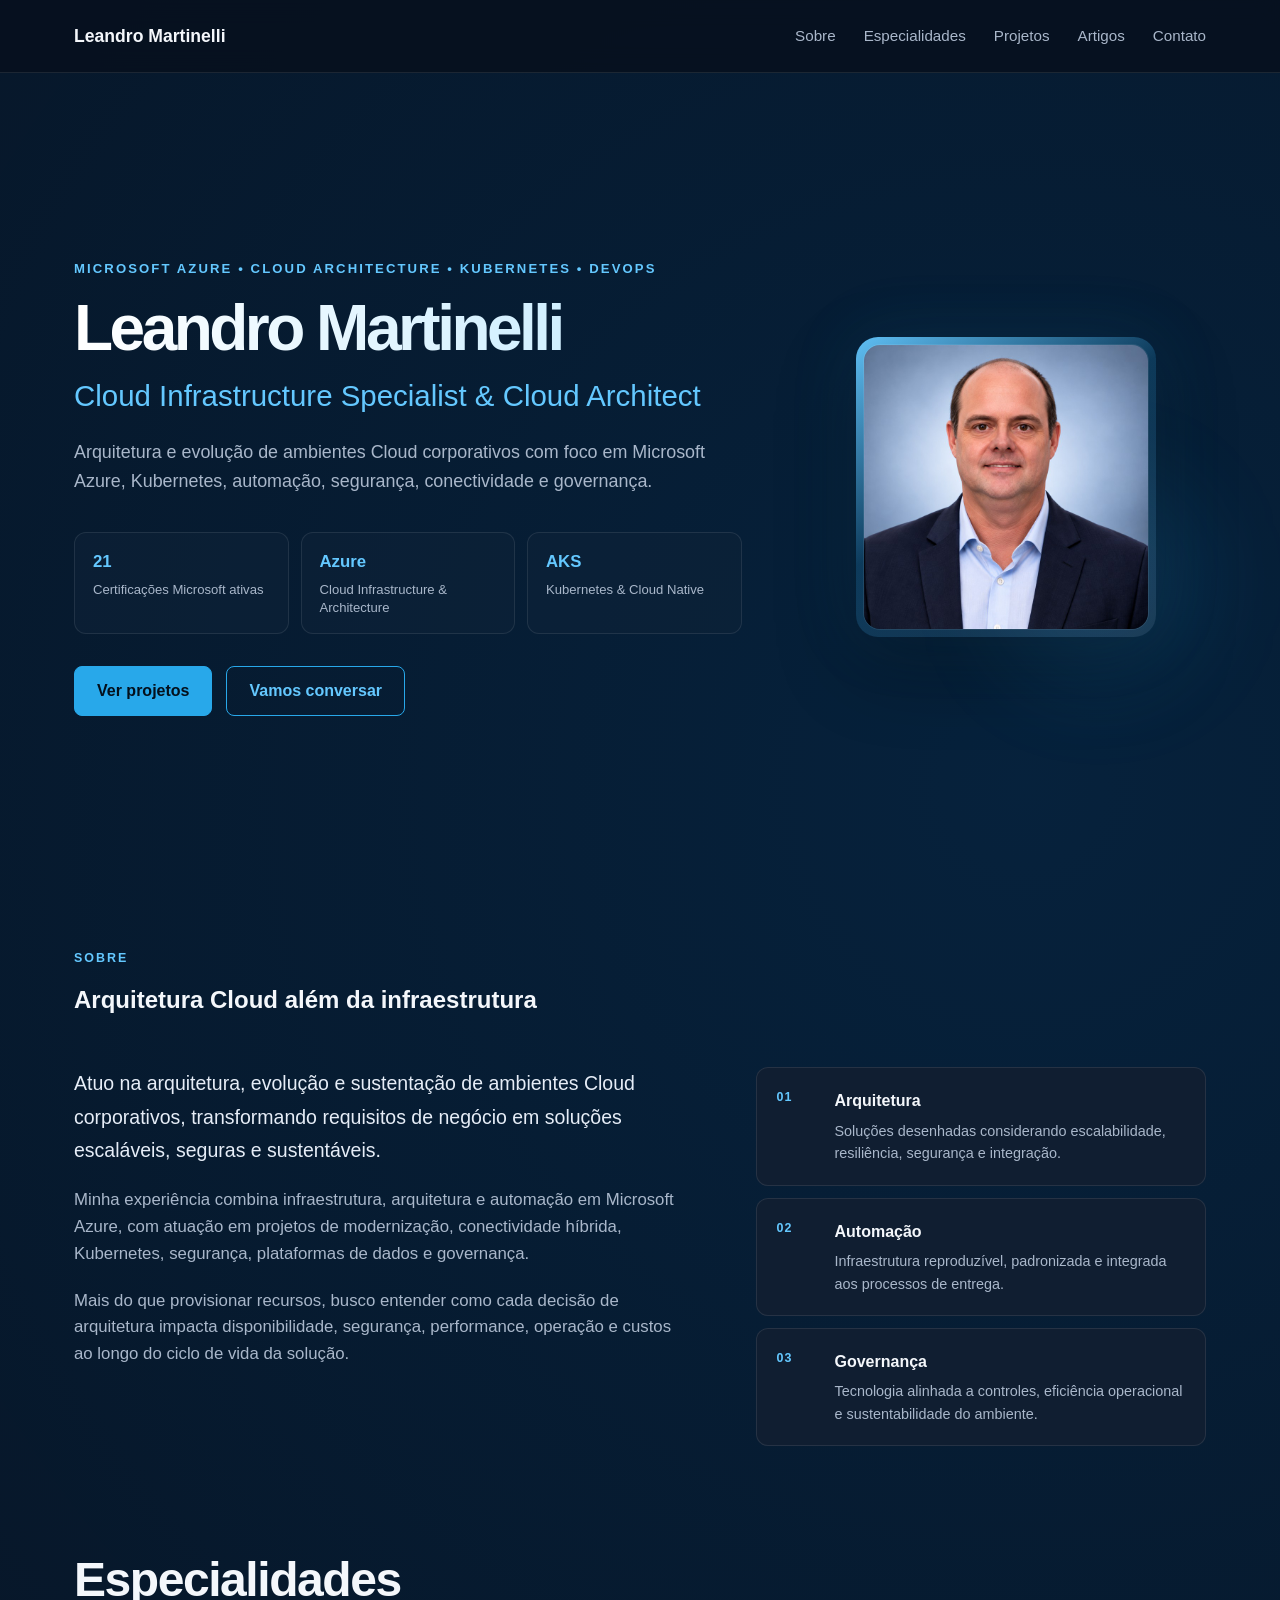
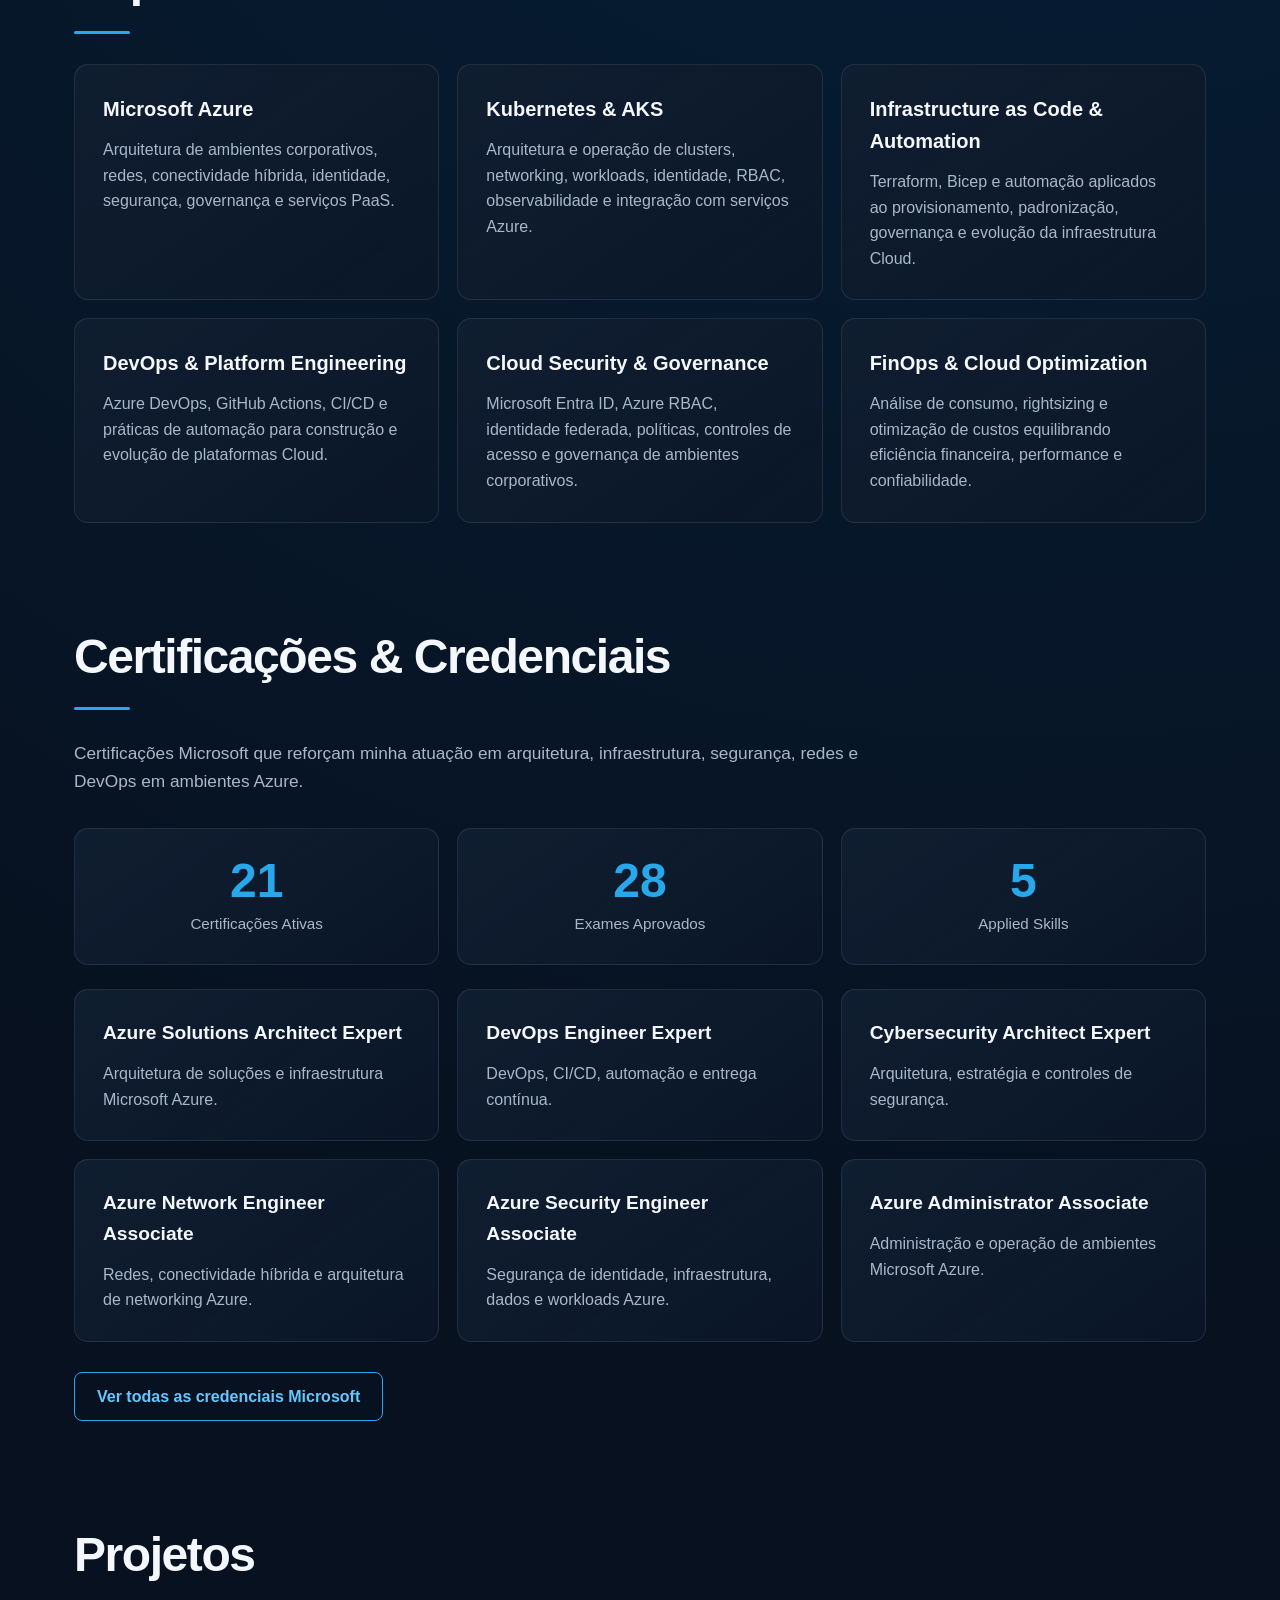
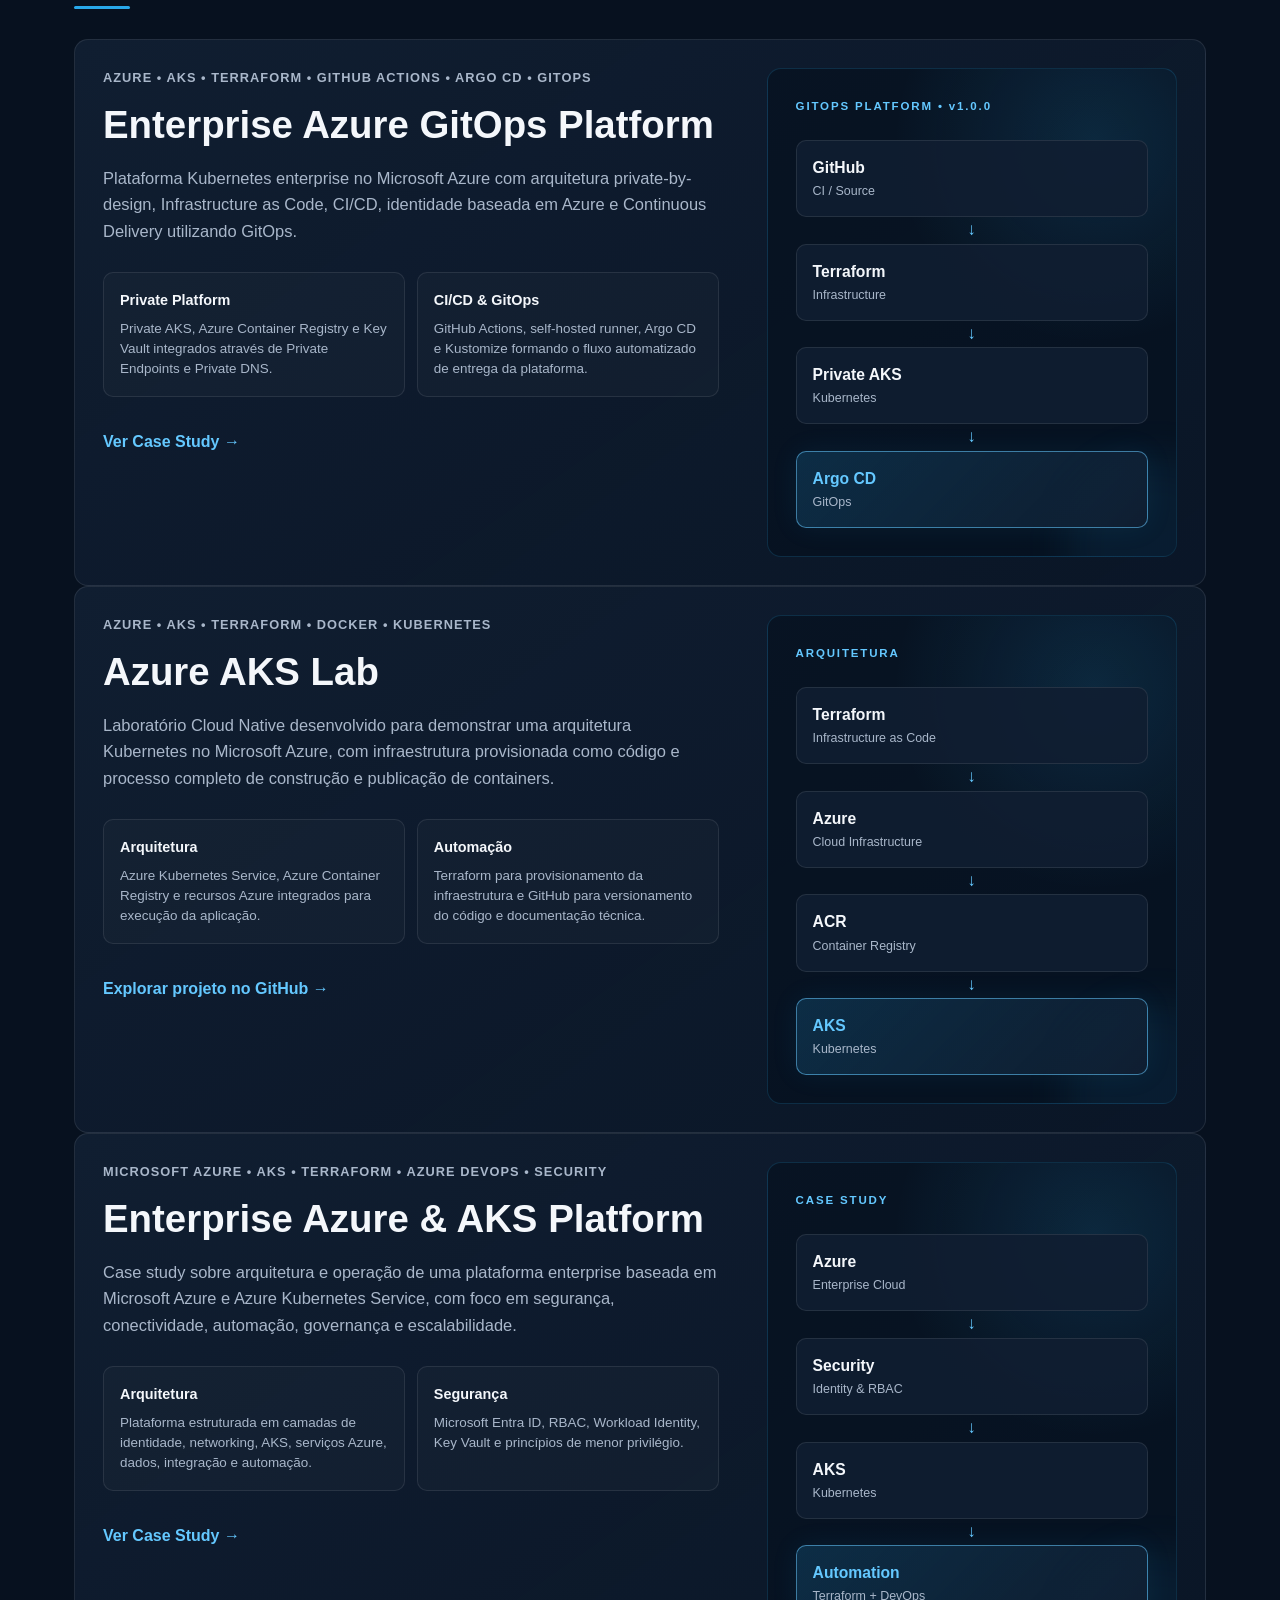
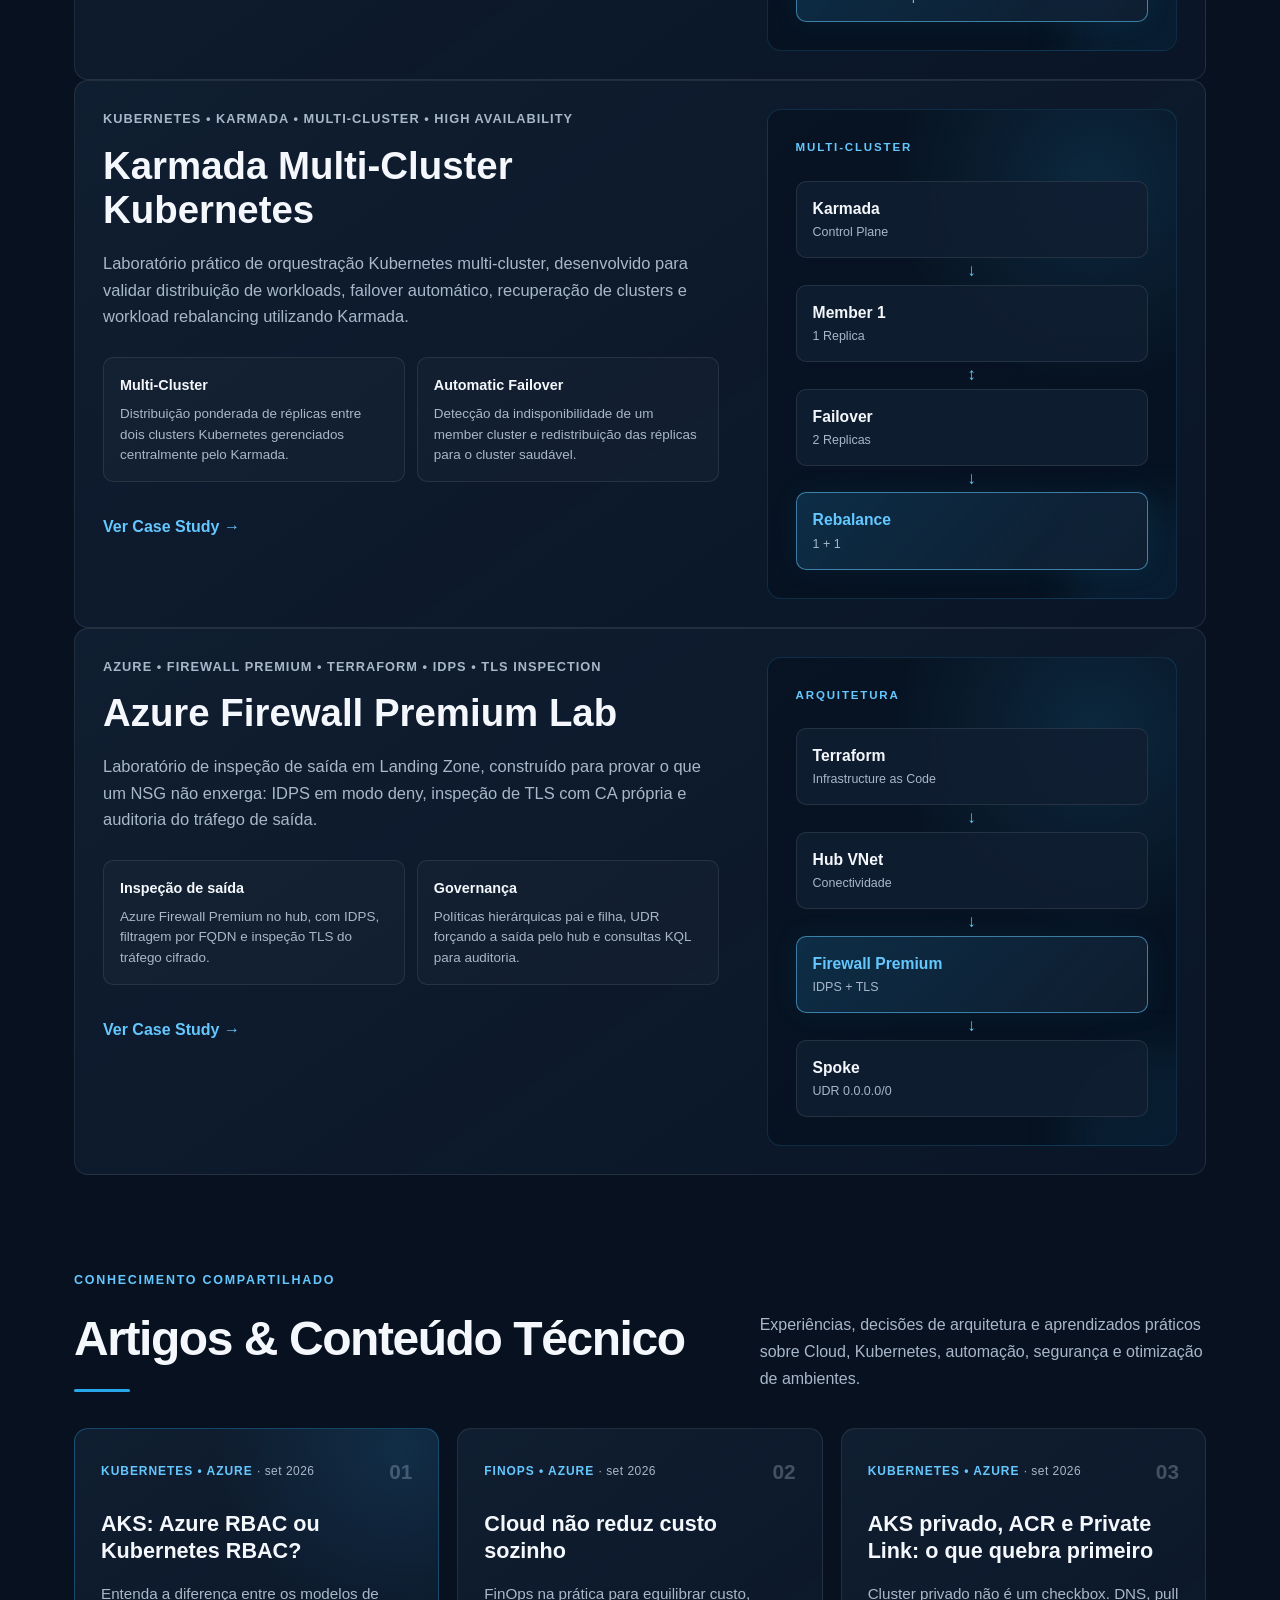
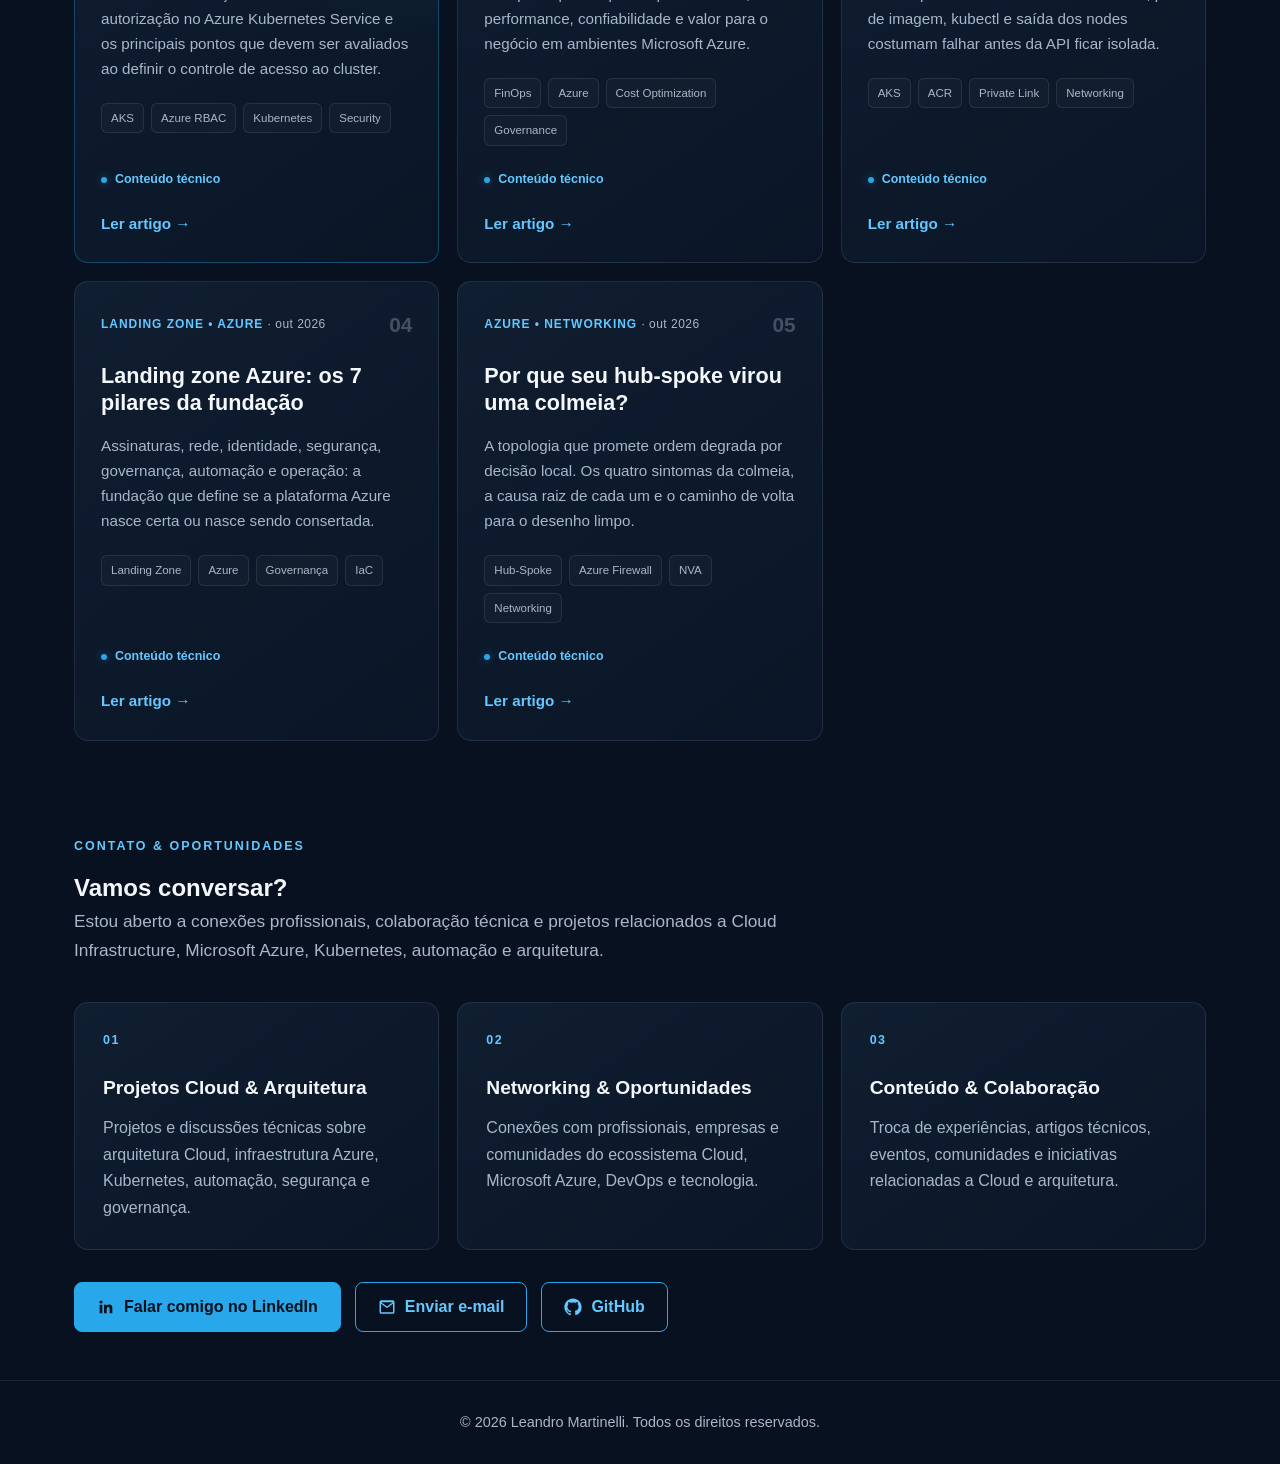
<file: index.html>
<!DOCTYPE html>
<html lang="pt-BR">
<head>
  <meta charset="UTF-8">
  <meta name="viewport" content="width=device-width, initial-scale=1.0">

  <title>Leandro Martinelli | Cloud Infrastructure & Architecture</title>

  <meta
    name="description"
    content="Portfólio profissional de Leandro Martinelli sobre Cloud Infrastructure, Microsoft Azure, Kubernetes, Terraform, DevOps e Cloud Architecture."
  >

  <link rel="canonical" href="https://leandromartinelli.com.br/">

  <meta property="og:type" content="website">
  <meta property="og:locale" content="pt_BR">
  <meta property="og:site_name" content="Leandro Martinelli">
  <meta property="og:title" content="Leandro Martinelli | Cloud Infrastructure & Architecture">
  <meta
    property="og:description"
    content="Cloud Infrastructure, Microsoft Azure, Kubernetes, Terraform, DevOps, segurança e arquitetura de ambientes corporativos."
  >
  <meta property="og:url" content="https://leandromartinelli.com.br/">

  <meta name="twitter:card" content="summary_large_image">
  <meta name="twitter:title" content="Leandro Martinelli | Cloud Infrastructure & Architecture">
  <meta
    name="twitter:description"
    content="Cloud Infrastructure, Microsoft Azure, Kubernetes, Terraform, DevOps, segurança e arquitetura de ambientes corporativos."
  >

  <script type="application/ld+json">
  {
    "@context": "https://schema.org",
    "@type": "Person",
    "name": "Leandro Martinelli",
    "url": "https://leandromartinelli.com.br/",
    "jobTitle": "Cloud Infrastructure Specialist",
    "sameAs": [
      "https://www.linkedin.com/in/leandro-martinelli/",
      "https://github.com/leandromartinelli-cloud"
    ],
    "knowsAbout": [
      "Cloud Infrastructure",
      "Cloud Architecture",
      "Microsoft Azure",
      "Kubernetes",
      "Azure Kubernetes Service (AKS)",
      "Terraform",
      "DevOps",
      "Cloud Security",
      "FinOps"
    ]
  }
  </script>
  <link rel="stylesheet" href="styles.css?v=20261029">
  <link rel="icon" type="image/png" href="assets/images/favicon.png">
</head>

<body>

  <header>
    <nav>
      <a href="#inicio">Leandro Martinelli</a>

      <button
          class="nav-toggle"
          type="button"
          aria-label="Abrir menu"
          aria-expanded="false"
          aria-controls="nav-menu"
        >
          <span class="nav-toggle-icon"></span>
        </button>
<div id="nav-menu">
        <a href="#sobre">Sobre</a>
        <a href="#especialidades">Especialidades</a>
        <a href="#projetos">Projetos</a>
        <a href="#artigos">Artigos</a>
        <a href="#contato">Contato</a>
      </div>
    </nav>
  </header>

  <main>

    <section id="inicio">
      <div class="hero-content">
        <p class="hero-eyebrow">
          Microsoft Azure • Cloud Architecture • Kubernetes • DevOps
        </p>

        <h1>Leandro Martinelli</h1>

        <h2>Cloud Infrastructure Specialist & Cloud Architect</h2>

        <p class="hero-description">
          Arquitetura e evolução de ambientes Cloud corporativos com foco em
          Microsoft Azure, Kubernetes, automação, segurança, conectividade
          e governança.
        </p>

        <div class="hero-highlights">
          <div>
            <strong>21</strong>
            <span>Certificações Microsoft ativas</span>
          </div>

          <div>
            <strong>Azure</strong>
            <span>Cloud Infrastructure & Architecture</span>
          </div>

          <div>
            <strong>AKS</strong>
            <span>Kubernetes & Cloud Native</span>
          </div>
        </div>

        <div class="hero-actions">
          <a href="#projetos" class="button button-primary">
            Ver projetos
          </a>

          <a href="#contato" class="button button-secondary">
            Vamos conversar
          </a>
        </div>
      </div>

      <div class="hero-profile">
        <div class="hero-photo-wrapper">
          <img
            src="assets/images/leandro-martinelli-profile.jpg"
            alt="Foto profissional de Leandro Martinelli"
            class="hero-photo"
            width="800"
            height="800"
          >
        </div>
      </div>
    </section>

    <section id="sobre">
      <div class="about-header">
        <p class="about-eyebrow">SOBRE</p>
        <h2>Arquitetura Cloud além da infraestrutura</h2>
      </div>

      <div class="about-grid">
        <div class="about-main">
          <p class="about-lead">
            Atuo na arquitetura, evolução e sustentação de ambientes Cloud
            corporativos, transformando requisitos de negócio em soluções
            escaláveis, seguras e sustentáveis.
          </p>

          <p>
            Minha experiência combina infraestrutura, arquitetura e automação
            em Microsoft Azure, com atuação em projetos de modernização,
            conectividade híbrida, Kubernetes, segurança, plataformas de dados
            e governança.
          </p>

          <p>
            Mais do que provisionar recursos, busco entender como cada decisão
            de arquitetura impacta disponibilidade, segurança, performance,
            operação e custos ao longo do ciclo de vida da solução.
          </p>
        </div>

        <div class="about-principles">
          <article>
            <span>01</span>
            <div>
              <h3>Arquitetura</h3>
              <p>
                Soluções desenhadas considerando escalabilidade,
                resiliência, segurança e integração.
              </p>
            </div>
          </article>

          <article>
            <span>02</span>
            <div>
              <h3>Automação</h3>
              <p>
                Infraestrutura reproduzível, padronizada e integrada
                aos processos de entrega.
              </p>
            </div>
          </article>

          <article>
            <span>03</span>
            <div>
              <h3>Governança</h3>
              <p>
                Tecnologia alinhada a controles, eficiência operacional
                e sustentabilidade do ambiente.
              </p>
            </div>
          </article>
        </div>
      </div>
    </section>

    <section id="especialidades">
      <h2>Especialidades</h2>

      <div>
        <article>
          <h3>Microsoft Azure</h3>
          <p>
            Arquitetura de ambientes corporativos, redes, conectividade híbrida,
            identidade, segurança, governança e serviços PaaS.
          </p>
        </article>

        <article>
          <h3>Kubernetes & AKS</h3>
          <p>
            Arquitetura e operação de clusters, networking, workloads,
            identidade, RBAC, observabilidade e integração com serviços Azure.
          </p>
        </article>

        <article>
          <h3>Infrastructure as Code & Automation</h3>
          <p>
            Terraform, Bicep e automação aplicados ao provisionamento,
            padronização, governança e evolução da infraestrutura Cloud.
          </p>
        </article>

        <article>
          <h3>DevOps & Platform Engineering</h3>
          <p>
            Azure DevOps, GitHub Actions, CI/CD e práticas de automação
            para construção e evolução de plataformas Cloud.
          </p>
        </article>

        <article>
          <h3>Cloud Security & Governance</h3>
          <p>
            Microsoft Entra ID, Azure RBAC, identidade federada, políticas,
            controles de acesso e governança de ambientes corporativos.
          </p>
        </article>

        <article>
          <h3>FinOps & Cloud Optimization</h3>
          <p>
            Análise de consumo, rightsizing e otimização de custos equilibrando
            eficiência financeira, performance e confiabilidade.
          </p>
        </article>
      </div>
    </section>

    <section id="certificacoes">
      <h2>Certificações & Credenciais</h2>

      <p class="certifications-intro">
        Certificações Microsoft que reforçam minha atuação em arquitetura,
        infraestrutura, segurança, redes e DevOps em ambientes Azure.
      </p>

      <div class="credentials-summary">
        <div>
          <strong>21</strong>
          <span>Certificações Ativas</span>
        </div>

        <div>
          <strong>28</strong>
          <span>Exames Aprovados</span>
        </div>

        <div>
          <strong>5</strong>
          <span>Applied Skills</span>
        </div>
      </div>

      <div class="certifications-grid">
        <article>
          <h3>Azure Solutions Architect Expert</h3>
          <p>Arquitetura de soluções e infraestrutura Microsoft Azure.</p>
        </article>

        <article>
          <h3>DevOps Engineer Expert</h3>
          <p>DevOps, CI/CD, automação e entrega contínua.</p>
        </article>

        <article>
          <h3>Cybersecurity Architect Expert</h3>
          <p>Arquitetura, estratégia e controles de segurança.</p>
        </article>

        <article>
          <h3>Azure Network Engineer Associate</h3>
          <p>Redes, conectividade híbrida e arquitetura de networking Azure.</p>
        </article>

        <article>
          <h3>Azure Security Engineer Associate</h3>
          <p>Segurança de identidade, infraestrutura, dados e workloads Azure.</p>
        </article>

        <article>
          <h3>Azure Administrator Associate</h3>
          <p>Administração e operação de ambientes Microsoft Azure.</p>
        </article>
      </div>

      <div class="certifications-actions">
        <a
          href="https://learn.microsoft.com/pt-br/users/leandromartinelli/transcript/dgg94c542e8r401"
          class="button button-secondary"
          target="_blank"
          rel="noopener noreferrer"
        >
          Ver todas as credenciais Microsoft
        </a>
      </div>
    </section>

        <section id="projetos">
      <h2>Projetos</h2>

      <article class="project-card">
        <div class="project-content">
          <p class="project-tech">
            Azure • AKS • Terraform • GitHub Actions • Argo CD • GitOps
          </p>

          <h3>Enterprise Azure GitOps Platform</h3>

          <p class="project-description">
            Plataforma Kubernetes enterprise no Microsoft Azure com arquitetura
            private-by-design, Infrastructure as Code, CI/CD, identidade baseada
            em Azure e Continuous Delivery utilizando GitOps.
          </p>

          <div class="project-highlights">
            <div>
              <strong>Private Platform</strong>
              <span>
                Private AKS, Azure Container Registry e Key Vault integrados
                através de Private Endpoints e Private DNS.
              </span>
            </div>

            

            <div>
              <strong>CI/CD &amp; GitOps</strong>
              <span>
                GitHub Actions, self-hosted runner, Argo CD e Kustomize
                formando o fluxo automatizado de entrega da plataforma.
              </span>
            </div>
          </div>

          <a
            class="project-link"
            href="cases/enterprise-azure-gitops-platform.html"
          >
            Ver Case Study →
          </a>
        </div>

        <div
          class="project-architecture"
          aria-label="Arquitetura da Enterprise Azure GitOps Platform"
        >
          <span class="architecture-label">GITOPS PLATFORM • v1.0.0</span>

          <div class="architecture-flow">
            <div class="architecture-node">
              <strong>GitHub</strong>
              <span>CI / Source</span>
            </div>

            <span class="architecture-arrow">→</span>

            <div class="architecture-node">
              <strong>Terraform</strong>
              <span>Infrastructure</span>
            </div>

            <span class="architecture-arrow">→</span>

            <div class="architecture-node">
              <strong>Private AKS</strong>
              <span>Kubernetes</span>
            </div>

            <span class="architecture-arrow">→</span>

            <div class="architecture-node architecture-node-primary">
              <strong>Argo CD</strong>
              <span>GitOps</span>
            </div>
          </div>
        </div>
      </article>
      <article class="project-card">
        <div class="project-content">
          <p class="project-tech">
            Azure • AKS • Terraform • Docker • Kubernetes
          </p>

          <h3>Azure AKS Lab</h3>

          <p class="project-description">
            Laboratório Cloud Native desenvolvido para demonstrar uma arquitetura
            Kubernetes no Microsoft Azure, com infraestrutura provisionada como
            código e processo completo de construção e publicação de containers.
          </p>

          <div class="project-highlights">
            

            <div>
              <strong>Arquitetura</strong>
              <span>
                Azure Kubernetes Service, Azure Container Registry e recursos
                Azure integrados para execução da aplicação.
              </span>
            </div>

            <div>
              <strong>Automação</strong>
              <span>
                Terraform para provisionamento da infraestrutura e GitHub
                para versionamento do código e documentação técnica.
              </span>
            </div>
          </div>

          <a
            class="project-link"
            href="https://github.com/leandromartinelli-cloud/azure-aks-lab"
            target="_blank"
            rel="noopener noreferrer"
          >
            Explorar projeto no GitHub →
          </a>
        </div>

        <div class="project-architecture" aria-label="Arquitetura do Azure AKS Lab">
          <span class="architecture-label">ARQUITETURA</span>

          <div class="architecture-flow">
            <div class="architecture-node">
              <strong>Terraform</strong>
              <span>Infrastructure as Code</span>
            </div>

            <span class="architecture-arrow">→</span>

            <div class="architecture-node">
              <strong>Azure</strong>
              <span>Cloud Infrastructure</span>
            </div>

            <span class="architecture-arrow">→</span>

            <div class="architecture-node">
              <strong>ACR</strong>
              <span>Container Registry</span>
            </div>

            <span class="architecture-arrow">→</span>

            <div class="architecture-node architecture-node-primary">
              <strong>AKS</strong>
              <span>Kubernetes</span>
            </div>
          </div>
        </div>
      </article>
      <article class="project-card">
        <div class="project-content">
          <p class="project-tech">
            Microsoft Azure • AKS • Terraform • Azure DevOps • Security
          </p>

          <h3>Enterprise Azure & AKS Platform</h3>

          <p class="project-description">
            Case study sobre arquitetura e operação de uma plataforma enterprise
            baseada em Microsoft Azure e Azure Kubernetes Service, com foco em
            segurança, conectividade, automação, governança e escalabilidade.
          </p>

          <div class="project-highlights">
            <div>
              <strong>Arquitetura</strong>
              <span>
                Plataforma estruturada em camadas de identidade, networking,
                AKS, serviços Azure, dados, integração e automação.
              </span>
            </div>

            <div>
              <strong>Segurança</strong>
              <span>
                Microsoft Entra ID, RBAC, Workload Identity, Key Vault e
                princípios de menor privilégio.
              </span>
            </div>

            
          </div>

          <a
            class="project-link"
            href="cases/enterprise-azure-aks-platform.html"
          >
            Ver Case Study →
          </a>
        </div>

        <div
          class="project-architecture"
          aria-label="Arquitetura da Enterprise Azure and AKS Platform"
        >
          <span class="architecture-label">CASE STUDY</span>

          <div class="architecture-flow">
            <div class="architecture-node">
              <strong>Azure</strong>
              <span>Enterprise Cloud</span>
            </div>

            <span class="architecture-arrow">→</span>

            <div class="architecture-node">
              <strong>Security</strong>
              <span>Identity & RBAC</span>
            </div>

            <span class="architecture-arrow">→</span>

            <div class="architecture-node">
              <strong>AKS</strong>
              <span>Kubernetes</span>
            </div>

            <span class="architecture-arrow">→</span>

            <div class="architecture-node architecture-node-primary">
              <strong>Automation</strong>
              <span>Terraform + DevOps</span>
            </div>
          </div>
        </div>
      </article>

      <article class="project-card">
        <div class="project-content">
          <p class="project-tech">
            Kubernetes • Karmada • Multi-Cluster • High Availability
          </p>

          <h3>Karmada Multi-Cluster Kubernetes</h3>

          <p class="project-description">
            Laboratório prático de orquestração Kubernetes multi-cluster,
            desenvolvido para validar distribuição de workloads, failover
            automático, recuperação de clusters e workload rebalancing
            utilizando Karmada.
          </p>

          <div class="project-highlights">
            <div>
              <strong>Multi-Cluster</strong>
              <span>
                Distribuição ponderada de réplicas entre dois clusters
                Kubernetes gerenciados centralmente pelo Karmada.
              </span>
            </div>

            <div>
              <strong>Automatic Failover</strong>
              <span>
                Detecção da indisponibilidade de um member cluster e
                redistribuição das réplicas para o cluster saudável.
              </span>
            </div>

            
          </div>

          <a
            class="project-link"
            href="cases/karmada-multicluster.html"
          >
            Ver Case Study →
          </a>
        </div>

        <div
          class="project-architecture"
          aria-label="Arquitetura Kubernetes Multi-Cluster com Karmada"
        >
          <span class="architecture-label">MULTI-CLUSTER</span>

          <div class="architecture-flow">
            <div class="architecture-node">
              <strong>Karmada</strong>
              <span>Control Plane</span>
            </div>

            <span class="architecture-arrow">→</span>

            <div class="architecture-node">
              <strong>Member 1</strong>
              <span>1 Replica</span>
            </div>

            <span class="architecture-arrow">↔</span>

            <div class="architecture-node">
              <strong>Failover</strong>
              <span>2 Replicas</span>
            </div>

            <span class="architecture-arrow">→</span>

            <div class="architecture-node architecture-node-primary">
              <strong>Rebalance</strong>
              <span>1 + 1</span>
            </div>
          </div>
        </div>
      </article>
    
      <article class="project-card">
        <div class="project-content">
          <p class="project-tech">
            Azure • Firewall Premium • Terraform • IDPS • TLS Inspection
          </p>

          <h3>Azure Firewall Premium Lab</h3>

          <p class="project-description">
            Laboratório de inspeção de saída em Landing Zone, construído para
            provar o que um NSG não enxerga: IDPS em modo deny, inspeção de TLS
            com CA própria e auditoria do tráfego de saída.
          </p>

          <div class="project-highlights">
            <div>
              <strong>Inspeção de saída</strong>
              <span>
                Azure Firewall Premium no hub, com IDPS, filtragem por FQDN e
                inspeção TLS do tráfego cifrado.
              </span>
            </div>

            <div>
              <strong>Governança</strong>
              <span>
                Políticas hierárquicas pai e filha, UDR forçando a saída pelo
                hub e consultas KQL para auditoria.
              </span>
            </div>
          </div>

          <a
            class="project-link"
            href="cases/azure-firewall-premium-lab.html"
          >
            Ver Case Study →
          </a>
        </div>

        <div class="project-architecture" aria-label="Arquitetura do Azure Firewall Premium Lab">
          <span class="architecture-label">ARQUITETURA</span>

          <div class="architecture-flow">
            <div class="architecture-node">
              <strong>Terraform</strong>
              <span>Infrastructure as Code</span>
            </div>

            <span class="architecture-arrow">→</span>

            <div class="architecture-node">
              <strong>Hub VNet</strong>
              <span>Conectividade</span>
            </div>

            <span class="architecture-arrow">→</span>

            <div class="architecture-node architecture-node-primary">
              <strong>Firewall Premium</strong>
              <span>IDPS + TLS</span>
            </div>

            <span class="architecture-arrow">→</span>

            <div class="architecture-node">
              <strong>Spoke</strong>
              <span>UDR 0.0.0.0/0</span>
            </div>
          </div>
        </div>
      </article></section>

    <section id="artigos">
      <div class="content-header">
        <div>
          <p class="content-eyebrow">CONHECIMENTO COMPARTILHADO</p>
          <h2>Artigos & Conteúdo Técnico</h2>
        </div>

        <p class="content-intro">
          Experiências, decisões de arquitetura e aprendizados práticos sobre
          Cloud, Kubernetes, automação, segurança e otimização de ambientes.
        </p>
      </div>

      <div class="content-grid">
        <article class="content-card content-card-featured">
          <div class="content-card-top">
            <span class="content-category">Kubernetes • Azure <em class="content-date">· set 2026</em></span>
            <span class="content-number">01</span>
          </div>

          <h3>AKS: Azure RBAC ou Kubernetes RBAC?</h3>

          <p>
            Entenda a diferença entre os modelos de autorização no Azure
            Kubernetes Service e os principais pontos que devem ser avaliados
            ao definir o controle de acesso ao cluster.
          </p>

          <div class="content-tags">
            <span>AKS</span>
            <span>Azure RBAC</span>
            <span>Kubernetes</span>
            <span>Security</span>
          </div>

          <span class="content-status">Conteúdo técnico</span>
          <a
            class="content-link"
            href="artigos/aks-azure-rbac-vs-kubernetes-rbac.html"
          >
            Ler artigo →
          </a>
        </article>

        <article class="content-card">
          <div class="content-card-top">
            <span class="content-category">FinOps • Azure <em class="content-date">· set 2026</em></span>
            <span class="content-number">02</span>
          </div>

          <h3>Cloud não reduz custo sozinho</h3>

          <p>
            FinOps na prática para equilibrar custo, performance, confiabilidade
            e valor para o negócio em ambientes Microsoft Azure.
          </p>

          <div class="content-tags">
            <span>FinOps</span>
            <span>Azure</span>
            <span>Cost Optimization</span>
            <span>Governance</span>
          </div>

          <span class="content-status">Conteúdo técnico</span>

          <a
            class="content-link"
            href="artigos/finops-azure-otimizacao-custos.html"
          >
            Ler artigo →
          </a>
        </article>

        <article class="content-card">
          <div class="content-card-top">
            <span class="content-category">Kubernetes • Azure <em class="content-date">· set 2026</em></span>
            <span class="content-number">03</span>
          </div>

          <h3>AKS privado, ACR e Private Link: o que quebra primeiro</h3>

          <p>
            Cluster privado não é um checkbox. DNS, pull de imagem, kubectl
            e saída dos nodes costumam falhar antes da API ficar isolada.
          </p>

          <div class="content-tags">
            <span>AKS</span>
            <span>ACR</span>
            <span>Private Link</span>
            <span>Networking</span>
          </div>

          <span class="content-status">Conteúdo técnico</span>

          <a
            class="content-link"
            href="artigos/aks-privado-acr-private-link.html"
          >
            Ler artigo →
          </a>
        </article>
        <article class="content-card">
          <div class="content-card-top">
            <span class="content-category">Landing Zone • Azure <em class="content-date">· out 2026</em></span>
            <span class="content-number">04</span>
          </div>

          <h3>Landing zone Azure: os 7 pilares da fundação</h3>

          <p>
            Assinaturas, rede, identidade, segurança, governança, automação
            e operação: a fundação que define se a plataforma Azure nasce
            certa ou nasce sendo consertada.
          </p>

          <div class="content-tags">
            <span>Landing Zone</span>
            <span>Azure</span>
            <span>Governança</span>
            <span>IaC</span>
          </div>

          <span class="content-status">Conteúdo técnico</span>

          <a
            class="content-link"
            href="artigos/landing-zone-azure-7-pilares.html"
          >
            Ler artigo →
          </a>
        </article>

        <article class="content-card">
          <div class="content-card-top">
            <span class="content-category">Azure • Networking <em class="content-date">· out 2026</em></span>
            <span class="content-number">05</span>
          </div>

          <h3>Por que seu hub-spoke virou uma colmeia?</h3>

          <p>
            A topologia que promete ordem degrada por decisão local. Os quatro
            sintomas da colmeia, a causa raiz de cada um e o caminho de volta
            para o desenho limpo.
          </p>

          <div class="content-tags">
            <span>Hub-Spoke</span>
            <span>Azure Firewall</span>
            <span>NVA</span>
            <span>Networking</span>
          </div>

          <span class="content-status">Conteúdo técnico</span>

          <a
            class="content-link"
            href="artigos/hub-spoke-colmeia.html"
          >
            Ler artigo →
          </a>
        </article>
        
      </div>
    </section>

    <section id="contato">
      <div class="contact-header">
        <p class="contact-eyebrow">CONTATO & OPORTUNIDADES</p>
        <h2>Vamos conversar?</h2>

        <p class="contact-intro">
          Estou aberto a conexões profissionais, colaboração técnica e projetos
          relacionados a Cloud Infrastructure, Microsoft Azure, Kubernetes,
          automação e arquitetura.
        </p>
      </div>

      <div class="contact-grid">
        <article class="contact-card">
          <span class="contact-number">01</span>
          <h3>Projetos Cloud & Arquitetura</h3>
          <p>
            Projetos e discussões técnicas sobre arquitetura Cloud,
            infraestrutura Azure, Kubernetes, automação, segurança e governança.
          </p>
        </article>

        <article class="contact-card">
          <span class="contact-number">02</span>
          <h3>Networking & Oportunidades</h3>
          <p>
            Conexões com profissionais, empresas e comunidades do ecossistema
            Cloud, Microsoft Azure, DevOps e tecnologia.
          </p>
        </article>

        <article class="contact-card">
          <span class="contact-number">03</span>
          <h3>Conteúdo & Colaboração</h3>
          <p>
            Troca de experiências, artigos técnicos, eventos, comunidades
            e iniciativas relacionadas a Cloud e arquitetura.
          </p>
        </article>
      </div>

      <div class="contact-actions">
        <a
          href="https://www.linkedin.com/in/leandro-martinelli/"
          target="_blank"
          rel="noopener noreferrer"
          class="button button-primary"
        >
          Falar comigo no LinkedIn
        </a>

        <a
          href="mailto:leandro@leandromartinelli.com.br"
          class="button button-secondary"
        >
          Enviar e-mail
        </a>

        <a
          href="https://github.com/leandromartinelli-cloud"
          target="_blank"
          rel="noopener noreferrer"
          class="button button-secondary"
        >
          GitHub
        </a>
      </div>
    </section>

  </main>

  <footer>
    <p>© 2026 Leandro Martinelli. Todos os direitos reservados.</p>
  </footer>

  

  
  <script src="assets/js/main.js" defer></script>

</body>
</html>
</file>
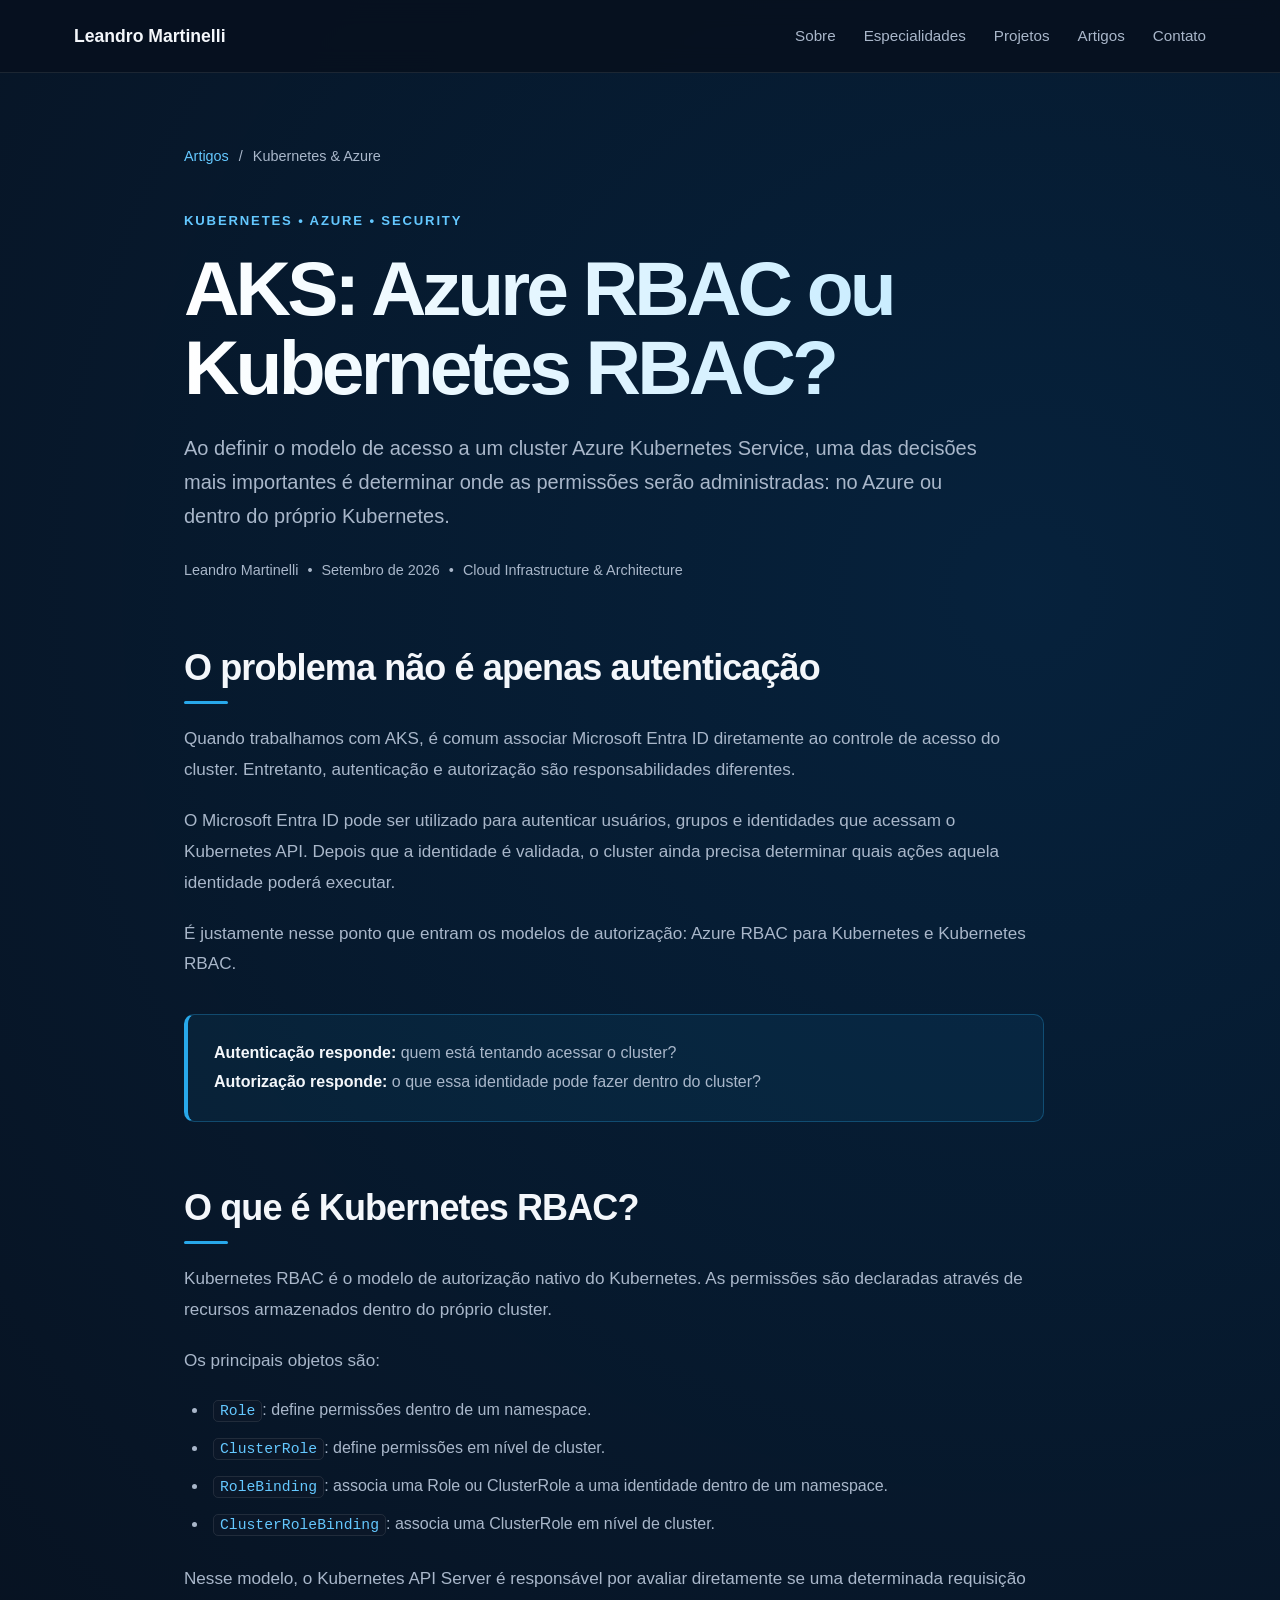
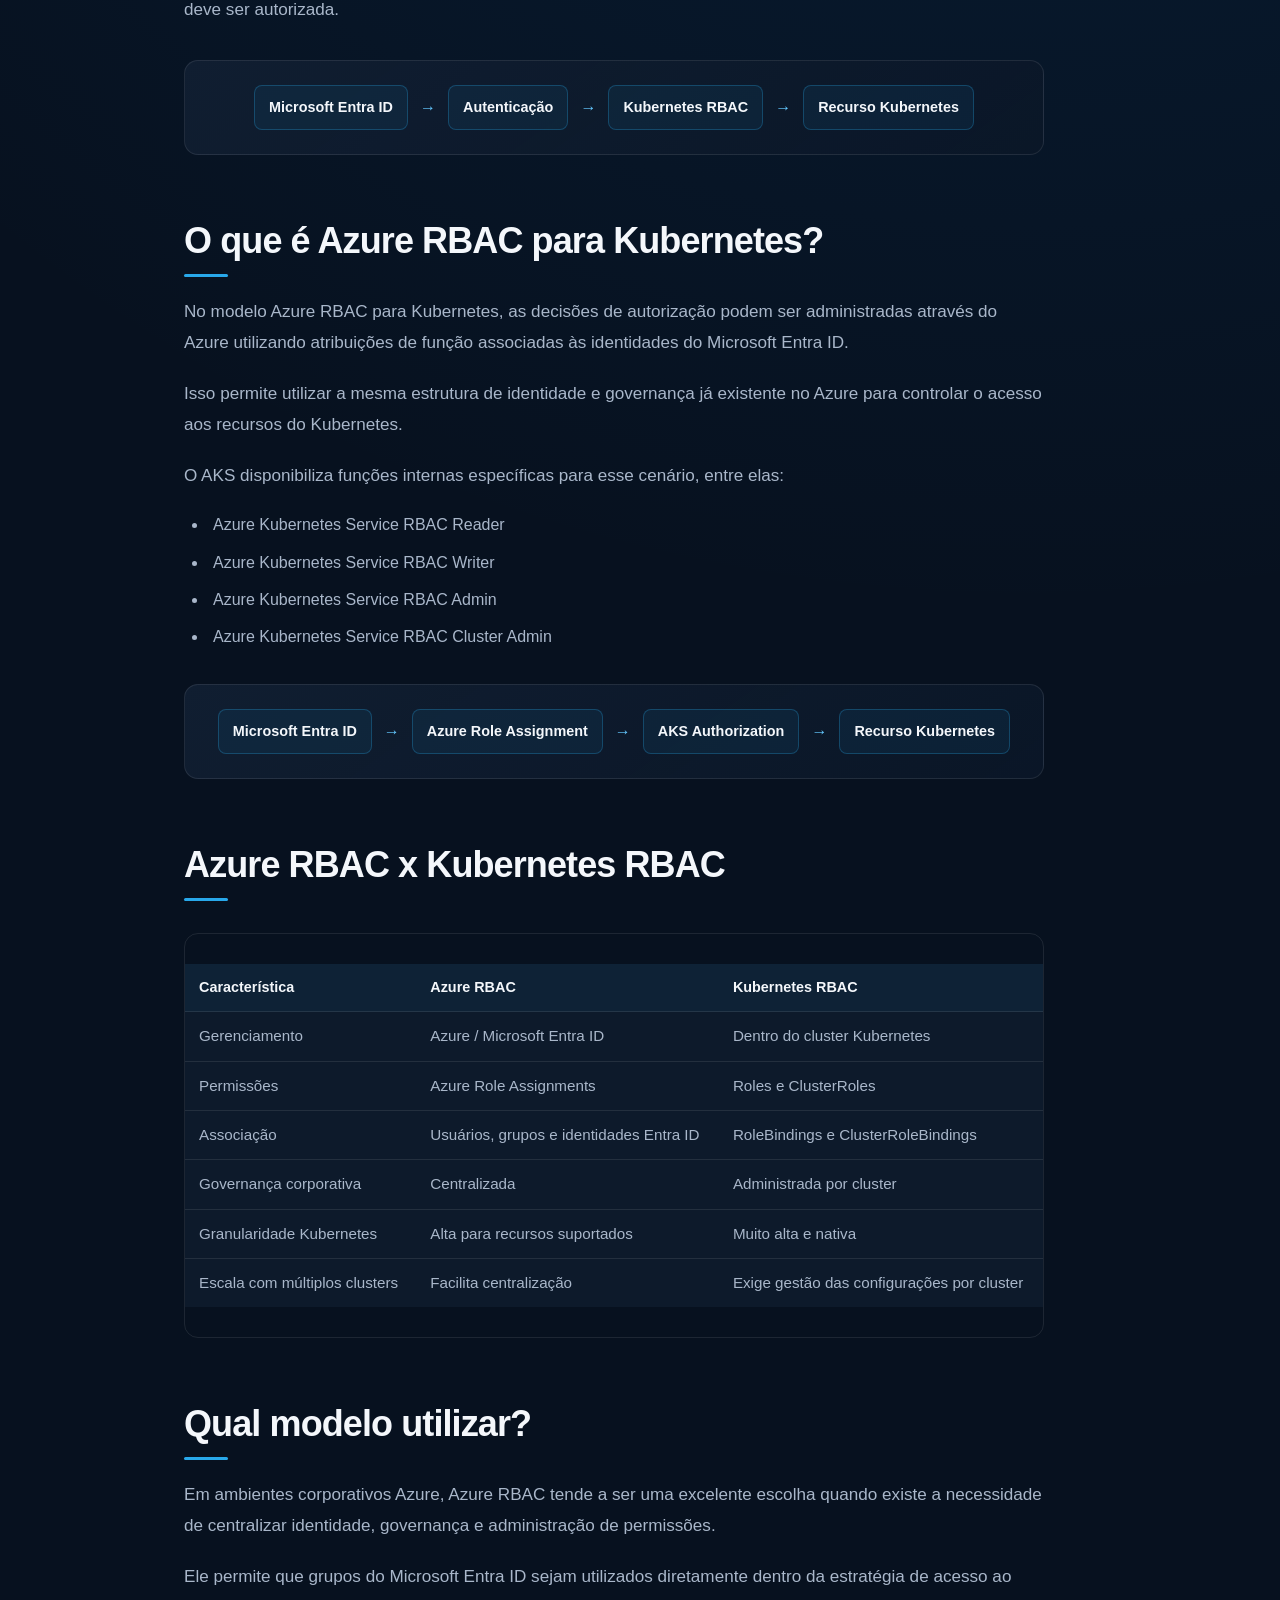
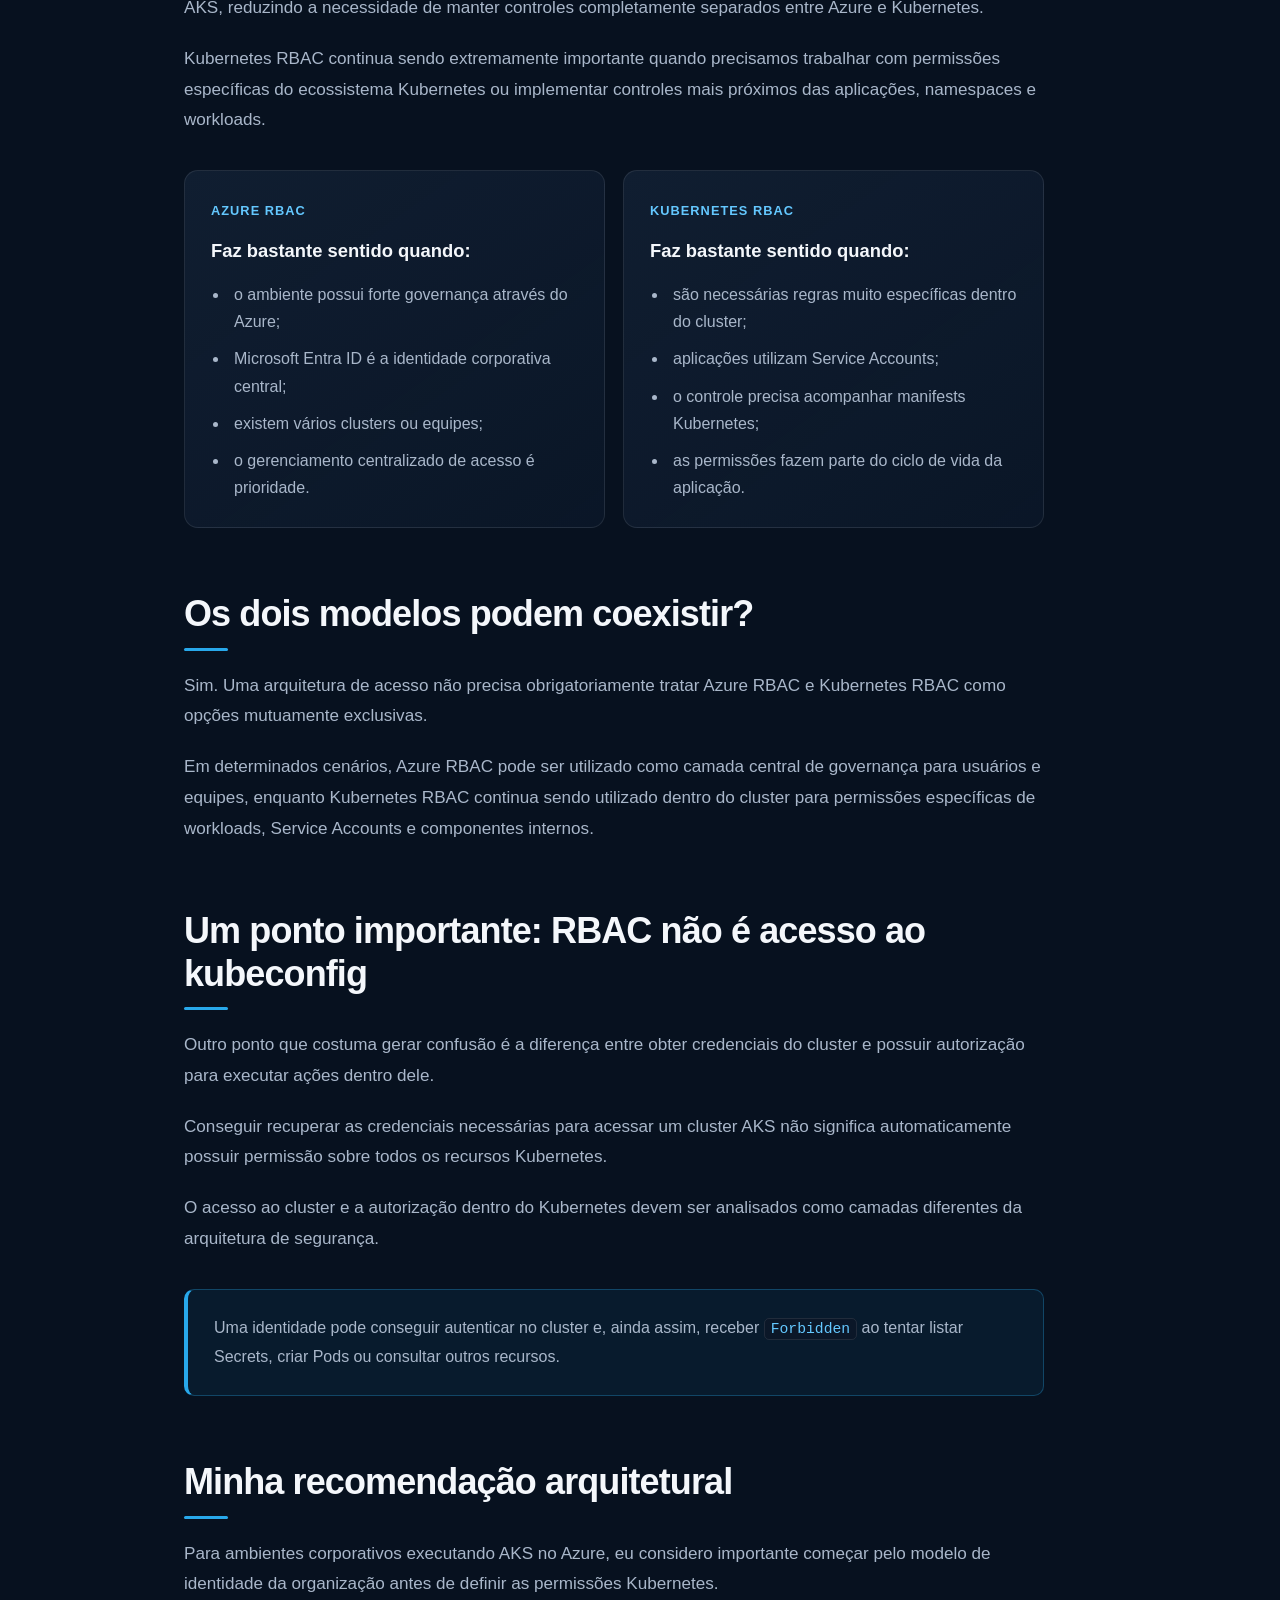
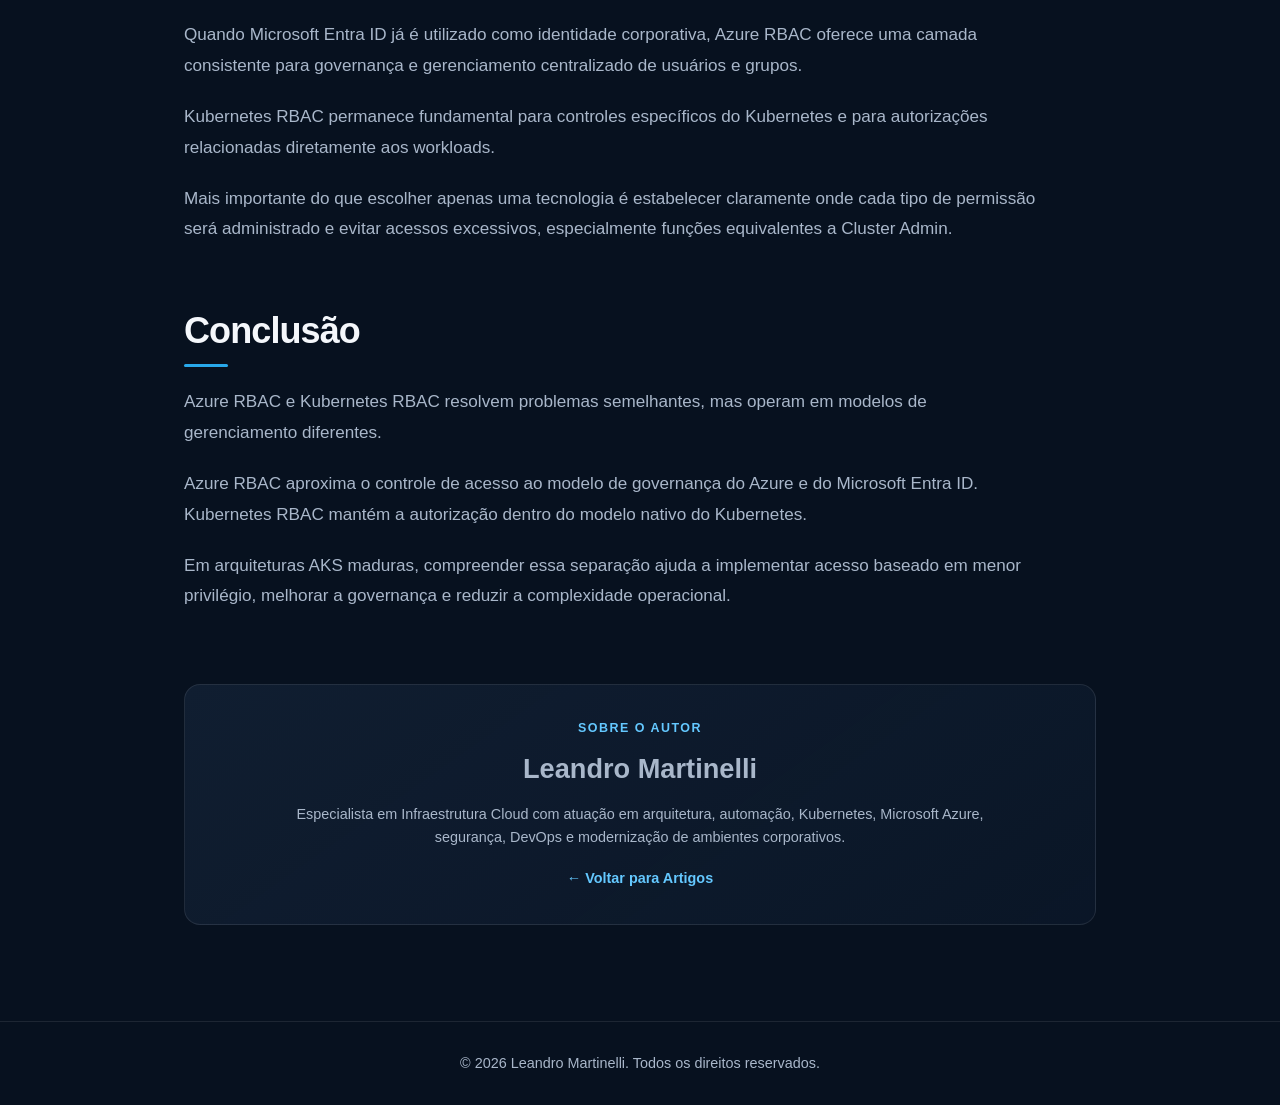
<file: artigos/aks-azure-rbac-vs-kubernetes-rbac.html>
<!DOCTYPE html>
<html lang="pt-BR">
<head>
  <meta charset="UTF-8">
  <meta name="viewport" content="width=device-width, initial-scale=1.0">

  <title>AKS: Azure RBAC ou Kubernetes RBAC? | Leandro Martinelli</title>

  <meta
    name="description"
    content="Entenda as diferenças entre Azure RBAC e Kubernetes RBAC no Azure Kubernetes Service (AKS), quando utilizar cada modelo e quais pontos avaliar em ambientes corporativos."
  >

  <link
    rel="canonical"
    href="https://leandromartinelli.com.br/artigos/aks-azure-rbac-vs-kubernetes-rbac.html"
  >

  <meta property="og:type" content="article">
  <meta property="og:locale" content="pt_BR">
  <meta property="og:site_name" content="Leandro Martinelli">
  <meta property="og:title" content="AKS: Azure RBAC ou Kubernetes RBAC?">
  <meta
    property="og:description"
    content="Entenda as diferenças entre Azure RBAC e Kubernetes RBAC no AKS e os principais pontos para definir o modelo de autorização em ambientes corporativos."
  >
  <meta
    property="og:url"
    content="https://leandromartinelli.com.br/artigos/aks-azure-rbac-vs-kubernetes-rbac.html"
  >

  <meta
    property="og:image"
    content="https://leandromartinelli.com.br/assets/images/aks-azure-rbac-vs-kubernetes-rbac-og.jpg"
  >
  <meta
    property="og:image:alt"
    content="AKS: Azure RBAC ou Kubernetes RBAC? — Leandro Martinelli"
  >
  <meta property="og:image:width" content="1200">
  <meta property="og:image:height" content="630">

  <meta property="article:author" content="Leandro Martinelli">
  <meta property="article:published_time" content="2026-09-13">
  <meta property="article:section" content="Cloud Infrastructure">
  <meta property="article:tag" content="Microsoft Azure">
  <meta property="article:tag" content="AKS">
  <meta property="article:tag" content="Kubernetes">
  <meta property="article:tag" content="Azure RBAC">

  <meta name="twitter:card" content="summary_large_image">
  <meta
    name="twitter:image"
    content="https://leandromartinelli.com.br/assets/images/aks-azure-rbac-vs-kubernetes-rbac-og.jpg"
  >
  <meta
    name="twitter:image:alt"
    content="AKS: Azure RBAC ou Kubernetes RBAC? — Leandro Martinelli"
  >
  <meta name="twitter:title" content="AKS: Azure RBAC ou Kubernetes RBAC?">
  <meta
    name="twitter:description"
    content="Entenda as diferenças entre Azure RBAC e Kubernetes RBAC no AKS e os principais pontos para definir o modelo de autorização em ambientes corporativos."
  >

  <link rel="stylesheet" href="../styles.css?v=20261026">
  <link rel="icon" type="image/png" href="../assets/images/favicon.png">
</head>

<body>

  <header>
    <nav>
      <a href="../index.html#inicio">Leandro Martinelli</a>

      <button
          class="nav-toggle"
          type="button"
          aria-label="Abrir menu"
          aria-expanded="false"
          aria-controls="nav-menu"
        >
          <span class="nav-toggle-icon"></span>
        </button>
<div id="nav-menu">
        <a href="../index.html#sobre">Sobre</a>
        <a href="../index.html#especialidades">Especialidades</a>
        <a href="../index.html#projetos">Projetos</a>
        <a href="../index.html#artigos">Artigos</a>
        <a href="../index.html#contato">Contato</a>
      </div>
    </nav>
  </header>

  <main class="article-page">

    <article class="technical-article">

      <div class="article-breadcrumb">
        <a href="../index.html#artigos">Artigos</a>
        <span>/</span>
        <span>Kubernetes & Azure</span>
      </div>

      <header class="article-header">
        <p class="article-category">Kubernetes • Azure • Security</p>

        <h1>AKS: Azure RBAC ou Kubernetes RBAC?</h1>

        <p class="article-lead">
          Ao definir o modelo de acesso a um cluster Azure Kubernetes Service,
          uma das decisões mais importantes é determinar onde as permissões
          serão administradas: no Azure ou dentro do próprio Kubernetes.
        </p>

        <div class="article-meta">
          <span>Leandro Martinelli</span>
          <span>•</span>
          <span>Setembro de 2026</span>
          <span>•</span>
          <span>Cloud Infrastructure & Architecture</span>
        </div>
      </header>

      <section class="article-content">

        <h2>O problema não é apenas autenticação</h2>

        <p>
          Quando trabalhamos com AKS, é comum associar Microsoft Entra ID
          diretamente ao controle de acesso do cluster. Entretanto,
          autenticação e autorização são responsabilidades diferentes.
        </p>

        <p>
          O Microsoft Entra ID pode ser utilizado para autenticar usuários,
          grupos e identidades que acessam o Kubernetes API. Depois que a
          identidade é validada, o cluster ainda precisa determinar quais
          ações aquela identidade poderá executar.
        </p>

        <p>
          É justamente nesse ponto que entram os modelos de autorização:
          Azure RBAC para Kubernetes e Kubernetes RBAC.
        </p>

        <div class="article-callout">
          <strong>Autenticação responde:</strong>
          quem está tentando acessar o cluster?
          <br>
          <strong>Autorização responde:</strong>
          o que essa identidade pode fazer dentro do cluster?
        </div>

        <h2>O que é Kubernetes RBAC?</h2>

        <p>
          Kubernetes RBAC é o modelo de autorização nativo do Kubernetes.
          As permissões são declaradas através de recursos armazenados
          dentro do próprio cluster.
        </p>

        <p>Os principais objetos são:</p>

        <ul>
          <li><code>Role</code>: define permissões dentro de um namespace.</li>
          <li><code>ClusterRole</code>: define permissões em nível de cluster.</li>
          <li><code>RoleBinding</code>: associa uma Role ou ClusterRole a uma identidade dentro de um namespace.</li>
          <li><code>ClusterRoleBinding</code>: associa uma ClusterRole em nível de cluster.</li>
        </ul>

        <p>
          Nesse modelo, o Kubernetes API Server é responsável por avaliar
          diretamente se uma determinada requisição deve ser autorizada.
        </p>

        <div class="article-flow">
          <span>Microsoft Entra ID</span>
          <span class="article-flow-arrow">→</span>
          <span>Autenticação</span>
          <span class="article-flow-arrow">→</span>
          <span>Kubernetes RBAC</span>
          <span class="article-flow-arrow">→</span>
          <span>Recurso Kubernetes</span>
        </div>

        <h2>O que é Azure RBAC para Kubernetes?</h2>

        <p>
          No modelo Azure RBAC para Kubernetes, as decisões de autorização
          podem ser administradas através do Azure utilizando atribuições
          de função associadas às identidades do Microsoft Entra ID.
        </p>

        <p>
          Isso permite utilizar a mesma estrutura de identidade e governança
          já existente no Azure para controlar o acesso aos recursos do
          Kubernetes.
        </p>

        <p>
          O AKS disponibiliza funções internas específicas para esse cenário,
          entre elas:
        </p>

        <ul>
          <li>Azure Kubernetes Service RBAC Reader</li>
          <li>Azure Kubernetes Service RBAC Writer</li>
          <li>Azure Kubernetes Service RBAC Admin</li>
          <li>Azure Kubernetes Service RBAC Cluster Admin</li>
        </ul>

        <div class="article-flow">
          <span>Microsoft Entra ID</span>
          <span class="article-flow-arrow">→</span>
          <span>Azure Role Assignment</span>
          <span class="article-flow-arrow">→</span>
          <span>AKS Authorization</span>
          <span class="article-flow-arrow">→</span>
          <span>Recurso Kubernetes</span>
        </div>

        <h2>Azure RBAC x Kubernetes RBAC</h2>

        <div class="article-table-wrapper">
          <table class="article-table">
            <thead>
              <tr>
                <th>Característica</th>
                <th>Azure RBAC</th>
                <th>Kubernetes RBAC</th>
              </tr>
            </thead>

            <tbody>
              <tr>
                <td>Gerenciamento</td>
                <td>Azure / Microsoft Entra ID</td>
                <td>Dentro do cluster Kubernetes</td>
              </tr>

              <tr>
                <td>Permissões</td>
                <td>Azure Role Assignments</td>
                <td>Roles e ClusterRoles</td>
              </tr>

              <tr>
                <td>Associação</td>
                <td>Usuários, grupos e identidades Entra ID</td>
                <td>RoleBindings e ClusterRoleBindings</td>
              </tr>

              <tr>
                <td>Governança corporativa</td>
                <td>Centralizada</td>
                <td>Administrada por cluster</td>
              </tr>

              <tr>
                <td>Granularidade Kubernetes</td>
                <td>Alta para recursos suportados</td>
                <td>Muito alta e nativa</td>
              </tr>

              <tr>
                <td>Escala com múltiplos clusters</td>
                <td>Facilita centralização</td>
                <td>Exige gestão das configurações por cluster</td>
              </tr>
            </tbody>
          </table>
        </div>

        <h2>Qual modelo utilizar?</h2>

        <p>
          Em ambientes corporativos Azure, Azure RBAC tende a ser uma
          excelente escolha quando existe a necessidade de centralizar
          identidade, governança e administração de permissões.
        </p>

        <p>
          Ele permite que grupos do Microsoft Entra ID sejam utilizados
          diretamente dentro da estratégia de acesso ao AKS, reduzindo a
          necessidade de manter controles completamente separados entre
          Azure e Kubernetes.
        </p>

        <p>
          Kubernetes RBAC continua sendo extremamente importante quando
          precisamos trabalhar com permissões específicas do ecossistema
          Kubernetes ou implementar controles mais próximos das aplicações,
          namespaces e workloads.
        </p>

        <div class="article-decision-grid">

          <div class="article-decision-card">
            <span>Azure RBAC</span>

            <h3>Faz bastante sentido quando:</h3>

            <ul>
              <li>o ambiente possui forte governança através do Azure;</li>
              <li>Microsoft Entra ID é a identidade corporativa central;</li>
              <li>existem vários clusters ou equipes;</li>
              <li>o gerenciamento centralizado de acesso é prioridade.</li>
            </ul>
          </div>

          <div class="article-decision-card">
            <span>Kubernetes RBAC</span>

            <h3>Faz bastante sentido quando:</h3>

            <ul>
              <li>são necessárias regras muito específicas dentro do cluster;</li>
              <li>aplicações utilizam Service Accounts;</li>
              <li>o controle precisa acompanhar manifests Kubernetes;</li>
              <li>as permissões fazem parte do ciclo de vida da aplicação.</li>
            </ul>
          </div>

        </div>

        <h2>Os dois modelos podem coexistir?</h2>

        <p>
          Sim. Uma arquitetura de acesso não precisa obrigatoriamente tratar
          Azure RBAC e Kubernetes RBAC como opções mutuamente exclusivas.
        </p>

        <p>
          Em determinados cenários, Azure RBAC pode ser utilizado como camada
          central de governança para usuários e equipes, enquanto Kubernetes
          RBAC continua sendo utilizado dentro do cluster para permissões
          específicas de workloads, Service Accounts e componentes internos.
        </p>

        <h2>Um ponto importante: RBAC não é acesso ao kubeconfig</h2>

        <p>
          Outro ponto que costuma gerar confusão é a diferença entre obter
          credenciais do cluster e possuir autorização para executar ações
          dentro dele.
        </p>

        <p>
          Conseguir recuperar as credenciais necessárias para acessar um
          cluster AKS não significa automaticamente possuir permissão sobre
          todos os recursos Kubernetes.
        </p>

        <p>
          O acesso ao cluster e a autorização dentro do Kubernetes devem ser
          analisados como camadas diferentes da arquitetura de segurança.
        </p>

        <div class="article-callout">
          Uma identidade pode conseguir autenticar no cluster e, ainda assim,
          receber <code>Forbidden</code> ao tentar listar Secrets, criar Pods
          ou consultar outros recursos.
        </div>

        <h2>Minha recomendação arquitetural</h2>

        <p>
          Para ambientes corporativos executando AKS no Azure, eu considero
          importante começar pelo modelo de identidade da organização antes
          de definir as permissões Kubernetes.
        </p>

        <p>
          Quando Microsoft Entra ID já é utilizado como identidade corporativa,
          Azure RBAC oferece uma camada consistente para governança e
          gerenciamento centralizado de usuários e grupos.
        </p>

        <p>
          Kubernetes RBAC permanece fundamental para controles específicos
          do Kubernetes e para autorizações relacionadas diretamente aos
          workloads.
        </p>

        <p>
          Mais importante do que escolher apenas uma tecnologia é estabelecer
          claramente onde cada tipo de permissão será administrado e evitar
          acessos excessivos, especialmente funções equivalentes a
          Cluster Admin.
        </p>

        <h2>Conclusão</h2>

        <p>
          Azure RBAC e Kubernetes RBAC resolvem problemas semelhantes, mas
          operam em modelos de gerenciamento diferentes.
        </p>

        <p>
          Azure RBAC aproxima o controle de acesso ao modelo de governança
          do Azure e do Microsoft Entra ID. Kubernetes RBAC mantém a
          autorização dentro do modelo nativo do Kubernetes.
        </p>

        <p>
          Em arquiteturas AKS maduras, compreender essa separação ajuda a
          implementar acesso baseado em menor privilégio, melhorar a
          governança e reduzir a complexidade operacional.
        </p>

      </section>

      <footer class="article-author">
        <p class="article-author-label">Sobre o autor</p>

        <h2>Leandro Martinelli</h2>

        <p>
          Especialista em Infraestrutura Cloud com atuação em arquitetura,
          automação, Kubernetes, Microsoft Azure, segurança, DevOps e
          modernização de ambientes corporativos.
        </p>

        <a href="../index.html#artigos">← Voltar para Artigos</a>
      </footer>

    </article>

  </main>

  <footer>
    <p>© 2026 Leandro Martinelli. Todos os direitos reservados.</p>
  </footer>

  

  
  <script src="../assets/js/main.js" defer></script>

</body>
</html>
</file>
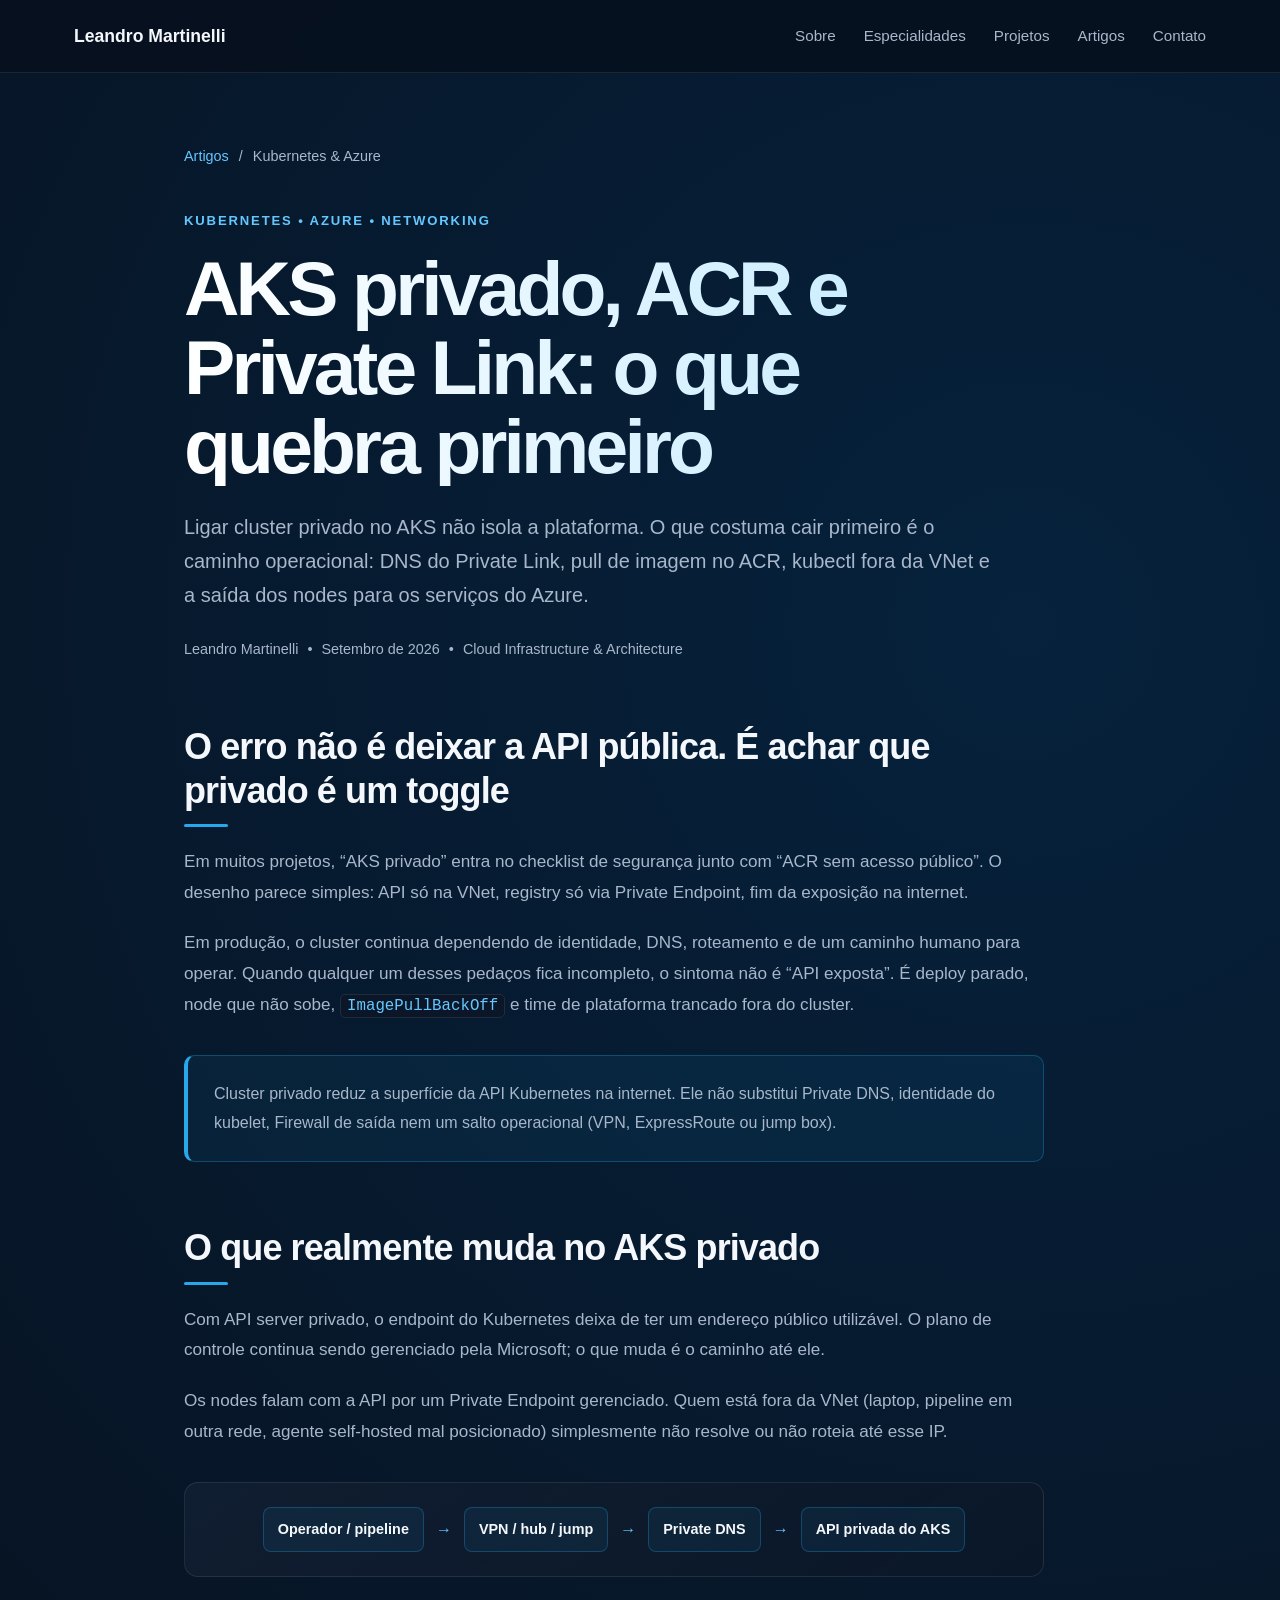
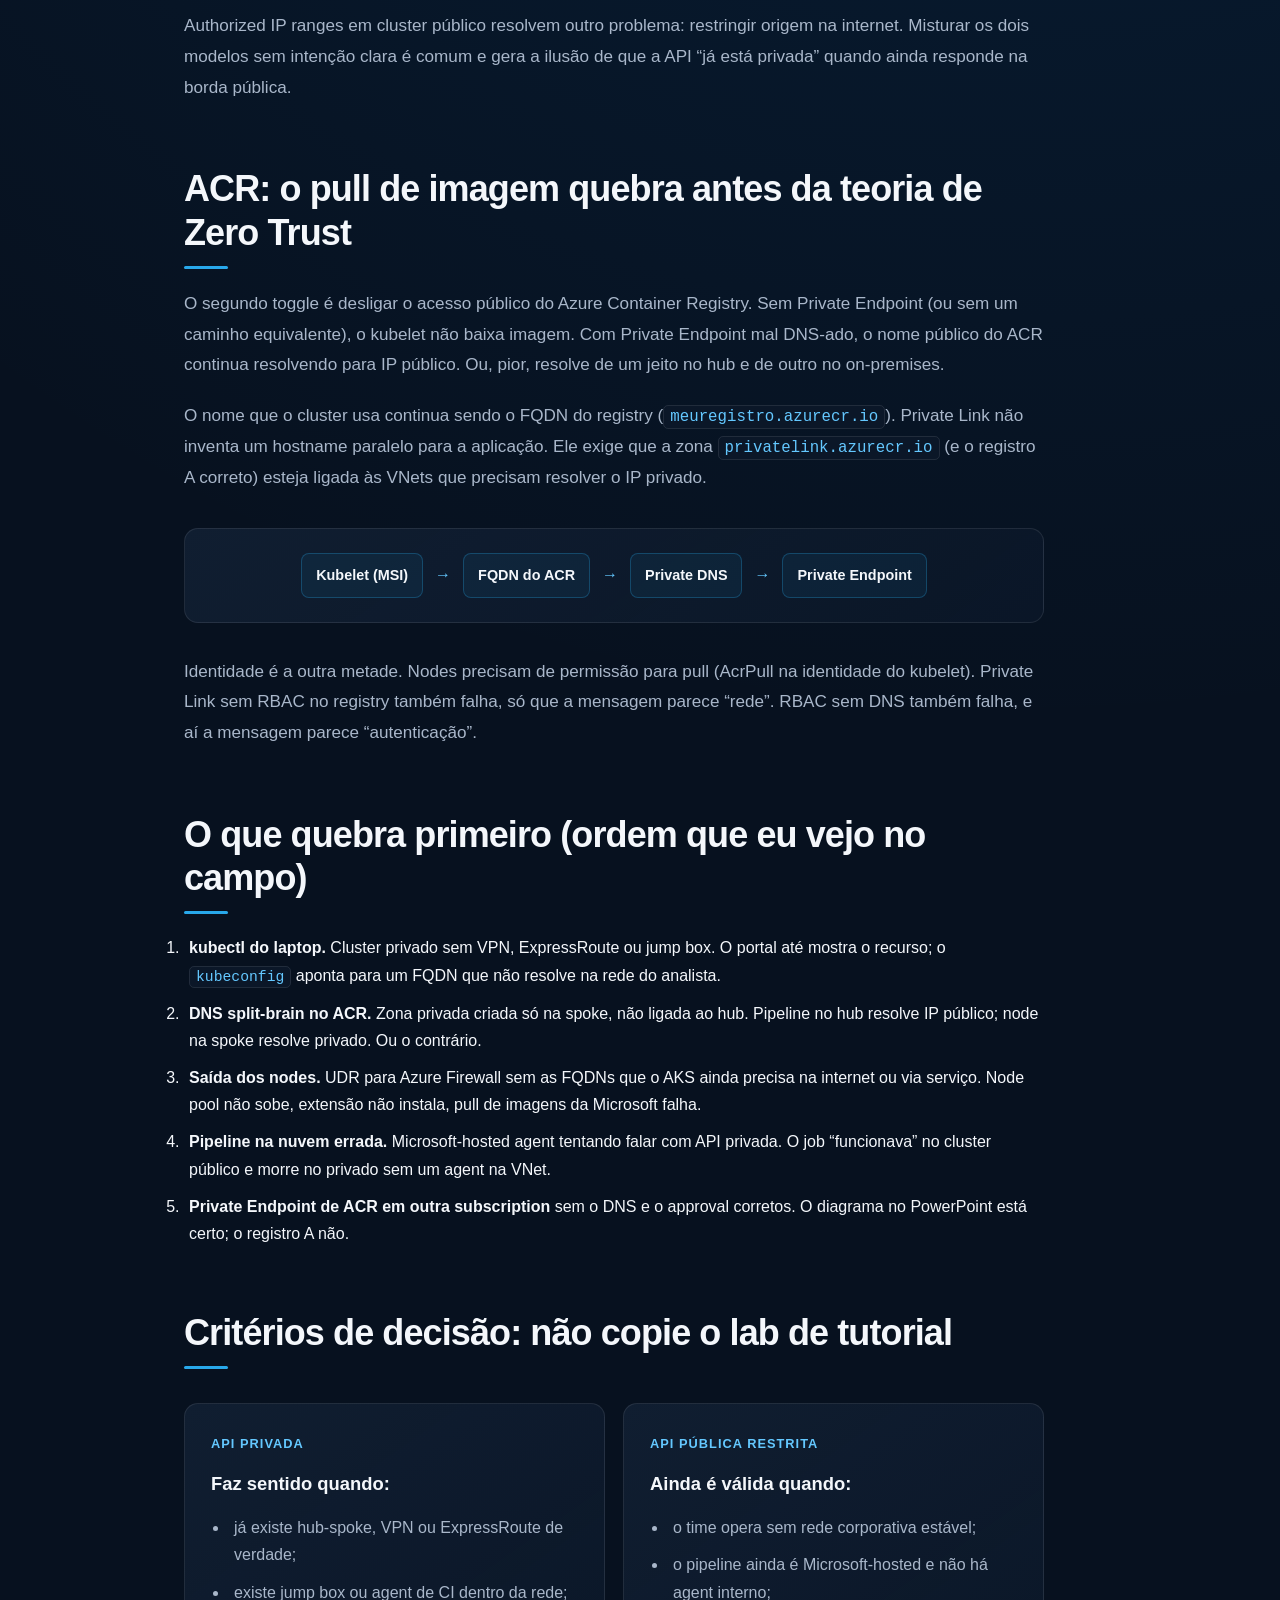
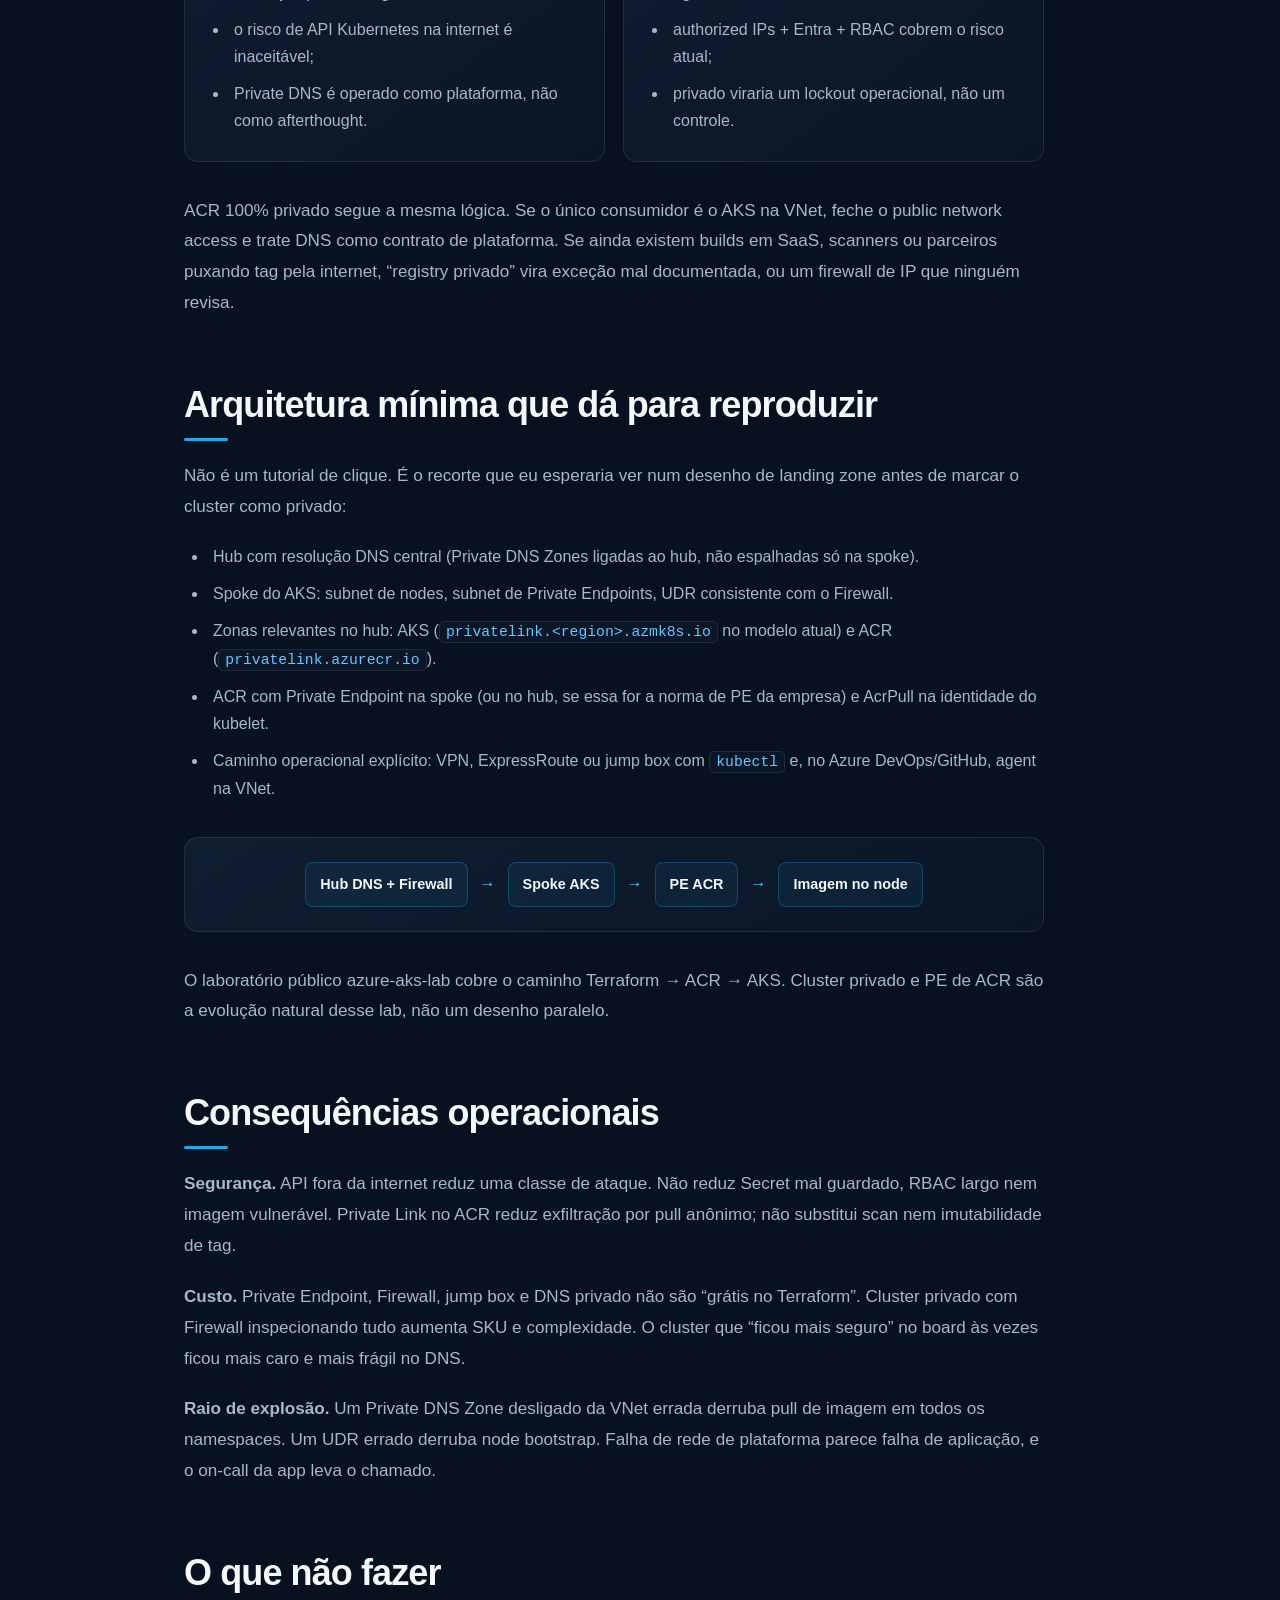
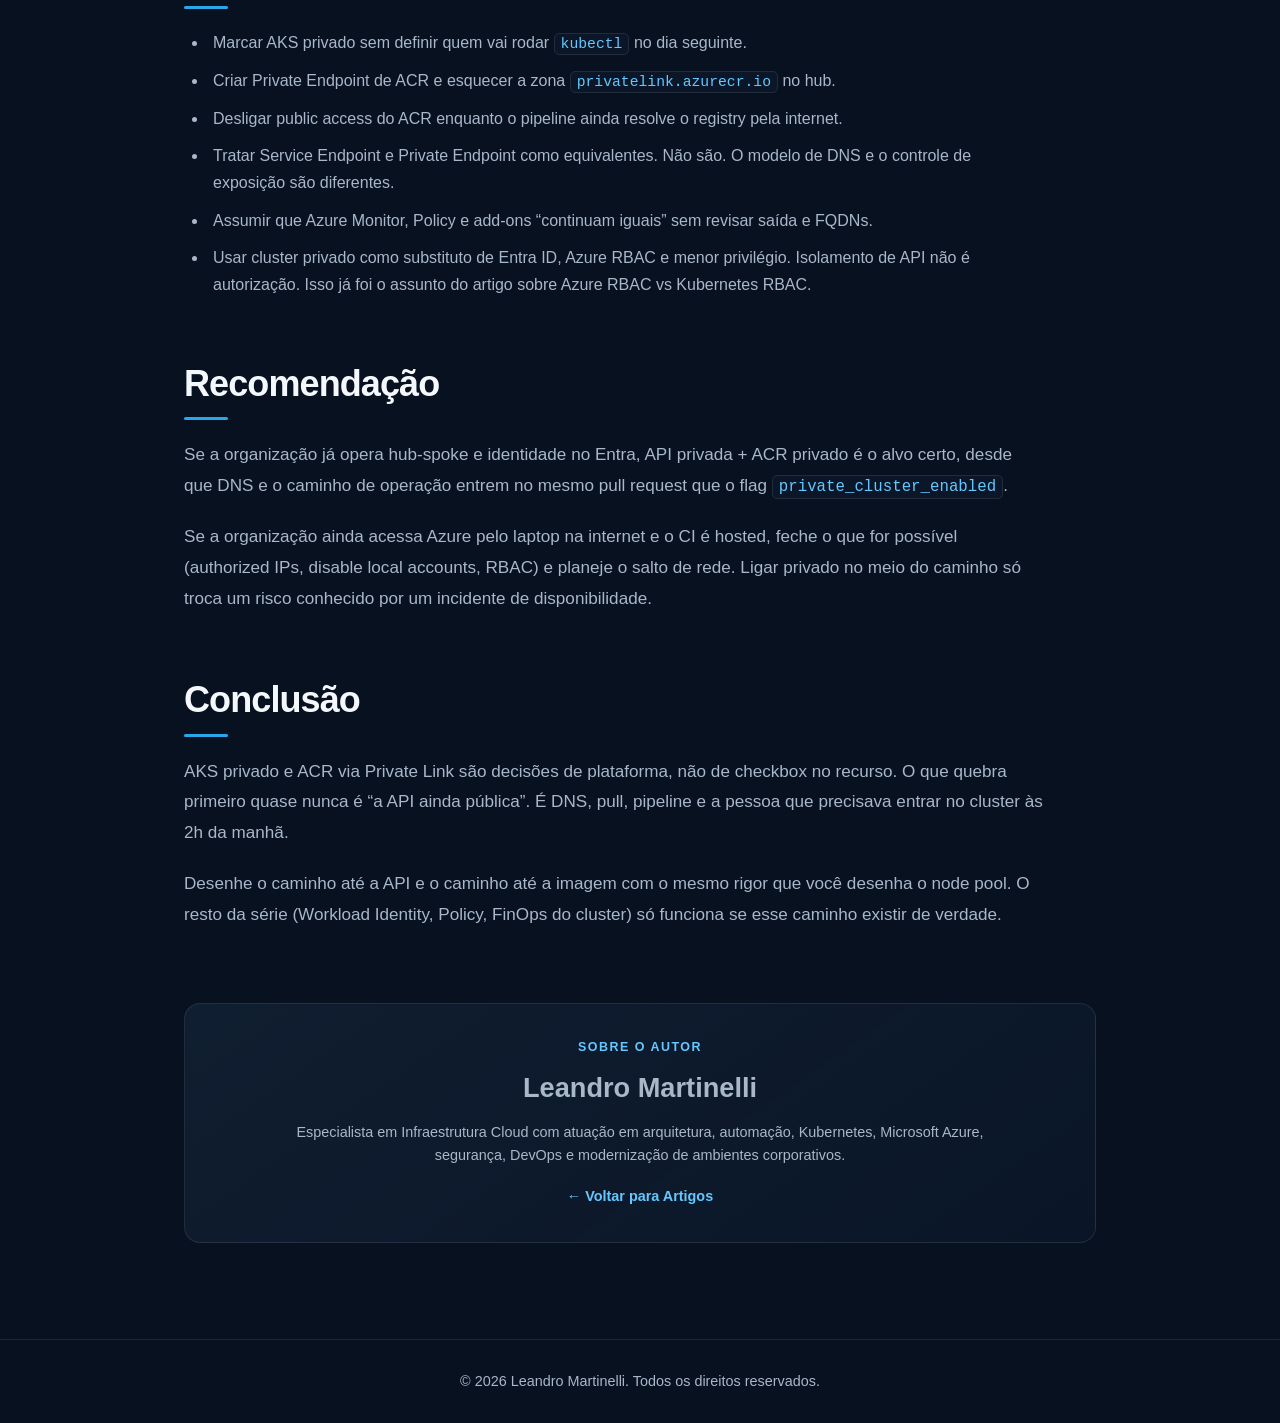
<file: artigos/aks-privado-acr-private-link.html>
<!DOCTYPE html>
<html lang="pt-BR">
<head>
  <meta charset="UTF-8">
  <meta name="viewport" content="width=device-width, initial-scale=1.0">

  <title>AKS privado, ACR e Private Link: o que quebra primeiro | Leandro Martinelli</title>

  <meta
    name="description"
    content="O que realmente quebra quando o AKS e o ACR saem da internet: DNS de Private Link, pull de imagem, kubectl, Firewall e o hábito de tratar cluster privado como um checkbox."
  >

  <link
    rel="canonical"
    href="https://leandromartinelli.com.br/artigos/aks-privado-acr-private-link.html"
  >

  <meta property="og:type" content="article">
  <meta property="og:locale" content="pt_BR">
  <meta property="og:site_name" content="Leandro Martinelli">
  <meta property="og:title" content="AKS privado, ACR e Private Link: o que quebra primeiro">
  <meta
    property="og:description"
    content="Cluster privado não é um checkbox. DNS, pull de imagem, kubectl e saída para o Azure costumam falhar antes da API ficar realmente isolada."
  >
  <meta
    property="og:url"
    content="https://leandromartinelli.com.br/artigos/aks-privado-acr-private-link.html"
  >

  <meta property="article:author" content="Leandro Martinelli">
  <meta property="article:published_time" content="2026-09-29">
  <meta property="article:section" content="Cloud Infrastructure">
  <meta property="article:tag" content="Microsoft Azure">
  <meta property="article:tag" content="AKS">
  <meta property="article:tag" content="Azure Container Registry">
  <meta property="article:tag" content="Private Link">

  <meta name="twitter:card" content="summary">
  <meta name="twitter:title" content="AKS privado, ACR e Private Link: o que quebra primeiro">
  <meta
    name="twitter:description"
    content="DNS, pull de imagem, kubectl e Firewall: onde um AKS privado realmente falha em produção."
  >

  <link rel="stylesheet" href="../styles.css?v=20261026">
  <link rel="icon" type="image/png" href="../assets/images/favicon.png">
</head>

<body>

  <header>
    <nav>
      <a href="../index.html#inicio">Leandro Martinelli</a>

      <button
          class="nav-toggle"
          type="button"
          aria-label="Abrir menu"
          aria-expanded="false"
          aria-controls="nav-menu"
        >
          <span class="nav-toggle-icon"></span>
        </button>
<div id="nav-menu">
        <a href="../index.html#sobre">Sobre</a>
        <a href="../index.html#especialidades">Especialidades</a>
        <a href="../index.html#projetos">Projetos</a>
        <a href="../index.html#artigos">Artigos</a>
        <a href="../index.html#contato">Contato</a>
      </div>
    </nav>
  </header>

  <main class="article-page">

    <article class="technical-article">

      <div class="article-breadcrumb">
        <a href="../index.html#artigos">Artigos</a>
        <span>/</span>
        <span>Kubernetes &amp; Azure</span>
      </div>

      <header class="article-header">
        <p class="article-category">Kubernetes • Azure • Networking</p>

        <h1>AKS privado, ACR e Private Link: o que quebra primeiro</h1>

        <p class="article-lead">
          Ligar cluster privado no AKS não isola a plataforma. O que costuma
          cair primeiro é o caminho operacional: DNS do Private Link, pull
          de imagem no ACR, kubectl fora da VNet e a saída dos nodes para
          os serviços do Azure.
        </p>

        <div class="article-meta">
          <span>Leandro Martinelli</span>
          <span>•</span>
          <span>Setembro de 2026</span>
          <span>•</span>
          <span>Cloud Infrastructure &amp; Architecture</span>
        </div>
      </header>

      <section class="article-content">

        <h2>O erro não é deixar a API pública. É achar que privado é um toggle</h2>

        <p>
          Em muitos projetos, “AKS privado” entra no checklist de segurança
          junto com “ACR sem acesso público”. O desenho parece simples: API
          só na VNet, registry só via Private Endpoint, fim da exposição
          na internet.
        </p>

        <p>
          Em produção, o cluster continua dependendo de identidade, DNS,
          roteamento e de um caminho humano para operar. Quando qualquer
          um desses pedaços fica incompleto, o sintoma não é “API exposta”.
          É deploy parado, node que não sobe, <code>ImagePullBackOff</code>
          e time de plataforma trancado fora do cluster.
        </p>

        <div class="article-callout">
          Cluster privado reduz a superfície da API Kubernetes na internet.
          Ele não substitui Private DNS, identidade do kubelet, Firewall
          de saída nem um salto operacional (VPN, ExpressRoute ou jump box).
        </div>

        <h2>O que realmente muda no AKS privado</h2>

        <p>
          Com API server privado, o endpoint do Kubernetes deixa de ter um
          endereço público utilizável. O plano de controle continua sendo
          gerenciado pela Microsoft; o que muda é o caminho até ele.
        </p>

        <p>
          Os nodes falam com a API por um Private Endpoint gerenciado.
          Quem está fora da VNet (laptop, pipeline em outra rede, agente
          self-hosted mal posicionado) simplesmente não resolve ou não
          roteia até esse IP.
        </p>

        <div class="article-flow">
          <span>Operador / pipeline</span>
          <span class="article-flow-arrow">→</span>
          <span>VPN / hub / jump</span>
          <span class="article-flow-arrow">→</span>
          <span>Private DNS</span>
          <span class="article-flow-arrow">→</span>
          <span>API privada do AKS</span>
        </div>

        <p>
          Authorized IP ranges em cluster público resolvem outro problema:
          restringir origem na internet. Misturar os dois modelos sem
          intenção clara é comum e gera a ilusão de que a API “já está
          privada” quando ainda responde na borda pública.
        </p>

        <h2>ACR: o pull de imagem quebra antes da teoria de Zero Trust</h2>

        <p>
          O segundo toggle é desligar o acesso público do Azure Container
          Registry. Sem Private Endpoint (ou sem um caminho equivalente),
          o kubelet não baixa imagem. Com Private Endpoint mal DNS-ado,
          o nome público do ACR continua resolvendo para IP público. Ou,
          pior, resolve de um jeito no hub e de outro no on-premises.
        </p>

        <p>
          O nome que o cluster usa continua sendo o FQDN do registry
          (<code>meuregistro.azurecr.io</code>). Private Link não inventa
          um hostname paralelo para a aplicação. Ele exige que a zona
          <code>privatelink.azurecr.io</code> (e o registro A correto)
          esteja ligada às VNets que precisam resolver o IP privado.
        </p>

        <div class="article-flow">
          <span>Kubelet (MSI)</span>
          <span class="article-flow-arrow">→</span>
          <span>FQDN do ACR</span>
          <span class="article-flow-arrow">→</span>
          <span>Private DNS</span>
          <span class="article-flow-arrow">→</span>
          <span>Private Endpoint</span>
        </div>

        <p>
          Identidade é a outra metade. Nodes precisam de permissão para
          pull (AcrPull na identidade do kubelet). Private Link sem RBAC
          no registry também falha, só que a mensagem parece “rede”.
          RBAC sem DNS também falha, e aí a mensagem parece “autenticação”.
        </p>

        <h2>O que quebra primeiro (ordem que eu vejo no campo)</h2>

        <ol>
          <li>
            <strong>kubectl do laptop.</strong> Cluster privado sem VPN,
            ExpressRoute ou jump box. O portal até mostra o recurso; o
            <code>kubeconfig</code> aponta para um FQDN que não resolve
            na rede do analista.
          </li>
          <li>
            <strong>DNS split-brain no ACR.</strong> Zona privada criada
            só na spoke, não ligada ao hub. Pipeline no hub resolve IP
            público; node na spoke resolve privado. Ou o contrário.
          </li>
          <li>
            <strong>Saída dos nodes.</strong> UDR para Azure Firewall
            sem as FQDNs que o AKS ainda precisa na internet ou via
            serviço. Node pool não sobe, extensão não instala, pull
            de imagens da Microsoft falha.
          </li>
          <li>
            <strong>Pipeline na nuvem errada.</strong> Microsoft-hosted
            agent tentando falar com API privada. O job “funcionava”
            no cluster público e morre no privado sem um agent na VNet.
          </li>
          <li>
            <strong>Private Endpoint de ACR em outra subscription</strong>
            sem o DNS e o approval corretos. O diagrama no PowerPoint
            está certo; o registro A não.
          </li>
        </ol>

        <h2>Critérios de decisão: não copie o lab de tutorial</h2>

        <div class="article-decision-grid">

          <div class="article-decision-card">
            <span>API privada</span>

            <h3>Faz sentido quando:</h3>

            <ul>
              <li>já existe hub-spoke, VPN ou ExpressRoute de verdade;</li>
              <li>existe jump box ou agent de CI dentro da rede;</li>
              <li>o risco de API Kubernetes na internet é inaceitável;</li>
              <li>Private DNS é operado como plataforma, não como afterthought.</li>
            </ul>
          </div>

          <div class="article-decision-card">
            <span>API pública restrita</span>

            <h3>Ainda é válida quando:</h3>

            <ul>
              <li>o time opera sem rede corporativa estável;</li>
              <li>o pipeline ainda é Microsoft-hosted e não há agent interno;</li>
              <li>authorized IPs + Entra + RBAC cobrem o risco atual;</li>
              <li>privado viraria um lockout operacional, não um controle.</li>
            </ul>
          </div>

        </div>

        <p>
          ACR 100% privado segue a mesma lógica. Se o único consumidor é
          o AKS na VNet, feche o public network access e trate DNS como
          contrato de plataforma. Se ainda existem builds em SaaS, scanners
          ou parceiros puxando tag pela internet, “registry privado” vira
          exceção mal documentada, ou um firewall de IP que ninguém
          revisa.
        </p>

        <h2>Arquitetura mínima que dá para reproduzir</h2>

        <p>
          Não é um tutorial de clique. É o recorte que eu esperaria ver
          num desenho de landing zone antes de marcar o cluster como
          privado:
        </p>

        <ul>
          <li>Hub com resolução DNS central (Private DNS Zones ligadas ao hub, não espalhadas só na spoke).</li>
          <li>Spoke do AKS: subnet de nodes, subnet de Private Endpoints, UDR consistente com o Firewall.</li>
          <li>Zonas relevantes no hub: AKS (<code>privatelink.&lt;region&gt;.azmk8s.io</code> no modelo atual) e ACR (<code>privatelink.azurecr.io</code>).</li>
          <li>ACR com Private Endpoint na spoke (ou no hub, se essa for a norma de PE da empresa) e AcrPull na identidade do kubelet.</li>
          <li>Caminho operacional explícito: VPN, ExpressRoute ou jump box com <code>kubectl</code> e, no Azure DevOps/GitHub, agent na VNet.</li>
        </ul>

        <div class="article-flow">
          <span>Hub DNS + Firewall</span>
          <span class="article-flow-arrow">→</span>
          <span>Spoke AKS</span>
          <span class="article-flow-arrow">→</span>
          <span>PE ACR</span>
          <span class="article-flow-arrow">→</span>
          <span>Imagem no node</span>
        </div>

        <p>
          O laboratório público
          <a href="https://github.com/leandromartinelli-cloud/azure-aks-lab" target="_blank" rel="noopener noreferrer">azure-aks-lab</a>
          cobre o caminho Terraform → ACR → AKS. Cluster privado e PE de
          ACR são a evolução natural desse lab, não um desenho paralelo.
        </p>

        <h2>Consequências operacionais</h2>

        <p>
          <strong>Segurança.</strong>           API fora da internet reduz uma classe
          de ataque. Não reduz Secret mal guardado, RBAC largo nem imagem
          vulnerável. Private Link no ACR reduz exfiltração por pull
          anônimo; não substitui scan nem imutabilidade de tag.
        </p>

        <p>
          <strong>Custo.</strong> Private Endpoint, Firewall, jump box e
          DNS privado não são “grátis no Terraform”. Cluster privado com
          Firewall inspecionando tudo aumenta SKU e complexidade. O cluster
          que “ficou mais seguro” no board às vezes ficou mais caro e mais
          frágil no DNS.
        </p>

        <p>
          <strong>Raio de explosão.</strong> Um Private DNS Zone desligado
          da VNet errada derruba pull de imagem em todos os namespaces.
          Um UDR errado derruba node bootstrap. Falha de rede de plataforma
          parece falha de aplicação, e o on-call da app leva o chamado.
        </p>

        <h2>O que não fazer</h2>

        <ul>
          <li>Marcar AKS privado sem definir quem vai rodar <code>kubectl</code> no dia seguinte.</li>
          <li>Criar Private Endpoint de ACR e esquecer a zona <code>privatelink.azurecr.io</code> no hub.</li>
          <li>Desligar public access do ACR enquanto o pipeline ainda resolve o registry pela internet.</li>
          <li>Tratar Service Endpoint e Private Endpoint como equivalentes. Não são. O modelo de DNS e o controle de exposição são diferentes.</li>
          <li>Assumir que Azure Monitor, Policy e add-ons “continuam iguais” sem revisar saída e FQDNs.</li>
          <li>Usar cluster privado como substituto de Entra ID, Azure RBAC e menor privilégio. Isolamento de API não é autorização. Isso já foi o assunto do artigo sobre <a href="aks-azure-rbac-vs-kubernetes-rbac.html">Azure RBAC vs Kubernetes RBAC</a>.</li>
        </ul>

        <h2>Recomendação</h2>

        <p>
          Se a organização já opera hub-spoke e identidade no Entra, API
          privada + ACR privado é o alvo certo, desde que DNS e o caminho
          de operação entrem no mesmo pull request que o flag
          <code>private_cluster_enabled</code>.
        </p>

        <p>
          Se a organização ainda acessa Azure pelo laptop na internet e
          o CI é hosted, feche o que for possível (authorized IPs, disable
          local accounts, RBAC) e planeje o salto de rede. Ligar privado
          no meio do caminho só troca um risco conhecido por um incidente
          de disponibilidade.
        </p>

        <h2>Conclusão</h2>

        <p>
          AKS privado e ACR via Private Link são decisões de plataforma,
          não de checkbox no recurso. O que quebra primeiro quase nunca é
          “a API ainda pública”. É DNS, pull, pipeline e a pessoa que
          precisava entrar no cluster às 2h da manhã.
        </p>

        <p>
          Desenhe o caminho até a API e o caminho até a imagem com o mesmo
          rigor que você desenha o node pool. O resto da série (Workload
          Identity, Policy, FinOps do cluster) só funciona se esse
          caminho existir de verdade.
        </p>

      </section>

      <footer class="article-author">
        <p class="article-author-label">Sobre o autor</p>

        <h2>Leandro Martinelli</h2>

        <p>
          Especialista em Infraestrutura Cloud com atuação em arquitetura,
          automação, Kubernetes, Microsoft Azure, segurança, DevOps e
          modernização de ambientes corporativos.
        </p>

        <a href="../index.html#artigos">← Voltar para Artigos</a>
      </footer>

    </article>

  </main>

  <footer>
    <p>© 2026 Leandro Martinelli. Todos os direitos reservados.</p>
  </footer>

  

  
  <script src="../assets/js/main.js" defer></script>

</body>
</html>
</file>
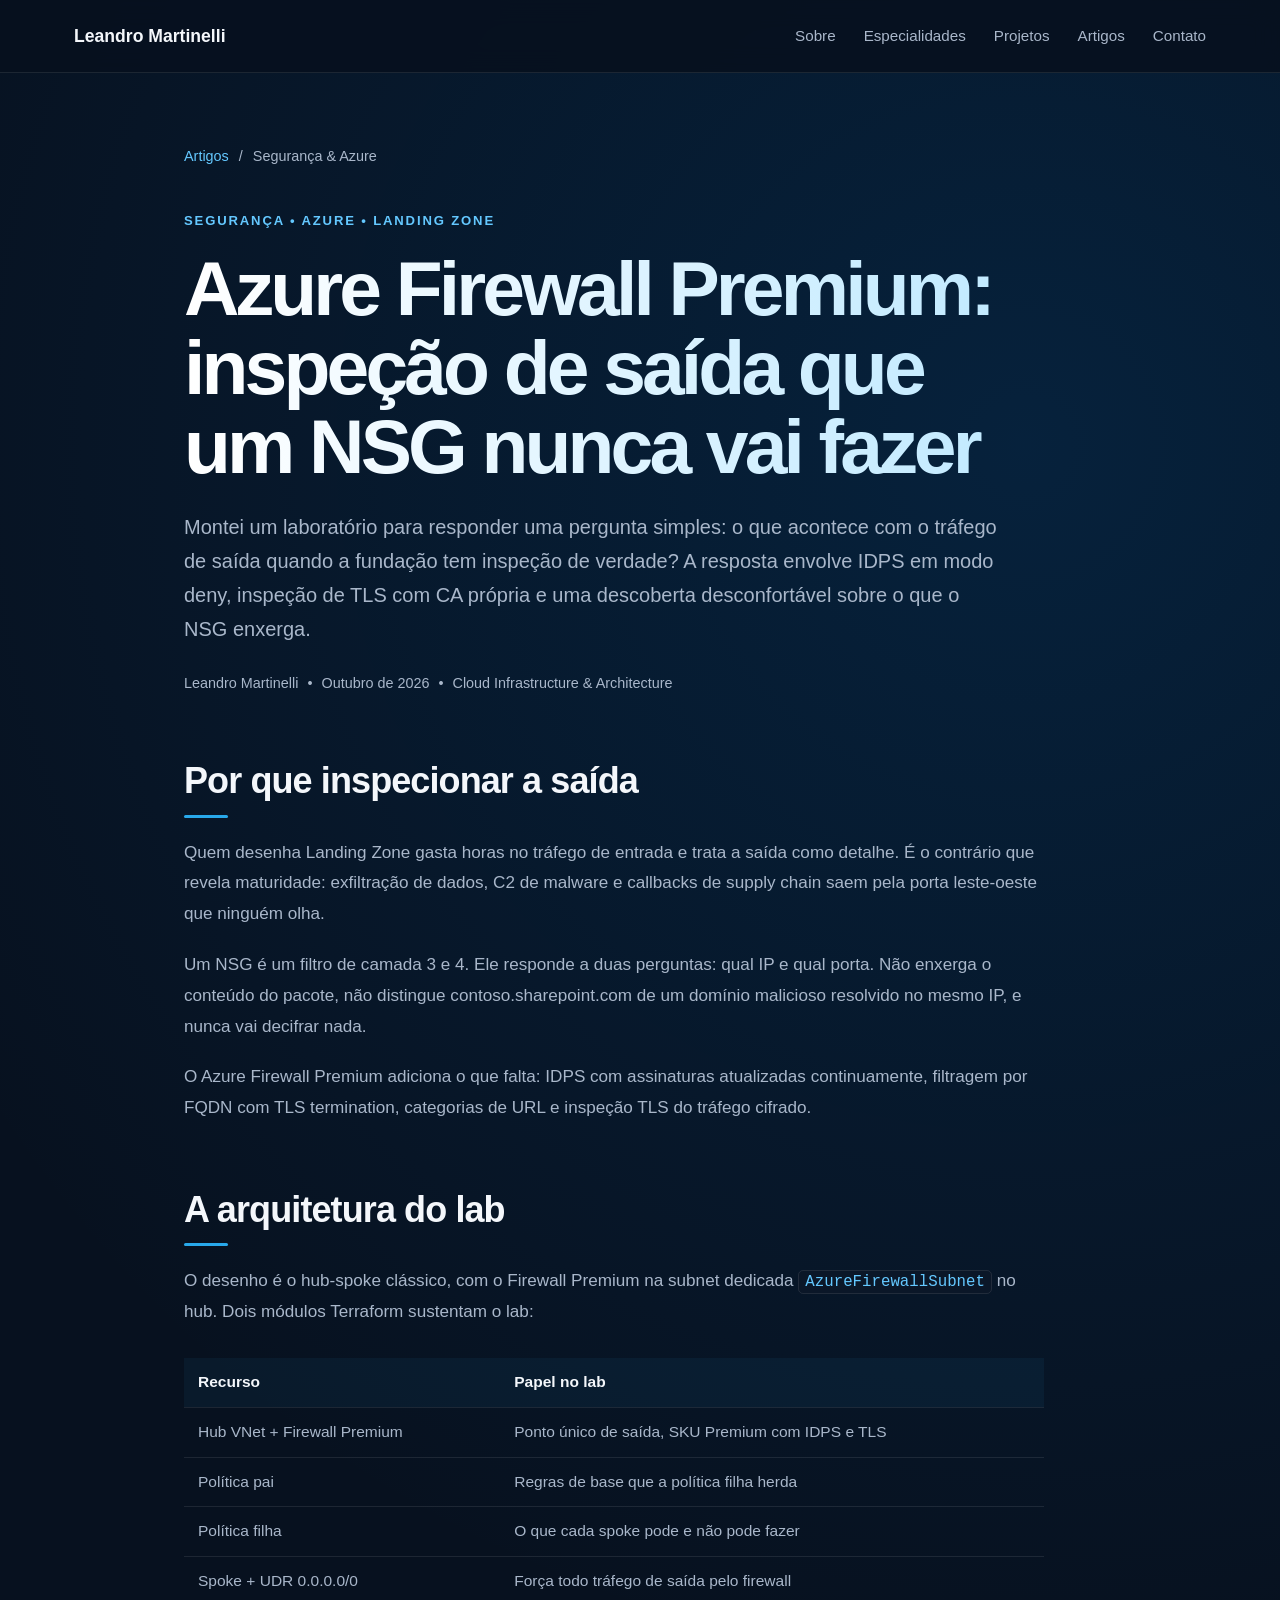
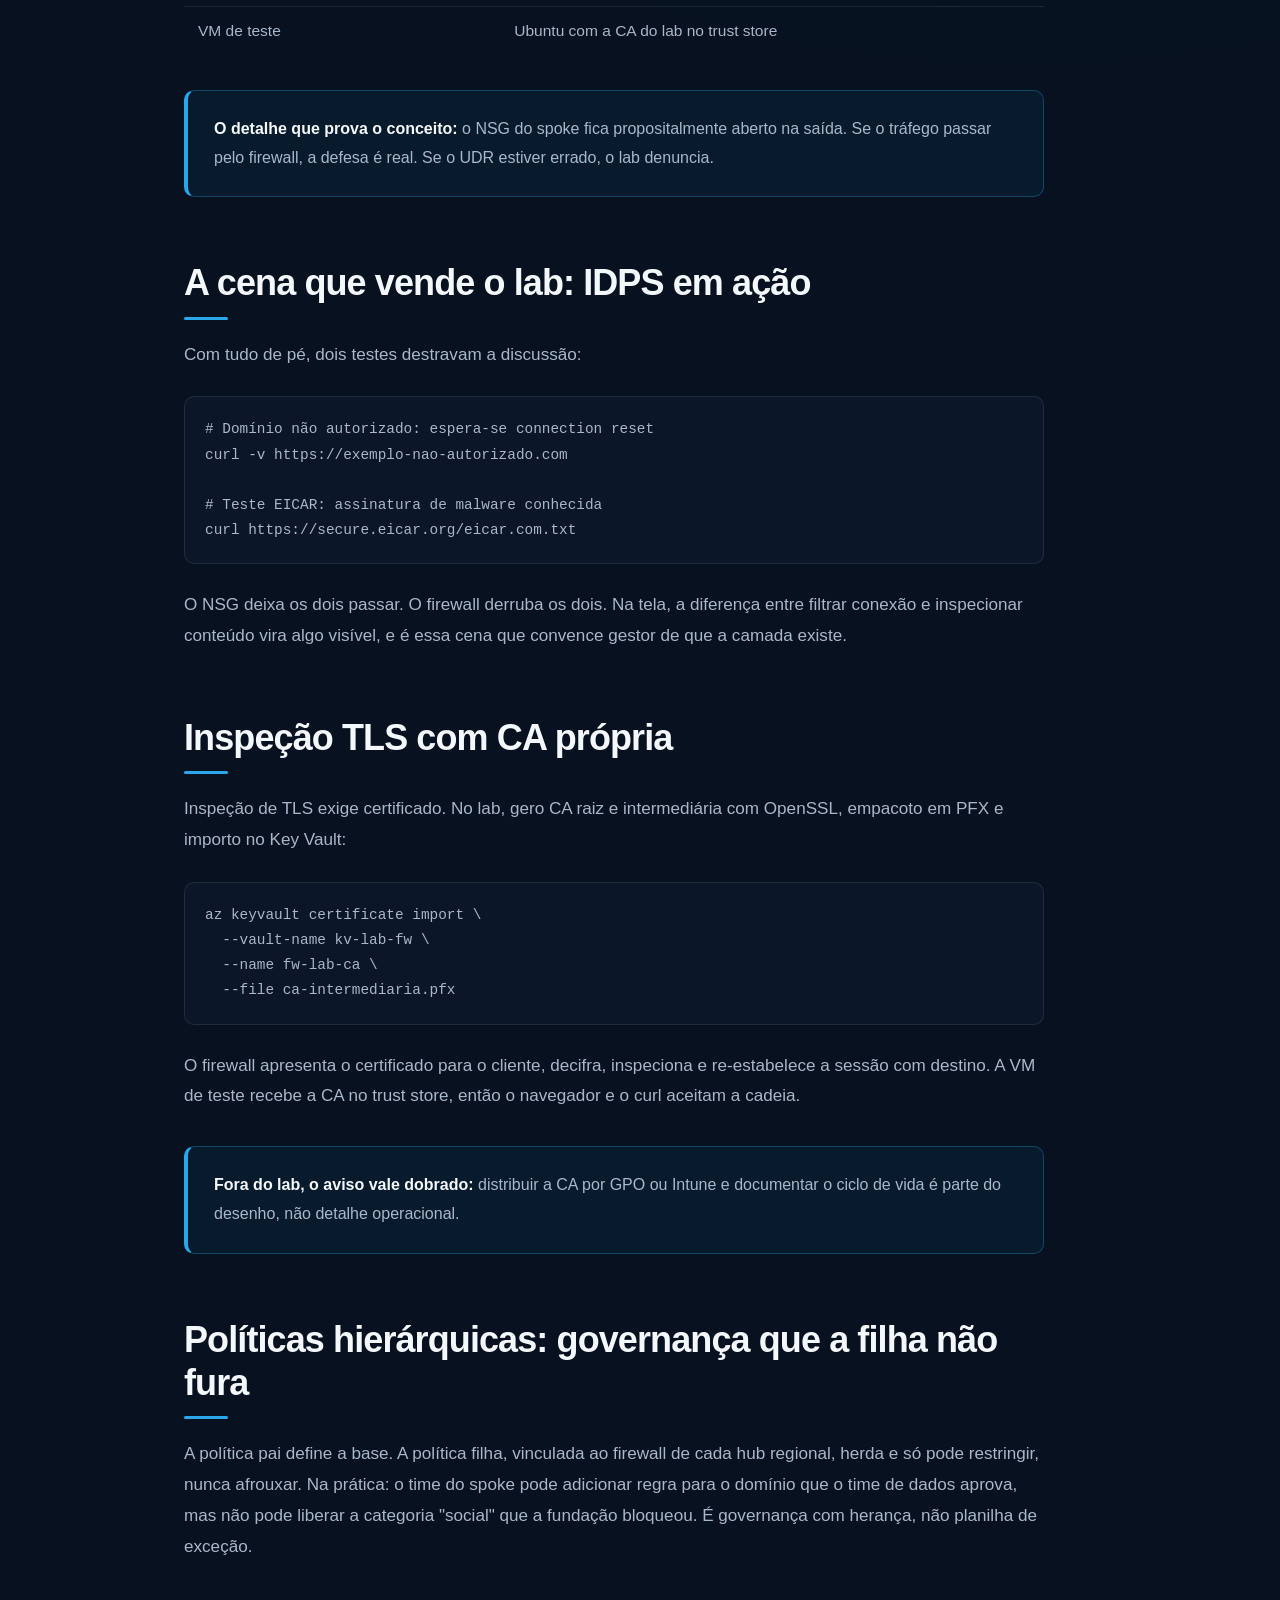
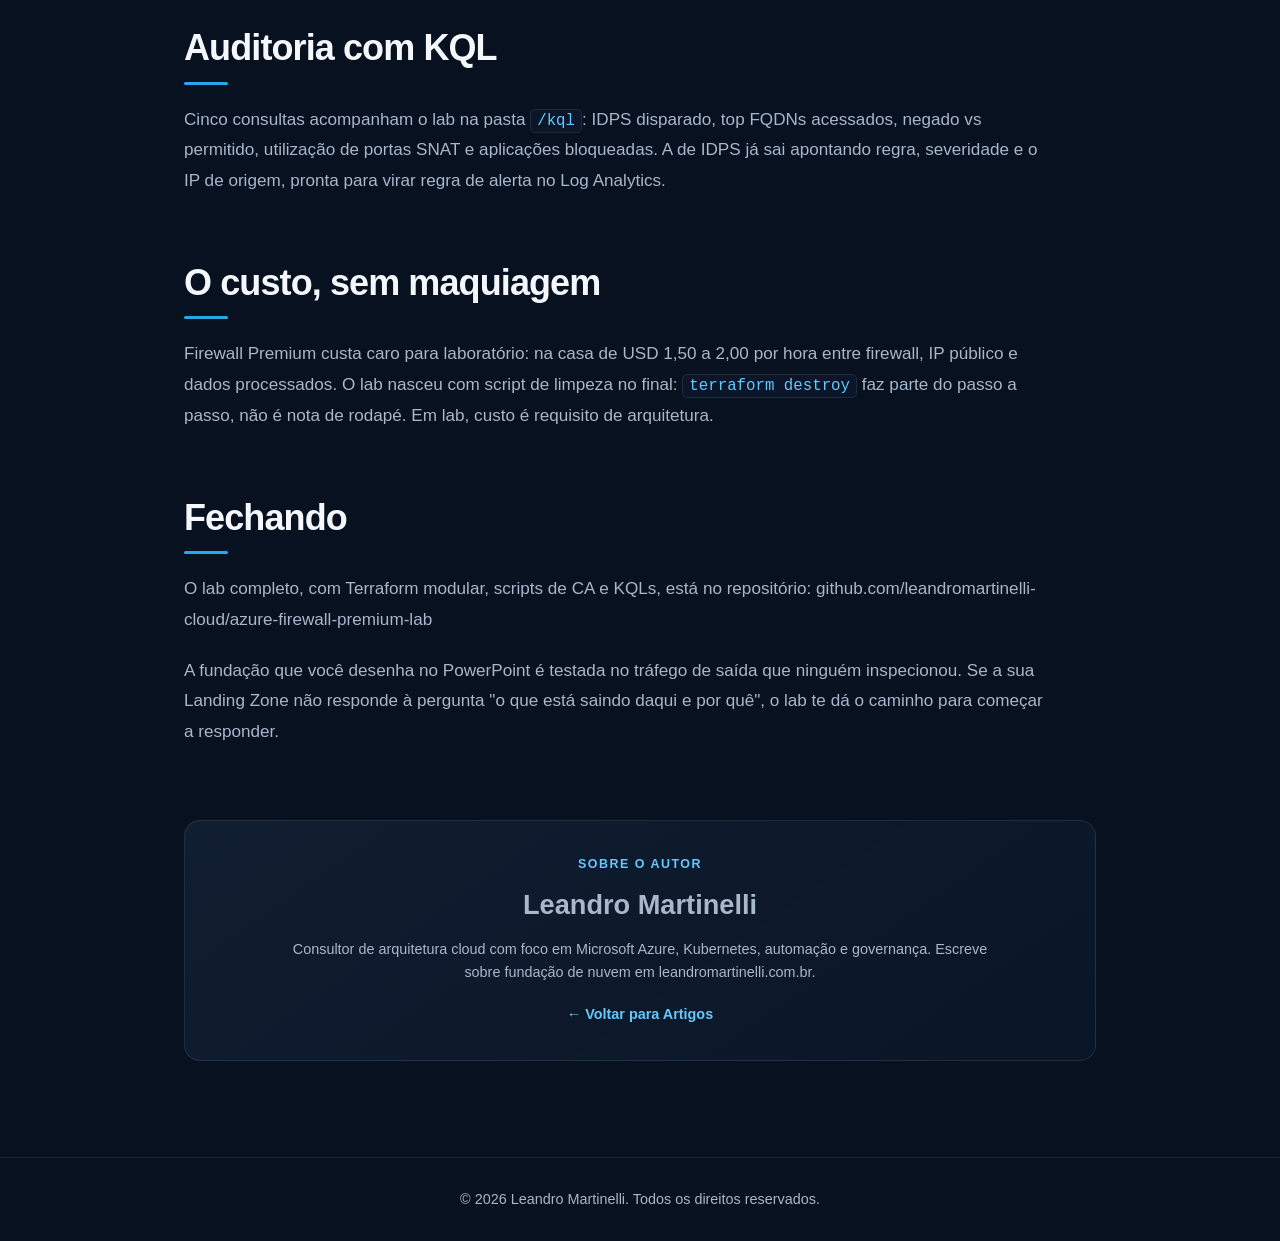
<file: artigos/azure-firewall-premium-lab.html>
<!DOCTYPE html>
<html lang="pt-BR">
<head>
  <meta charset="UTF-8">
  <meta name="viewport" content="width=device-width, initial-scale=1.0">

  <title>Azure Firewall Premium: inspeção de saída que um NSG nunca vai fazer | Leandro Martinelli</title>

  <meta
    name="description"
    content="Laboratório de Azure Firewall Premium: IDPS em modo deny, inspeção de TLS com CA própria, políticas hierárquicas e o limite do que um NSG enxerga no tráfego de saída."
  >

  <link
    rel="canonical"
    href="https://leandromartinelli.com.br/artigos/azure-firewall-premium-lab.html"
  >
  <meta property="og:type" content="article">
  <meta property="og:locale" content="pt_BR">
  <meta property="og:site_name" content="Leandro Martinelli">
  <meta property="og:title" content="Azure Firewall Premium: inspeção de saída que um NSG nunca vai fazer">
  <meta
    property="og:description"
    content="O que acontece com o tráfego de saída quando a fundação tem inspeção de verdade: IDPS em deny, TLS inspection com CA própria e o que o NSG não enxerga."
  >
  <meta
    property="og:url"
    content="https://leandromartinelli.com.br/artigos/azure-firewall-premium-lab.html"
  >

  <meta property="article:author" content="Leandro Martinelli">
  <meta property="article:published_time" content="2026-10-25">
  <meta property="article:section" content="Segurança">
  <meta property="article:tag" content="Microsoft Azure">
  <meta property="article:tag" content="Azure Firewall">
  <meta property="article:tag" content="IDPS">
  <meta property="article:tag" content="Landing Zone">

  <meta name="twitter:card" content="summary">
  <meta name="twitter:title" content="Azure Firewall Premium: inspeção de saída que um NSG nunca vai fazer">
  <meta
    name="twitter:description"
    content="IDPS em deny, inspeção de TLS com CA própria e a diferença entre filtrar conexão e inspecionar conteúdo."
  >
  <link rel="stylesheet" href="../styles.css">
  <link rel="icon" type="image/png" href="../assets/images/favicon.png">
</head>

<body>

  <header>
    <nav>
      <a href="../index.html#inicio">Leandro Martinelli</a>

      <button class="nav-toggle" type="button" aria-label="Abrir menu" aria-expanded="false" aria-controls="nav-menu"><span class="nav-toggle-icon"></span></button>

      <div id="nav-menu">
        <a href="../index.html#sobre">Sobre</a>
        <a href="../index.html#especialidades">Especialidades</a>
        <a href="../index.html#projetos">Projetos</a>
        <a href="../index.html#artigos">Artigos</a>
        <a href="../index.html#contato">Contato</a>
      </div>
    </nav>
  </header>

  <main class="article-page">

    <article class="technical-article">

      <div class="article-breadcrumb">
        <a href="../index.html#artigos">Artigos</a>
        <span>/</span>
        <span>Segurança &amp; Azure</span>
      </div>

      <header class="article-header">
        <p class="article-category">Segurança • Azure • Landing Zone</p>

        <h1>Azure Firewall Premium: inspeção de saída que um NSG nunca vai fazer</h1>

        <p class="article-lead">
          Montei um laboratório para responder uma pergunta simples: o que
          acontece com o tráfego de saída quando a fundação tem inspeção de
          verdade? A resposta envolve IDPS em modo deny, inspeção de TLS com CA
          própria e uma descoberta desconfortável sobre o que o NSG enxerga.
        </p>

        <div class="article-meta">
          <span>Leandro Martinelli</span>
          <span>•</span>
          <span>Outubro de 2026</span>
          <span>•</span>
          <span>Cloud Infrastructure &amp; Architecture</span>
        </div>
      </header>

      <section class="article-content">

        <h2>Por que inspecionar a saída</h2>

        <p>
          Quem desenha Landing Zone gasta horas no tráfego de entrada e trata a
          saída como detalhe. É o contrário que revela maturidade: exfiltração
          de dados, C2 de malware e callbacks de supply chain saem pela porta
          leste-oeste que ninguém olha.
        </p>

        <p>
          Um NSG é um filtro de camada 3 e 4. Ele responde a duas perguntas:
          qual IP e qual porta. Não enxerga o conteúdo do pacote, não distingue
          contoso.sharepoint.com de um domínio malicioso resolvido no mesmo IP,
          e nunca vai decifrar nada.
        </p>

        <p>
          O Azure Firewall Premium adiciona o que falta: IDPS com assinaturas
          atualizadas continuamente, filtragem por FQDN com TLS termination,
          categorias de URL e inspeção TLS do tráfego cifrado.
        </p>

        <h2>A arquitetura do lab</h2>

        <p>
          O desenho é o hub-spoke clássico, com o Firewall Premium na subnet
          dedicada <code>AzureFirewallSubnet</code> no hub. Dois módulos
          Terraform sustentam o lab:
        </p>

        <table>
          <thead>
            <tr>
              <th>Recurso</th>
              <th>Papel no lab</th>
            </tr>
          </thead>
          <tbody>
            <tr>
              <td>Hub VNet + Firewall Premium</td>
              <td>Ponto único de saída, SKU Premium com IDPS e TLS</td>
            </tr>
            <tr>
              <td>Política pai</td>
              <td>Regras de base que a política filha herda</td>
            </tr>
            <tr>
              <td>Política filha</td>
              <td>O que cada spoke pode e não pode fazer</td>
            </tr>
            <tr>
              <td>Spoke + UDR 0.0.0.0/0</td>
              <td>Força todo tráfego de saída pelo firewall</td>
            </tr>
            <tr>
              <td>VM de teste</td>
              <td>Ubuntu com a CA do lab no trust store</td>
            </tr>
          </tbody>
        </table>

        <div class="article-callout">
          <strong>O detalhe que prova o conceito:</strong>
          o NSG do spoke fica propositalmente aberto na saída. Se o tráfego
          passar pelo firewall, a defesa é real. Se o UDR estiver errado, o lab
          denuncia.
        </div>

        <h2>A cena que vende o lab: IDPS em ação</h2>

        <p>Com tudo de pé, dois testes destravam a discussão:</p>

        <pre><code># Domínio não autorizado: espera-se connection reset
curl -v https://exemplo-nao-autorizado.com

# Teste EICAR: assinatura de malware conhecida
curl https://secure.eicar.org/eicar.com.txt</code></pre>

        <p>
          O NSG deixa os dois passar. O firewall derruba os dois. Na tela, a
          diferença entre filtrar conexão e inspecionar conteúdo vira algo
          visível, e é essa cena que convence gestor de que a camada existe.
        </p>

        <h2>Inspeção TLS com CA própria</h2>

        <p>
          Inspeção de TLS exige certificado. No lab, gero CA raiz e
          intermediária com OpenSSL, empacoto em PFX e importo no Key Vault:
        </p>

        <pre><code>az keyvault certificate import \
  --vault-name kv-lab-fw \
  --name fw-lab-ca \
  --file ca-intermediaria.pfx</code></pre>

        <p>
          O firewall apresenta o certificado para o cliente, decifra, inspeciona
          e re-estabelece a sessão com destino. A VM de teste recebe a CA no
          trust store, então o navegador e o curl aceitam a cadeia.
        </p>

        <div class="article-callout">
          <strong>Fora do lab, o aviso vale dobrado:</strong>
          distribuir a CA por GPO ou Intune e documentar o ciclo de vida é parte
          do desenho, não detalhe operacional.
        </div>

        <h2>Políticas hierárquicas: governança que a filha não fura</h2>

        <p>
          A política pai define a base. A política filha, vinculada ao firewall
          de cada hub regional, herda e só pode restringir, nunca afrouxar. Na
          prática: o time do spoke pode adicionar regra para o domínio que o
          time de dados aprova, mas não pode liberar a categoria "social" que a
          fundação bloqueou. É governança com herança, não planilha de exceção.
        </p>

        <h2>Auditoria com KQL</h2>

        <p>
          Cinco consultas acompanham o lab na pasta <code>/kql</code>: IDPS
          disparado, top FQDNs acessados, negado vs permitido, utilização de
          portas SNAT e aplicações bloqueadas. A de IDPS já sai apontando regra,
          severidade e o IP de origem, pronta para virar regra de alerta no Log
          Analytics.
        </p>

        <h2>O custo, sem maquiagem</h2>

        <p>
          Firewall Premium custa caro para laboratório: na casa de USD 1,50 a
          2,00 por hora entre firewall, IP público e dados processados. O lab
          nasceu com script de limpeza no final: <code>terraform destroy</code>
          faz parte do passo a passo, não é nota de rodapé. Em lab, custo é
          requisito de arquitetura.
        </p>

        <h2>Fechando</h2>

        <p>
          O lab completo, com Terraform modular, scripts de CA e KQLs, está no
          repositório:
          <a href="https://github.com/leandromartinelli-cloud/azure-firewall-premium-lab">github.com/leandromartinelli-cloud/azure-firewall-premium-lab</a>
        </p>

        <p>
          A fundação que você desenha no PowerPoint é testada no tráfego de
          saída que ninguém inspecionou. Se a sua Landing Zone não responde à
          pergunta "o que está saindo daqui e por quê", o lab te dá o caminho
          para começar a responder.
        </p>

      </section>

      <footer class="article-author">
        <p class="article-author-label">Sobre o autor</p>

        <h2>Leandro Martinelli</h2>

        <p>
          Consultor de arquitetura cloud com foco em Microsoft Azure,
          Kubernetes, automação e governança. Escreve sobre fundação de nuvem
          em leandromartinelli.com.br.
        </p>

        <a href="../index.html#artigos">← Voltar para Artigos</a>
      </footer>

    </article>

  </main>

  <footer>
    <p>© 2026 Leandro Martinelli. Todos os direitos reservados.</p>
  </footer>

  <script>document.querySelectorAll("footer p").forEach(function(p){p.textContent=p.textContent.replace(/© \d{4}/,"© "+new Date().getFullYear())})</script>

  <script>
    (function () {
      var toggle = document.querySelector(".nav-toggle");
      var menu = document.getElementById("nav-menu");
      if (!toggle || !menu) return;
      toggle.addEventListener("click", function () {
        var open = menu.classList.toggle("nav-open");
        toggle.setAttribute("aria-expanded", open ? "true" : "false");
        toggle.setAttribute("aria-label", open ? "Fechar menu" : "Abrir menu");
      });
    })();
  </script>

</body>
</html>
</file>
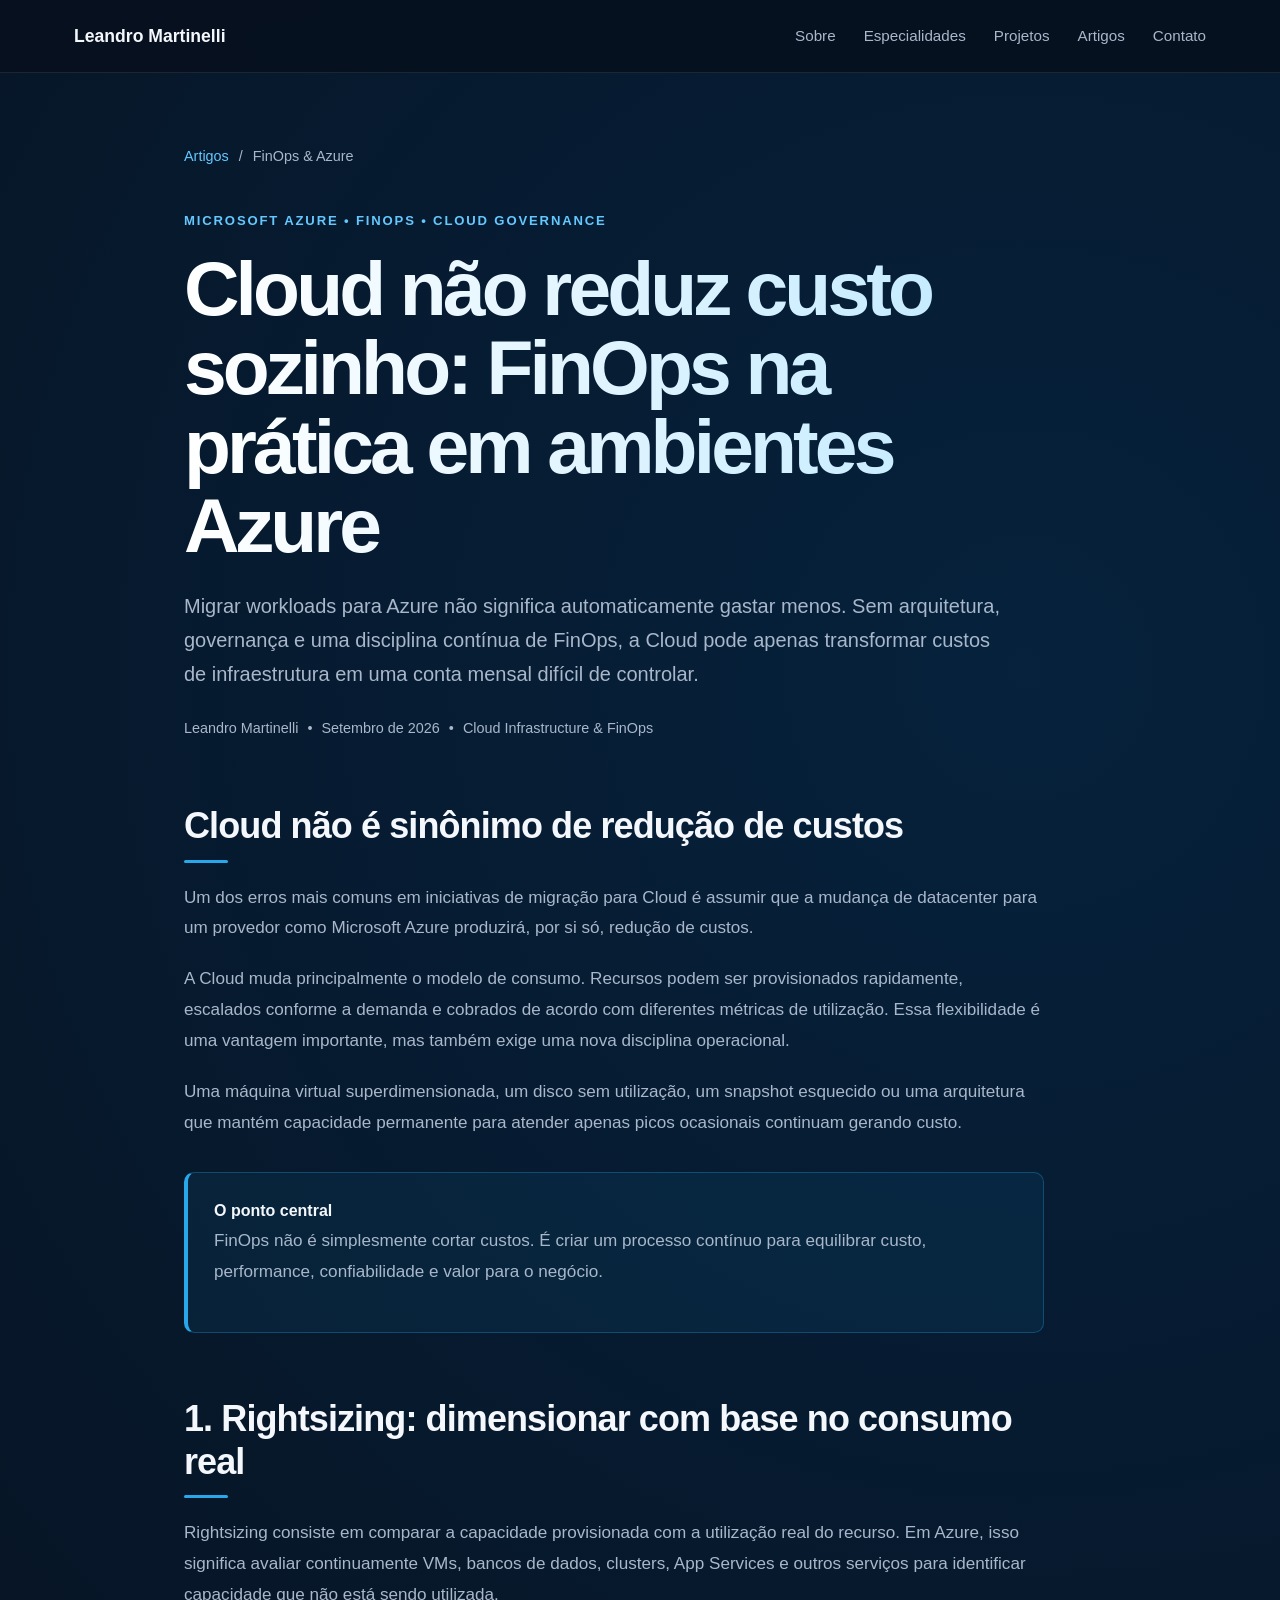
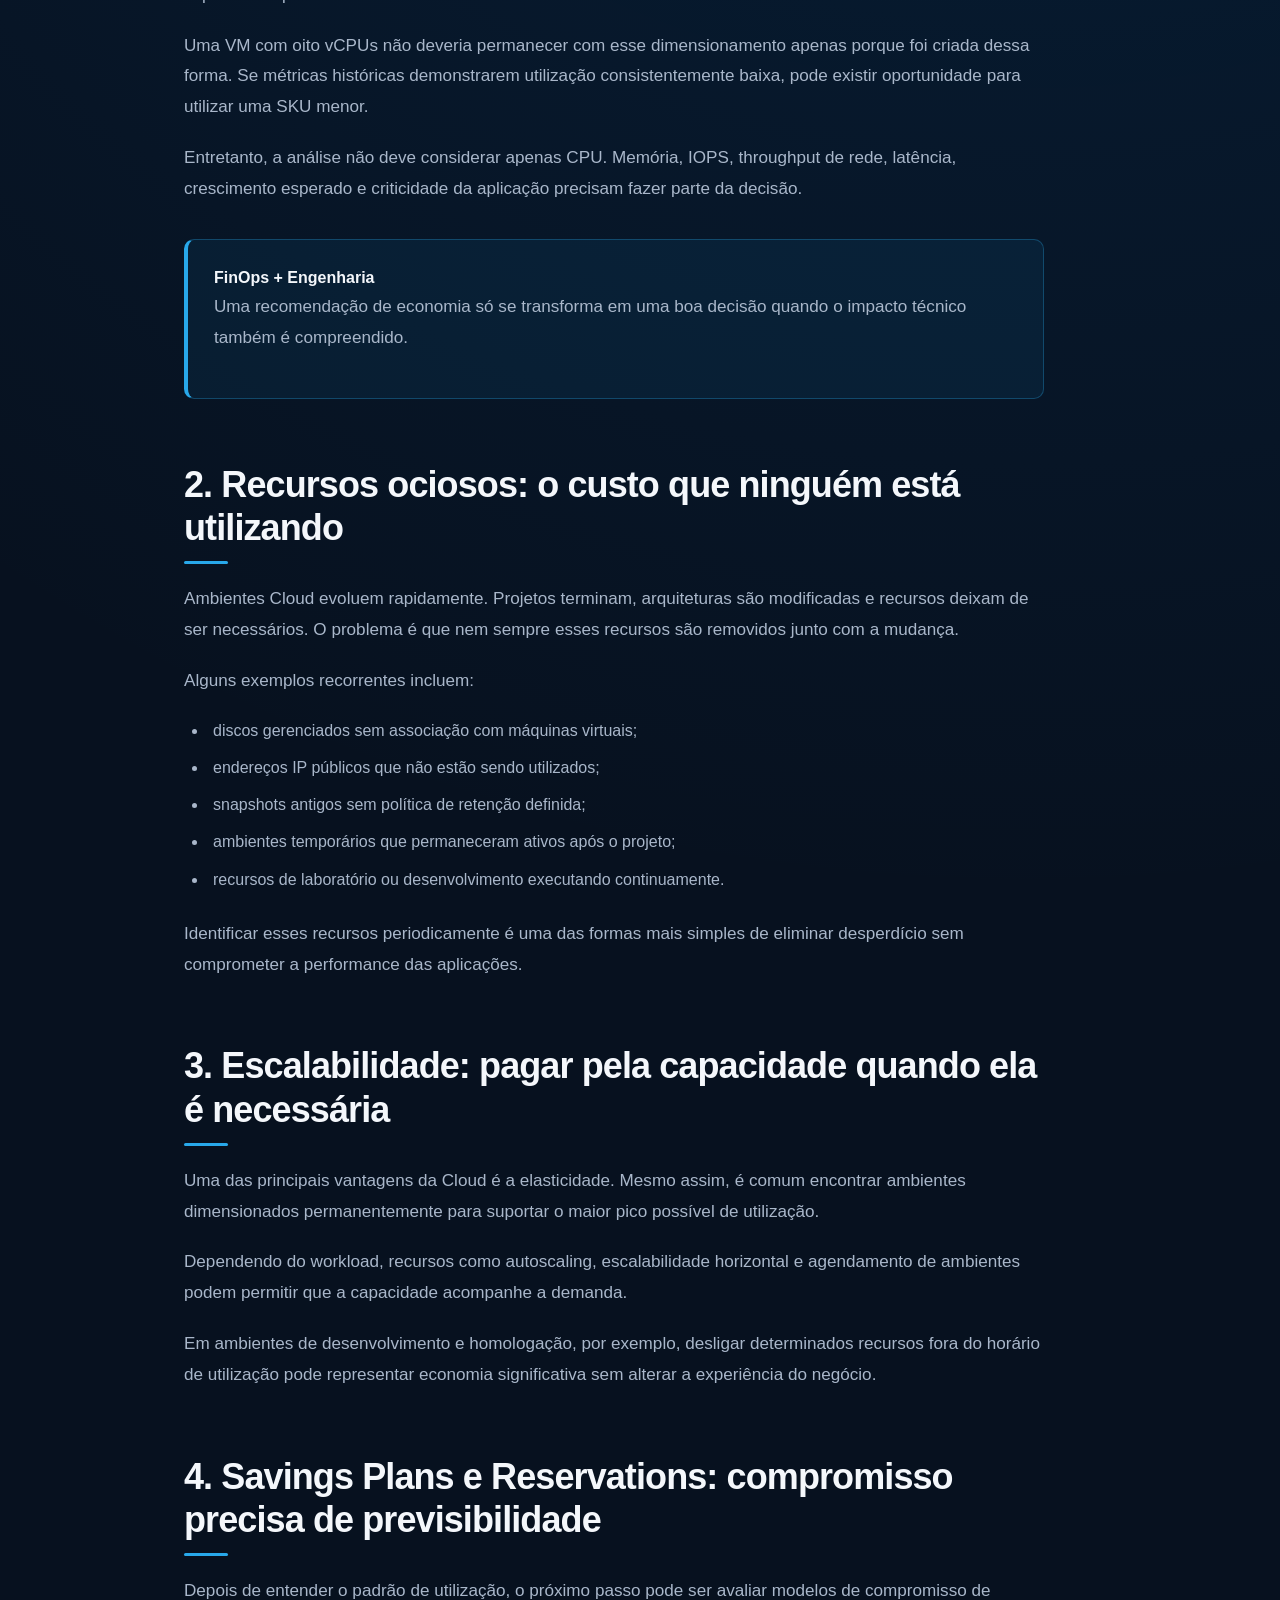
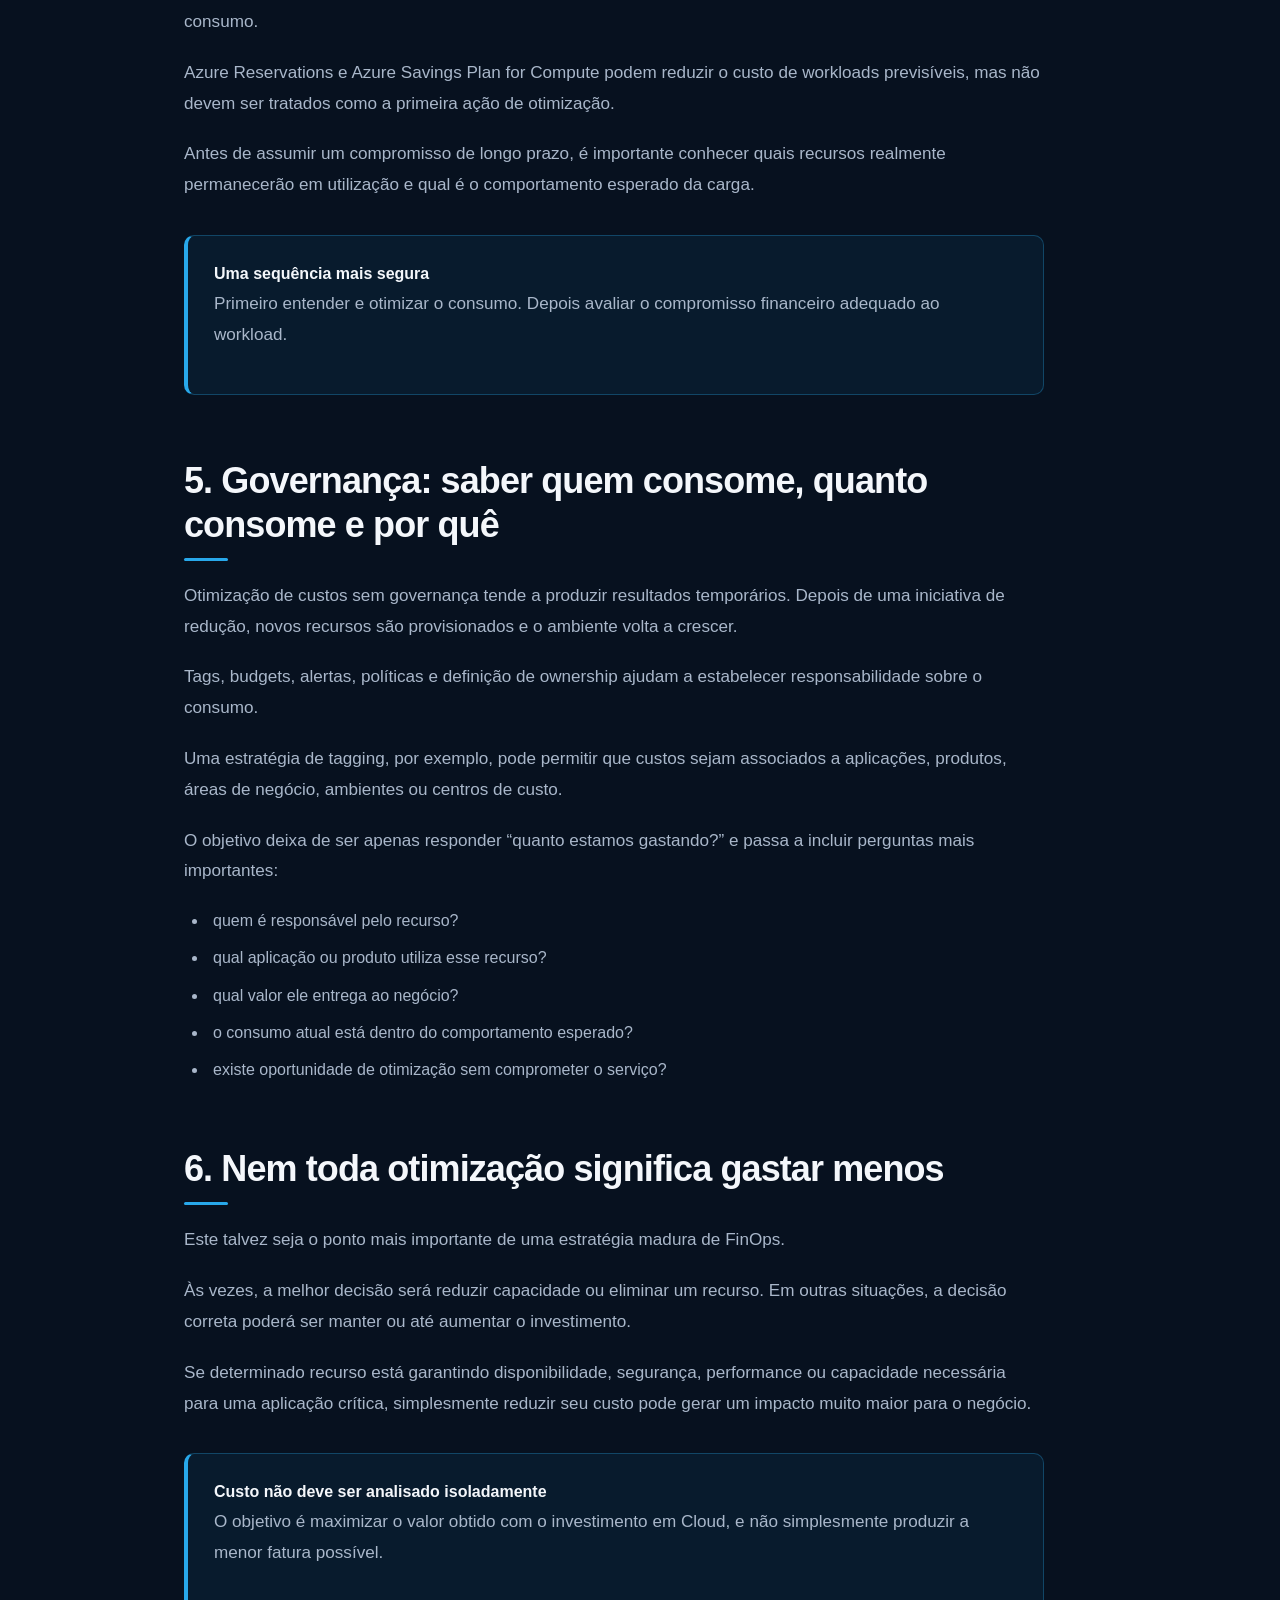
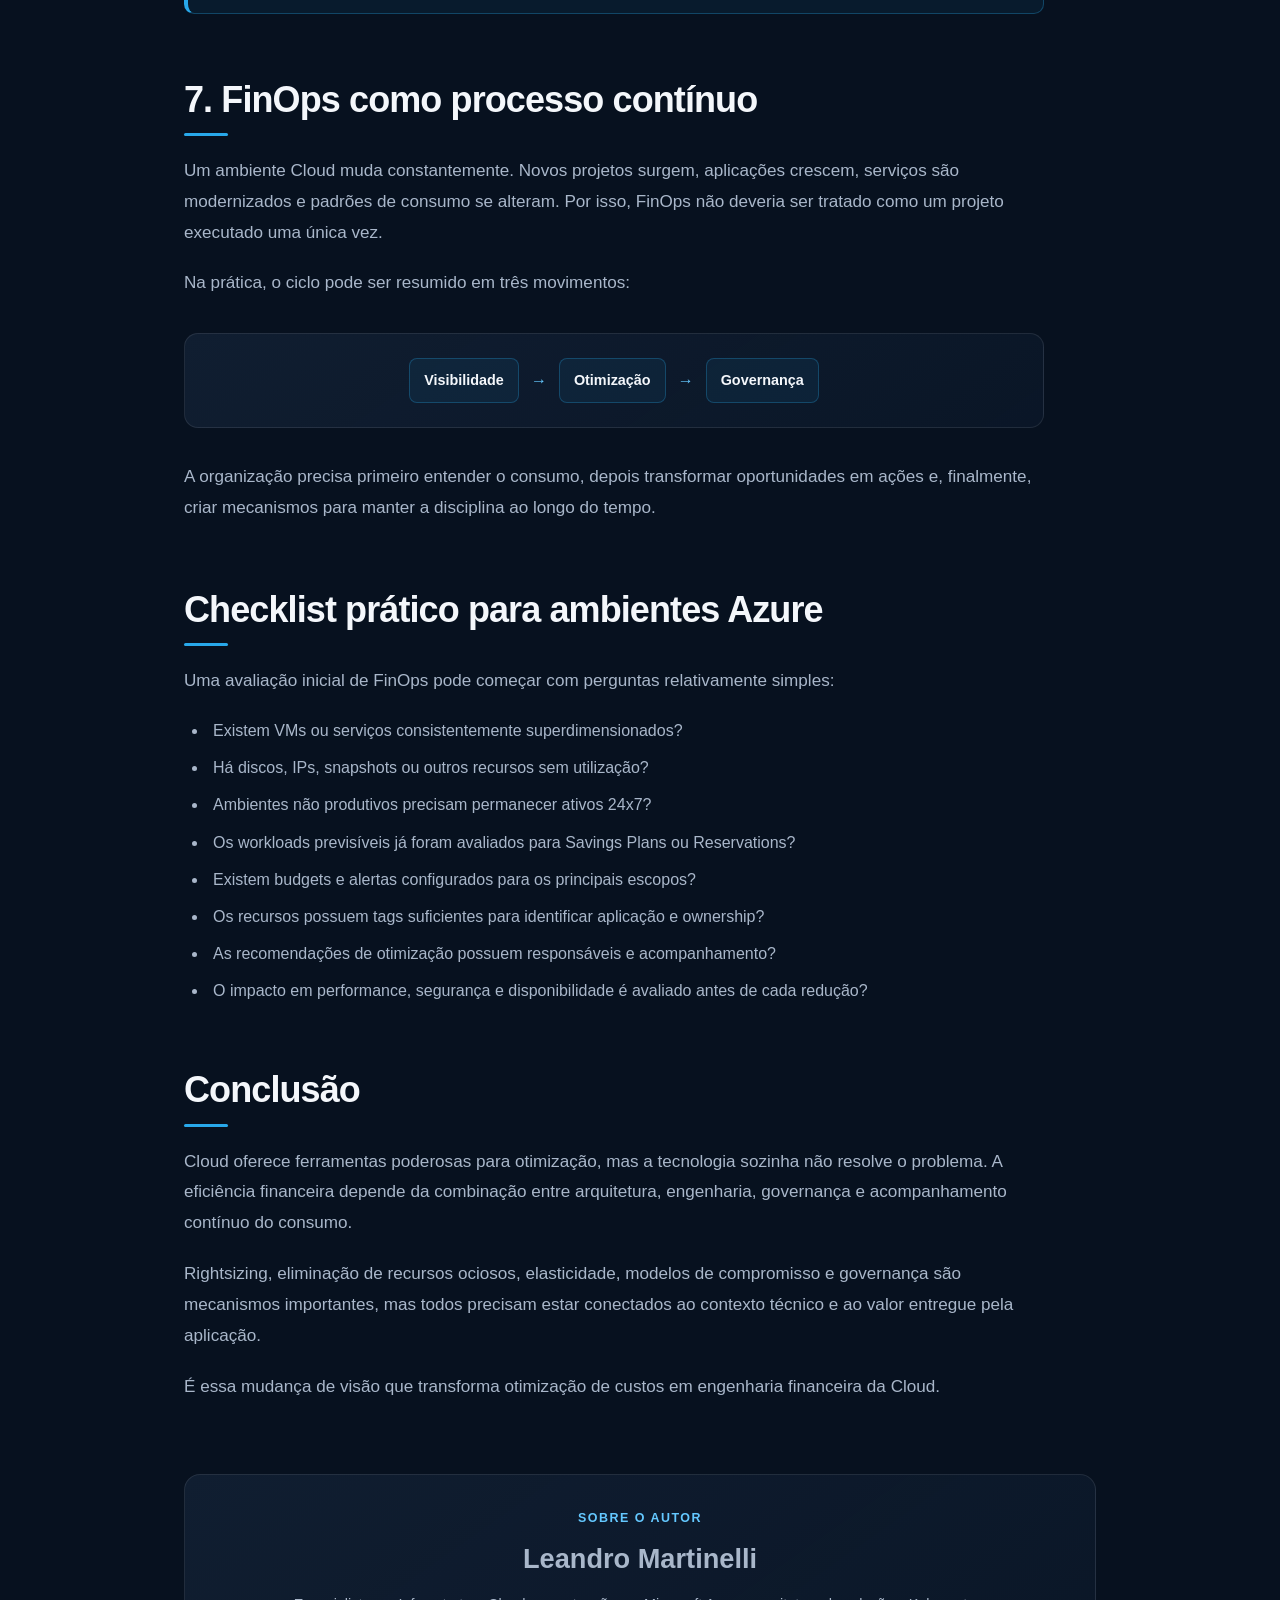
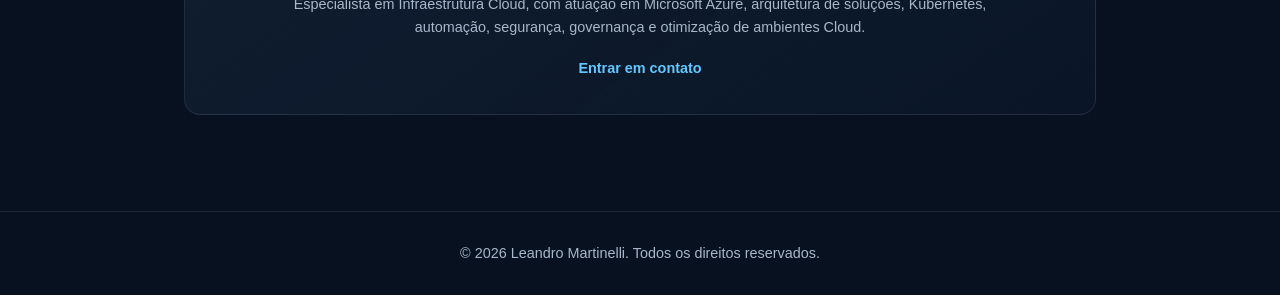
<file: artigos/finops-azure-otimizacao-custos.html>
<!DOCTYPE html>
<html lang="pt-BR">
  <head>
    <meta charset="UTF-8">
    <meta name="viewport" content="width=device-width, initial-scale=1.0">
  
    <title>Cloud não reduz custo sozinho: FinOps no Azure | Leandro Martinelli</title>
  
    <meta
      name="description"
      content="FinOps no Azure na prática: rightsizing, recursos ociosos, autoscaling, Savings Plans, Reservations, budgets e governança para equilibrar custo e valor."
    >
  
    <link
      rel="canonical"
      href="https://leandromartinelli.com.br/artigos/finops-azure-otimizacao-custos.html"
    >
  
    <meta property="og:type" content="article">
    <meta property="og:locale" content="pt_BR">
    <meta property="og:site_name" content="Leandro Martinelli">
  
    <meta
      property="og:title"
      content="Cloud não reduz custo sozinho: FinOps na prática em ambientes Azure"
    >
  
    <meta
      property="og:description"
      content="Como aplicar FinOps no Azure para equilibrar custo, performance, confiabilidade e valor para o negócio."
    >
  
    <meta
      property="og:url"
      content="https://leandromartinelli.com.br/artigos/finops-azure-otimizacao-custos.html"
    >
  
    <meta
      property="og:image"
      content="https://leandromartinelli.com.br/assets/images/finops-azure-otimizacao-custos-og.jpg"
    >
  
    <meta
      property="og:image:alt"
      content="Cloud não reduz custo sozinho: FinOps no Azure — Leandro Martinelli"
    >
  
    <meta property="og:image:width" content="1200">
    <meta property="og:image:height" content="630">
  
    <meta property="article:author" content="Leandro Martinelli">
    <meta property="article:published_time" content="2026-09-16">
    <meta property="article:section" content="Cloud Infrastructure">
  
    <meta property="article:tag" content="Microsoft Azure">
    <meta property="article:tag" content="FinOps">
    <meta property="article:tag" content="Cloud Cost Optimization">
    <meta property="article:tag" content="Cloud Governance">
  
    <meta name="twitter:card" content="summary_large_image">
  
    <meta
      name="twitter:image"
      content="https://leandromartinelli.com.br/assets/images/finops-azure-otimizacao-custos-og.jpg"
    >
  
    <meta
      name="twitter:image:alt"
      content="Cloud não reduz custo sozinho: FinOps no Azure — Leandro Martinelli"
    >
  
    <meta
      name="twitter:title"
      content="Cloud não reduz custo sozinho: FinOps no Azure"
    >
  
    <meta
      name="twitter:description"
      content="Rightsizing, recursos ociosos, autoscaling, Savings Plans, Reservations e governança: FinOps aplicado ao Azure."
    >
  
    <script type="application/ld+json">
    {
      "@context": "https://schema.org",
      "@type": "TechArticle",
      "headline": "Cloud não reduz custo sozinho: FinOps na prática em ambientes Azure",
      "description": "Como aplicar FinOps no Microsoft Azure para equilibrar custo, performance, confiabilidade e valor para o negócio.",
      "datePublished": "2026-09-16",
      "dateModified": "2026-09-16",
      "inLanguage": "pt-BR",
      "mainEntityOfPage": {
        "@type": "WebPage",
        "@id": "https://leandromartinelli.com.br/artigos/finops-azure-otimizacao-custos.html"
      },
      "author": {
        "@type": "Person",
        "name": "Leandro Martinelli",
        "url": "https://leandromartinelli.com.br/"
      },
      "publisher": {
        "@type": "Person",
        "name": "Leandro Martinelli",
        "url": "https://leandromartinelli.com.br/"
      },
      "about": [
        "Microsoft Azure",
        "FinOps",
        "Cloud Cost Optimization",
        "Cloud Governance"
      ],
      "keywords": [
        "Microsoft Azure",
        "FinOps",
        "Azure Cost Management",
        "Rightsizing",
        "Azure Savings Plans",
        "Azure Reservations",
        "Cloud Governance"
      ]
    }
    </script>
  
    <link rel="stylesheet" href="../styles.css?v=20261026">
    <link rel="icon" type="image/png" href="../assets/images/favicon.png">
</head>

<body>

  <header>
    <nav>
      <a href="../index.html#inicio">Leandro Martinelli</a>

      <button
          class="nav-toggle"
          type="button"
          aria-label="Abrir menu"
          aria-expanded="false"
          aria-controls="nav-menu"
        >
          <span class="nav-toggle-icon"></span>
        </button>
<div id="nav-menu">
        <a href="../index.html#sobre">Sobre</a>
        <a href="../index.html#especialidades">Especialidades</a>
        <a href="../index.html#projetos">Projetos</a>
        <a href="../index.html#artigos">Artigos</a>
        <a href="../index.html#contato">Contato</a>
      </div>
    </nav>
  </header>

  <main class="article-page">

    <article class="technical-article">

      <div class="article-breadcrumb">
        <a href="../index.html#artigos">Artigos</a>
        <span>/</span>
        <span>FinOps & Azure</span>
      </div>
    
      <header class="article-header">
        <p class="article-category">Microsoft Azure • FinOps • Cloud Governance</p>
    
        <h1>Cloud não reduz custo sozinho: FinOps na prática em ambientes Azure</h1>
    
        <p class="article-lead">
          Migrar workloads para Azure não significa automaticamente gastar menos.
          Sem arquitetura, governança e uma disciplina contínua de FinOps, a Cloud
          pode apenas transformar custos de infraestrutura em uma conta mensal
          difícil de controlar.
        </p>
    
        <div class="article-meta">
          <span>Leandro Martinelli</span>
          <span>•</span>
          <span>Setembro de 2026</span>
          <span>•</span>
          <span>Cloud Infrastructure & FinOps</span>
        </div>
      </header>
    
      <section class="article-content">
    
        <h2>Cloud não é sinônimo de redução de custos</h2>
    
        <p>
          Um dos erros mais comuns em iniciativas de migração para Cloud é assumir
          que a mudança de datacenter para um provedor como Microsoft Azure produzirá,
          por si só, redução de custos.
        </p>
    
        <p>
          A Cloud muda principalmente o modelo de consumo. Recursos podem ser
          provisionados rapidamente, escalados conforme a demanda e cobrados de
          acordo com diferentes métricas de utilização. Essa flexibilidade é uma
          vantagem importante, mas também exige uma nova disciplina operacional.
        </p>
    
        <p>
          Uma máquina virtual superdimensionada, um disco sem utilização, um
          snapshot esquecido ou uma arquitetura que mantém capacidade permanente
          para atender apenas picos ocasionais continuam gerando custo.
        </p>
    
        <div class="article-callout">
          <strong>O ponto central</strong>
          <p>
            FinOps não é simplesmente cortar custos. É criar um processo contínuo
            para equilibrar custo, performance, confiabilidade e valor para o negócio.
          </p>
        </div>
    
        <h2>1. Rightsizing: dimensionar com base no consumo real</h2>
    
        <p>
          Rightsizing consiste em comparar a capacidade provisionada com a utilização
          real do recurso. Em Azure, isso significa avaliar continuamente VMs,
          bancos de dados, clusters, App Services e outros serviços para identificar
          capacidade que não está sendo utilizada.
        </p>
    
        <p>
          Uma VM com oito vCPUs não deveria permanecer com esse dimensionamento
          apenas porque foi criada dessa forma. Se métricas históricas demonstrarem
          utilização consistentemente baixa, pode existir oportunidade para utilizar
          uma SKU menor.
        </p>
    
        <p>
          Entretanto, a análise não deve considerar apenas CPU. Memória, IOPS,
          throughput de rede, latência, crescimento esperado e criticidade da
          aplicação precisam fazer parte da decisão.
        </p>
    
        <div class="article-callout">
          <strong>FinOps + Engenharia</strong>
          <p>
            Uma recomendação de economia só se transforma em uma boa decisão quando
            o impacto técnico também é compreendido.
          </p>
        </div>
    
        <h2>2. Recursos ociosos: o custo que ninguém está utilizando</h2>
    
        <p>
          Ambientes Cloud evoluem rapidamente. Projetos terminam, arquiteturas são
          modificadas e recursos deixam de ser necessários. O problema é que nem
          sempre esses recursos são removidos junto com a mudança.
        </p>
    
        <p>Alguns exemplos recorrentes incluem:</p>
    
        <ul>
          <li>discos gerenciados sem associação com máquinas virtuais;</li>
          <li>endereços IP públicos que não estão sendo utilizados;</li>
          <li>snapshots antigos sem política de retenção definida;</li>
          <li>ambientes temporários que permaneceram ativos após o projeto;</li>
          <li>recursos de laboratório ou desenvolvimento executando continuamente.</li>
        </ul>
    
        <p>
          Identificar esses recursos periodicamente é uma das formas mais simples
          de eliminar desperdício sem comprometer a performance das aplicações.
        </p>
    
        <h2>3. Escalabilidade: pagar pela capacidade quando ela é necessária</h2>
    
        <p>
          Uma das principais vantagens da Cloud é a elasticidade. Mesmo assim,
          é comum encontrar ambientes dimensionados permanentemente para suportar
          o maior pico possível de utilização.
        </p>
    
        <p>
          Dependendo do workload, recursos como autoscaling, escalabilidade
          horizontal e agendamento de ambientes podem permitir que a capacidade
          acompanhe a demanda.
        </p>
    
        <p>
          Em ambientes de desenvolvimento e homologação, por exemplo, desligar
          determinados recursos fora do horário de utilização pode representar
          economia significativa sem alterar a experiência do negócio.
        </p>
    
        <h2>4. Savings Plans e Reservations: compromisso precisa de previsibilidade</h2>
    
        <p>
          Depois de entender o padrão de utilização, o próximo passo pode ser
          avaliar modelos de compromisso de consumo.
        </p>
    
        <p>
          Azure Reservations e Azure Savings Plan for Compute podem reduzir o custo
          de workloads previsíveis, mas não devem ser tratados como a primeira ação
          de otimização.
        </p>
    
        <p>
          Antes de assumir um compromisso de longo prazo, é importante conhecer
          quais recursos realmente permanecerão em utilização e qual é o comportamento
          esperado da carga.
        </p>
    
        <div class="article-callout">
          <strong>Uma sequência mais segura</strong>
          <p>
            Primeiro entender e otimizar o consumo. Depois avaliar o compromisso
            financeiro adequado ao workload.
          </p>
        </div>
    
        <h2>5. Governança: saber quem consome, quanto consome e por quê</h2>
    
        <p>
          Otimização de custos sem governança tende a produzir resultados temporários.
          Depois de uma iniciativa de redução, novos recursos são provisionados e o
          ambiente volta a crescer.
        </p>
    
        <p>
          Tags, budgets, alertas, políticas e definição de ownership ajudam a
          estabelecer responsabilidade sobre o consumo.
        </p>
    
        <p>
          Uma estratégia de tagging, por exemplo, pode permitir que custos sejam
          associados a aplicações, produtos, áreas de negócio, ambientes ou centros
          de custo.
        </p>
    
        <p>
          O objetivo deixa de ser apenas responder “quanto estamos gastando?” e
          passa a incluir perguntas mais importantes:
        </p>
    
        <ul>
          <li>quem é responsável pelo recurso?</li>
          <li>qual aplicação ou produto utiliza esse recurso?</li>
          <li>qual valor ele entrega ao negócio?</li>
          <li>o consumo atual está dentro do comportamento esperado?</li>
          <li>existe oportunidade de otimização sem comprometer o serviço?</li>
        </ul>
    
        <h2>6. Nem toda otimização significa gastar menos</h2>
    
        <p>
          Este talvez seja o ponto mais importante de uma estratégia madura de
          FinOps.
        </p>
    
        <p>
          Às vezes, a melhor decisão será reduzir capacidade ou eliminar um recurso.
          Em outras situações, a decisão correta poderá ser manter ou até aumentar
          o investimento.
        </p>
    
        <p>
          Se determinado recurso está garantindo disponibilidade, segurança,
          performance ou capacidade necessária para uma aplicação crítica,
          simplesmente reduzir seu custo pode gerar um impacto muito maior para
          o negócio.
        </p>
    
        <div class="article-callout">
          <strong>Custo não deve ser analisado isoladamente</strong>
          <p>
            O objetivo é maximizar o valor obtido com o investimento em Cloud,
            e não simplesmente produzir a menor fatura possível.
          </p>
        </div>
    
        <h2>7. FinOps como processo contínuo</h2>
    
        <p>
          Um ambiente Cloud muda constantemente. Novos projetos surgem, aplicações
          crescem, serviços são modernizados e padrões de consumo se alteram.
          Por isso, FinOps não deveria ser tratado como um projeto executado uma
          única vez.
        </p>
    
        <p>Na prática, o ciclo pode ser resumido em três movimentos:</p>
    
        <div class="article-flow">
          <span>Visibilidade</span>
          <span class="article-flow-arrow">→</span>
          <span>Otimização</span>
          <span class="article-flow-arrow">→</span>
          <span>Governança</span>
        </div>
    
        <p>
          A organização precisa primeiro entender o consumo, depois transformar
          oportunidades em ações e, finalmente, criar mecanismos para manter a
          disciplina ao longo do tempo.
        </p>
    
        <h2>Checklist prático para ambientes Azure</h2>
    
        <p>
          Uma avaliação inicial de FinOps pode começar com perguntas relativamente
          simples:
        </p>
    
        <ul>
          <li>Existem VMs ou serviços consistentemente superdimensionados?</li>
          <li>Há discos, IPs, snapshots ou outros recursos sem utilização?</li>
          <li>Ambientes não produtivos precisam permanecer ativos 24x7?</li>
          <li>Os workloads previsíveis já foram avaliados para Savings Plans ou Reservations?</li>
          <li>Existem budgets e alertas configurados para os principais escopos?</li>
          <li>Os recursos possuem tags suficientes para identificar aplicação e ownership?</li>
          <li>As recomendações de otimização possuem responsáveis e acompanhamento?</li>
          <li>O impacto em performance, segurança e disponibilidade é avaliado antes de cada redução?</li>
        </ul>
    
        <h2>Conclusão</h2>
    
        <p>
          Cloud oferece ferramentas poderosas para otimização, mas a tecnologia
          sozinha não resolve o problema. A eficiência financeira depende da
          combinação entre arquitetura, engenharia, governança e acompanhamento
          contínuo do consumo.
        </p>
    
        <p>
          Rightsizing, eliminação de recursos ociosos, elasticidade, modelos de
          compromisso e governança são mecanismos importantes, mas todos precisam
          estar conectados ao contexto técnico e ao valor entregue pela aplicação.
        </p>
    
        <p>
          É essa mudança de visão que transforma otimização de custos em
          engenharia financeira da Cloud.
        </p>
    
      </section>
    
      <footer class="article-author">
        <p class="article-author-label">Sobre o autor</p>
    
        <h2>Leandro Martinelli</h2>
    
        <p>
          Especialista em Infraestrutura Cloud, com atuação em Microsoft Azure,
          arquitetura de soluções, Kubernetes, automação, segurança, governança
          e otimização de ambientes Cloud.
        </p>
    
        <a href="../index.html#contato">Entrar em contato</a>
      </footer>
    
    </article>

  </main>

  <footer>
    <p>© 2026 Leandro Martinelli. Todos os direitos reservados.</p>
  </footer>

  

  
  <script src="../assets/js/main.js" defer></script>

</body>
</html>
</file>
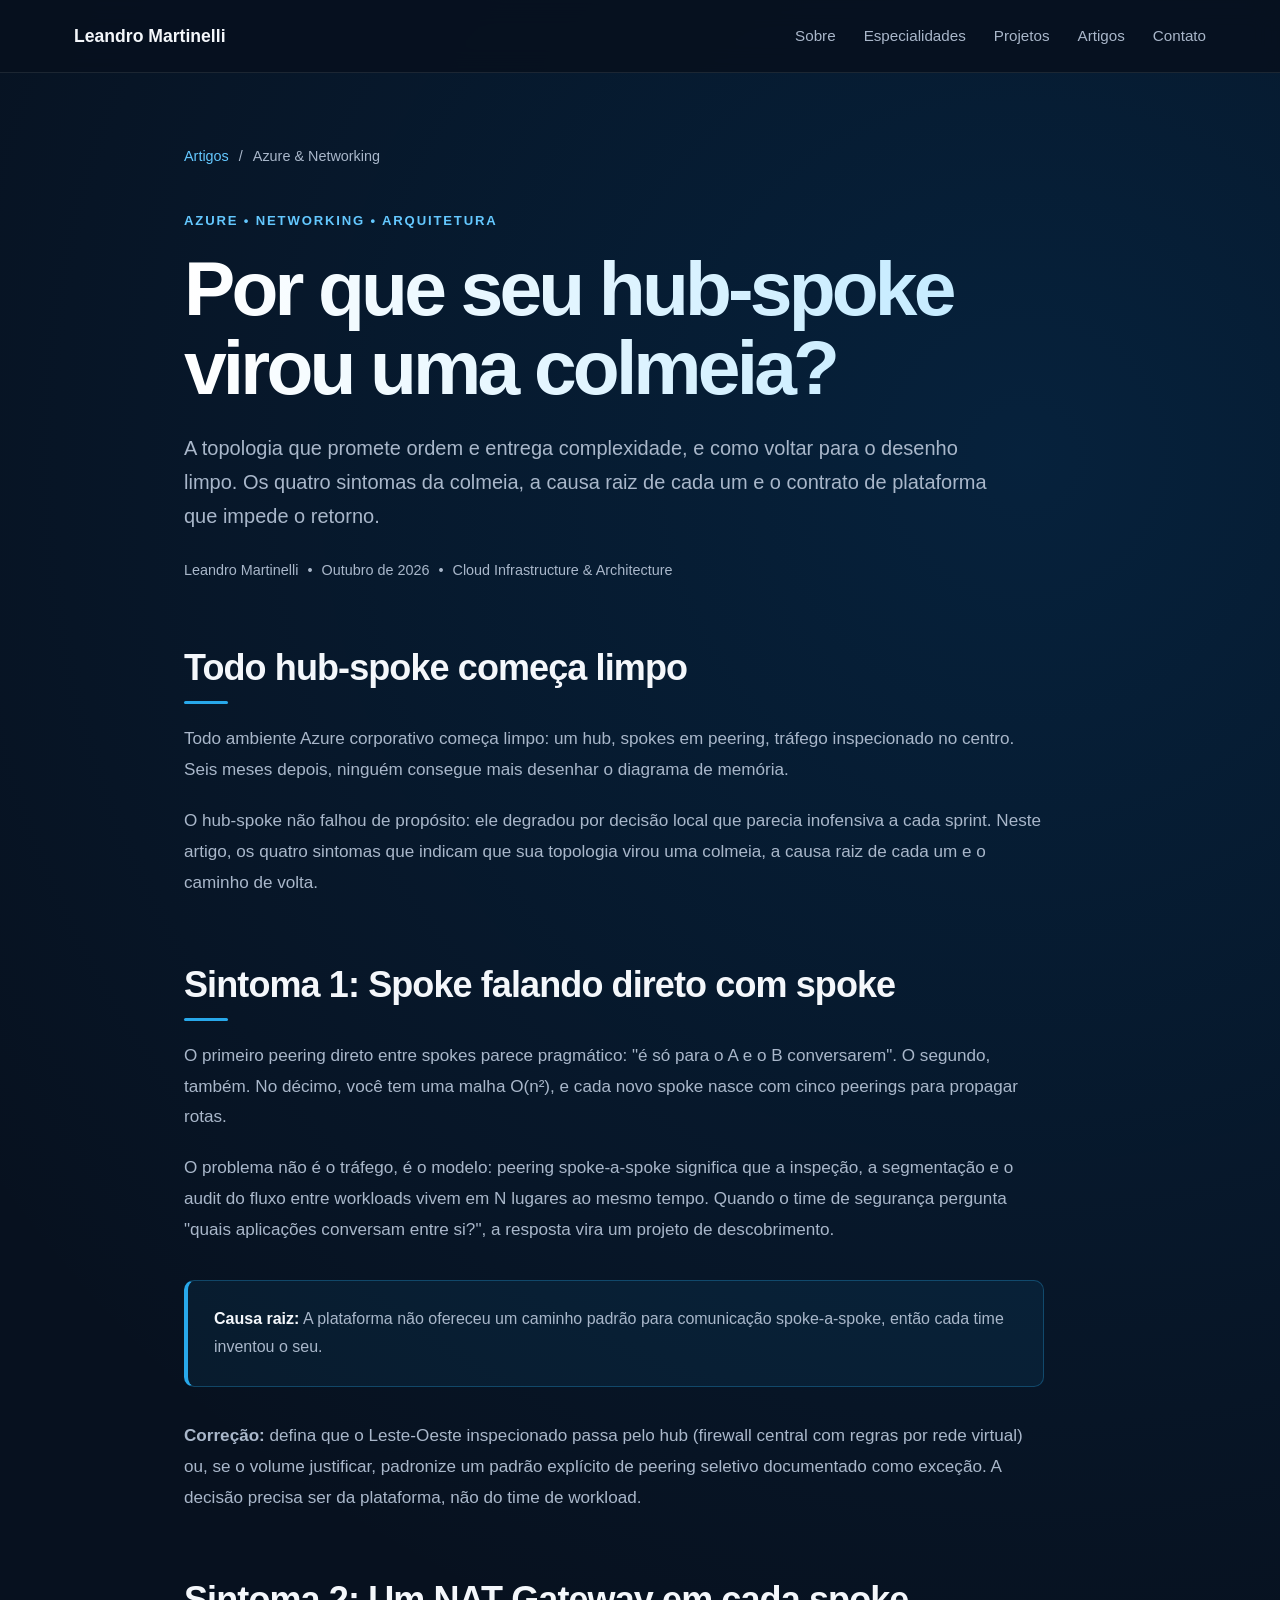
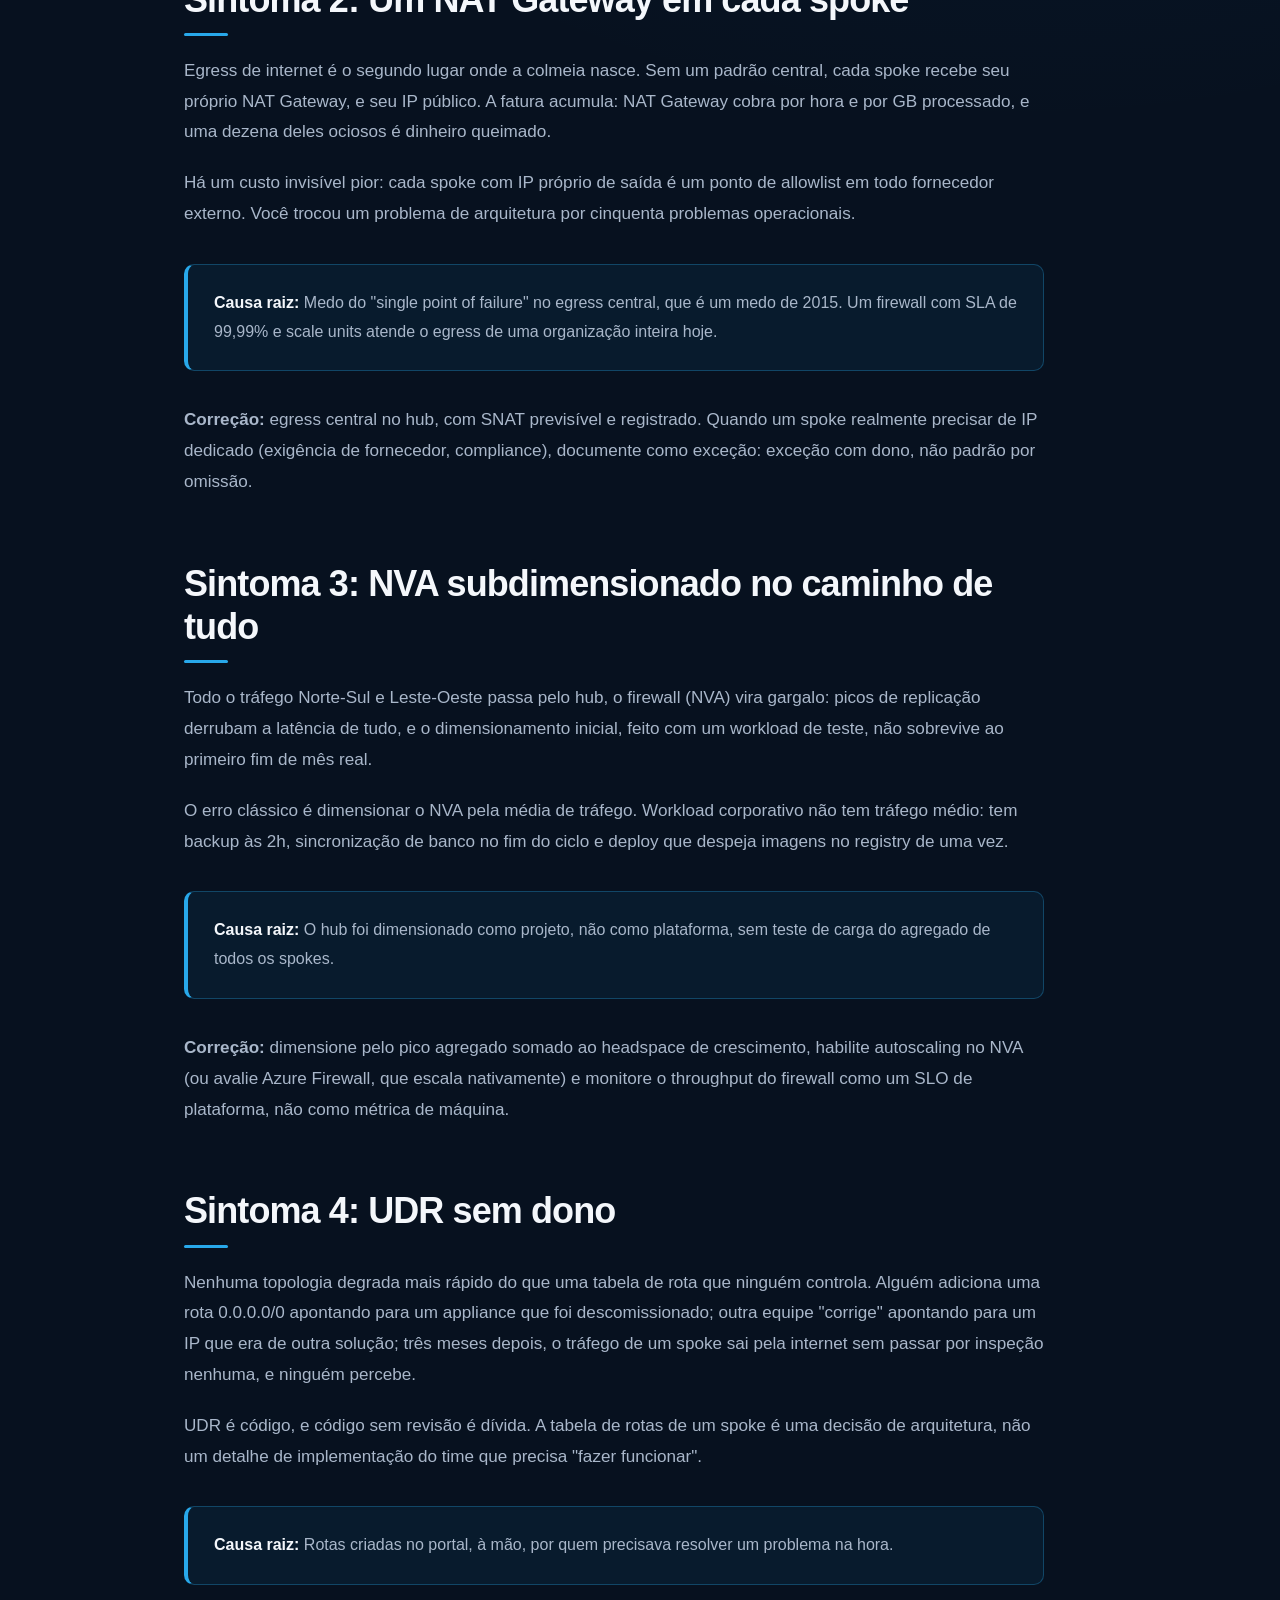
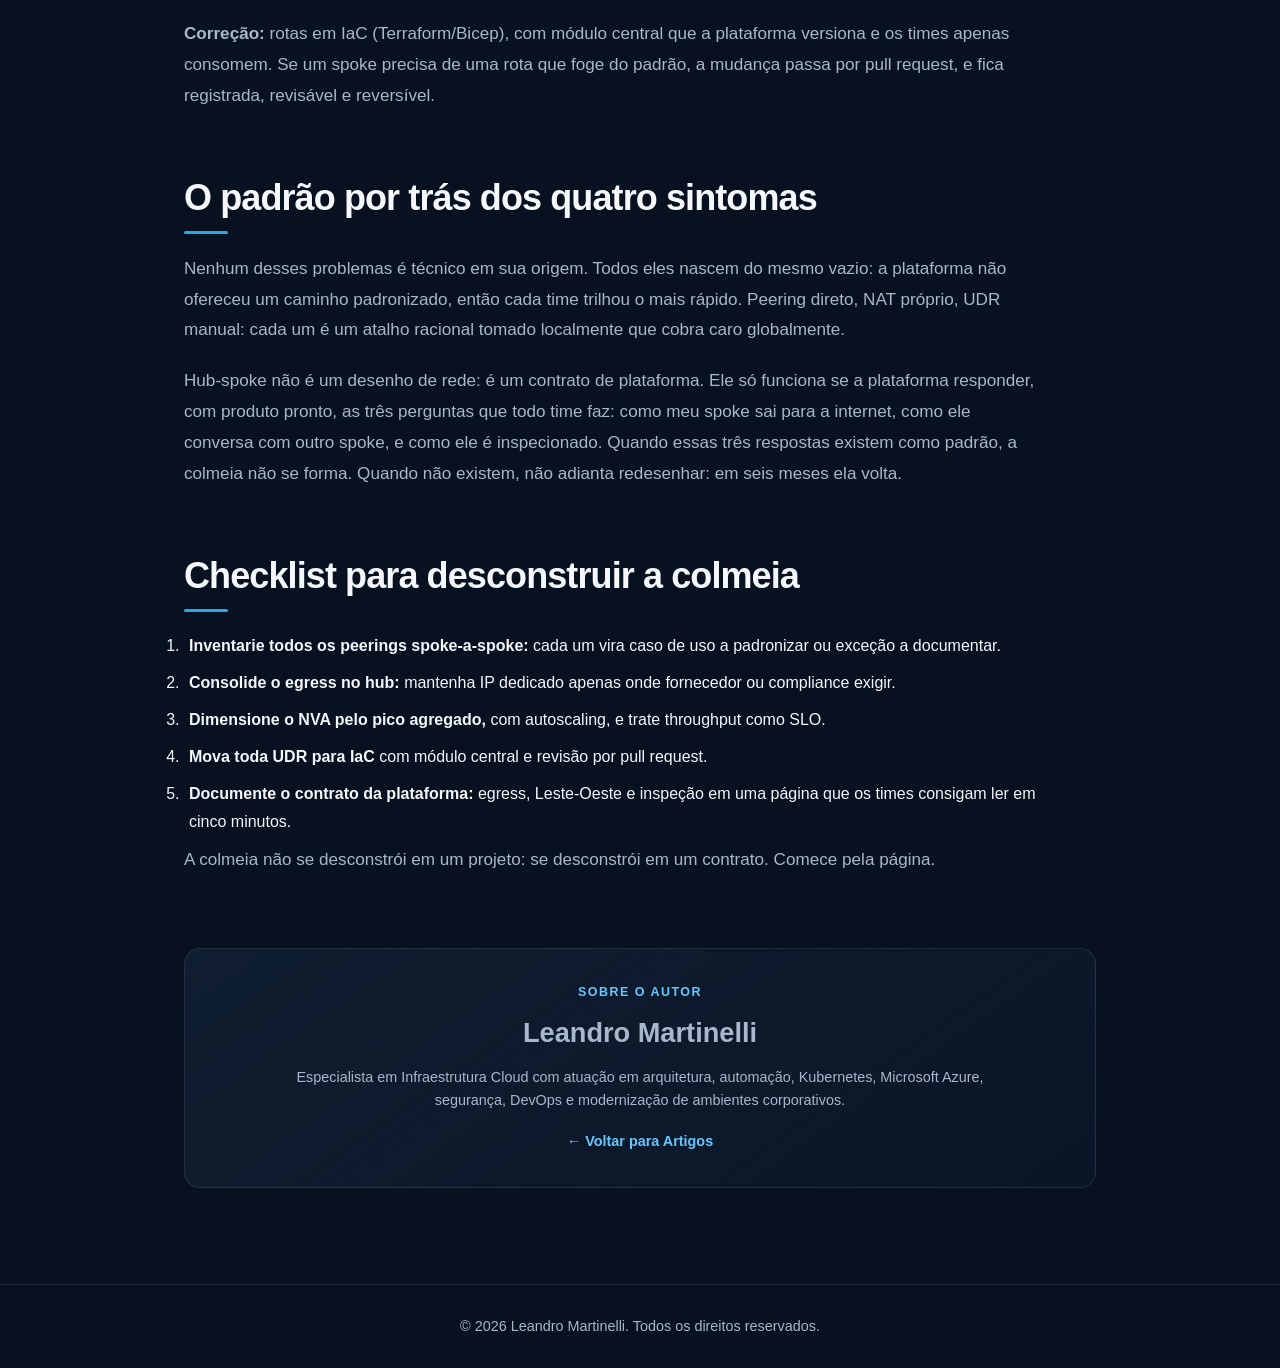
<file: artigos/hub-spoke-colmeia.html>
<!DOCTYPE html>
<html lang="pt-BR">
<head>
  <meta charset="UTF-8">
  <meta name="viewport" content="width=device-width, initial-scale=1.0">

  <title>Por que seu hub-spoke virou uma colmeia? | Leandro Martinelli</title>

  <meta
    name="description"
    content="A topologia que promete ordem e entrega complexidade. Os quatro sintomas de um hub-spoke degradado, a causa raiz de cada um e o caminho de volta para o desenho limpo."
  >

  <link
    rel="canonical"
    href="https://leandromartinelli.com.br/artigos/hub-spoke-colmeia.html"
  >
  <meta property="og:type" content="article">
  <meta property="og:locale" content="pt_BR">
  <meta property="og:site_name" content="Leandro Martinelli">
  <meta property="og:title" content="Por que seu hub-spoke virou uma colmeia?">
  <meta
    property="og:description"
    content="Peering direto entre spokes, NAT Gateway em cada spoke, NVA subdimensionado e UDR sem dono: os quatro sintomas de um hub-spoke que virou colmeia."
  >
  <meta
    property="og:url"
    content="https://leandromartinelli.com.br/artigos/hub-spoke-colmeia.html"
  >

  <meta property="article:author" content="Leandro Martinelli">
  <meta property="article:published_time" content="2026-10-18">
  <meta property="article:section" content="Cloud Infrastructure">
  <meta property="article:tag" content="Microsoft Azure">
  <meta property="article:tag" content="Hub-Spoke">
  <meta property="article:tag" content="Azure Firewall">
  <meta property="article:tag" content="Networking">

  <meta name="twitter:card" content="summary">
  <meta name="twitter:title" content="Por que seu hub-spoke virou uma colmeia?">
  <meta
    name="twitter:description"
    content="Os quatro sintomas de um hub-spoke degradado e o contrato de plataforma que impede a colmeia de voltar."
  >
  <link rel="stylesheet" href="../styles.css?v=20261026">
  <link rel="icon" type="image/png" href="../assets/images/favicon.png">
</head>

<body>

  <header>
    <nav>
      <a href="../index.html#inicio">Leandro Martinelli</a>

      <button
          class="nav-toggle"
          type="button"
          aria-label="Abrir menu"
          aria-expanded="false"
          aria-controls="nav-menu"
        >
          <span class="nav-toggle-icon"></span>
        </button>
<div id="nav-menu">
        <a href="../index.html#sobre">Sobre</a>
        <a href="../index.html#especialidades">Especialidades</a>
        <a href="../index.html#projetos">Projetos</a>
        <a href="../index.html#artigos">Artigos</a>
        <a href="../index.html#contato">Contato</a>
      </div>
    </nav>
  </header>

  <main class="article-page">

    <article class="technical-article">

      <div class="article-breadcrumb">
        <a href="../index.html#artigos">Artigos</a>
        <span>/</span>
        <span>Azure &amp; Networking</span>
      </div>

      <header class="article-header">
        <p class="article-category">Azure • Networking • Arquitetura</p>

        <h1>Por que seu hub-spoke virou uma colmeia?</h1>

        <p class="article-lead">
          A topologia que promete ordem e entrega complexidade, e como voltar
          para o desenho limpo. Os quatro sintomas da colmeia, a causa raiz
          de cada um e o contrato de plataforma que impede o retorno.
        </p>

        <div class="article-meta">
          <span>Leandro Martinelli</span>
          <span>•</span>
          <span>Outubro de 2026</span>
          <span>•</span>
          <span>Cloud Infrastructure &amp; Architecture</span>
        </div>
      </header>

      <section class="article-content">

        <h2>Todo hub-spoke começa limpo</h2>

        <p>
          Todo ambiente Azure corporativo começa limpo: um hub, spokes em
          peering, tráfego inspecionado no centro. Seis meses depois, ninguém
          consegue mais desenhar o diagrama de memória.
        </p>

        <p>
          O hub-spoke não falhou de propósito: ele degradou por decisão local
          que parecia inofensiva a cada sprint. Neste artigo, os quatro
          sintomas que indicam que sua topologia virou uma colmeia, a causa
          raiz de cada um e o caminho de volta.
        </p>

        <h2>Sintoma 1: Spoke falando direto com spoke</h2>

        <p>
          O primeiro peering direto entre spokes parece pragmático: "é só
          para o A e o B conversarem". O segundo, também. No décimo, você tem
          uma malha O(n²), e cada novo spoke nasce com cinco peerings para
          propagar rotas.
        </p>

        <p>
          O problema não é o tráfego, é o modelo: peering spoke-a-spoke
          significa que a inspeção, a segmentação e o audit do fluxo entre
          workloads vivem em N lugares ao mesmo tempo. Quando o time de
          segurança pergunta "quais aplicações conversam entre si?", a
          resposta vira um projeto de descobrimento.
        </p>

        <div class="article-callout">
          <strong>Causa raiz:</strong>
          A plataforma não ofereceu um caminho padrão para comunicação
          spoke-a-spoke, então cada time inventou o seu.
        </div>

        <p>
          <strong>Correção:</strong> defina que o Leste-Oeste inspecionado
          passa pelo hub (firewall central com regras por rede virtual) ou,
          se o volume justificar, padronize um padrão explícito de peering
          seletivo documentado como exceção. A decisão precisa ser da
          plataforma, não do time de workload.
        </p>

        <h2>Sintoma 2: Um NAT Gateway em cada spoke</h2>

        <p>
          Egress de internet é o segundo lugar onde a colmeia nasce. Sem um
          padrão central, cada spoke recebe seu próprio NAT Gateway, e seu
          IP público. A fatura acumula: NAT Gateway cobra por hora e por GB
          processado, e uma dezena deles ociosos é dinheiro queimado.
        </p>

        <p>
          Há um custo invisível pior: cada spoke com IP próprio de saída é um
          ponto de allowlist em todo fornecedor externo. Você trocou um
          problema de arquitetura por cinquenta problemas operacionais.
        </p>

        <div class="article-callout">
          <strong>Causa raiz:</strong>
          Medo do "single point of failure" no egress central, que é um medo
          de 2015. Um firewall com SLA de 99,99% e scale units atende o
          egress de uma organização inteira hoje.
        </div>

        <p>
          <strong>Correção:</strong> egress central no hub, com SNAT
          previsível e registrado. Quando um spoke realmente precisar de IP
          dedicado (exigência de fornecedor, compliance), documente como
          exceção: exceção com dono, não padrão por omissão.
        </p>

        <h2>Sintoma 3: NVA subdimensionado no caminho de tudo</h2>

        <p>
          Todo o tráfego Norte-Sul e Leste-Oeste passa pelo hub, o firewall
          (NVA) vira gargalo: picos de replicação derrubam a latência de
          tudo, e o dimensionamento inicial, feito com um workload de teste,
          não sobrevive ao primeiro fim de mês real.
        </p>

        <p>
          O erro clássico é dimensionar o NVA pela média de tráfego. Workload
          corporativo não tem tráfego médio: tem backup às 2h, sincronização
          de banco no fim do ciclo e deploy que despeja imagens no registry
          de uma vez.
        </p>

        <div class="article-callout">
          <strong>Causa raiz:</strong>
          O hub foi dimensionado como projeto, não como plataforma, sem
          teste de carga do agregado de todos os spokes.
        </div>

        <p>
          <strong>Correção:</strong> dimensione pelo pico agregado somado ao
          headspace de crescimento, habilite autoscaling no NVA (ou avalie
          Azure Firewall, que escala nativamente) e monitore o throughput do
          firewall como um SLO de plataforma, não como métrica de máquina.
        </p>

        <h2>Sintoma 4: UDR sem dono</h2>

        <p>
          Nenhuma topologia degrada mais rápido do que uma tabela de rota
          que ninguém controla. Alguém adiciona uma rota 0.0.0.0/0 apontando
          para um appliance que foi descomissionado; outra equipe "corrige"
          apontando para um IP que era de outra solução; três meses depois, o
          tráfego de um spoke sai pela internet sem passar por inspeção
          nenhuma, e ninguém percebe.
        </p>

        <p>
          UDR é código, e código sem revisão é dívida. A tabela de rotas de
          um spoke é uma decisão de arquitetura, não um detalhe de
          implementação do time que precisa "fazer funcionar".
        </p>

        <div class="article-callout">
          <strong>Causa raiz:</strong>
          Rotas criadas no portal, à mão, por quem precisava resolver um
          problema na hora.
        </div>

        <p>
          <strong>Correção:</strong> rotas em IaC (Terraform/Bicep), com
          módulo central que a plataforma versiona e os times apenas
          consomem. Se um spoke precisa de uma rota que foge do padrão, a
          mudança passa por pull request, e fica registrada, revisável e
          reversível.
        </p>

        <h2>O padrão por trás dos quatro sintomas</h2>

        <p>
          Nenhum desses problemas é técnico em sua origem. Todos eles nascem
          do mesmo vazio: a plataforma não ofereceu um caminho padronizado,
          então cada time trilhou o mais rápido. Peering direto, NAT próprio,
          UDR manual: cada um é um atalho racional tomado localmente que
          cobra caro globalmente.
        </p>

        <p>
          Hub-spoke não é um desenho de rede: é um contrato de plataforma.
          Ele só funciona se a plataforma responder, com produto pronto, as
          três perguntas que todo time faz: como meu spoke sai para a
          internet, como ele conversa com outro spoke, e como ele é
          inspecionado. Quando essas três respostas existem como padrão, a
          colmeia não se forma. Quando não existem, não adianta redesenhar:
          em seis meses ela volta.
        </p>

        <h2>Checklist para desconstruir a colmeia</h2>

        <ol>
          <li>
            <strong>Inventarie todos os peerings spoke-a-spoke:</strong> cada
            um vira caso de uso a padronizar ou exceção a documentar.
          </li>
          <li>
            <strong>Consolide o egress no hub:</strong> mantenha IP dedicado
            apenas onde fornecedor ou compliance exigir.
          </li>
          <li>
            <strong>Dimensione o NVA pelo pico agregado,</strong> com
            autoscaling, e trate throughput como SLO.
          </li>
          <li>
            <strong>Mova toda UDR para IaC</strong> com módulo central e
            revisão por pull request.
          </li>
          <li>
            <strong>Documente o contrato da plataforma:</strong> egress,
            Leste-Oeste e inspeção em uma página que os times consigam ler em
            cinco minutos.
          </li>
        </ol>

        <p>
          A colmeia não se desconstrói em um projeto: se desconstrói em um
          contrato. Comece pela página.
        </p>

      </section>

      <footer class="article-author">
        <p class="article-author-label">Sobre o autor</p>

        <h2>Leandro Martinelli</h2>

        <p>
          Especialista em Infraestrutura Cloud com atuação em arquitetura,
          automação, Kubernetes, Microsoft Azure, segurança, DevOps e
          modernização de ambientes corporativos.
        </p>

        <a href="../index.html#artigos">← Voltar para Artigos</a>
      </footer>

    </article>

  </main>

  <footer>
    <p>© 2026 Leandro Martinelli. Todos os direitos reservados.</p>
  </footer>


  
  <script src="../assets/js/main.js" defer></script>

</body>
</html>
</file>
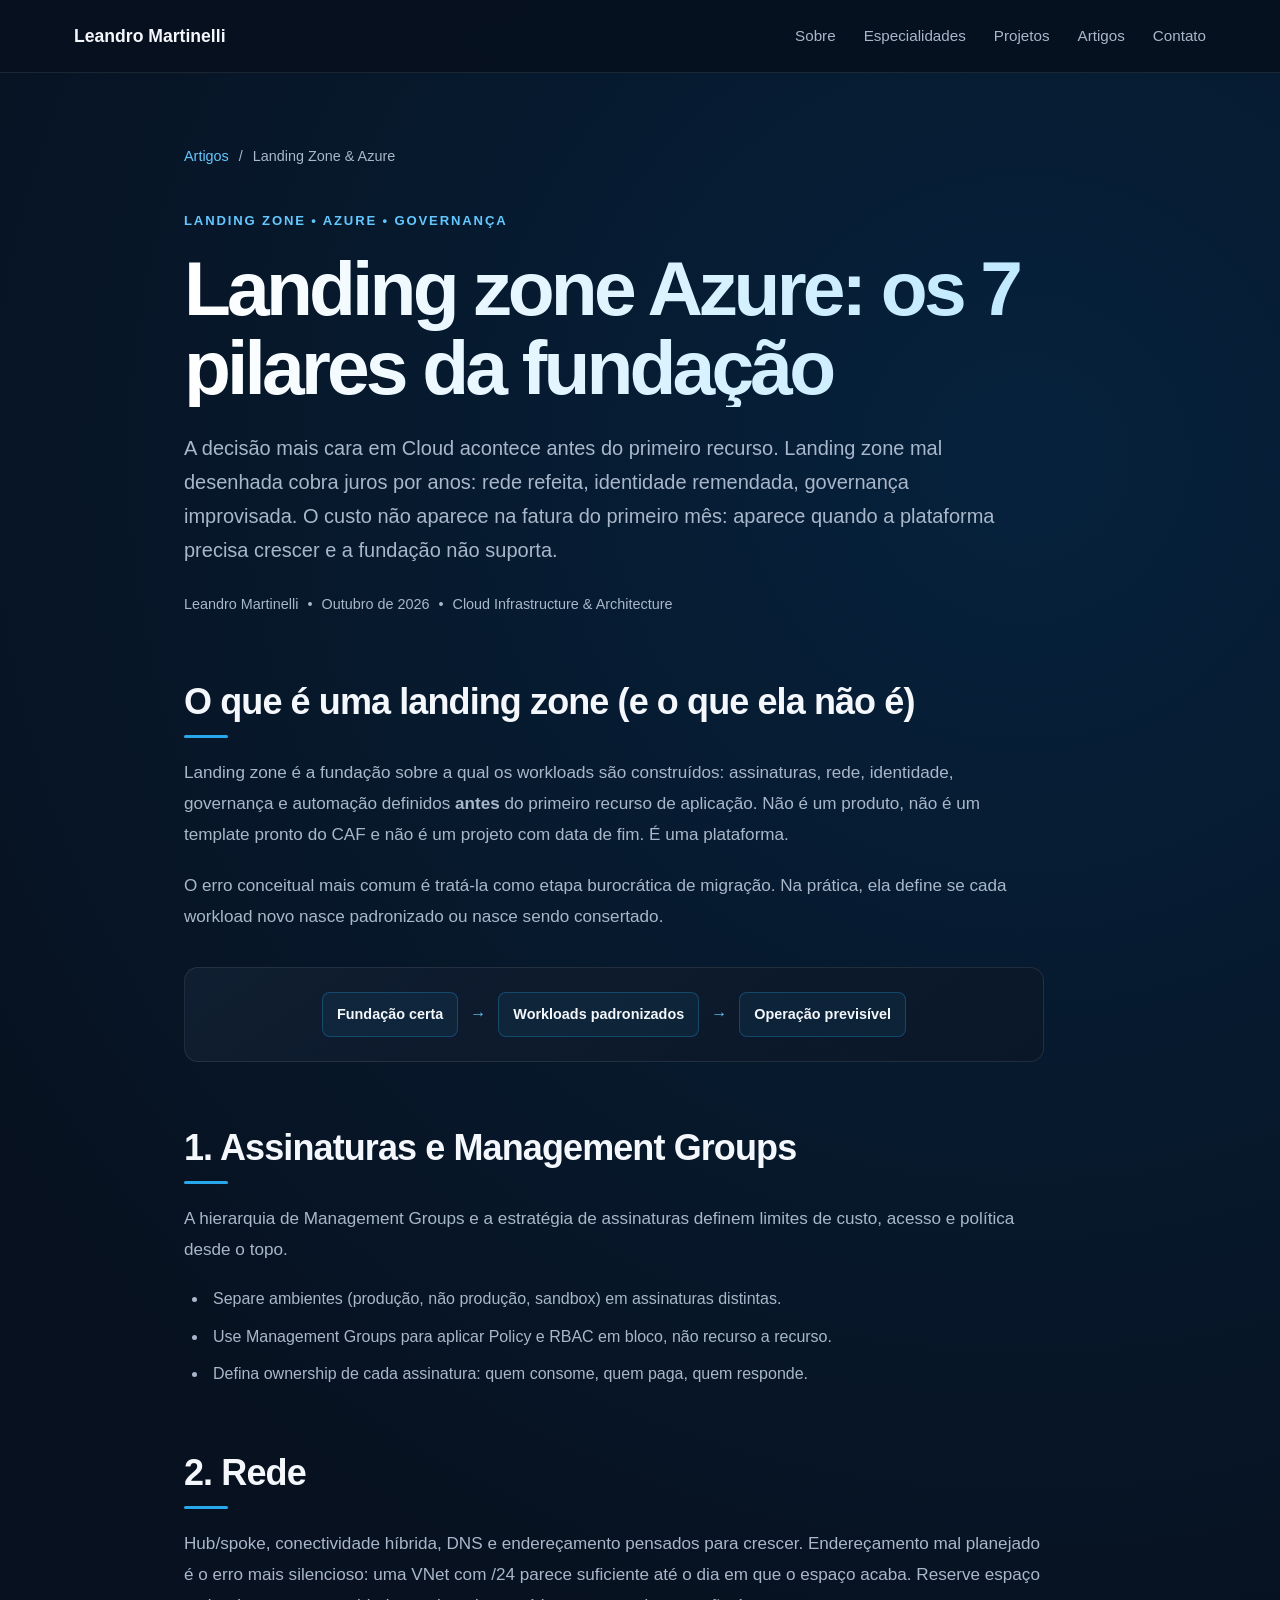
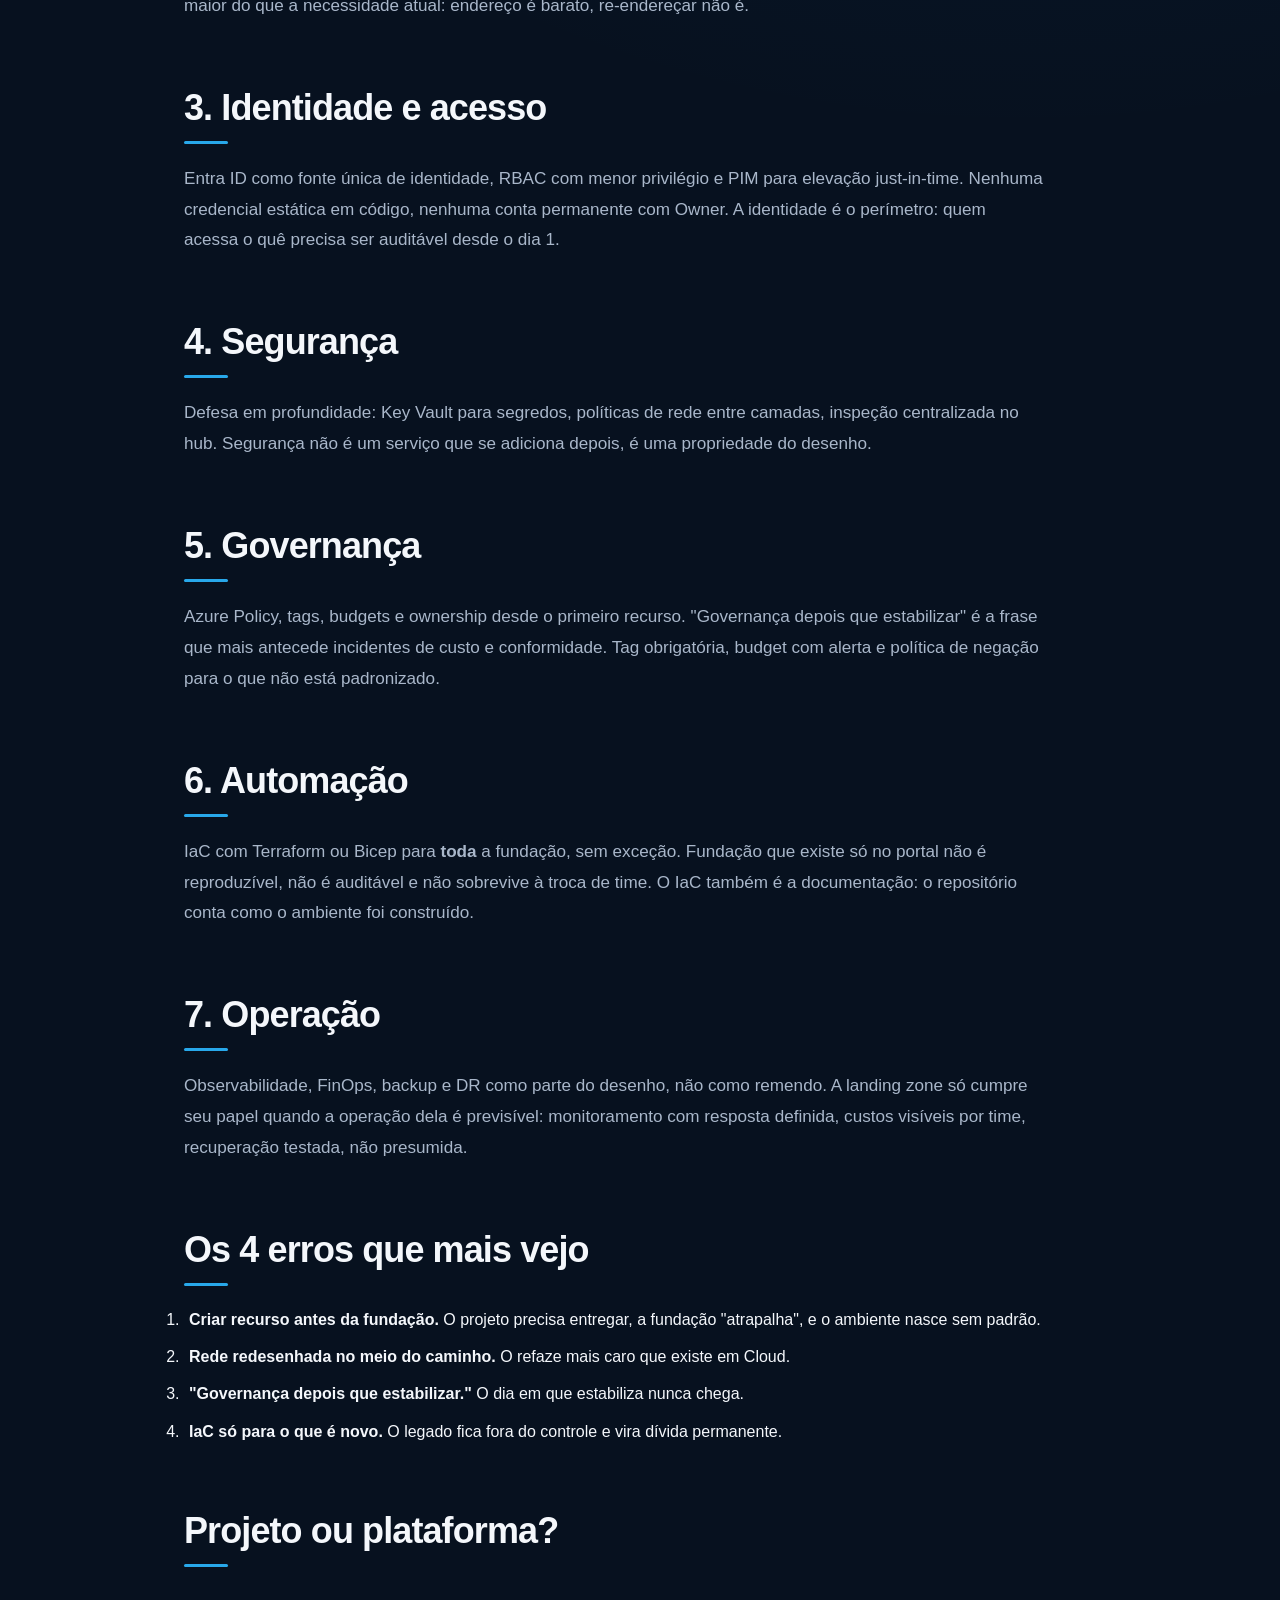
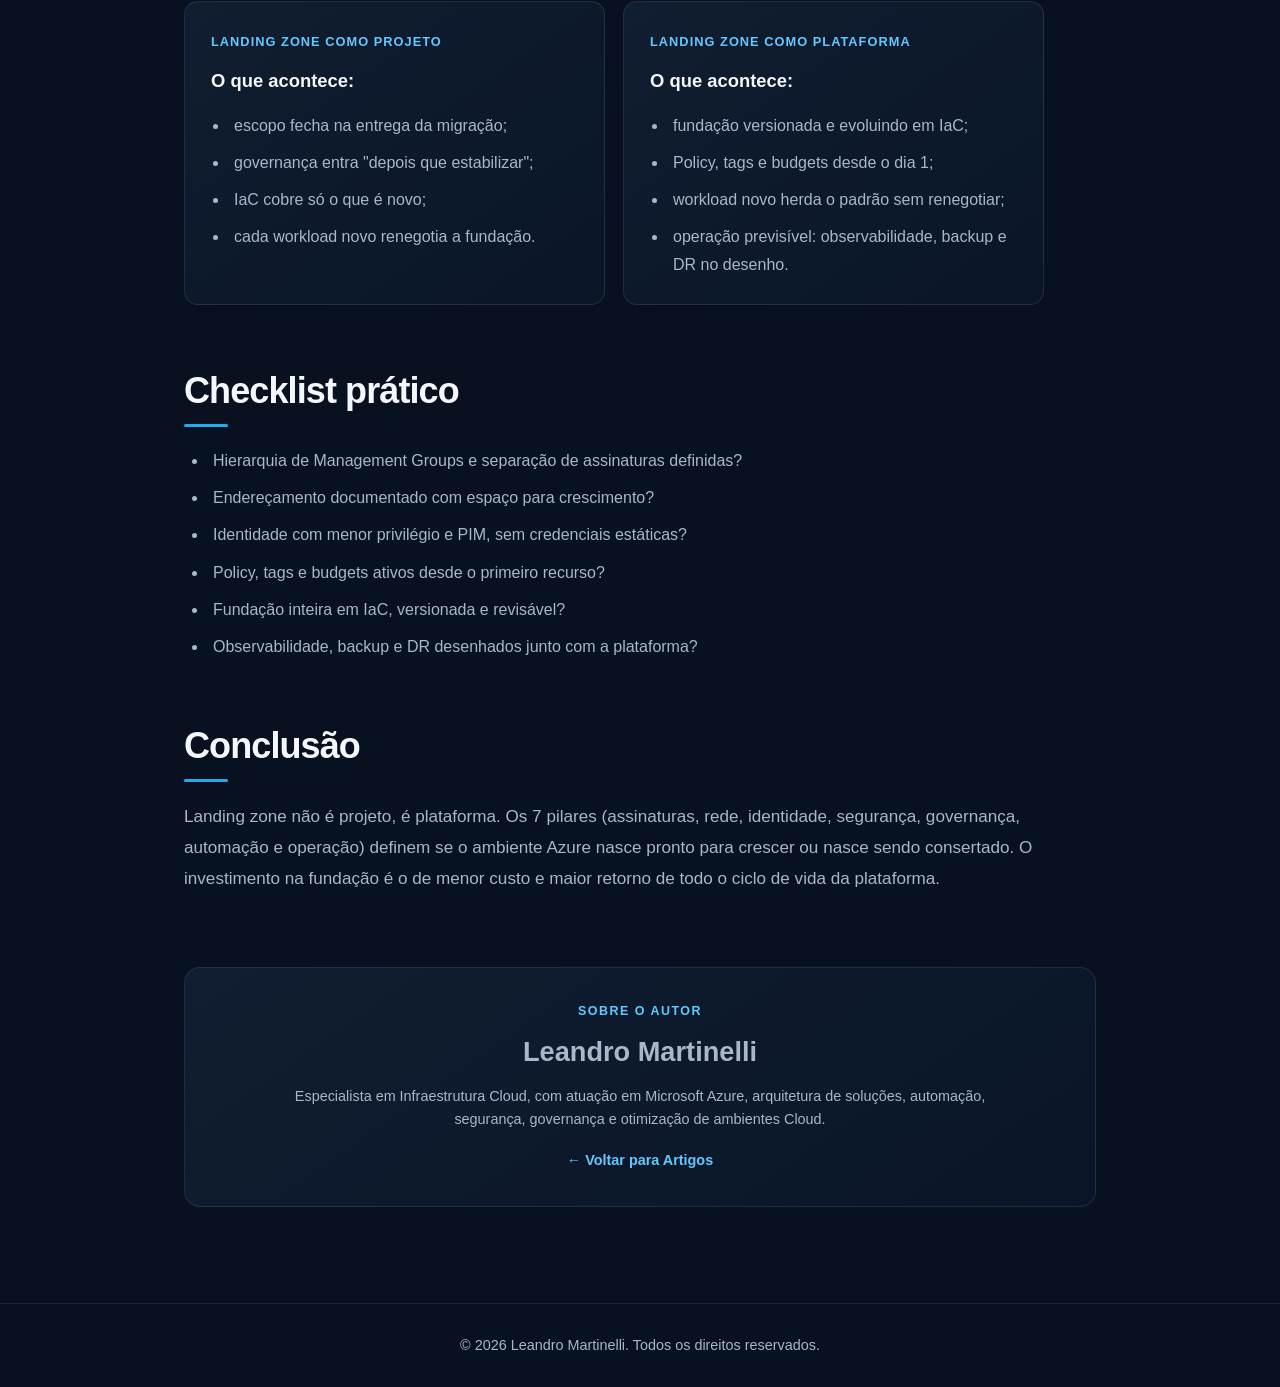
<file: artigos/landing-zone-azure-7-pilares.html>
<!DOCTYPE html>
<html lang="pt-BR">
<head>
  <meta charset="UTF-8">
  <meta name="viewport" content="width=device-width, initial-scale=1.0">

  <title>Landing zone Azure: os 7 pilares da fundação | Leandro Martinelli</title>

  <meta
    name="description"
    content="Os 7 pilares de uma landing zone Azure (assinaturas, rede, identidade, segurança, governança, automação e operação) e os 4 erros que mais custam na fundação da plataforma."
  >

  <link
    rel="canonical"
    href="https://leandromartinelli.com.br/artigos/landing-zone-azure-7-pilares.html"
  >
  <meta property="og:type" content="article">
  <meta property="og:locale" content="pt_BR">
  <meta property="og:site_name" content="Leandro Martinelli">
  <meta property="og:title" content="Landing zone Azure: os 7 pilares da fundação">
  <meta
    property="og:description"
    content="A decisão mais cara em Cloud acontece antes do primeiro recurso. Os 7 pilares que definem se a plataforma Azure nasce certa ou nasce sendo consertada."
  >
  <meta
    property="og:url"
    content="https://leandromartinelli.com.br/artigos/landing-zone-azure-7-pilares.html"
  >

  <meta property="article:author" content="Leandro Martinelli">
  <meta property="article:published_time" content="2026-10-12">
  <meta property="article:section" content="Cloud Infrastructure">
  <meta property="article:tag" content="Microsoft Azure">
  <meta property="article:tag" content="Landing Zone">
  <meta property="article:tag" content="Governança">
  <meta property="article:tag" content="IaC">

  <meta name="twitter:card" content="summary">
  <meta name="twitter:title" content="Landing zone Azure: os 7 pilares da fundação">
  <meta
    name="twitter:description"
    content="Assinaturas, rede, identidade, segurança, governança, automação e operação: a fundação que evita os refazes mais caros da Cloud."
  >

  <link rel="stylesheet" href="../styles.css?v=20261026">
  <link rel="icon" type="image/png" href="../assets/images/favicon.png">
</head>

<body>

  <header>
    <nav>
      <a href="../index.html#inicio">Leandro Martinelli</a>

      <button
          class="nav-toggle"
          type="button"
          aria-label="Abrir menu"
          aria-expanded="false"
          aria-controls="nav-menu"
        >
          <span class="nav-toggle-icon"></span>
        </button>
<div id="nav-menu">
        <a href="../index.html#sobre">Sobre</a>
        <a href="../index.html#especialidades">Especialidades</a>
        <a href="../index.html#projetos">Projetos</a>
        <a href="../index.html#artigos">Artigos</a>
        <a href="../index.html#contato">Contato</a>
      </div>
    </nav>
  </header>

  <main class="article-page">

    <article class="technical-article">

      <div class="article-breadcrumb">
        <a href="../index.html#artigos">Artigos</a>
        <span>/</span>
        <span>Landing Zone &amp; Azure</span>
      </div>

      <header class="article-header">
        <p class="article-category">Landing Zone • Azure • Governança</p>

        <h1>Landing zone Azure: os 7 pilares da fundação</h1>

        <p class="article-lead">
          A decisão mais cara em Cloud acontece antes do primeiro recurso.
          Landing zone mal desenhada cobra juros por anos: rede refeita,
          identidade remendada, governança improvisada. O custo não aparece
          na fatura do primeiro mês: aparece quando a plataforma precisa
          crescer e a fundação não suporta.
        </p>

        <div class="article-meta">
          <span>Leandro Martinelli</span>
          <span>•</span>
          <span>Outubro de 2026</span>
          <span>•</span>
          <span>Cloud Infrastructure &amp; Architecture</span>
        </div>
      </header>

      <section class="article-content">

        <h2>O que é uma landing zone (e o que ela não é)</h2>

        <p>
          Landing zone é a fundação sobre a qual os workloads são construídos:
          assinaturas, rede, identidade, governança e automação definidos
          <strong>antes</strong> do primeiro recurso de aplicação. Não é um
          produto, não é um template pronto do CAF e não é um projeto com data
          de fim. É uma plataforma.
        </p>

        <p>
          O erro conceitual mais comum é tratá-la como etapa burocrática de
          migração. Na prática, ela define se cada workload novo nasce
          padronizado ou nasce sendo consertado.
        </p>

        <div class="article-flow">
          <span>Fundação certa</span>
          <span class="article-flow-arrow">→</span>
          <span>Workloads padronizados</span>
          <span class="article-flow-arrow">→</span>
          <span>Operação previsível</span>
        </div>

        <h2>1. Assinaturas e Management Groups</h2>

        <p>
          A hierarquia de Management Groups e a estratégia de assinaturas
          definem limites de custo, acesso e política desde o topo.
        </p>

        <ul>
          <li>Separe ambientes (produção, não produção, sandbox) em assinaturas distintas.</li>
          <li>Use Management Groups para aplicar Policy e RBAC em bloco, não recurso a recurso.</li>
          <li>Defina ownership de cada assinatura: quem consome, quem paga, quem responde.</li>
        </ul>

        <h2>2. Rede</h2>

        <p>
          Hub/spoke, conectividade híbrida, DNS e endereçamento pensados para
          crescer. Endereçamento mal planejado é o erro mais silencioso: uma
          VNet com /24 parece suficiente até o dia em que o espaço acaba.
          Reserve espaço maior do que a necessidade atual: endereço é barato,
          re-endereçar não é.
        </p>

        <h2>3. Identidade e acesso</h2>

        <p>
          Entra ID como fonte única de identidade, RBAC com menor privilégio e
          PIM para elevação just-in-time. Nenhuma credencial estática em
          código, nenhuma conta permanente com Owner. A identidade é o
          perímetro: quem acessa o quê precisa ser auditável desde o dia 1.
        </p>

        <h2>4. Segurança</h2>

        <p>
          Defesa em profundidade: Key Vault para segredos, políticas de rede
          entre camadas, inspeção centralizada no hub. Segurança não é um
          serviço que se adiciona depois, é uma propriedade do desenho.
        </p>

        <h2>5. Governança</h2>

        <p>
          Azure Policy, tags, budgets e ownership desde o primeiro recurso.
          "Governança depois que estabilizar" é a frase que mais antecede
          incidentes de custo e conformidade. Tag obrigatória, budget com
          alerta e política de negação para o que não está padronizado.
        </p>

        <h2>6. Automação</h2>

        <p>
          IaC com Terraform ou Bicep para <strong>toda</strong> a fundação, sem
          exceção. Fundação que existe só no portal não é reproduzível, não é
          auditável e não sobrevive à troca de time. O IaC também é a
          documentação: o repositório conta como o ambiente foi construído.
        </p>

        <h2>7. Operação</h2>

        <p>
          Observabilidade, FinOps, backup e DR como parte do desenho, não como
          remendo. A landing zone só cumpre seu papel quando a operação dela é
          previsível: monitoramento com resposta definida, custos visíveis por
          time, recuperação testada, não presumida.
        </p>

        <h2>Os 4 erros que mais vejo</h2>

        <ol>
          <li><strong>Criar recurso antes da fundação.</strong> O projeto precisa entregar, a fundação "atrapalha", e o ambiente nasce sem padrão.</li>
          <li><strong>Rede redesenhada no meio do caminho.</strong> O refaze mais caro que existe em Cloud.</li>
          <li><strong>"Governança depois que estabilizar."</strong> O dia em que estabiliza nunca chega.</li>
          <li><strong>IaC só para o que é novo.</strong> O legado fica fora do controle e vira dívida permanente.</li>
        </ol>

        <h2>Projeto ou plataforma?</h2>

        <div class="article-decision-grid">

          <div class="article-decision-card">
            <span>Landing zone como projeto</span>
            <h3>O que acontece:</h3>
            <ul>
              <li>escopo fecha na entrega da migração;</li>
              <li>governança entra "depois que estabilizar";</li>
              <li>IaC cobre só o que é novo;</li>
              <li>cada workload novo renegotia a fundação.</li>
            </ul>
          </div>

          <div class="article-decision-card">
            <span>Landing zone como plataforma</span>
            <h3>O que acontece:</h3>
            <ul>
              <li>fundação versionada e evoluindo em IaC;</li>
              <li>Policy, tags e budgets desde o dia 1;</li>
              <li>workload novo herda o padrão sem renegotiar;</li>
              <li>operação previsível: observabilidade, backup e DR no desenho.</li>
            </ul>
          </div>

        </div>

        <h2>Checklist prático</h2>

        <ul>
          <li>Hierarquia de Management Groups e separação de assinaturas definidas?</li>
          <li>Endereçamento documentado com espaço para crescimento?</li>
          <li>Identidade com menor privilégio e PIM, sem credenciais estáticas?</li>
          <li>Policy, tags e budgets ativos desde o primeiro recurso?</li>
          <li>Fundação inteira em IaC, versionada e revisável?</li>
          <li>Observabilidade, backup e DR desenhados junto com a plataforma?</li>
        </ul>

        <h2>Conclusão</h2>

        <p>
          Landing zone não é projeto, é plataforma. Os 7 pilares (assinaturas,
          rede, identidade, segurança, governança, automação e operação)
          definem se o ambiente Azure nasce pronto para crescer ou nasce sendo
          consertado. O investimento na fundação é o de menor custo e maior
          retorno de todo o ciclo de vida da plataforma.
        </p>

      </section>

      <footer class="article-author">
        <p class="article-author-label">Sobre o autor</p>

        <h2>Leandro Martinelli</h2>

        <p>
          Especialista em Infraestrutura Cloud, com atuação em Microsoft Azure,
          arquitetura de soluções, automação, segurança, governança e
          otimização de ambientes Cloud.
        </p>

        <a href="../index.html#artigos">← Voltar para Artigos</a>
      </footer>

    </article>

  </main>

  <footer>
    <p>© 2026 Leandro Martinelli. Todos os direitos reservados.</p>
  </footer>

  

  
  <script src="../assets/js/main.js" defer></script>

</body>
</html>
</file>
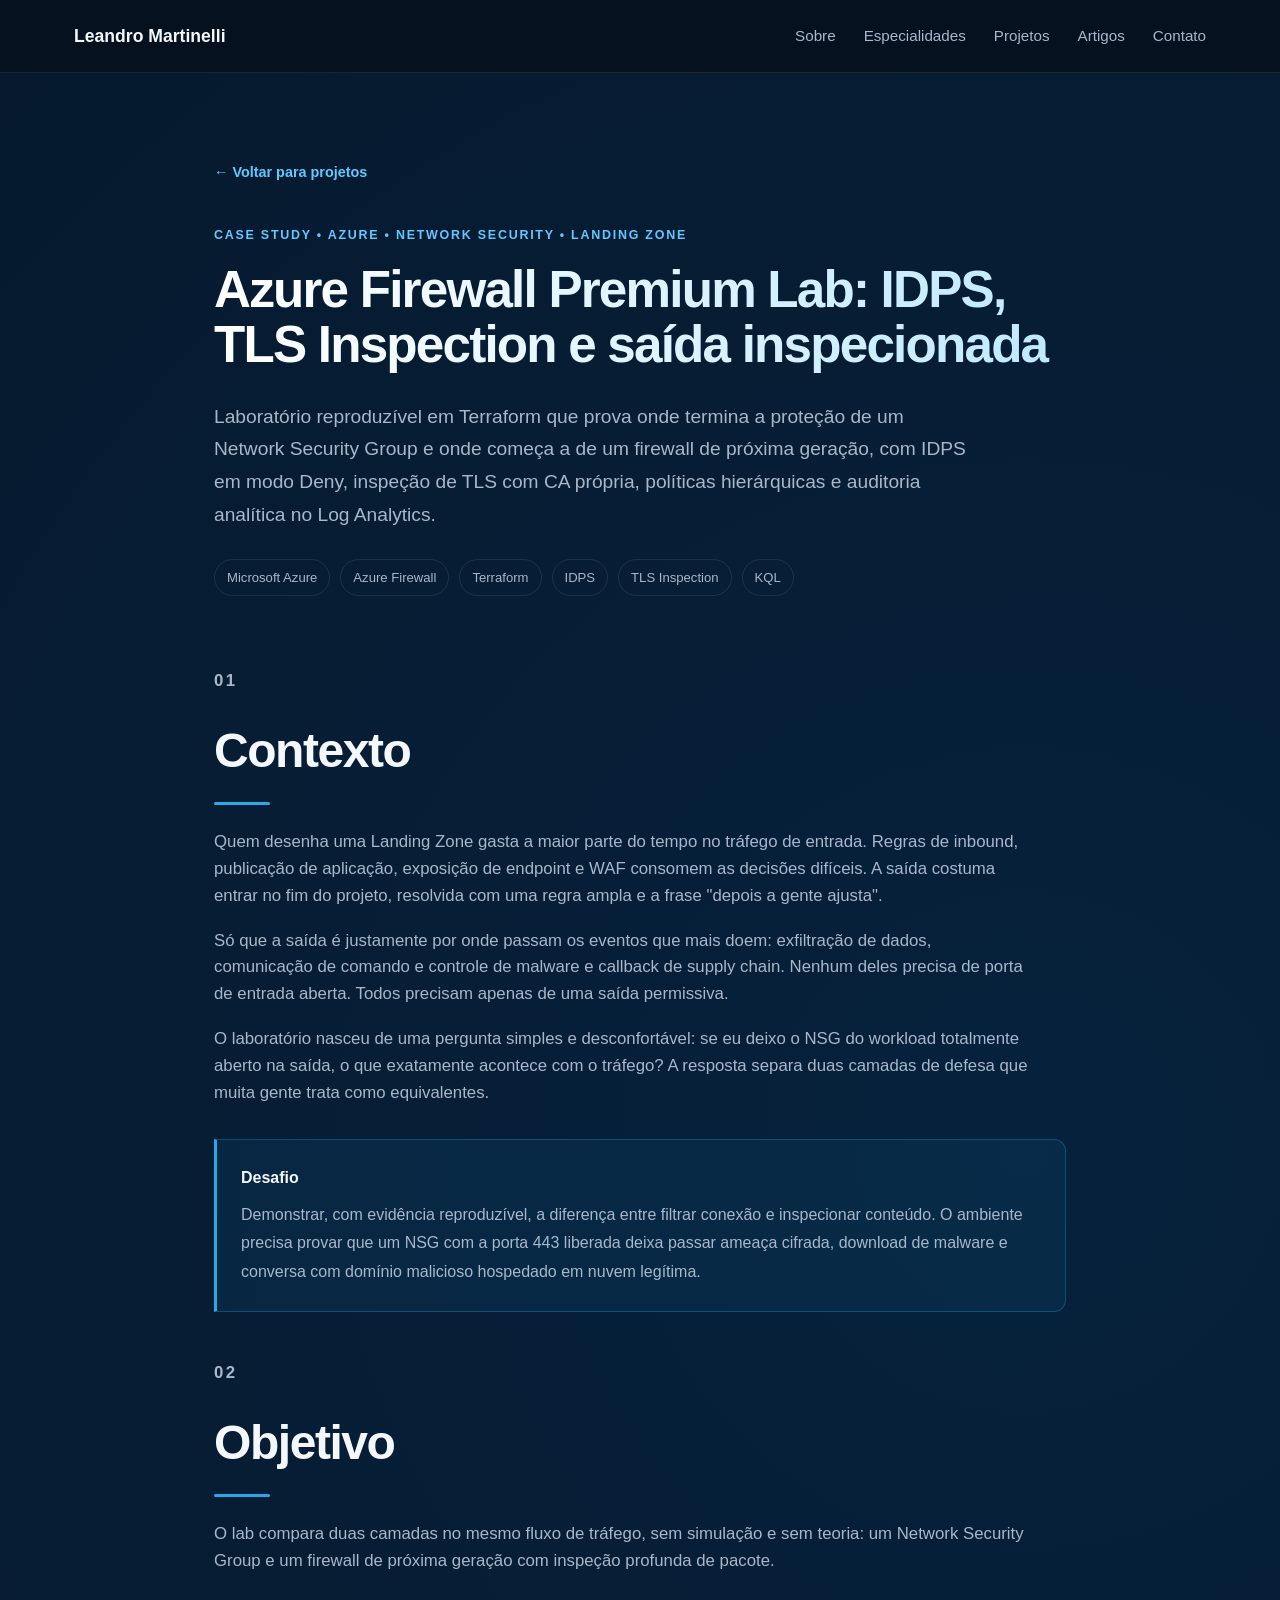
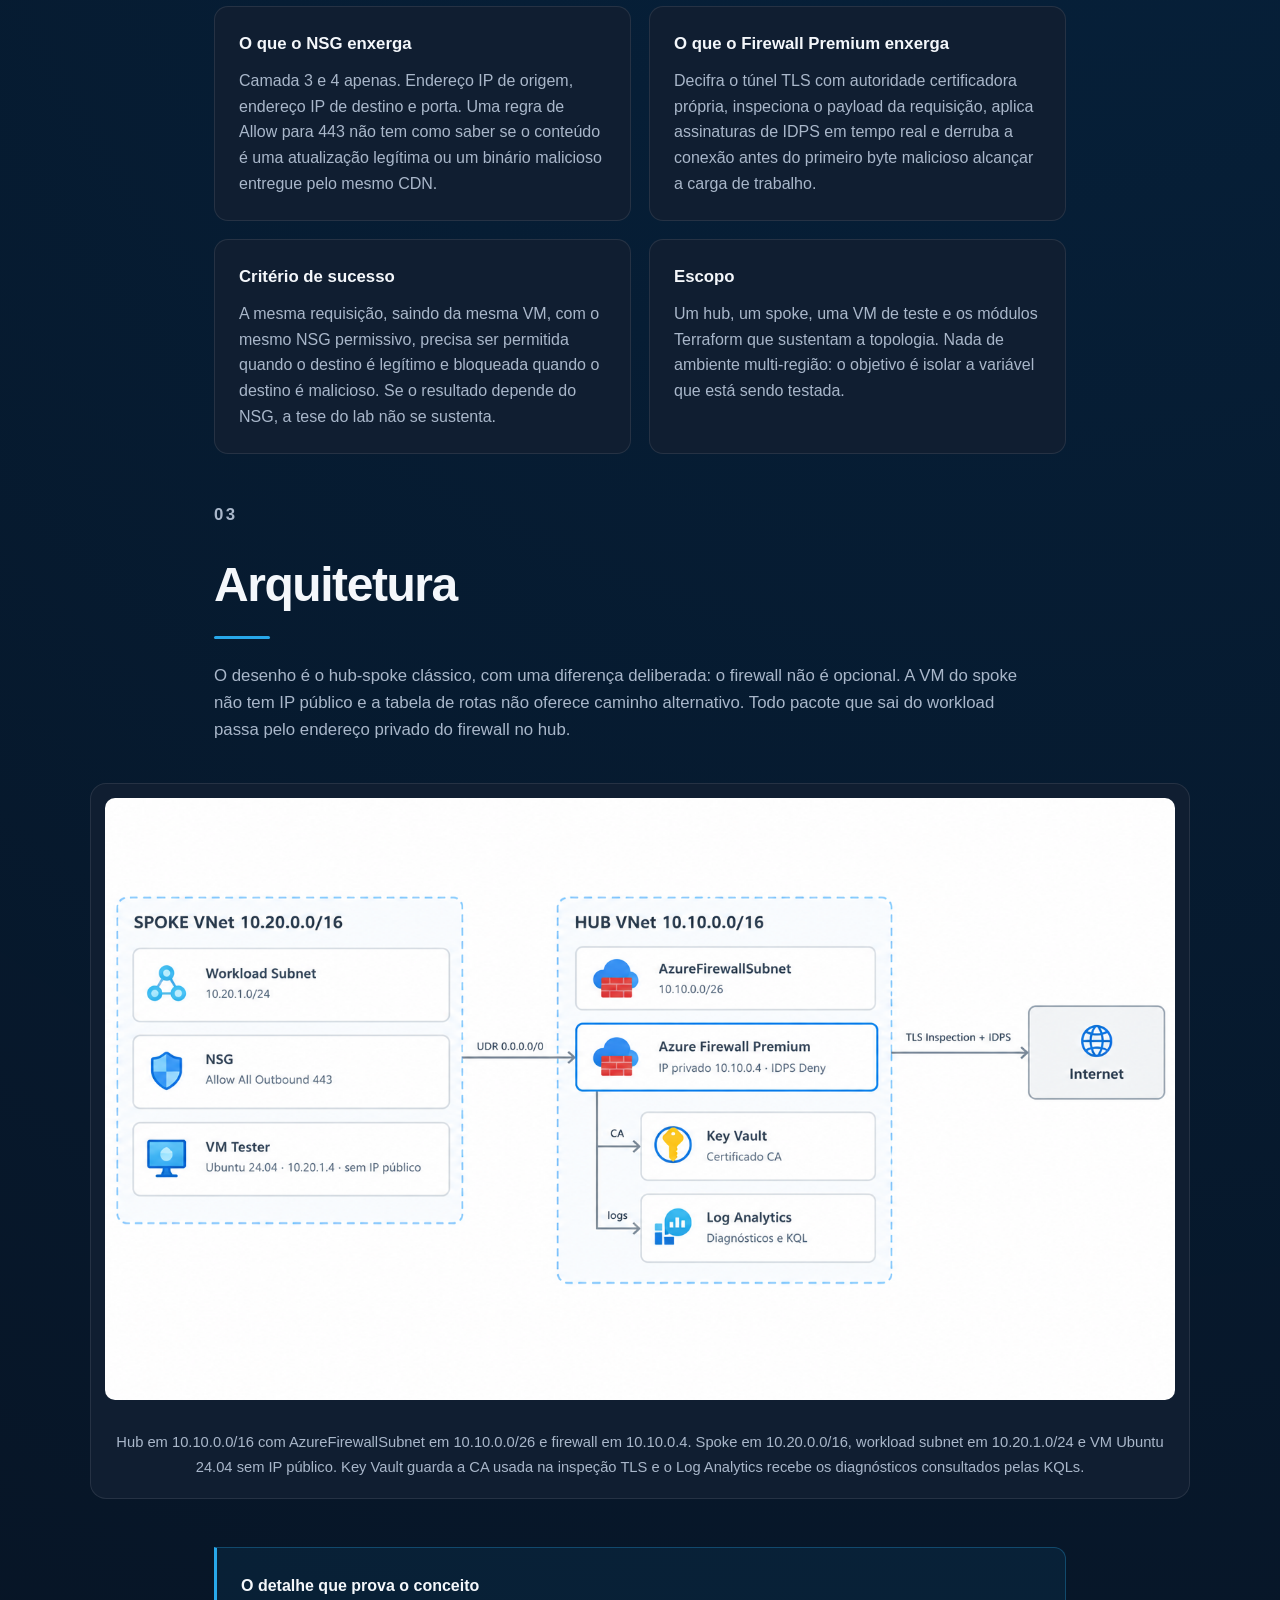
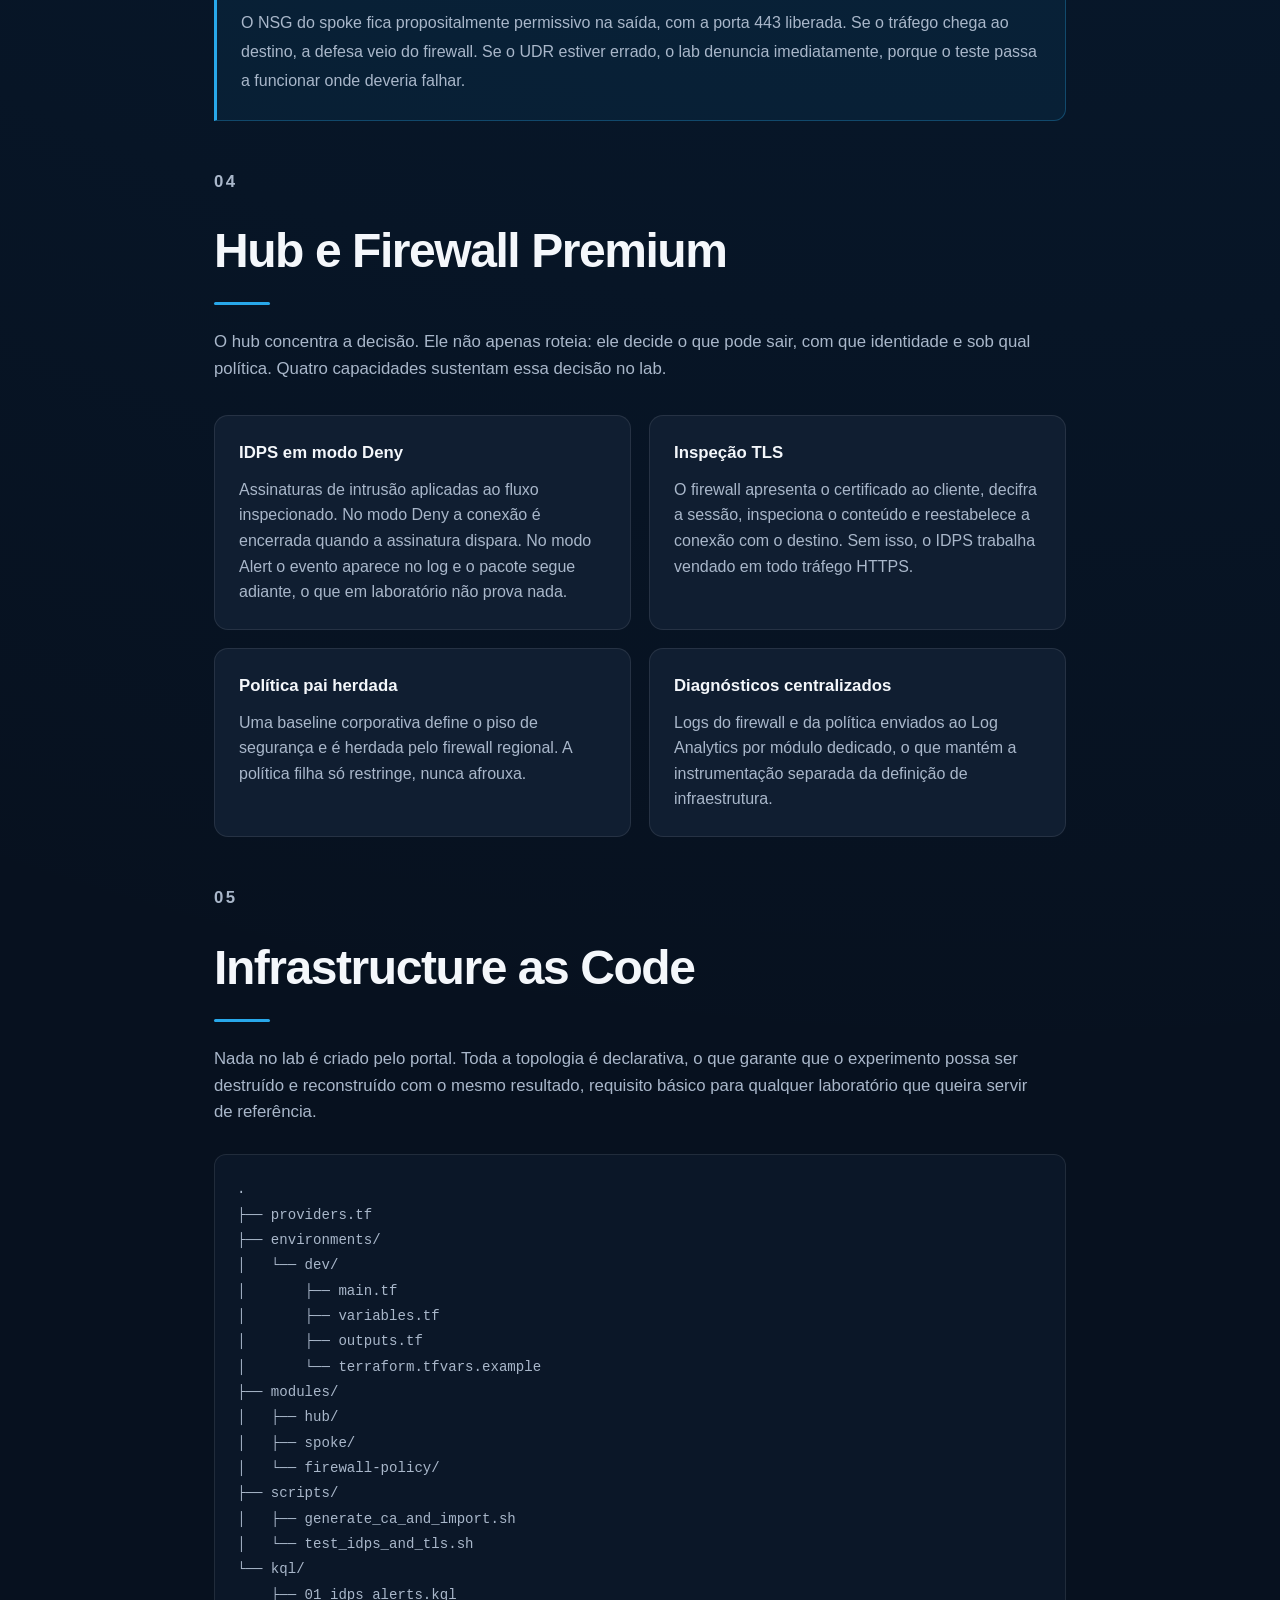
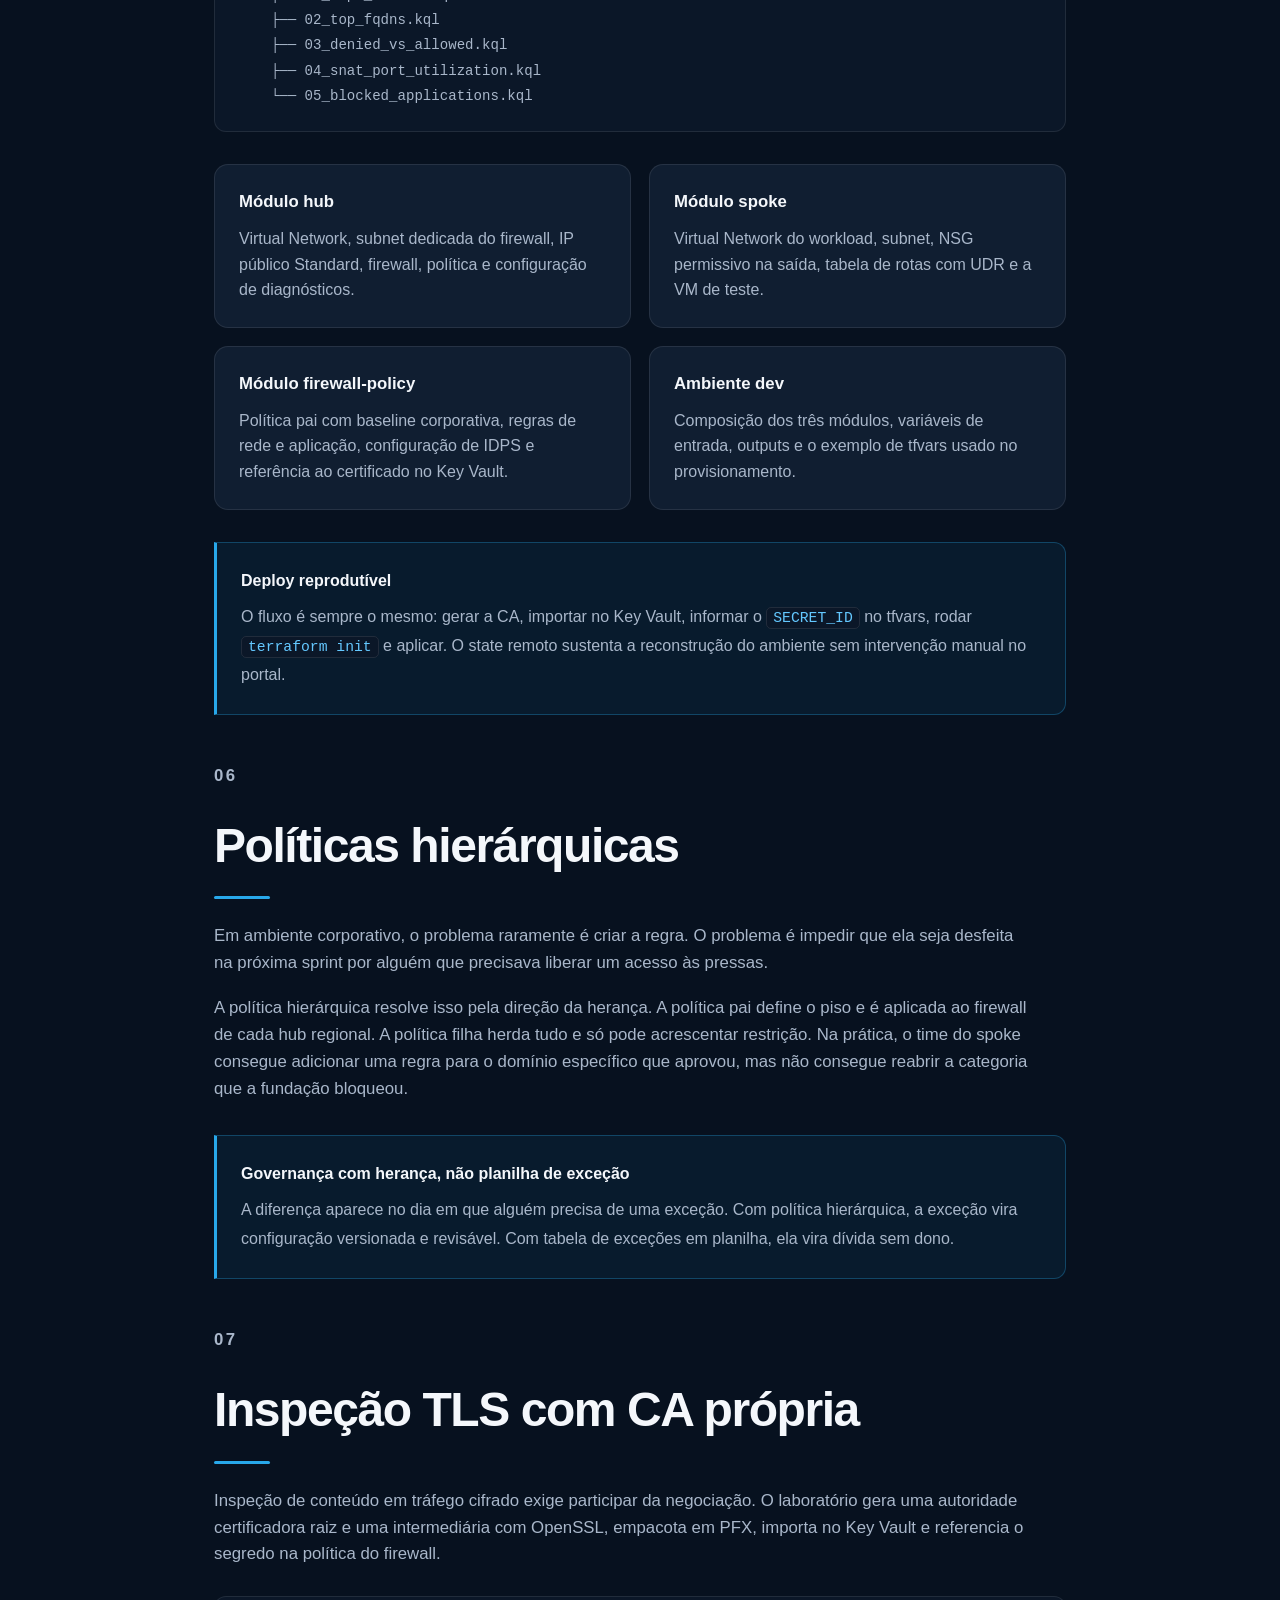
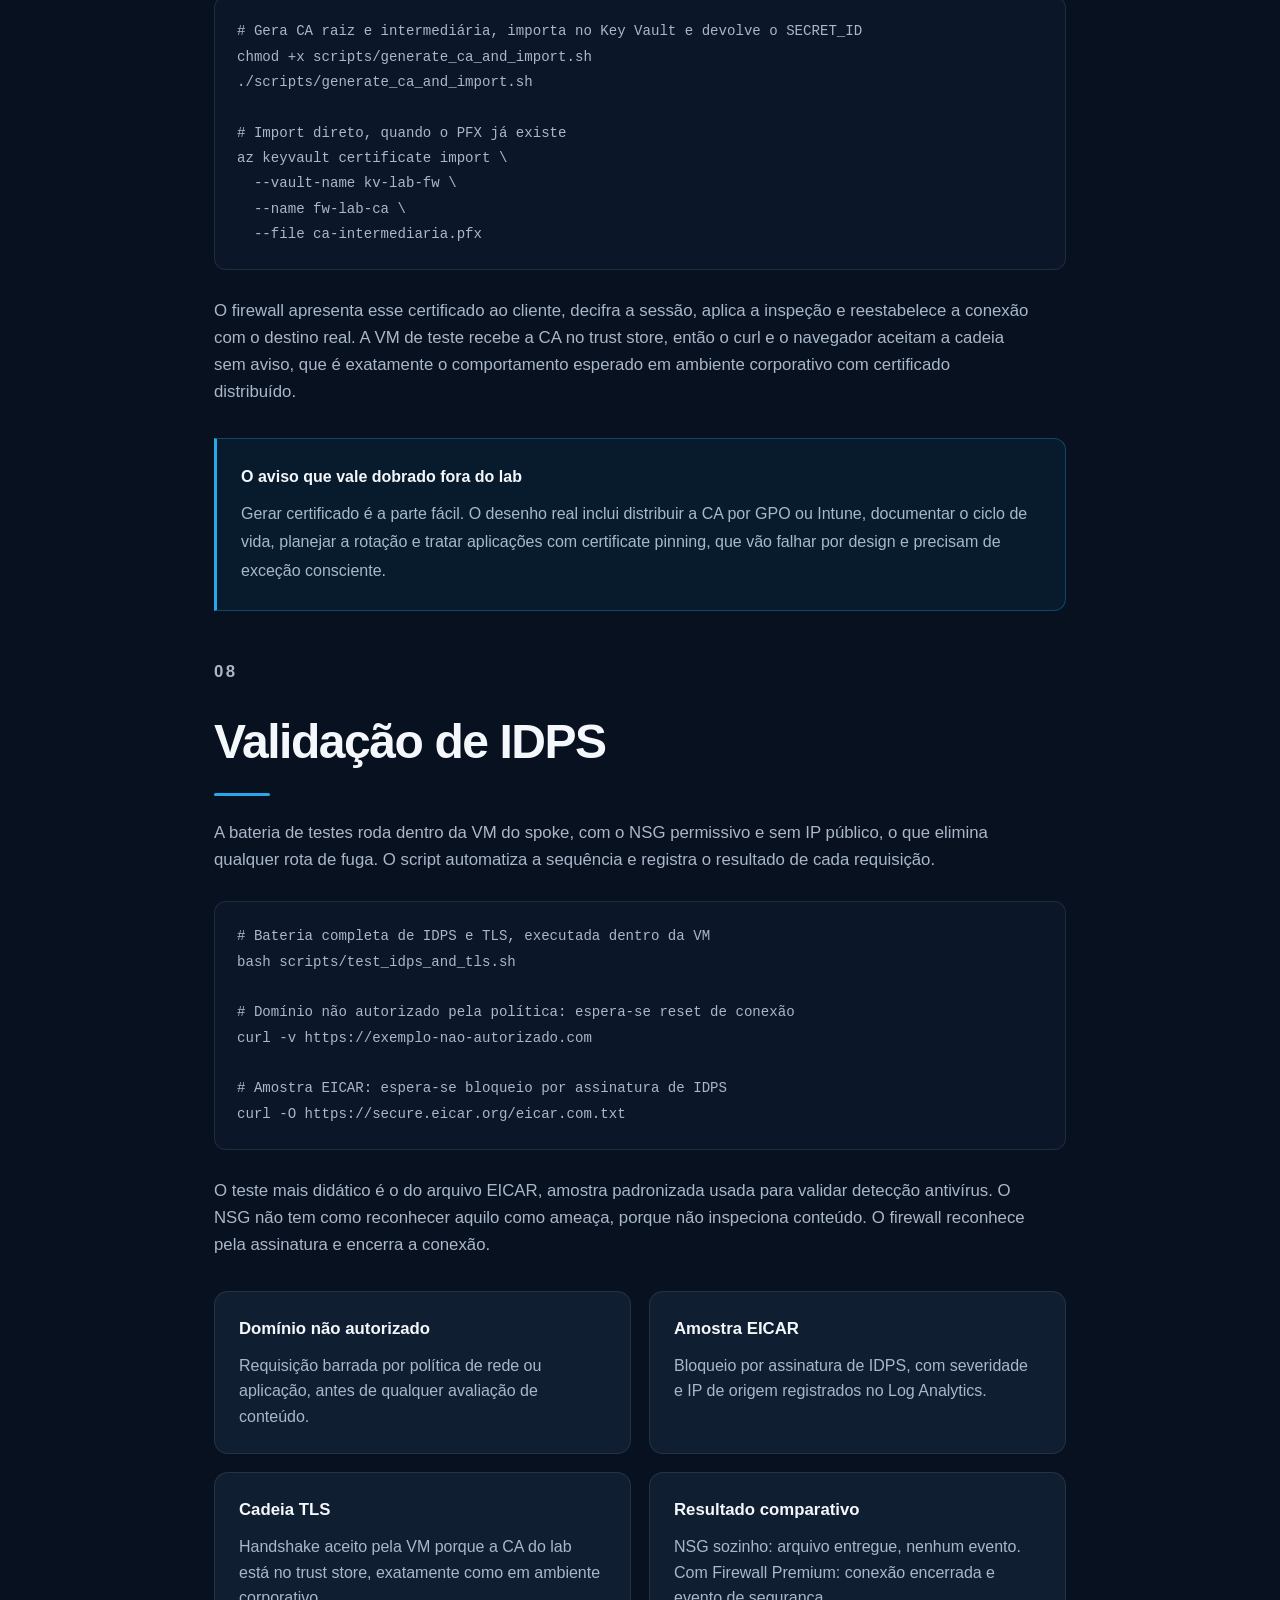
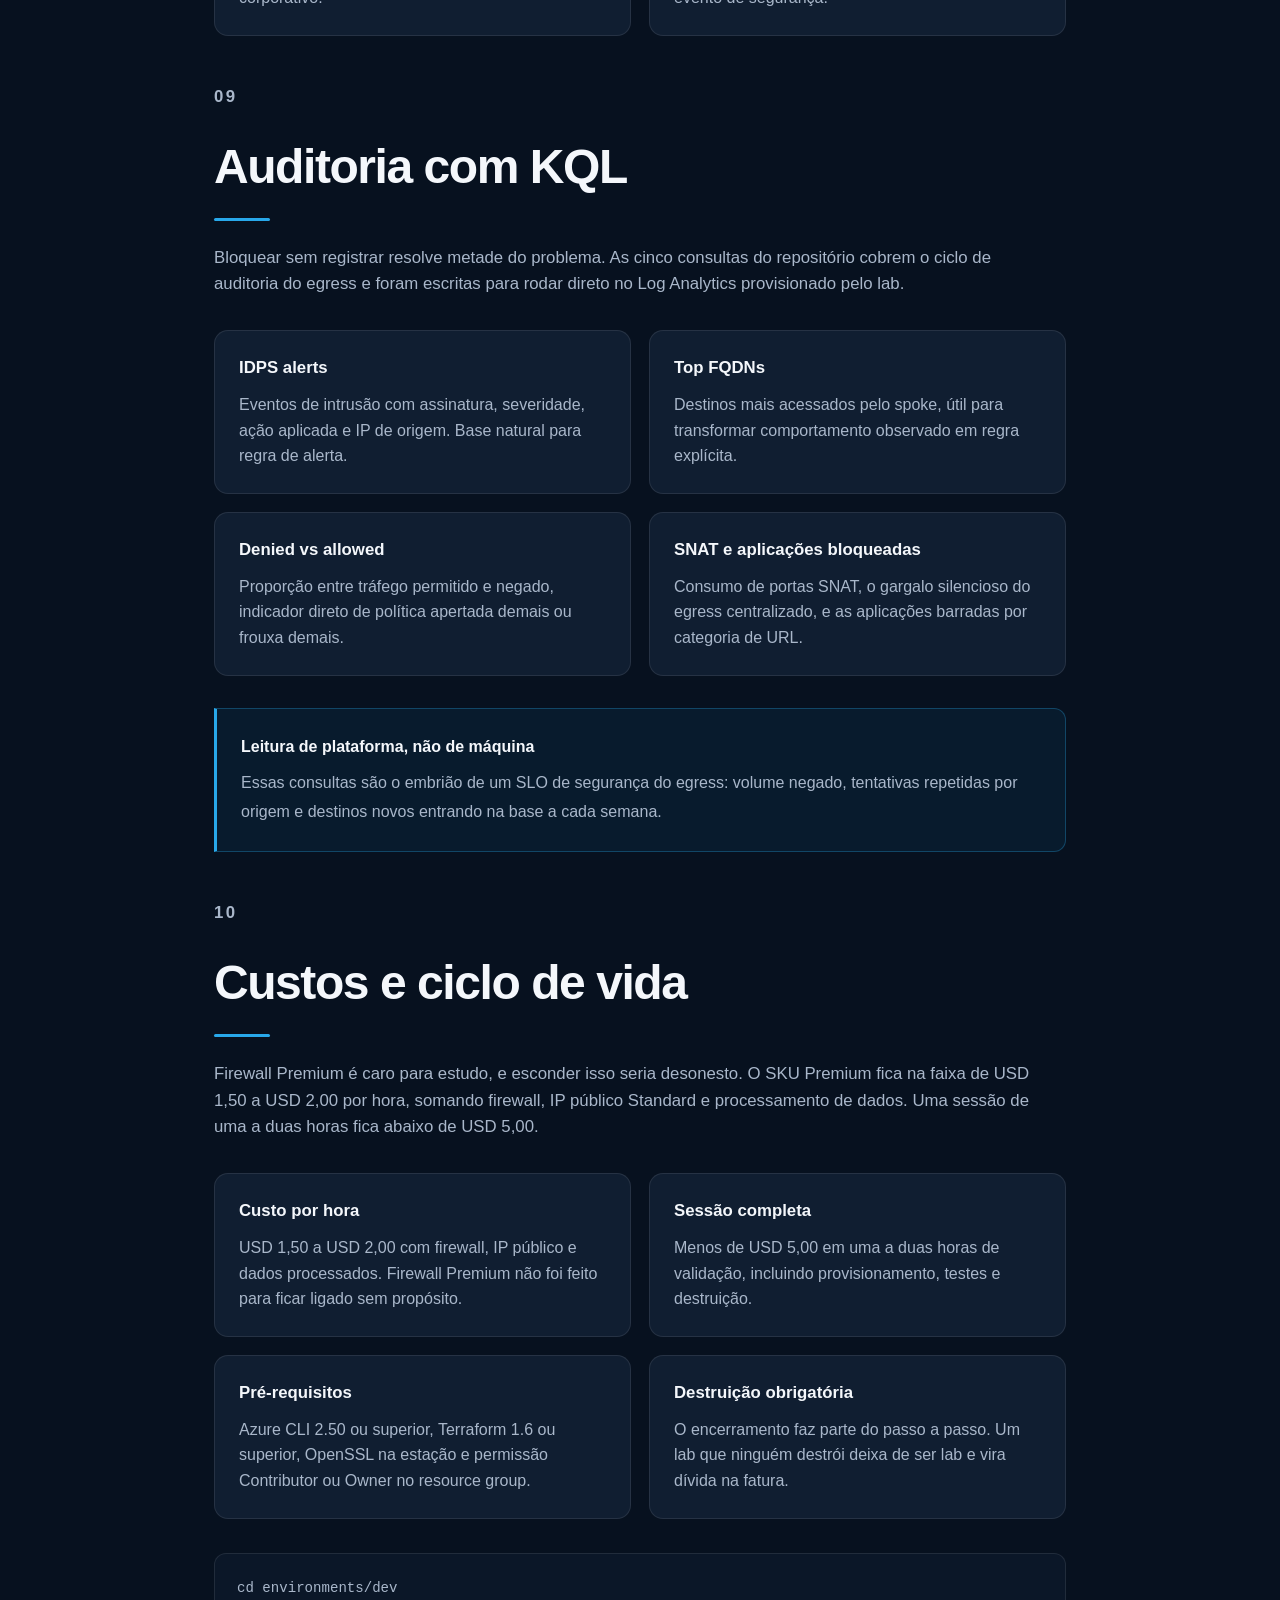
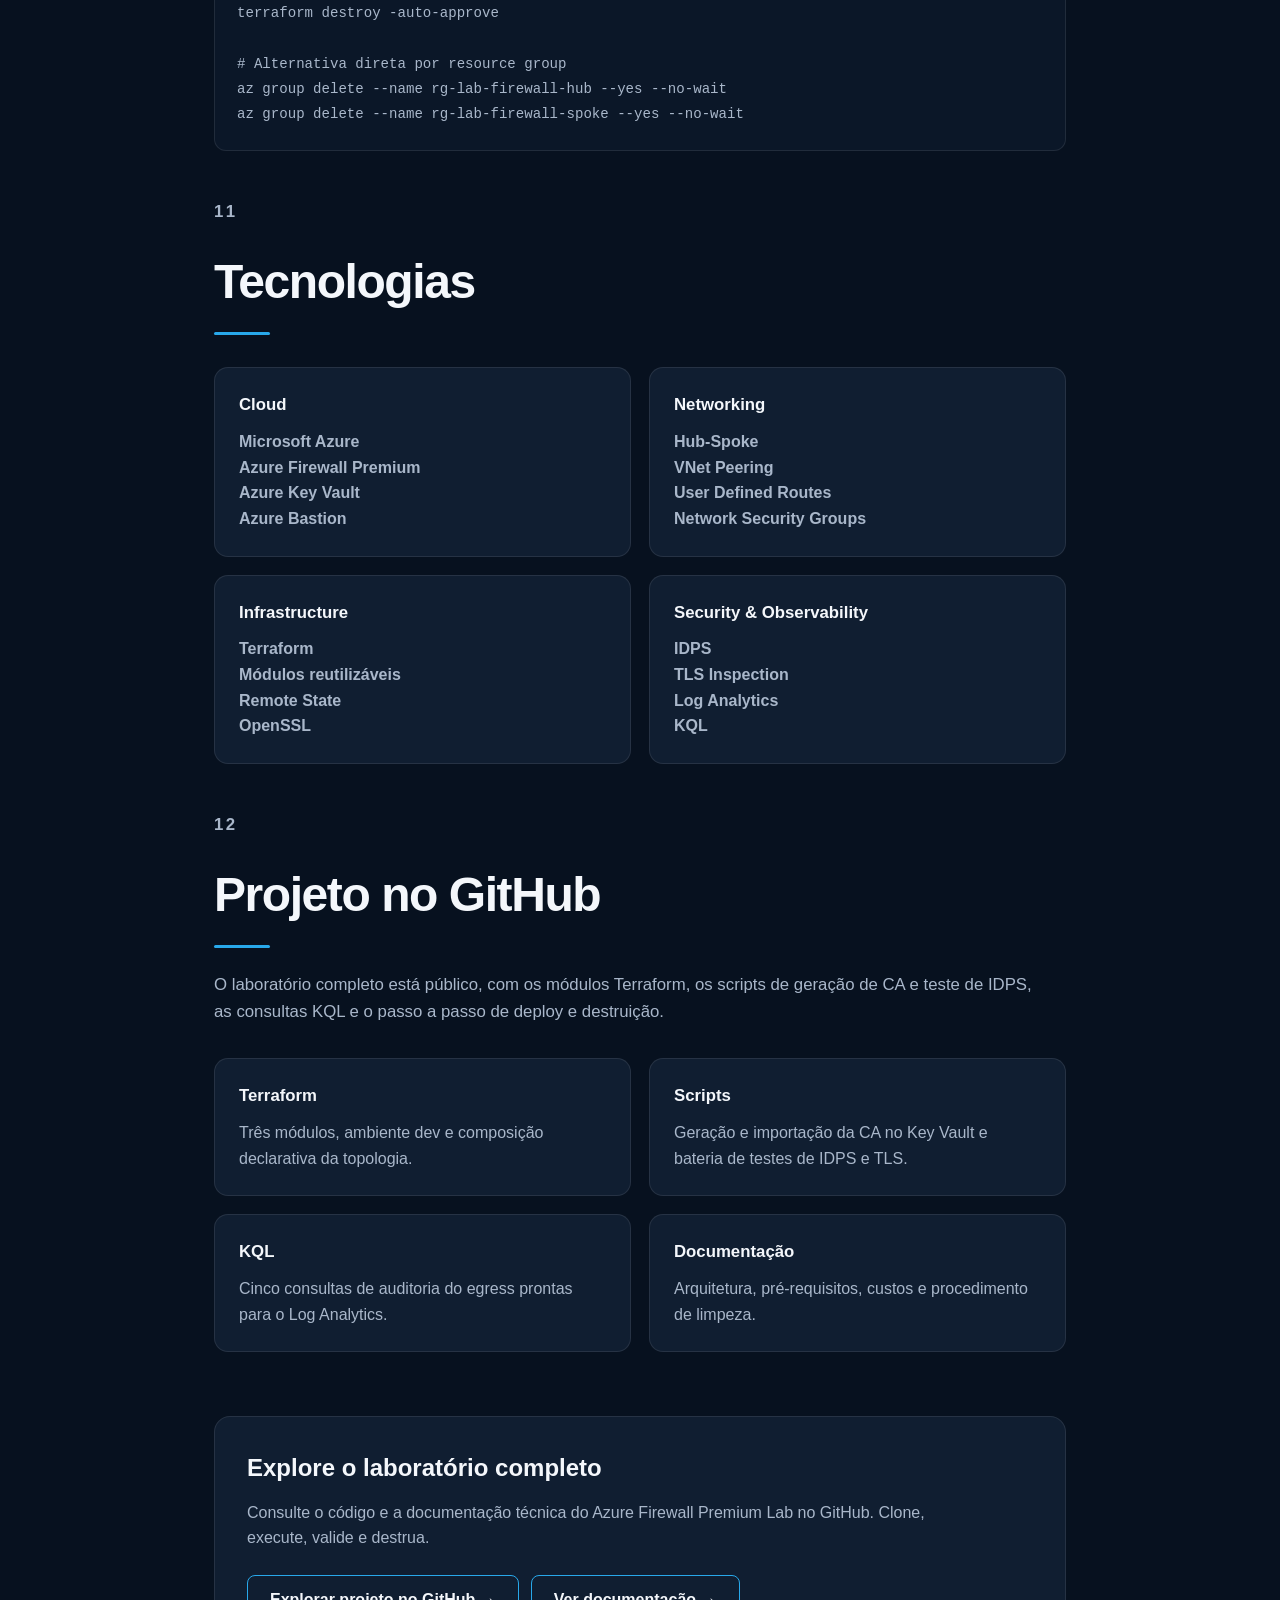
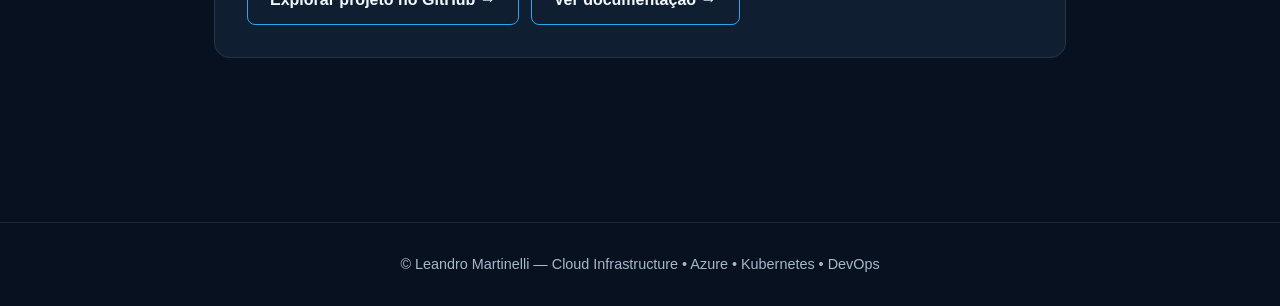
<file: cases/azure-firewall-premium-lab.html>
<!DOCTYPE html>
<html lang="pt-BR">
<head>
  <meta charset="UTF-8">
  <meta name="viewport" content="width=device-width, initial-scale=1.0">

  <title>Azure Firewall Premium Lab: IDPS, TLS Inspection e saída inspecionada | Leandro Martinelli</title>

  <meta
    name="description"
    content="Case study de um laboratório Azure reproduzível em Terraform que prova onde termina a proteção de um NSG e onde começa a de um firewall de próxima geração: IDPS em modo Deny, inspeção TLS com CA própria, políticas hierárquicas e auditoria com KQL."
  >

  <link
    rel="canonical"
    href="https://leandromartinelli.com.br/cases/azure-firewall-premium-lab.html"
  >

  <meta property="og:type" content="article">
  <meta property="og:locale" content="pt_BR">
  <meta property="og:site_name" content="Leandro Martinelli">
  <meta property="og:title" content="Azure Firewall Premium Lab: IDPS, TLS Inspection e saída inspecionada">
  <meta
    property="og:description"
    content="Hub-spoke reproduzível com Firewall Premium, IDPS em Deny, inspeção TLS com CA própria e cinco consultas KQL para auditar o tráfego de saída."
  >
  <meta
    property="og:url"
    content="https://leandromartinelli.com.br/cases/azure-firewall-premium-lab.html"
  >
  <meta
    property="og:image"
    content="https://leandromartinelli.com.br/assets/images/azure-firewall-premium-lab-architecture.png"
  >
  <meta property="og:image:alt" content="Arquitetura do Azure Firewall Premium Lab com hub, spoke e inspeção de saída">

  <meta property="article:author" content="Leandro Martinelli">
  <meta property="article:published_time" content="2026-10-25">
  <meta property="article:section" content="Cloud Infrastructure">
  <meta property="article:tag" content="Microsoft Azure">
  <meta property="article:tag" content="Azure Firewall">
  <meta property="article:tag" content="IDPS">
  <meta property="article:tag" content="TLS Inspection">
  <meta property="article:tag" content="Landing Zone">

  <meta name="twitter:card" content="summary_large_image">
  <meta name="twitter:title" content="Azure Firewall Premium Lab: IDPS, TLS Inspection e saída inspecionada">
  <meta
    name="twitter:description"
    content="O que o NSG não enxerga: IDPS em Deny, TLS Inspection com CA própria e auditoria de egress com KQL."
  >

  <link rel="stylesheet" href="../styles.css?v=20261026">
  <link rel="icon" type="image/png" href="../assets/images/favicon.png">
</head>

<body>

  <header>
    <nav>
      <a href="../index.html#inicio">Leandro Martinelli</a>

      <button class="nav-toggle" type="button" aria-label="Abrir menu" aria-expanded="false" aria-controls="nav-menu"><span class="nav-toggle-icon"></span></button>

      <div id="nav-menu">
        <a href="../index.html#sobre">Sobre</a>
        <a href="../index.html#especialidades">Especialidades</a>
        <a href="../index.html#projetos">Projetos</a>
        <a href="../index.html#artigos">Artigos</a>
        <a href="../index.html#contato">Contato</a>
      </div>
    </nav>
  </header>

  <main>

    <article class="article-page case-page">

      <div class="article-breadcrumb">
        <a href="../index.html#projetos">← Voltar para projetos</a>
      </div>

      <header class="article-header">

        <p class="article-eyebrow">
          CASE STUDY • AZURE • NETWORK SECURITY • LANDING ZONE
        </p>

        <h1>
          Azure Firewall Premium Lab:
          IDPS, TLS Inspection e saída inspecionada
        </h1>

        <p class="article-subtitle">
          Laboratório reproduzível em Terraform que prova onde termina a proteção
          de um Network Security Group e onde começa a de um firewall de próxima
          geração, com IDPS em modo Deny, inspeção de TLS com CA própria,
          políticas hierárquicas e auditoria analítica no Log Analytics.
        </p>

        <div class="article-meta">
          <span>Microsoft Azure</span>
          <span>Azure Firewall</span>
          <span>Terraform</span>
          <span>IDPS</span>
          <span>TLS Inspection</span>
          <span>KQL</span>
        </div>

      </header>

      <!-- 01 — CONTEXTO -->

      <section class="article-section">

        <p class="article-section-number">01</p>
        <h2>Contexto</h2>

        <p>
          Quem desenha uma Landing Zone gasta a maior parte do tempo no tráfego
          de entrada. Regras de inbound, publicação de aplicação, exposição de
          endpoint e WAF consomem as decisões difíceis. A saída costuma entrar no
          fim do projeto, resolvida com uma regra ampla e a frase "depois a gente
          ajusta".
        </p>

        <p>
          Só que a saída é justamente por onde passam os eventos que mais doem:
          exfiltração de dados, comunicação de comando e controle de malware e
          callback de supply chain. Nenhum deles precisa de porta de entrada
          aberta. Todos precisam apenas de uma saída permissiva.
        </p>

        <p>
          O laboratório nasceu de uma pergunta simples e desconfortável: se eu
          deixo o NSG do workload totalmente aberto na saída, o que exatamente
          acontece com o tráfego? A resposta separa duas camadas de defesa que
          muita gente trata como equivalentes.
        </p>

        <div class="article-callout">
          <strong>Desafio</strong>
          <p>
            Demonstrar, com evidência reproduzível, a diferença entre filtrar
            conexão e inspecionar conteúdo. O ambiente precisa provar que um NSG
            com a porta 443 liberada deixa passar ameaça cifrada, download de
            malware e conversa com domínio malicioso hospedado em nuvem legítima.
          </p>
        </div>

      </section>

      <!-- 02 — OBJETIVO -->

      <section class="article-section">

        <p class="article-section-number">02</p>
        <h2>Objetivo</h2>

        <p>
          O lab compara duas camadas no mesmo fluxo de tráfego, sem simulação e
          sem teoria: um Network Security Group e um firewall de próxima geração
          com inspeção profunda de pacote.
        </p>

        <div class="article-decision-grid">

          <div class="article-decision-card">
            <h3>O que o NSG enxerga</h3>
            <p>
              Camada 3 e 4 apenas. Endereço IP de origem, endereço IP de destino
              e porta. Uma regra de Allow para 443 não tem como saber se o
              conteúdo é uma atualização legítima ou um binário malicioso
              entregue pelo mesmo CDN.
            </p>
          </div>

          <div class="article-decision-card">
            <h3>O que o Firewall Premium enxerga</h3>
            <p>
              Decifra o túnel TLS com autoridade certificadora própria, inspeciona
              o payload da requisição, aplica assinaturas de IDPS em tempo real e
              derruba a conexão antes do primeiro byte malicioso alcançar a carga
              de trabalho.
            </p>
          </div>

          <div class="article-decision-card">
            <h3>Critério de sucesso</h3>
            <p>
              A mesma requisição, saindo da mesma VM, com o mesmo NSG permissivo,
              precisa ser permitida quando o destino é legítimo e bloqueada quando
              o destino é malicioso. Se o resultado depende do NSG, a tese do lab
              não se sustenta.
            </p>
          </div>

          <div class="article-decision-card">
            <h3>Escopo</h3>
            <p>
              Um hub, um spoke, uma VM de teste e os módulos Terraform que
              sustentam a topologia. Nada de ambiente multi-região: o objetivo é
              isolar a variável que está sendo testada.
            </p>
          </div>

        </div>

      </section>

      <!-- 03 — ARQUITETURA -->

      <section class="article-section">

        <p class="article-section-number">03</p>
        <h2>Arquitetura</h2>

        <p>
          O desenho é o hub-spoke clássico, com uma diferença deliberada: o
          firewall não é opcional. A VM do spoke não tem IP público e a tabela de
          rotas não oferece caminho alternativo. Todo pacote que sai do workload
          passa pelo endereço privado do firewall no hub.
        </p>

        <figure class="case-architecture-diagram">
          <img
            src="../assets/images/azure-firewall-premium-lab-architecture.png"
            alt="Arquitetura do Azure Firewall Premium Lab: spoke com VM sem IP público, UDR 0.0.0.0/0 apontando para o Azure Firewall Premium no hub e saída para a internet com IDPS e inspeção TLS"
            loading="lazy"
          >
          <figcaption>
            Hub em 10.10.0.0/16 com AzureFirewallSubnet em 10.10.0.0/26 e firewall
            em 10.10.0.4. Spoke em 10.20.0.0/16, workload subnet em 10.20.1.0/24 e
            VM Ubuntu 24.04 sem IP público. Key Vault guarda a CA usada na
            inspeção TLS e o Log Analytics recebe os diagnósticos consultados
            pelas KQLs.
          </figcaption>
        </figure>

        <div class="article-callout">
          <strong>O detalhe que prova o conceito</strong>
          <p>
            O NSG do spoke fica propositalmente permissivo na saída, com a porta
            443 liberada. Se o tráfego chega ao destino, a defesa veio do
            firewall. Se o UDR estiver errado, o lab denuncia imediatamente,
            porque o teste passa a funcionar onde deveria falhar.
          </p>
        </div>

      </section>

      <!-- 04 — HUB E FIREWALL PREMIUM -->

      <section class="article-section">

        <p class="article-section-number">04</p>
        <h2>Hub e Firewall Premium</h2>

        <p>
          O hub concentra a decisão. Ele não apenas roteia: ele decide o que pode
          sair, com que identidade e sob qual política. Quatro capacidades
          sustentam essa decisão no lab.
        </p>

        <div class="article-feature-grid">

          <div>
            <h3>IDPS em modo Deny</h3>
            <p>
              Assinaturas de intrusão aplicadas ao fluxo inspecionado. No modo
              Deny a conexão é encerrada quando a assinatura dispara. No modo
              Alert o evento aparece no log e o pacote segue adiante, o que em
              laboratório não prova nada.
            </p>
          </div>

          <div>
            <h3>Inspeção TLS</h3>
            <p>
              O firewall apresenta o certificado ao cliente, decifra a sessão,
              inspeciona o conteúdo e reestabelece a conexão com o destino. Sem
              isso, o IDPS trabalha vendado em todo tráfego HTTPS.
            </p>
          </div>

          <div>
            <h3>Política pai herdada</h3>
            <p>
              Uma baseline corporativa define o piso de segurança e é herdada pelo
              firewall regional. A política filha só restringe, nunca afrouxa.
            </p>
          </div>

          <div>
            <h3>Diagnósticos centralizados</h3>
            <p>
              Logs do firewall e da política enviados ao Log Analytics por módulo
              dedicado, o que mantém a instrumentação separada da definição de
              infraestrutura.
            </p>
          </div>

        </div>

      </section>

      <!-- 05 — INFRASTRUCTURE AS CODE -->

      <section class="article-section">

        <p class="article-section-number">05</p>
        <h2>Infrastructure as Code</h2>

        <p>
          Nada no lab é criado pelo portal. Toda a topologia é declarativa, o que
          garante que o experimento possa ser destruído e reconstruído com o mesmo
          resultado, requisito básico para qualquer laboratório que queira servir
          de referência.
        </p>

        <pre><code>.
├── providers.tf
├── environments/
│   └── dev/
│       ├── main.tf
│       ├── variables.tf
│       ├── outputs.tf
│       └── terraform.tfvars.example
├── modules/
│   ├── hub/
│   ├── spoke/
│   └── firewall-policy/
├── scripts/
│   ├── generate_ca_and_import.sh
│   └── test_idps_and_tls.sh
└── kql/
    ├── 01_idps_alerts.kql
    ├── 02_top_fqdns.kql
    ├── 03_denied_vs_allowed.kql
    ├── 04_snat_port_utilization.kql
    └── 05_blocked_applications.kql</code></pre>

        <div class="article-feature-grid">

          <div>
            <h3>Módulo hub</h3>
            <p>
              Virtual Network, subnet dedicada do firewall, IP público Standard,
              firewall, política e configuração de diagnósticos.
            </p>
          </div>

          <div>
            <h3>Módulo spoke</h3>
            <p>
              Virtual Network do workload, subnet, NSG permissivo na saída,
              tabela de rotas com UDR e a VM de teste.
            </p>
          </div>

          <div>
            <h3>Módulo firewall-policy</h3>
            <p>
              Política pai com baseline corporativa, regras de rede e aplicação,
              configuração de IDPS e referência ao certificado no Key Vault.
            </p>
          </div>

          <div>
            <h3>Ambiente dev</h3>
            <p>
              Composição dos três módulos, variáveis de entrada, outputs e o
              exemplo de tfvars usado no provisionamento.
            </p>
          </div>

        </div>

        <div class="article-callout">
          <strong>Deploy reprodutível</strong>
          <p>
            O fluxo é sempre o mesmo: gerar a CA, importar no Key Vault, informar
            o <code>SECRET_ID</code> no tfvars, rodar <code>terraform init</code>
            e aplicar. O state remoto sustenta a reconstrução do ambiente sem
            intervenção manual no portal.
          </p>
        </div>

      </section>

      <!-- 06 — POLÍTICAS HIERÁRQUICAS -->

      <section class="article-section">

        <p class="article-section-number">06</p>
        <h2>Políticas hierárquicas</h2>

        <p>
          Em ambiente corporativo, o problema raramente é criar a regra. O
          problema é impedir que ela seja desfeita na próxima sprint por alguém
          que precisava liberar um acesso às pressas.
        </p>

        <p>
          A política hierárquica resolve isso pela direção da herança. A política
          pai define o piso e é aplicada ao firewall de cada hub regional. A
          política filha herda tudo e só pode acrescentar restrição. Na prática, o
          time do spoke consegue adicionar uma regra para o domínio específico que
          aprovou, mas não consegue reabrir a categoria que a fundação bloqueou.
        </p>

        <div class="article-callout">
          <strong>Governança com herança, não planilha de exceção</strong>
          <p>
            A diferença aparece no dia em que alguém precisa de uma exceção. Com
            política hierárquica, a exceção vira configuração versionada e
            revisável. Com tabela de exceções em planilha, ela vira dívida sem
            dono.
          </p>
        </div>

      </section>

      <!-- 07 — INSPEÇÃO TLS -->

      <section class="article-section">

        <p class="article-section-number">07</p>
        <h2>Inspeção TLS com CA própria</h2>

        <p>
          Inspeção de conteúdo em tráfego cifrado exige participar da negociação.
          O laboratório gera uma autoridade certificadora raiz e uma intermediária
          com OpenSSL, empacota em PFX, importa no Key Vault e referencia o segredo
          na política do firewall.
        </p>

        <pre><code># Gera CA raiz e intermediária, importa no Key Vault e devolve o SECRET_ID
chmod +x scripts/generate_ca_and_import.sh
./scripts/generate_ca_and_import.sh

# Import direto, quando o PFX já existe
az keyvault certificate import \
  --vault-name kv-lab-fw \
  --name fw-lab-ca \
  --file ca-intermediaria.pfx</code></pre>

        <p>
          O firewall apresenta esse certificado ao cliente, decifra a sessão,
          aplica a inspeção e reestabelece a conexão com o destino real. A VM de
          teste recebe a CA no trust store, então o curl e o navegador aceitam a
          cadeia sem aviso, que é exatamente o comportamento esperado em ambiente
          corporativo com certificado distribuído.
        </p>

        <div class="article-callout">
          <strong>O aviso que vale dobrado fora do lab</strong>
          <p>
            Gerar certificado é a parte fácil. O desenho real inclui distribuir a
            CA por GPO ou Intune, documentar o ciclo de vida, planejar a rotação e
            tratar aplicações com certificate pinning, que vão falhar por design e
            precisam de exceção consciente.
          </p>
        </div>

      </section>

      <!-- 08 — VALIDAÇÃO -->

      <section class="article-section">

        <p class="article-section-number">08</p>
        <h2>Validação de IDPS</h2>

        <p>
          A bateria de testes roda dentro da VM do spoke, com o NSG permissivo e
          sem IP público, o que elimina qualquer rota de fuga. O script automatiza
          a sequência e registra o resultado de cada requisição.
        </p>

        <pre><code># Bateria completa de IDPS e TLS, executada dentro da VM
bash scripts/test_idps_and_tls.sh

# Domínio não autorizado pela política: espera-se reset de conexão
curl -v https://exemplo-nao-autorizado.com

# Amostra EICAR: espera-se bloqueio por assinatura de IDPS
curl -O https://secure.eicar.org/eicar.com.txt</code></pre>

        <p>
          O teste mais didático é o do arquivo EICAR, amostra padronizada usada
          para validar detecção antivírus. O NSG não tem como reconhecer aquilo
          como ameaça, porque não inspeciona conteúdo. O firewall reconhece pela
          assinatura e encerra a conexão.
        </p>

        <div class="article-feature-grid">

          <div>
            <h3>Domínio não autorizado</h3>
            <p>
              Requisição barrada por política de rede ou aplicação, antes de
              qualquer avaliação de conteúdo.
            </p>
          </div>

          <div>
            <h3>Amostra EICAR</h3>
            <p>
              Bloqueio por assinatura de IDPS, com severidade e IP de origem
              registrados no Log Analytics.
            </p>
          </div>

          <div>
            <h3>Cadeia TLS</h3>
            <p>
              Handshake aceito pela VM porque a CA do lab está no trust store,
              exatamente como em ambiente corporativo.
            </p>
          </div>

          <div>
            <h3>Resultado comparativo</h3>
            <p>
              NSG sozinho: arquivo entregue, nenhum evento. Com Firewall Premium:
              conexão encerrada e evento de segurança.
            </p>
          </div>

        </div>

      </section>

      <!-- 09 — AUDITORIA KQL -->

      <section class="article-section">

        <p class="article-section-number">09</p>
        <h2>Auditoria com KQL</h2>

        <p>
          Bloquear sem registrar resolve metade do problema. As cinco consultas do
          repositório cobrem o ciclo de auditoria do egress e foram escritas para
          rodar direto no Log Analytics provisionado pelo lab.
        </p>

        <div class="article-feature-grid">

          <div>
            <h3>IDPS alerts</h3>
            <p>
              Eventos de intrusão com assinatura, severidade, ação aplicada e IP
              de origem. Base natural para regra de alerta.
            </p>
          </div>

          <div>
            <h3>Top FQDNs</h3>
            <p>
              Destinos mais acessados pelo spoke, útil para transformar
              comportamento observado em regra explícita.
            </p>
          </div>

          <div>
            <h3>Denied vs allowed</h3>
            <p>
              Proporção entre tráfego permitido e negado, indicador direto de
              política apertada demais ou frouxa demais.
            </p>
          </div>

          <div>
            <h3>SNAT e aplicações bloqueadas</h3>
            <p>
              Consumo de portas SNAT, o gargalo silencioso do egress centralizado,
              e as aplicações barradas por categoria de URL.
            </p>
          </div>

        </div>

        <div class="article-callout">
          <strong>Leitura de plataforma, não de máquina</strong>
          <p>
            Essas consultas são o embrião de um SLO de segurança do egress: volume
            negado, tentativas repetidas por origem e destinos novos entrando na
            base a cada semana.
          </p>
        </div>

      </section>

      <!-- 10 — CUSTOS -->

      <section class="article-section">

        <p class="article-section-number">10</p>
        <h2>Custos e ciclo de vida</h2>

        <p>
          Firewall Premium é caro para estudo, e esconder isso seria desonesto. O
          SKU Premium fica na faixa de USD 1,50 a USD 2,00 por hora, somando
          firewall, IP público Standard e processamento de dados. Uma sessão de
          uma a duas horas fica abaixo de USD 5,00.
        </p>

        <div class="article-decision-grid">

          <div class="article-decision-card">
            <h3>Custo por hora</h3>
            <p>
              USD 1,50 a USD 2,00 com firewall, IP público e dados processados.
              Firewall Premium não foi feito para ficar ligado sem propósito.
            </p>
          </div>

          <div class="article-decision-card">
            <h3>Sessão completa</h3>
            <p>
              Menos de USD 5,00 em uma a duas horas de validação, incluindo
              provisionamento, testes e destruição.
            </p>
          </div>

          <div class="article-decision-card">
            <h3>Pré-requisitos</h3>
            <p>
              Azure CLI 2.50 ou superior, Terraform 1.6 ou superior, OpenSSL na
              estação e permissão Contributor ou Owner no resource group.
            </p>
          </div>

          <div class="article-decision-card">
            <h3>Destruição obrigatória</h3>
            <p>
              O encerramento faz parte do passo a passo. Um lab que ninguém
              destrói deixa de ser lab e vira dívida na fatura.
            </p>
          </div>

        </div>

        <pre><code>cd environments/dev
terraform destroy -auto-approve

# Alternativa direta por resource group
az group delete --name rg-lab-firewall-hub --yes --no-wait
az group delete --name rg-lab-firewall-spoke --yes --no-wait</code></pre>

      </section>

      <!-- 11 — TECNOLOGIAS -->

      <section class="article-section">

        <p class="article-section-number">11</p>
        <h2>Tecnologias</h2>

        <div class="article-feature-grid">

          <div>
            <h3>Cloud</h3>
            <p>
              <strong>Microsoft Azure</strong><br>
              <strong>Azure Firewall Premium</strong><br>
              <strong>Azure Key Vault</strong><br>
              <strong>Azure Bastion</strong>
            </p>
          </div>

          <div>
            <h3>Networking</h3>
            <p>
              <strong>Hub-Spoke</strong><br>
              <strong>VNet Peering</strong><br>
              <strong>User Defined Routes</strong><br>
              <strong>Network Security Groups</strong>
            </p>
          </div>

          <div>
            <h3>Infrastructure</h3>
            <p>
              <strong>Terraform</strong><br>
              <strong>Módulos reutilizáveis</strong><br>
              <strong>Remote State</strong><br>
              <strong>OpenSSL</strong>
            </p>
          </div>

          <div>
            <h3>Security &amp; Observability</h3>
            <p>
              <strong>IDPS</strong><br>
              <strong>TLS Inspection</strong><br>
              <strong>Log Analytics</strong><br>
              <strong>KQL</strong>
            </p>
          </div>

        </div>

      </section>

      <!-- 12 — GITHUB -->

      <section class="article-section">

        <p class="article-section-number">12</p>
        <h2>Projeto no GitHub</h2>

        <p>
          O laboratório completo está público, com os módulos Terraform, os
          scripts de geração de CA e teste de IDPS, as consultas KQL e o passo a
          passo de deploy e destruição.
        </p>

        <div class="article-feature-grid">

          <div>
            <h3>Terraform</h3>
            <p>
              Três módulos, ambiente dev e composição declarativa da topologia.
            </p>
          </div>

          <div>
            <h3>Scripts</h3>
            <p>
              Geração e importação da CA no Key Vault e bateria de testes de IDPS
              e TLS.
            </p>
          </div>

          <div>
            <h3>KQL</h3>
            <p>
              Cinco consultas de auditoria do egress prontas para o Log Analytics.
            </p>
          </div>

          <div>
            <h3>Documentação</h3>
            <p>
              Arquitetura, pré-requisitos, custos e procedimento de limpeza.
            </p>
          </div>

        </div>

        <div class="case-cta">

          <h2>Explore o laboratório completo</h2>

          <p>
            Consulte o código e a documentação técnica do Azure Firewall Premium
            Lab no GitHub. Clone, execute, valide e destrua.
          </p>

          <div class="case-cta-actions">
            <a
              href="https://github.com/leandromartinelli-cloud/azure-firewall-premium-lab"
              target="_blank"
              rel="noopener noreferrer"
            >
              Explorar projeto no GitHub →
            </a>

            <a
              href="https://github.com/leandromartinelli-cloud/azure-firewall-premium-lab#readme"
              target="_blank"
              rel="noopener noreferrer"
            >
              Ver documentação →
            </a>
          </div>

        </div>

      </section>

    </article>

  </main>

  <footer>
    <p>
      © Leandro Martinelli — Cloud Infrastructure • Azure • Kubernetes • DevOps
    </p>
  </footer>

  

  

  <script src="../assets/js/main.js" defer></script>

</body>
</html>
</file>
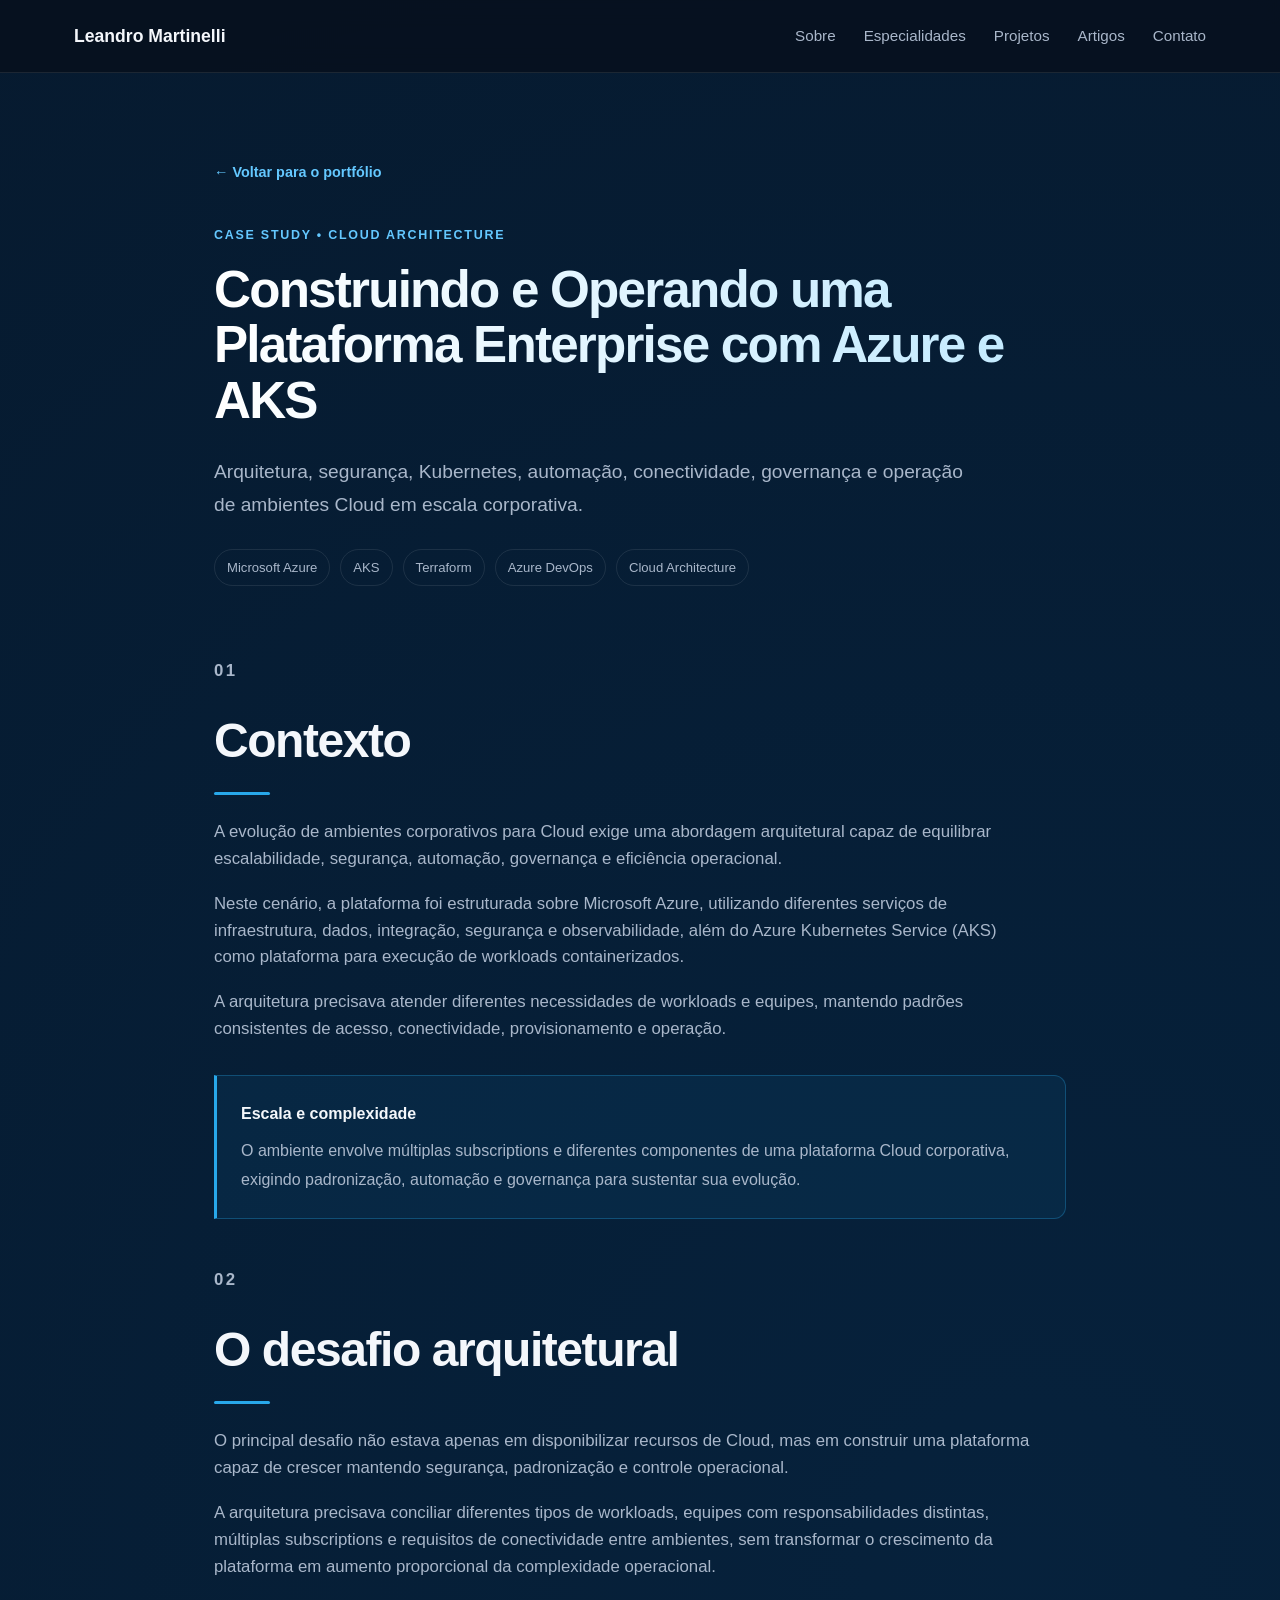
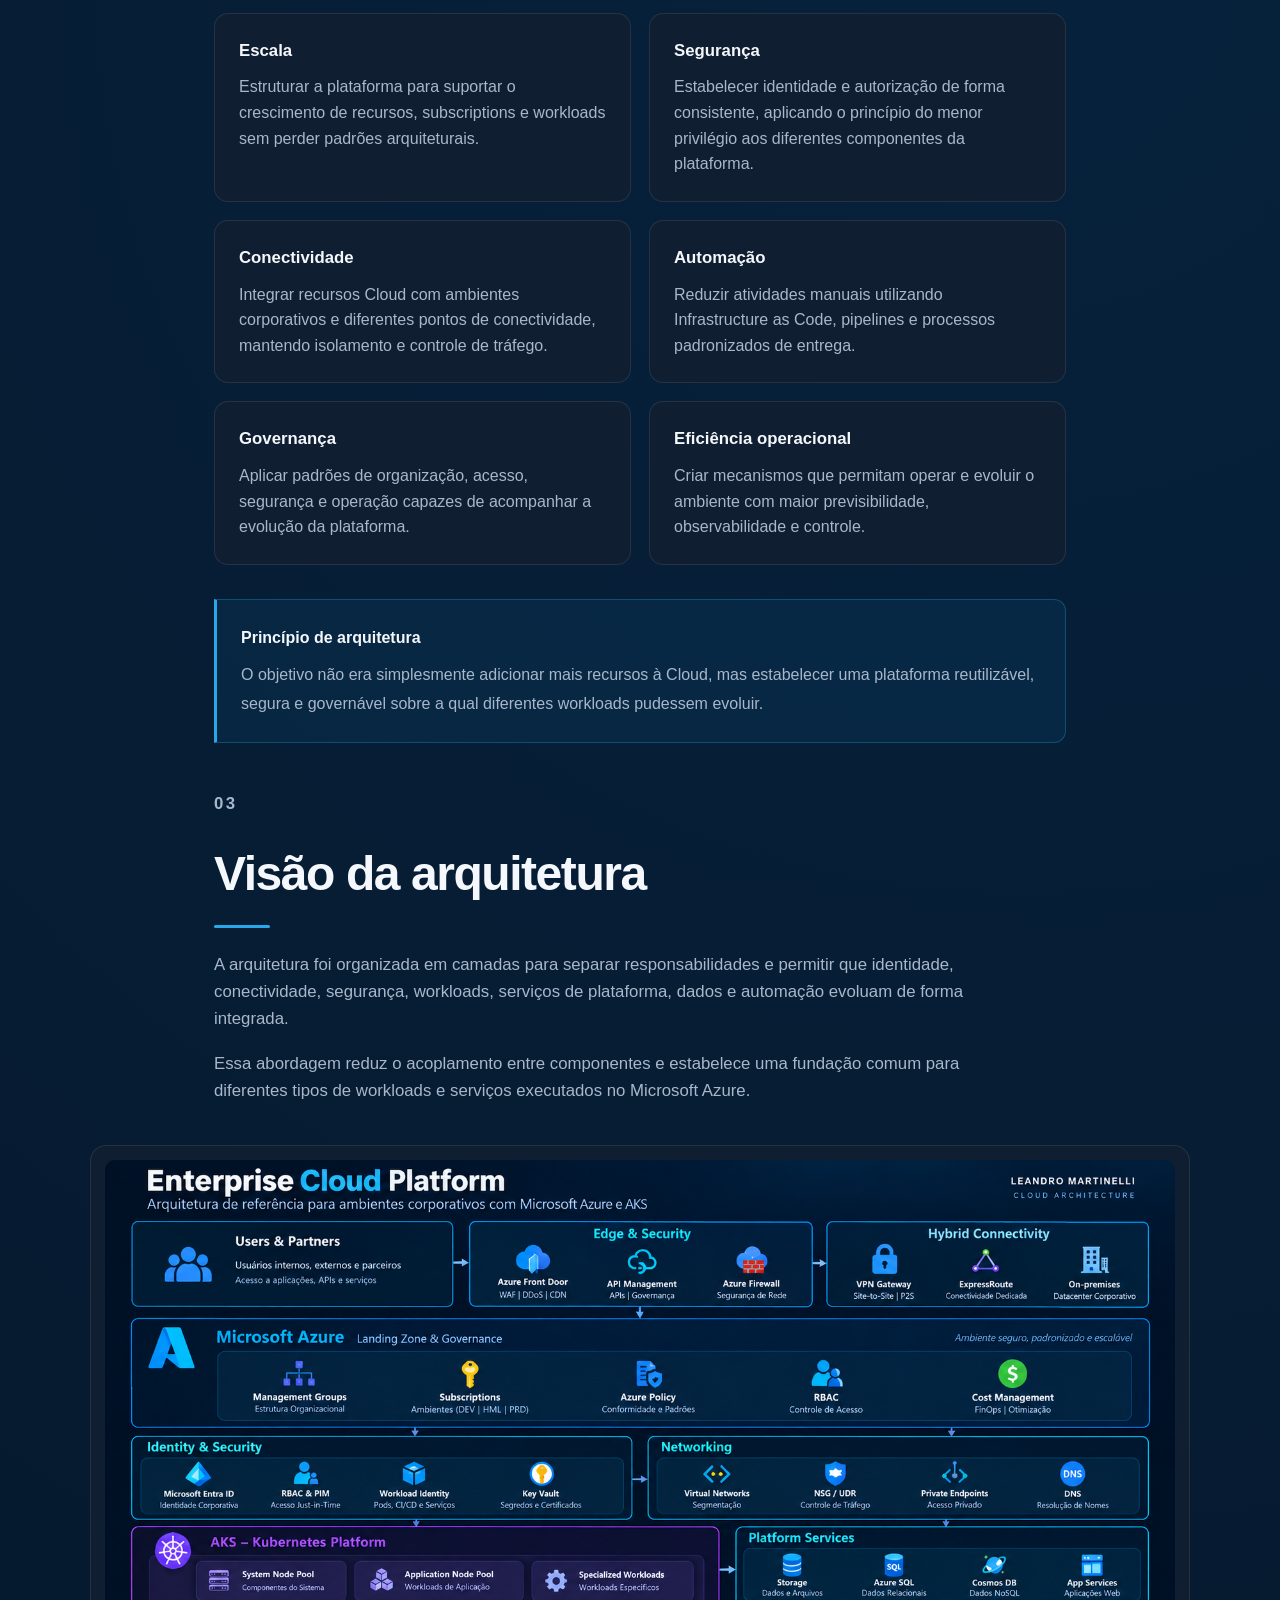
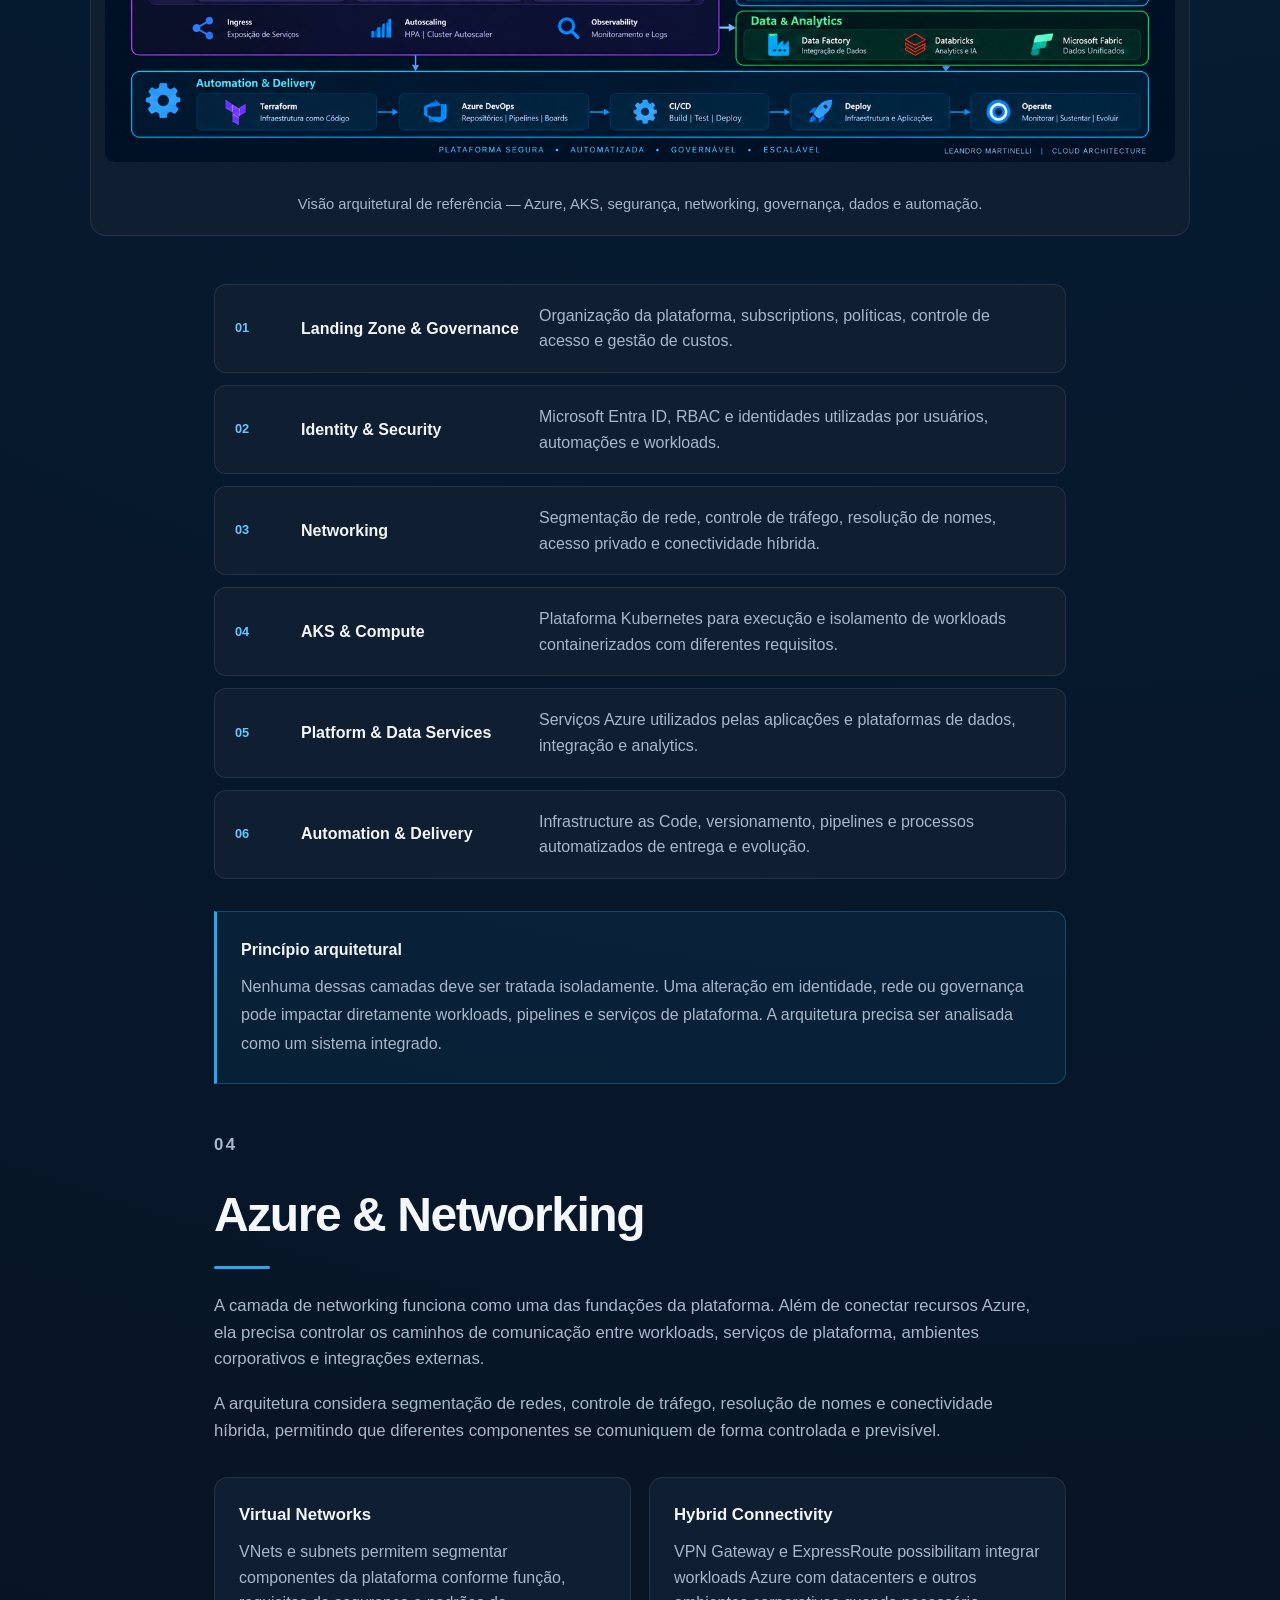
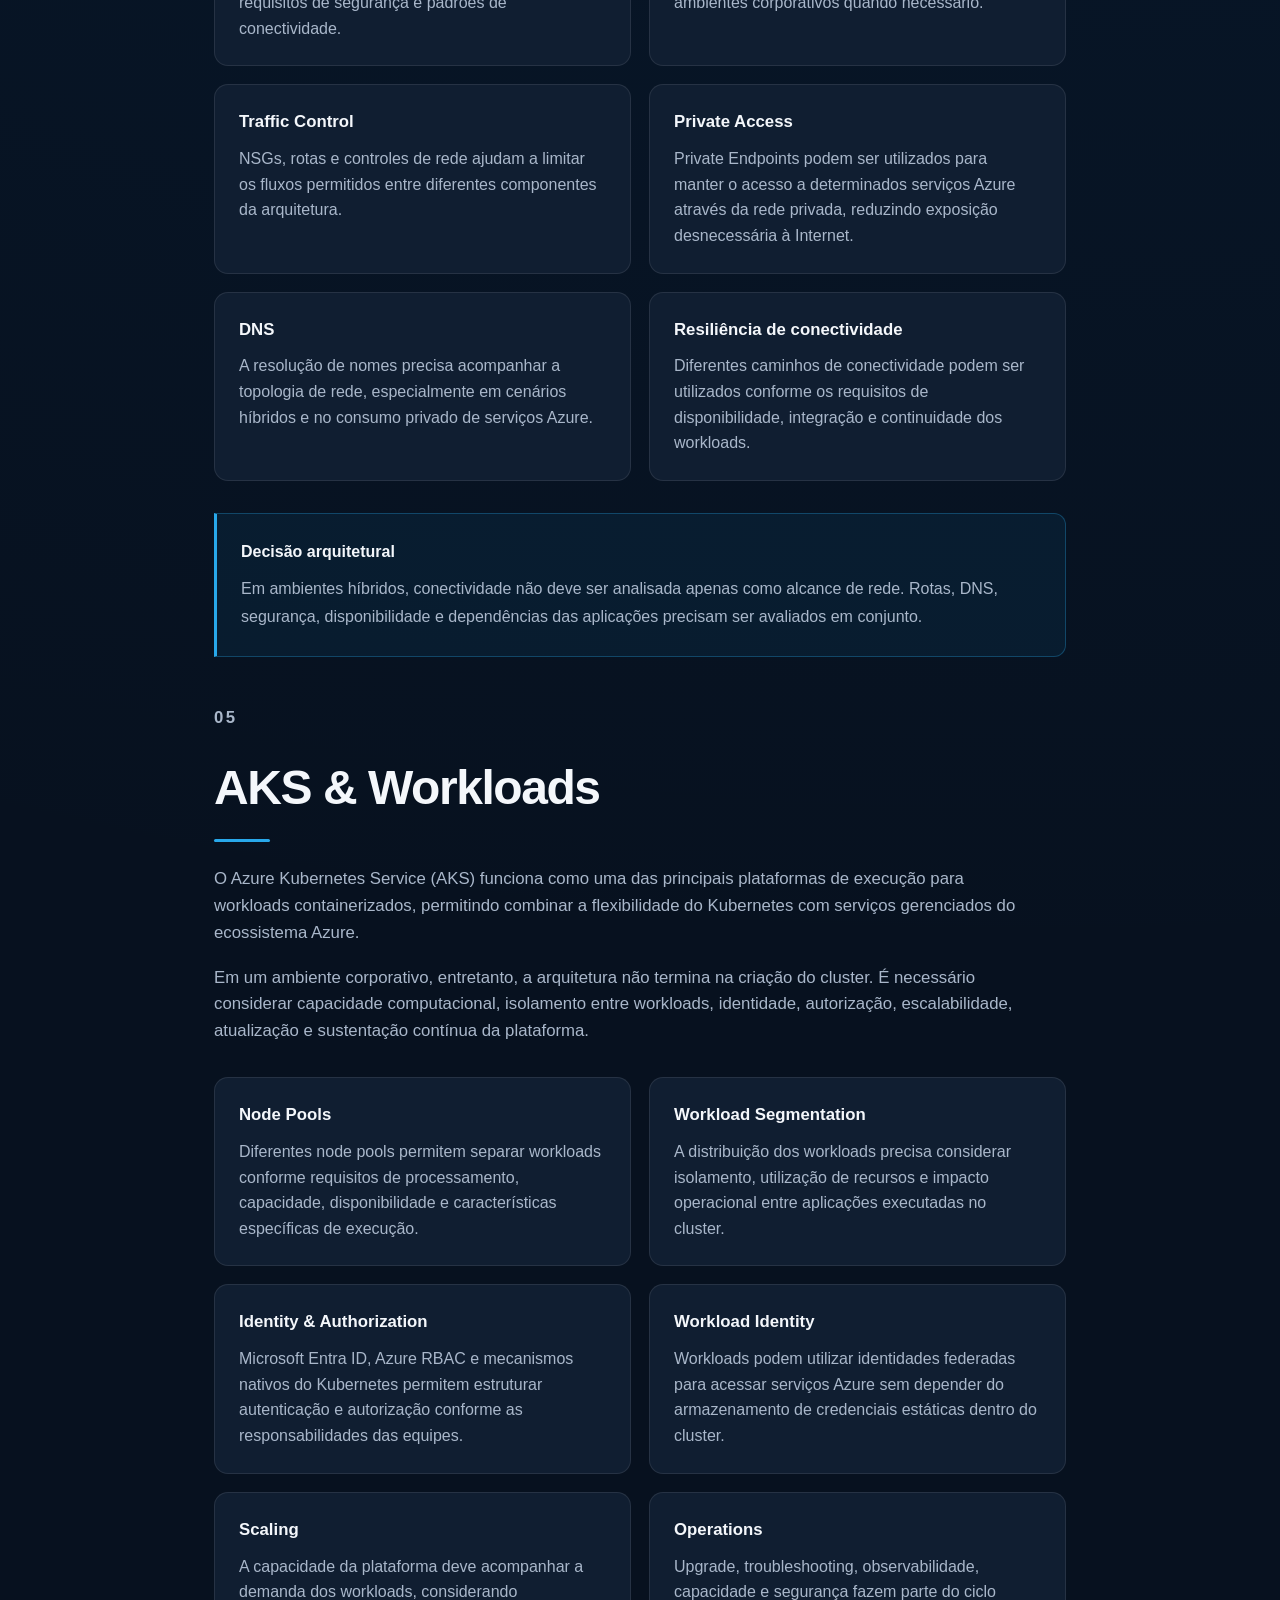
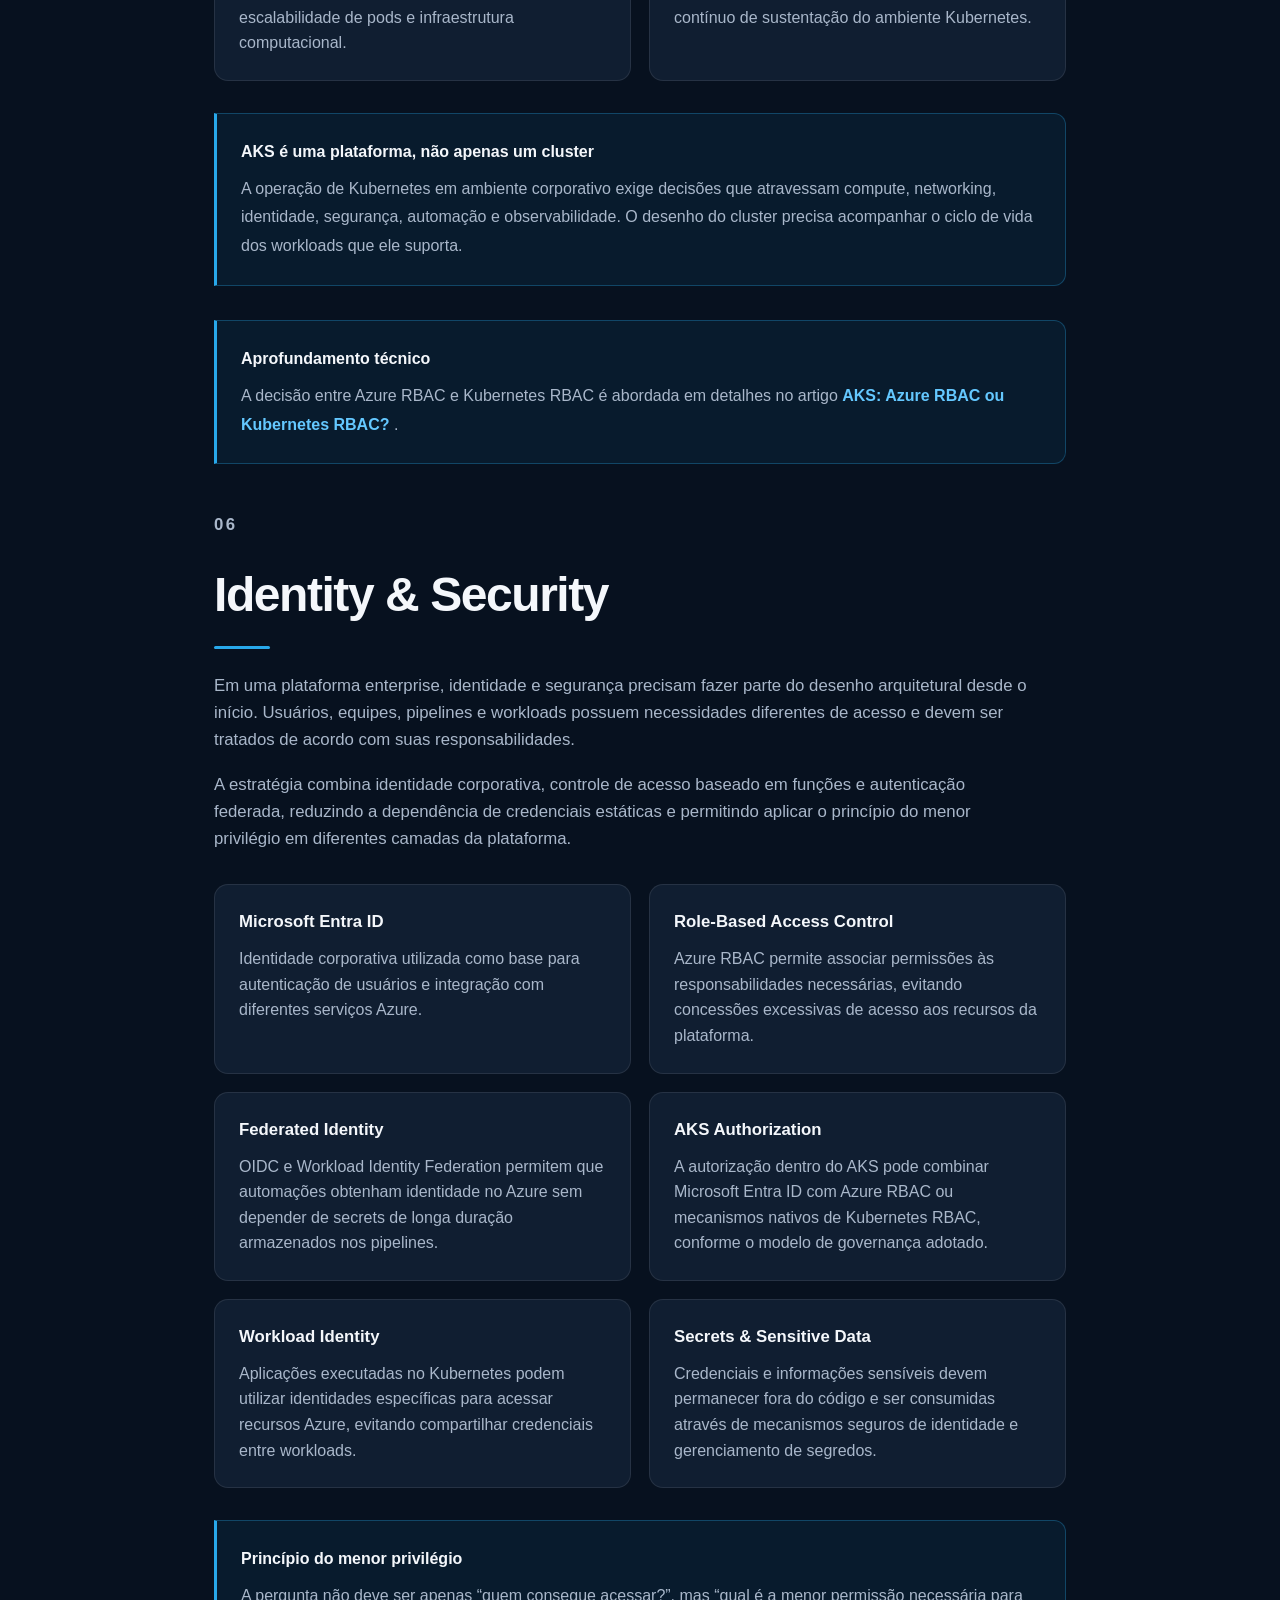
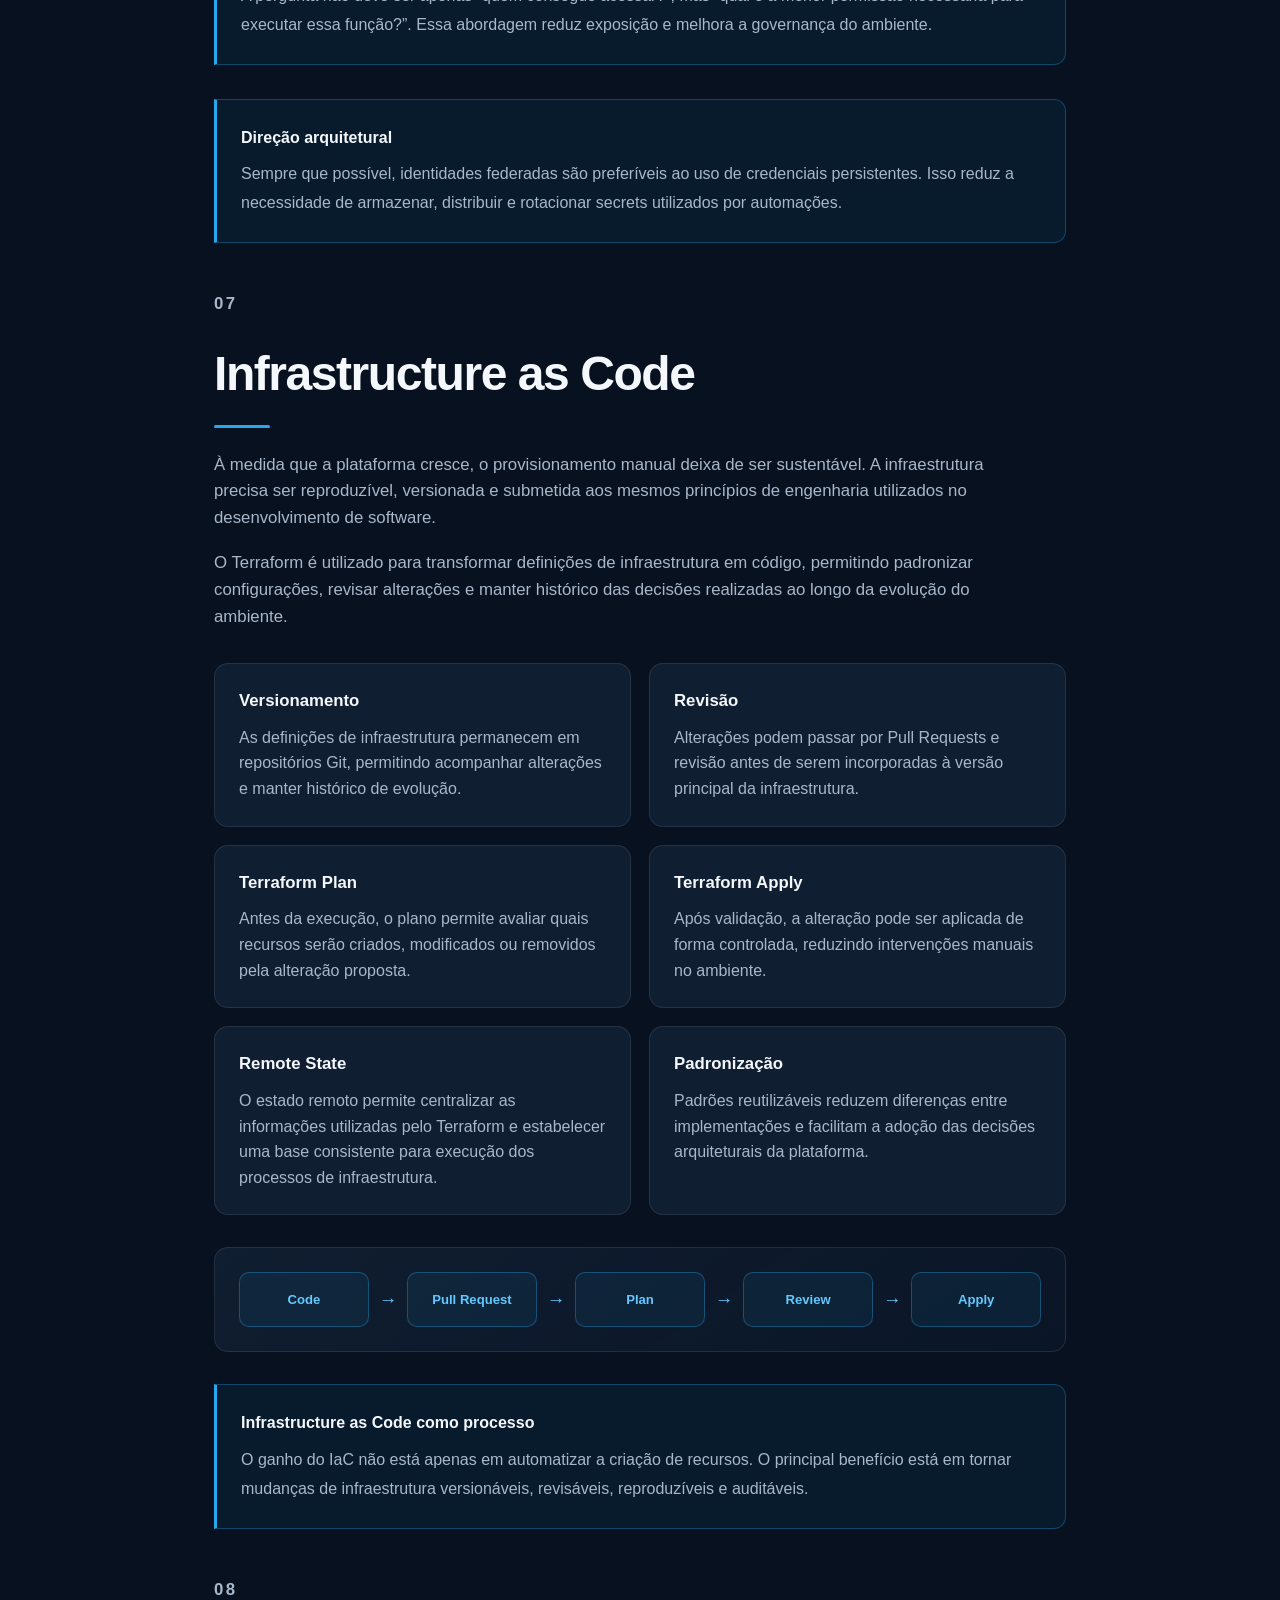
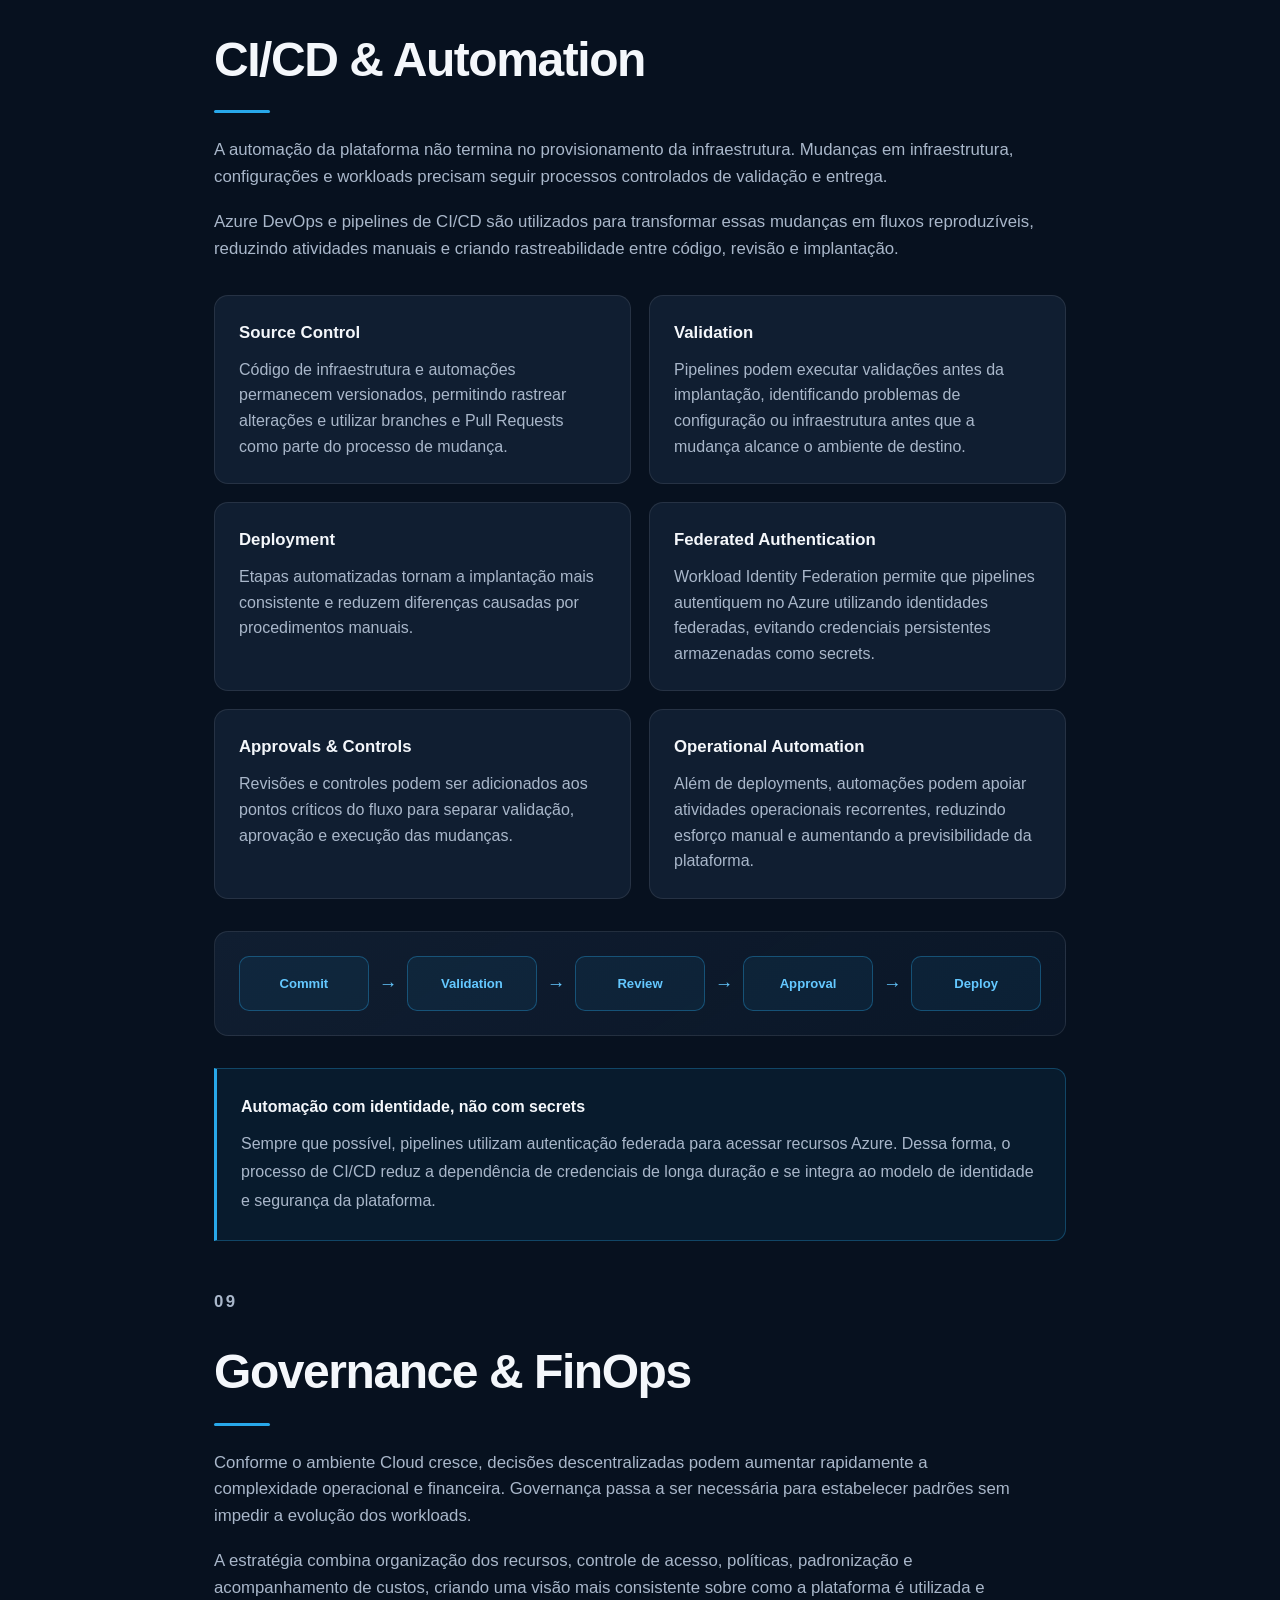
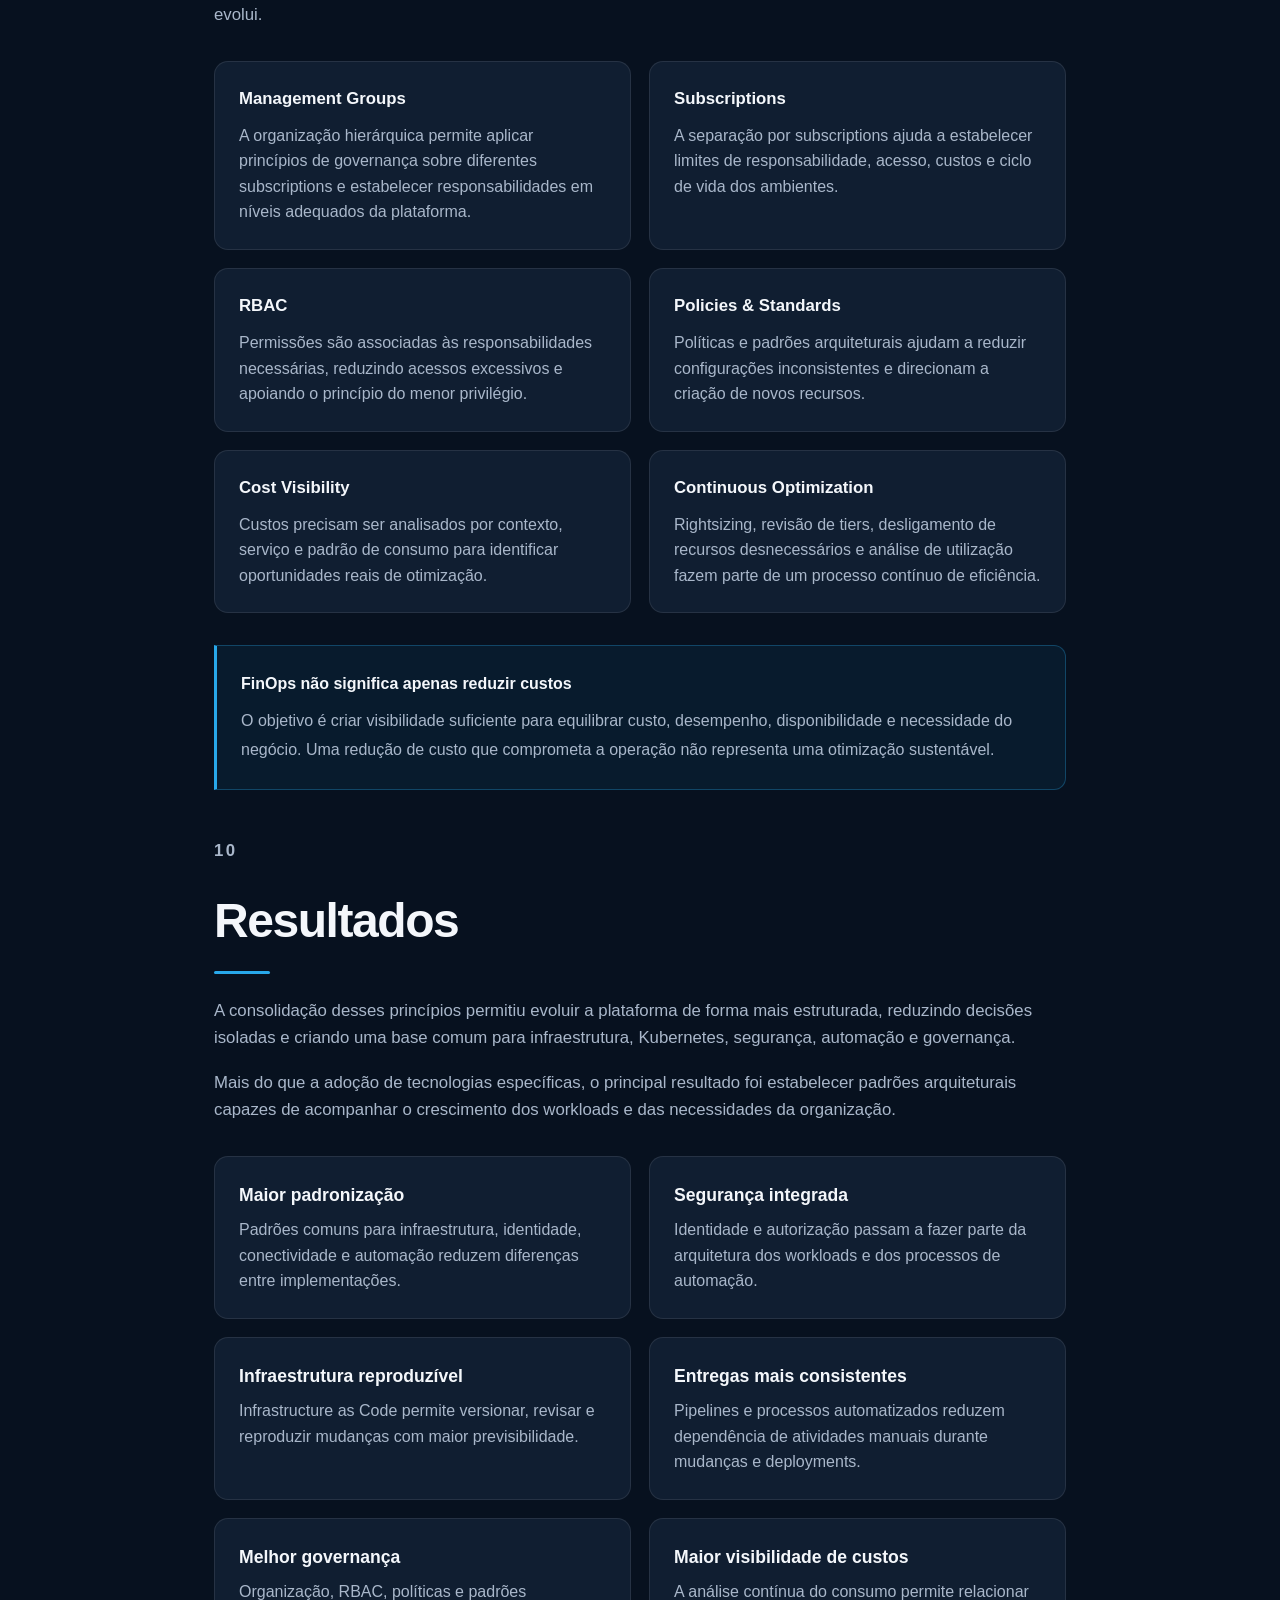
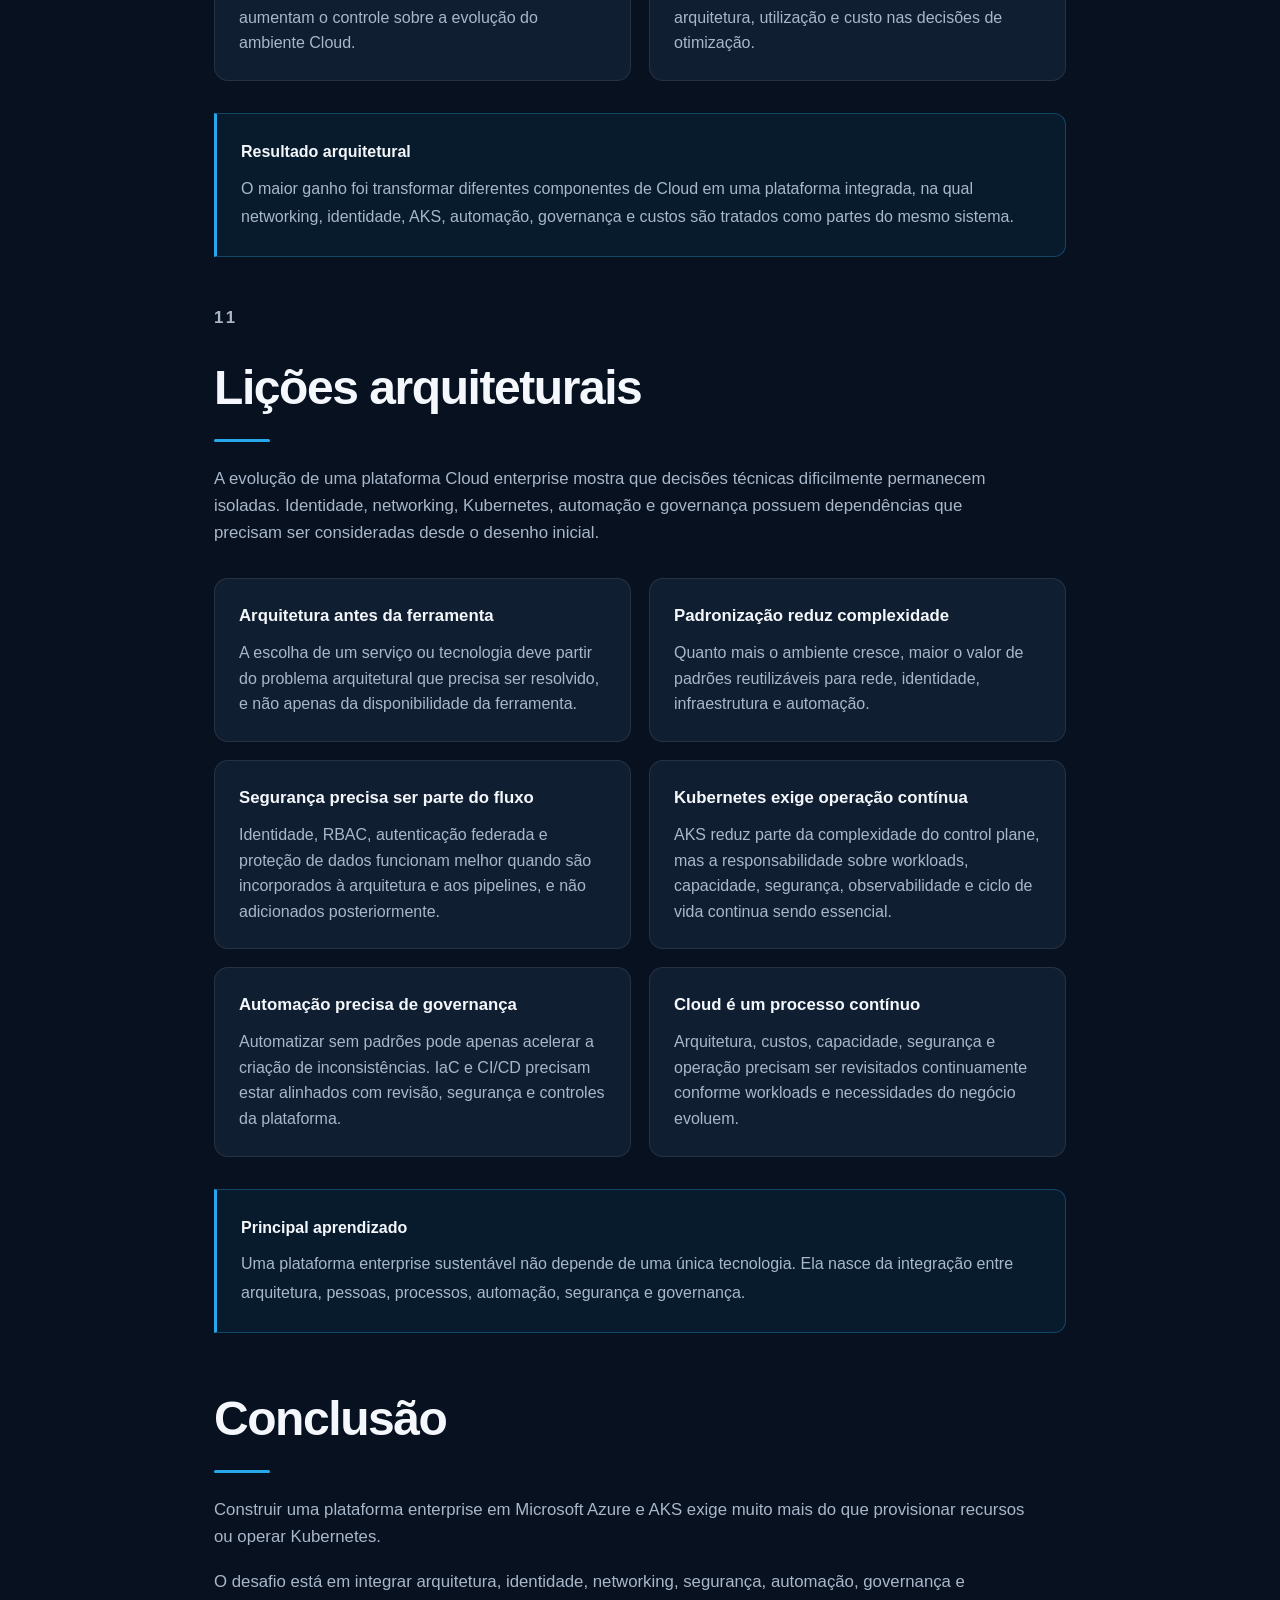
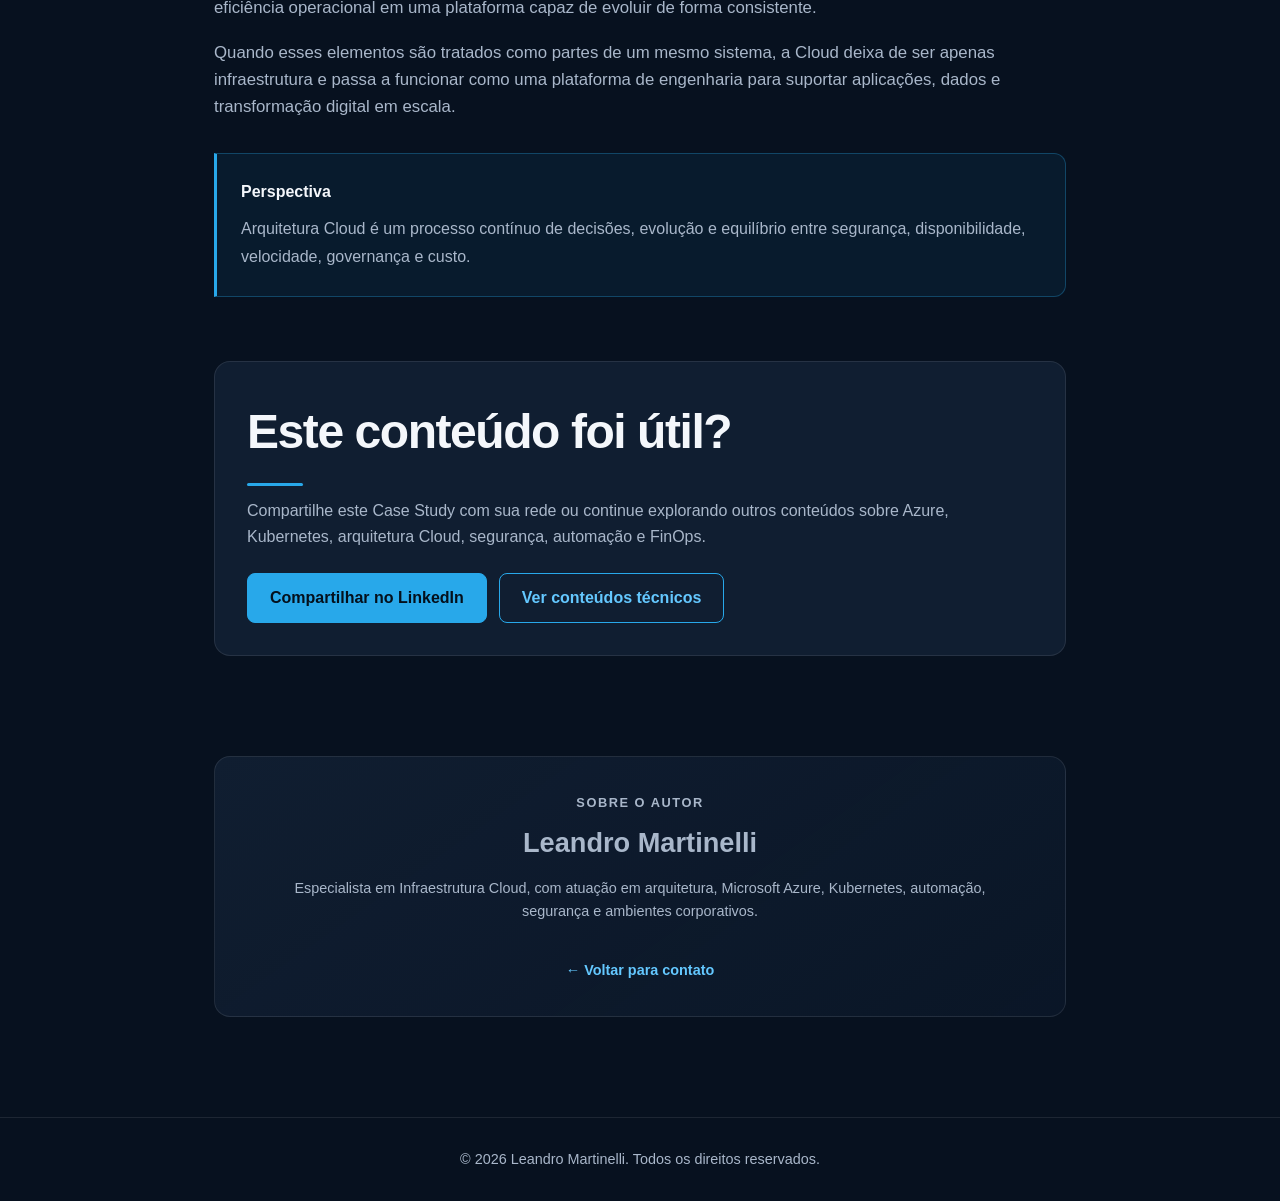
<file: cases/enterprise-azure-aks-platform.html>
<!DOCTYPE html>
<html lang="pt-BR">
<head>
  <meta charset="UTF-8">
  <meta name="viewport" content="width=device-width, initial-scale=1.0">

  <title>Enterprise Azure & AKS Platform | Leandro Martinelli</title>

  <meta
    name="description"
    content="Case study sobre arquitetura, segurança, Kubernetes, automação, governança e operação de uma plataforma enterprise baseada em Microsoft Azure e AKS."
  >

  <link
    rel="canonical"
    href="https://leandromartinelli.com.br/cases/enterprise-azure-aks-platform.html"
  >

  <meta property="og:type" content="article">
  <meta property="og:locale" content="pt_BR">
  <meta property="og:site_name" content="Leandro Martinelli">
  <meta
    property="og:title"
    content="Enterprise Azure & AKS Platform | Leandro Martinelli"
  >
  <meta
    property="og:description"
    content="Arquitetura, segurança, Kubernetes, automação, governança e operação de uma plataforma enterprise baseada em Microsoft Azure e AKS."
  >
  <meta
    property="og:url"
    content="https://leandromartinelli.com.br/cases/enterprise-azure-aks-platform.html"
  >
  <meta
    property="og:image"
    content="https://leandromartinelli.com.br/assets/images/enterprise-azure-aks-platform-og.jpg"
  >
  <meta
    property="og:image:alt"
    content="Enterprise Azure & AKS Platform — Case Study de Leandro Martinelli"
  >
  <meta property="og:image:width" content="1734">
  <meta property="og:image:height" content="907">

  <meta name="twitter:card" content="summary_large_image">
  <meta
    name="twitter:title"
    content="Enterprise Azure & AKS Platform | Leandro Martinelli"
  >
  <meta
    name="twitter:description"
    content="Arquitetura, segurança, Kubernetes, automação, governança e operação de uma plataforma enterprise baseada em Microsoft Azure e AKS."
  >
  <meta
    name="twitter:image"
    content="https://leandromartinelli.com.br/assets/images/enterprise-azure-aks-platform-og.jpg"
  >
  <meta
    name="twitter:image:alt"
    content="Enterprise Azure & AKS Platform — Case Study de Leandro Martinelli"
  >

  <link rel="stylesheet" href="../styles.css?v=20261026">
  <link rel="icon" type="image/png" href="../assets/images/favicon.png">
</head>

<body>

  <header>
    <nav>
      <a href="../index.html#inicio">Leandro Martinelli</a>

      <button
          class="nav-toggle"
          type="button"
          aria-label="Abrir menu"
          aria-expanded="false"
          aria-controls="nav-menu"
        >
          <span class="nav-toggle-icon"></span>
        </button>
<div id="nav-menu">
        <a href="../index.html#sobre">Sobre</a>
        <a href="../index.html#especialidades">Especialidades</a>
        <a href="../index.html#projetos">Projetos</a>
        <a href="../index.html#artigos">Artigos</a>
        <a href="../index.html#contato">Contato</a>
      </div>
    </nav>
  </header>

  <main>

    <article class="article-page case-page">

      <div class="article-breadcrumb">
        <a href="../index.html">← Voltar para o portfólio</a>
      </div>

      <header class="article-header">

        <p class="article-eyebrow">
          CASE STUDY • CLOUD ARCHITECTURE
        </p>

        <h1>
          Construindo e Operando uma Plataforma Enterprise
          com Azure e AKS
        </h1>

        <p class="article-subtitle">
          Arquitetura, segurança, Kubernetes, automação, conectividade,
          governança e operação de ambientes Cloud em escala corporativa.
        </p>

        <div class="article-meta">
          <span>Microsoft Azure</span>
          <span>AKS</span>
          <span>Terraform</span>
          <span>Azure DevOps</span>
          <span>Cloud Architecture</span>
        </div>

      </header>


      <!-- 01 — CONTEXTO -->

<section class="article-section">

  <p class="article-section-number">01</p>

  <h2>Contexto</h2>

  <p>
    A evolução de ambientes corporativos para Cloud exige uma abordagem
    arquitetural capaz de equilibrar escalabilidade, segurança, automação,
    governança e eficiência operacional.
  </p>

  <p>
    Neste cenário, a plataforma foi estruturada sobre Microsoft Azure,
    utilizando diferentes serviços de infraestrutura, dados, integração,
    segurança e observabilidade, além do Azure Kubernetes Service (AKS)
    como plataforma para execução de workloads containerizados.
  </p>

  <p>
    A arquitetura precisava atender diferentes necessidades de workloads
    e equipes, mantendo padrões consistentes de acesso, conectividade,
    provisionamento e operação.
  </p>

  <div class="article-callout">

    <strong>Escala e complexidade</strong>

    <p>
      O ambiente envolve múltiplas subscriptions e diferentes componentes
      de uma plataforma Cloud corporativa, exigindo padronização,
      automação e governança para sustentar sua evolução.
    </p>

  </div>

</section>


      <!-- 02 — DESAFIO -->

<section class="article-section">

  <p class="article-section-number">02</p>

  <h2>O desafio arquitetural</h2>

  <p>
    O principal desafio não estava apenas em disponibilizar recursos
    de Cloud, mas em construir uma plataforma capaz de crescer mantendo
    segurança, padronização e controle operacional.
  </p>

  <p>
    A arquitetura precisava conciliar diferentes tipos de workloads,
    equipes com responsabilidades distintas, múltiplas subscriptions
    e requisitos de conectividade entre ambientes, sem transformar o
    crescimento da plataforma em aumento proporcional da complexidade
    operacional.
  </p>

  <div class="article-decision-grid">

    <div class="article-decision-card">
      <h3>Escala</h3>
      <p>
        Estruturar a plataforma para suportar o crescimento de recursos,
        subscriptions e workloads sem perder padrões arquiteturais.
      </p>
    </div>

    <div class="article-decision-card">
      <h3>Segurança</h3>
      <p>
        Estabelecer identidade e autorização de forma consistente,
        aplicando o princípio do menor privilégio aos diferentes
        componentes da plataforma.
      </p>
    </div>

    <div class="article-decision-card">
      <h3>Conectividade</h3>
      <p>
        Integrar recursos Cloud com ambientes corporativos e diferentes
        pontos de conectividade, mantendo isolamento e controle de tráfego.
      </p>
    </div>

    <div class="article-decision-card">
      <h3>Automação</h3>
      <p>
        Reduzir atividades manuais utilizando Infrastructure as Code,
        pipelines e processos padronizados de entrega.
      </p>
    </div>

    <div class="article-decision-card">
      <h3>Governança</h3>
      <p>
        Aplicar padrões de organização, acesso, segurança e operação
        capazes de acompanhar a evolução da plataforma.
      </p>
    </div>

    <div class="article-decision-card">
      <h3>Eficiência operacional</h3>
      <p>
        Criar mecanismos que permitam operar e evoluir o ambiente com
        maior previsibilidade, observabilidade e controle.
      </p>
    </div>

  </div>

  <div class="article-callout">

    <strong>Princípio de arquitetura</strong>

    <p>
      O objetivo não era simplesmente adicionar mais recursos à Cloud,
      mas estabelecer uma plataforma reutilizável, segura e governável
      sobre a qual diferentes workloads pudessem evoluir.
    </p>

  </div>

</section>


      <!-- 03 — ARQUITETURA -->

<section class="article-section">

  <p class="article-section-number">03</p>

  <h2>Visão da arquitetura</h2>

  <p>
    A arquitetura foi organizada em camadas para separar responsabilidades
    e permitir que identidade, conectividade, segurança, workloads,
    serviços de plataforma, dados e automação evoluam de forma integrada.
  </p>

  <p>
    Essa abordagem reduz o acoplamento entre componentes e estabelece
    uma fundação comum para diferentes tipos de workloads e serviços
    executados no Microsoft Azure.
  </p>

  <figure class="case-architecture-diagram">
    <img
      src="../assets/images/enterprise-azure-aks-platform-architecture.png"
      alt="Arquitetura de referência de uma plataforma enterprise baseada em Microsoft Azure e AKS"
      loading="lazy"
    >
    <figcaption>
      Visão arquitetural de referência — Azure, AKS, segurança, networking,
      governança, dados e automação.
    </figcaption>
  </figure>

  <div class="article-architecture">

    <div>
      <span>01</span>
      <strong>Landing Zone & Governance</strong>
      <p>
        Organização da plataforma, subscriptions, políticas, controle
        de acesso e gestão de custos.
      </p>
    </div>

    <div>
      <span>02</span>
      <strong>Identity & Security</strong>
      <p>
        Microsoft Entra ID, RBAC e identidades utilizadas por usuários,
        automações e workloads.
      </p>
    </div>

    <div>
      <span>03</span>
      <strong>Networking</strong>
      <p>
        Segmentação de rede, controle de tráfego, resolução de nomes,
        acesso privado e conectividade híbrida.
      </p>
    </div>

    <div>
      <span>04</span>
      <strong>AKS & Compute</strong>
      <p>
        Plataforma Kubernetes para execução e isolamento de workloads
        containerizados com diferentes requisitos.
      </p>
    </div>

    <div>
      <span>05</span>
      <strong>Platform & Data Services</strong>
      <p>
        Serviços Azure utilizados pelas aplicações e plataformas de dados,
        integração e analytics.
      </p>
    </div>

    <div>
      <span>06</span>
      <strong>Automation & Delivery</strong>
      <p>
        Infrastructure as Code, versionamento, pipelines e processos
        automatizados de entrega e evolução.
      </p>
    </div>

  </div>

  <div class="article-callout">

    <strong>Princípio arquitetural</strong>

    <p>
      Nenhuma dessas camadas deve ser tratada isoladamente. Uma alteração
      em identidade, rede ou governança pode impactar diretamente workloads,
      pipelines e serviços de plataforma. A arquitetura precisa ser
      analisada como um sistema integrado.
    </p>

  </div>

</section>


      <!-- 04 — AZURE NETWORKING -->

<section class="article-section">

  <p class="article-section-number">04</p>

  <h2>Azure & Networking</h2>

  <p>
    A camada de networking funciona como uma das fundações da plataforma.
    Além de conectar recursos Azure, ela precisa controlar os caminhos de
    comunicação entre workloads, serviços de plataforma, ambientes
    corporativos e integrações externas.
  </p>

  <p>
    A arquitetura considera segmentação de redes, controle de tráfego,
    resolução de nomes e conectividade híbrida, permitindo que diferentes
    componentes se comuniquem de forma controlada e previsível.
  </p>

  <div class="article-feature-grid">

    <div>
      <h3>Virtual Networks</h3>
      <p>
        VNets e subnets permitem segmentar componentes da plataforma
        conforme função, requisitos de segurança e padrões de
        conectividade.
      </p>
    </div>

    <div>
      <h3>Hybrid Connectivity</h3>
      <p>
        VPN Gateway e ExpressRoute possibilitam integrar workloads Azure
        com datacenters e outros ambientes corporativos quando necessário.
      </p>
    </div>

    <div>
      <h3>Traffic Control</h3>
      <p>
        NSGs, rotas e controles de rede ajudam a limitar os fluxos
        permitidos entre diferentes componentes da arquitetura.
      </p>
    </div>

    <div>
      <h3>Private Access</h3>
      <p>
        Private Endpoints podem ser utilizados para manter o acesso a
        determinados serviços Azure através da rede privada, reduzindo
        exposição desnecessária à Internet.
      </p>
    </div>

    <div>
      <h3>DNS</h3>
      <p>
        A resolução de nomes precisa acompanhar a topologia de rede,
        especialmente em cenários híbridos e no consumo privado de
        serviços Azure.
      </p>
    </div>

    <div>
      <h3>Resiliência de conectividade</h3>
      <p>
        Diferentes caminhos de conectividade podem ser utilizados conforme
        os requisitos de disponibilidade, integração e continuidade dos
        workloads.
      </p>
    </div>

  </div>

  <div class="article-callout">

    <strong>Decisão arquitetural</strong>

    <p>
      Em ambientes híbridos, conectividade não deve ser analisada apenas
      como alcance de rede. Rotas, DNS, segurança, disponibilidade e
      dependências das aplicações precisam ser avaliados em conjunto.
    </p>

  </div>

</section>


      <!-- 05 — AKS -->

<section class="article-section">

  <p class="article-section-number">05</p>

  <h2>AKS & Workloads</h2>

  <p>
    O Azure Kubernetes Service (AKS) funciona como uma das principais
    plataformas de execução para workloads containerizados, permitindo
    combinar a flexibilidade do Kubernetes com serviços gerenciados
    do ecossistema Azure.
  </p>

  <p>
    Em um ambiente corporativo, entretanto, a arquitetura não termina
    na criação do cluster. É necessário considerar capacidade computacional,
    isolamento entre workloads, identidade, autorização, escalabilidade,
    atualização e sustentação contínua da plataforma.
  </p>

  <div class="article-feature-grid">

    <div>
      <h3>Node Pools</h3>
      <p>
        Diferentes node pools permitem separar workloads conforme requisitos
        de processamento, capacidade, disponibilidade e características
        específicas de execução.
      </p>
    </div>

    <div>
      <h3>Workload Segmentation</h3>
      <p>
        A distribuição dos workloads precisa considerar isolamento,
        utilização de recursos e impacto operacional entre aplicações
        executadas no cluster.
      </p>
    </div>

    <div>
      <h3>Identity & Authorization</h3>
      <p>
        Microsoft Entra ID, Azure RBAC e mecanismos nativos do Kubernetes
        permitem estruturar autenticação e autorização conforme as
        responsabilidades das equipes.
      </p>
    </div>

    <div>
      <h3>Workload Identity</h3>
      <p>
        Workloads podem utilizar identidades federadas para acessar
        serviços Azure sem depender do armazenamento de credenciais
        estáticas dentro do cluster.
      </p>
    </div>

    <div>
      <h3>Scaling</h3>
      <p>
        A capacidade da plataforma deve acompanhar a demanda dos workloads,
        considerando escalabilidade de pods e infraestrutura computacional.
      </p>
    </div>

    <div>
      <h3>Operations</h3>
      <p>
        Upgrade, troubleshooting, observabilidade, capacidade e segurança
        fazem parte do ciclo contínuo de sustentação do ambiente Kubernetes.
      </p>
    </div>

  </div>

  <div class="article-callout">

    <strong>AKS é uma plataforma, não apenas um cluster</strong>

    <p>
      A operação de Kubernetes em ambiente corporativo exige decisões que
      atravessam compute, networking, identidade, segurança, automação e
      observabilidade. O desenho do cluster precisa acompanhar o ciclo de
      vida dos workloads que ele suporta.
    </p>

  </div>

  <div class="article-callout">

    <strong>Aprofundamento técnico</strong>

    <p>
      A decisão entre Azure RBAC e Kubernetes RBAC é abordada em detalhes
      no artigo
      <a href="../artigos/aks-azure-rbac-vs-kubernetes-rbac.html">
        AKS: Azure RBAC ou Kubernetes RBAC?
      </a>.
    </p>

  </div>

</section>


      <!-- 06 — IDENTITY & SECURITY -->

<section class="article-section">

  <p class="article-section-number">06</p>

  <h2>Identity & Security</h2>

  <p>
    Em uma plataforma enterprise, identidade e segurança precisam fazer
    parte do desenho arquitetural desde o início. Usuários, equipes,
    pipelines e workloads possuem necessidades diferentes de acesso e
    devem ser tratados de acordo com suas responsabilidades.
  </p>

  <p>
    A estratégia combina identidade corporativa, controle de acesso
    baseado em funções e autenticação federada, reduzindo a dependência
    de credenciais estáticas e permitindo aplicar o princípio do menor
    privilégio em diferentes camadas da plataforma.
  </p>

  <div class="article-feature-grid">

    <div>
      <h3>Microsoft Entra ID</h3>
      <p>
        Identidade corporativa utilizada como base para autenticação
        de usuários e integração com diferentes serviços Azure.
      </p>
    </div>

    <div>
      <h3>Role-Based Access Control</h3>
      <p>
        Azure RBAC permite associar permissões às responsabilidades
        necessárias, evitando concessões excessivas de acesso aos
        recursos da plataforma.
      </p>
    </div>

    <div>
      <h3>Federated Identity</h3>
      <p>
        OIDC e Workload Identity Federation permitem que automações
        obtenham identidade no Azure sem depender de secrets de longa
        duração armazenados nos pipelines.
      </p>
    </div>

    <div>
      <h3>AKS Authorization</h3>
      <p>
        A autorização dentro do AKS pode combinar Microsoft Entra ID
        com Azure RBAC ou mecanismos nativos de Kubernetes RBAC,
        conforme o modelo de governança adotado.
      </p>
    </div>

    <div>
      <h3>Workload Identity</h3>
      <p>
        Aplicações executadas no Kubernetes podem utilizar identidades
        específicas para acessar recursos Azure, evitando compartilhar
        credenciais entre workloads.
      </p>
    </div>

    <div>
      <h3>Secrets & Sensitive Data</h3>
      <p>
        Credenciais e informações sensíveis devem permanecer fora do
        código e ser consumidas através de mecanismos seguros de
        identidade e gerenciamento de segredos.
      </p>
    </div>

  </div>

  <div class="article-callout">

    <strong>Princípio do menor privilégio</strong>

    <p>
      A pergunta não deve ser apenas “quem consegue acessar?”, mas
      “qual é a menor permissão necessária para executar essa função?”.
      Essa abordagem reduz exposição e melhora a governança do ambiente.
    </p>

  </div>

  <div class="article-callout">

    <strong>Direção arquitetural</strong>

    <p>
      Sempre que possível, identidades federadas são preferíveis ao uso
      de credenciais persistentes. Isso reduz a necessidade de armazenar,
      distribuir e rotacionar secrets utilizados por automações.
    </p>

  </div>

</section>


      <!-- 07 — INFRASTRUCTURE AS CODE -->

<section class="article-section">

  <p class="article-section-number">07</p>

  <h2>Infrastructure as Code</h2>

  <p>
    À medida que a plataforma cresce, o provisionamento manual deixa de
    ser sustentável. A infraestrutura precisa ser reproduzível,
    versionada e submetida aos mesmos princípios de engenharia utilizados
    no desenvolvimento de software.
  </p>

  <p>
    O Terraform é utilizado para transformar definições de infraestrutura
    em código, permitindo padronizar configurações, revisar alterações e
    manter histórico das decisões realizadas ao longo da evolução do
    ambiente.
  </p>

  <div class="article-feature-grid">

    <div>
      <h3>Versionamento</h3>
      <p>
        As definições de infraestrutura permanecem em repositórios Git,
        permitindo acompanhar alterações e manter histórico de evolução.
      </p>
    </div>

    <div>
      <h3>Revisão</h3>
      <p>
        Alterações podem passar por Pull Requests e revisão antes de
        serem incorporadas à versão principal da infraestrutura.
      </p>
    </div>

    <div>
      <h3>Terraform Plan</h3>
      <p>
        Antes da execução, o plano permite avaliar quais recursos serão
        criados, modificados ou removidos pela alteração proposta.
      </p>
    </div>

    <div>
      <h3>Terraform Apply</h3>
      <p>
        Após validação, a alteração pode ser aplicada de forma controlada,
        reduzindo intervenções manuais no ambiente.
      </p>
    </div>

    <div>
      <h3>Remote State</h3>
      <p>
        O estado remoto permite centralizar as informações utilizadas
        pelo Terraform e estabelecer uma base consistente para execução
        dos processos de infraestrutura.
      </p>
    </div>

    <div>
      <h3>Padronização</h3>
      <p>
        Padrões reutilizáveis reduzem diferenças entre implementações
        e facilitam a adoção das decisões arquiteturais da plataforma.
      </p>
    </div>

  </div>

  <div class="article-flow process-flow">
    <span>Code</span>
    <span class="article-flow-arrow">→</span>
    <span>Pull Request</span>
    <span class="article-flow-arrow">→</span>
    <span>Plan</span>
    <span class="article-flow-arrow">→</span>
    <span>Review</span>
    <span class="article-flow-arrow">→</span>
    <span>Apply</span>
  </div>

  <div class="article-callout">

    <strong>Infrastructure as Code como processo</strong>

    <p>
      O ganho do IaC não está apenas em automatizar a criação de recursos.
      O principal benefício está em tornar mudanças de infraestrutura
      versionáveis, revisáveis, reproduzíveis e auditáveis.
    </p>

  </div>

</section>


      <!-- 08 — CI/CD & AUTOMATION -->

<section class="article-section">

  <p class="article-section-number">08</p>

  <h2>CI/CD & Automation</h2>

  <p>
    A automação da plataforma não termina no provisionamento da
    infraestrutura. Mudanças em infraestrutura, configurações e workloads
    precisam seguir processos controlados de validação e entrega.
  </p>

  <p>
    Azure DevOps e pipelines de CI/CD são utilizados para transformar
    essas mudanças em fluxos reproduzíveis, reduzindo atividades manuais
    e criando rastreabilidade entre código, revisão e implantação.
  </p>

  <div class="article-feature-grid">

    <div>
      <h3>Source Control</h3>
      <p>
        Código de infraestrutura e automações permanecem versionados,
        permitindo rastrear alterações e utilizar branches e Pull Requests
        como parte do processo de mudança.
      </p>
    </div>

    <div>
      <h3>Validation</h3>
      <p>
        Pipelines podem executar validações antes da implantação,
        identificando problemas de configuração ou infraestrutura antes
        que a mudança alcance o ambiente de destino.
      </p>
    </div>

    <div>
      <h3>Deployment</h3>
      <p>
        Etapas automatizadas tornam a implantação mais consistente e
        reduzem diferenças causadas por procedimentos manuais.
      </p>
    </div>

    <div>
      <h3>Federated Authentication</h3>
      <p>
        Workload Identity Federation permite que pipelines autentiquem
        no Azure utilizando identidades federadas, evitando credenciais
        persistentes armazenadas como secrets.
      </p>
    </div>

    <div>
      <h3>Approvals & Controls</h3>
      <p>
        Revisões e controles podem ser adicionados aos pontos críticos
        do fluxo para separar validação, aprovação e execução das mudanças.
      </p>
    </div>

    <div>
      <h3>Operational Automation</h3>
      <p>
        Além de deployments, automações podem apoiar atividades
        operacionais recorrentes, reduzindo esforço manual e aumentando
        a previsibilidade da plataforma.
      </p>
    </div>

  </div>

  <div class="article-flow process-flow">
    <span>Commit</span>
    <span class="article-flow-arrow">→</span>
    <span>Validation</span>
    <span class="article-flow-arrow">→</span>
    <span>Review</span>
    <span class="article-flow-arrow">→</span>
    <span>Approval</span>
    <span class="article-flow-arrow">→</span>
    <span>Deploy</span>
  </div>

  <div class="article-callout">

    <strong>Automação com identidade, não com secrets</strong>

    <p>
      Sempre que possível, pipelines utilizam autenticação federada para
      acessar recursos Azure. Dessa forma, o processo de CI/CD reduz a
      dependência de credenciais de longa duração e se integra ao modelo
      de identidade e segurança da plataforma.
    </p>

  </div>

</section>


      <!-- 09 — GOVERNANCE & FINOPS -->

<section class="article-section">

  <p class="article-section-number">09</p>

  <h2>Governance & FinOps</h2>

  <p>
    Conforme o ambiente Cloud cresce, decisões descentralizadas podem
    aumentar rapidamente a complexidade operacional e financeira.
    Governança passa a ser necessária para estabelecer padrões sem
    impedir a evolução dos workloads.
  </p>

  <p>
    A estratégia combina organização dos recursos, controle de acesso,
    políticas, padronização e acompanhamento de custos, criando uma visão
    mais consistente sobre como a plataforma é utilizada e evolui.
  </p>

  <div class="article-feature-grid">

    <div>
      <h3>Management Groups</h3>
      <p>
        A organização hierárquica permite aplicar princípios de
        governança sobre diferentes subscriptions e estabelecer
        responsabilidades em níveis adequados da plataforma.
      </p>
    </div>

    <div>
      <h3>Subscriptions</h3>
      <p>
        A separação por subscriptions ajuda a estabelecer limites de
        responsabilidade, acesso, custos e ciclo de vida dos ambientes.
      </p>
    </div>

    <div>
      <h3>RBAC</h3>
      <p>
        Permissões são associadas às responsabilidades necessárias,
        reduzindo acessos excessivos e apoiando o princípio do menor
        privilégio.
      </p>
    </div>

    <div>
      <h3>Policies & Standards</h3>
      <p>
        Políticas e padrões arquiteturais ajudam a reduzir configurações
        inconsistentes e direcionam a criação de novos recursos.
      </p>
    </div>

    <div>
      <h3>Cost Visibility</h3>
      <p>
        Custos precisam ser analisados por contexto, serviço e padrão de
        consumo para identificar oportunidades reais de otimização.
      </p>
    </div>

    <div>
      <h3>Continuous Optimization</h3>
      <p>
        Rightsizing, revisão de tiers, desligamento de recursos
        desnecessários e análise de utilização fazem parte de um processo
        contínuo de eficiência.
      </p>
    </div>

  </div>

  <div class="article-callout">

    <strong>FinOps não significa apenas reduzir custos</strong>

    <p>
      O objetivo é criar visibilidade suficiente para equilibrar custo,
      desempenho, disponibilidade e necessidade do negócio. Uma redução
      de custo que comprometa a operação não representa uma otimização
      sustentável.
    </p>

  </div>

</section>


      <!-- 10 — RESULTADOS -->

<section class="article-section">

  <p class="article-section-number">10</p>

  <h2>Resultados</h2>

  <p>
    A consolidação desses princípios permitiu evoluir a plataforma de
    forma mais estruturada, reduzindo decisões isoladas e criando uma
    base comum para infraestrutura, Kubernetes, segurança, automação e
    governança.
  </p>

  <p>
    Mais do que a adoção de tecnologias específicas, o principal
    resultado foi estabelecer padrões arquiteturais capazes de acompanhar
    o crescimento dos workloads e das necessidades da organização.
  </p>

  <div class="article-result-grid">

    <div>
      <strong>Maior padronização</strong>
      <span>
        Padrões comuns para infraestrutura, identidade, conectividade
        e automação reduzem diferenças entre implementações.
      </span>
    </div>

    <div>
      <strong>Segurança integrada</strong>
      <span>
        Identidade e autorização passam a fazer parte da arquitetura
        dos workloads e dos processos de automação.
      </span>
    </div>

    <div>
      <strong>Infraestrutura reproduzível</strong>
      <span>
        Infrastructure as Code permite versionar, revisar e reproduzir
        mudanças com maior previsibilidade.
      </span>
    </div>

    <div>
      <strong>Entregas mais consistentes</strong>
      <span>
        Pipelines e processos automatizados reduzem dependência de
        atividades manuais durante mudanças e deployments.
      </span>
    </div>

    <div>
      <strong>Melhor governança</strong>
      <span>
        Organização, RBAC, políticas e padrões aumentam o controle sobre
        a evolução do ambiente Cloud.
      </span>
    </div>

    <div>
      <strong>Maior visibilidade de custos</strong>
      <span>
        A análise contínua do consumo permite relacionar arquitetura,
        utilização e custo nas decisões de otimização.
      </span>
    </div>

  </div>

  <div class="article-callout">

    <strong>Resultado arquitetural</strong>

    <p>
      O maior ganho foi transformar diferentes componentes de Cloud em
      uma plataforma integrada, na qual networking, identidade, AKS,
      automação, governança e custos são tratados como partes do mesmo
      sistema.
    </p>

  </div>

</section>


      <!-- 11 — LIÇÕES ARQUITETURAIS -->

<section class="article-section">

  <p class="article-section-number">11</p>

  <h2>Lições arquiteturais</h2>

  <p>
    A evolução de uma plataforma Cloud enterprise mostra que decisões
    técnicas dificilmente permanecem isoladas. Identidade, networking,
    Kubernetes, automação e governança possuem dependências que precisam
    ser consideradas desde o desenho inicial.
  </p>

  <div class="article-feature-grid">

    <div>
      <h3>Arquitetura antes da ferramenta</h3>
      <p>
        A escolha de um serviço ou tecnologia deve partir do problema
        arquitetural que precisa ser resolvido, e não apenas da
        disponibilidade da ferramenta.
      </p>
    </div>

    <div>
      <h3>Padronização reduz complexidade</h3>
      <p>
        Quanto mais o ambiente cresce, maior o valor de padrões
        reutilizáveis para rede, identidade, infraestrutura e
        automação.
      </p>
    </div>

    <div>
      <h3>Segurança precisa ser parte do fluxo</h3>
      <p>
        Identidade, RBAC, autenticação federada e proteção de dados
        funcionam melhor quando são incorporados à arquitetura e aos
        pipelines, e não adicionados posteriormente.
      </p>
    </div>

    <div>
      <h3>Kubernetes exige operação contínua</h3>
      <p>
        AKS reduz parte da complexidade do control plane, mas a
        responsabilidade sobre workloads, capacidade, segurança,
        observabilidade e ciclo de vida continua sendo essencial.
      </p>
    </div>

    <div>
      <h3>Automação precisa de governança</h3>
      <p>
        Automatizar sem padrões pode apenas acelerar a criação de
        inconsistências. IaC e CI/CD precisam estar alinhados com
        revisão, segurança e controles da plataforma.
      </p>
    </div>

    <div>
      <h3>Cloud é um processo contínuo</h3>
      <p>
        Arquitetura, custos, capacidade, segurança e operação precisam
        ser revisitados continuamente conforme workloads e necessidades
        do negócio evoluem.
      </p>
    </div>

  </div>

  <div class="article-callout">

    <strong>Principal aprendizado</strong>

    <p>
      Uma plataforma enterprise sustentável não depende de uma única
      tecnologia. Ela nasce da integração entre arquitetura, pessoas,
      processos, automação, segurança e governança.
    </p>

  </div>

</section>


      <!-- CONCLUSÃO -->

<section class="article-section">

  <h2>Conclusão</h2>

  <p>
    Construir uma plataforma enterprise em Microsoft Azure e AKS exige
    muito mais do que provisionar recursos ou operar Kubernetes.
  </p>

  <p>
    O desafio está em integrar arquitetura, identidade, networking,
    segurança, automação, governança e eficiência operacional em uma
    plataforma capaz de evoluir de forma consistente.
  </p>

  <p>
    Quando esses elementos são tratados como partes de um mesmo sistema,
    a Cloud deixa de ser apenas infraestrutura e passa a funcionar como
    uma plataforma de engenharia para suportar aplicações, dados e
    transformação digital em escala.
  </p>

  <div class="article-callout">

    <strong>Perspectiva</strong>

    <p>
      Arquitetura Cloud é um processo contínuo de decisões, evolução
      e equilíbrio entre segurança, disponibilidade, velocidade,
      governança e custo.
    </p>

  </div>

</section>


      <section class="case-cta" aria-labelledby="case-cta-title">
        <h2 id="case-cta-title">Este conteúdo foi útil?</h2>

        <p>
          Compartilhe este Case Study com sua rede ou continue explorando
          outros conteúdos sobre Azure, Kubernetes, arquitetura Cloud,
          segurança, automação e FinOps.
        </p>

        <div class="case-cta-actions">
          <a
            class="button-primary"
            href="https://www.linkedin.com/sharing/share-offsite/?url=https%3A%2F%2Fleandromartinelli.com.br%2Fcases%2Fenterprise-azure-aks-platform.html"
            target="_blank"
            rel="noopener noreferrer"
          >
            Compartilhar no LinkedIn
          </a>

          <a
            class="button-secondary"
            href="../index.html#artigos"
          >
            Ver conteúdos técnicos
          </a>
        </div>
      </section>
      <footer class="article-author">

        <p class="article-author-label">Sobre o autor</p>

        <h2>Leandro Martinelli</h2>

        <p>
          Especialista em Infraestrutura Cloud, com atuação em arquitetura,
          Microsoft Azure, Kubernetes, automação, segurança e ambientes
          corporativos.
        </p>

        <a href="../index.html#contato">
          ← Voltar para contato
        </a>

      </footer>

    </article>

  </main>

  <footer>
    <p>© 2026 Leandro Martinelli. Todos os direitos reservados.</p>
  </footer>

  

  
  <script src="../assets/js/main.js" defer></script>

</body>
</html>
</file>
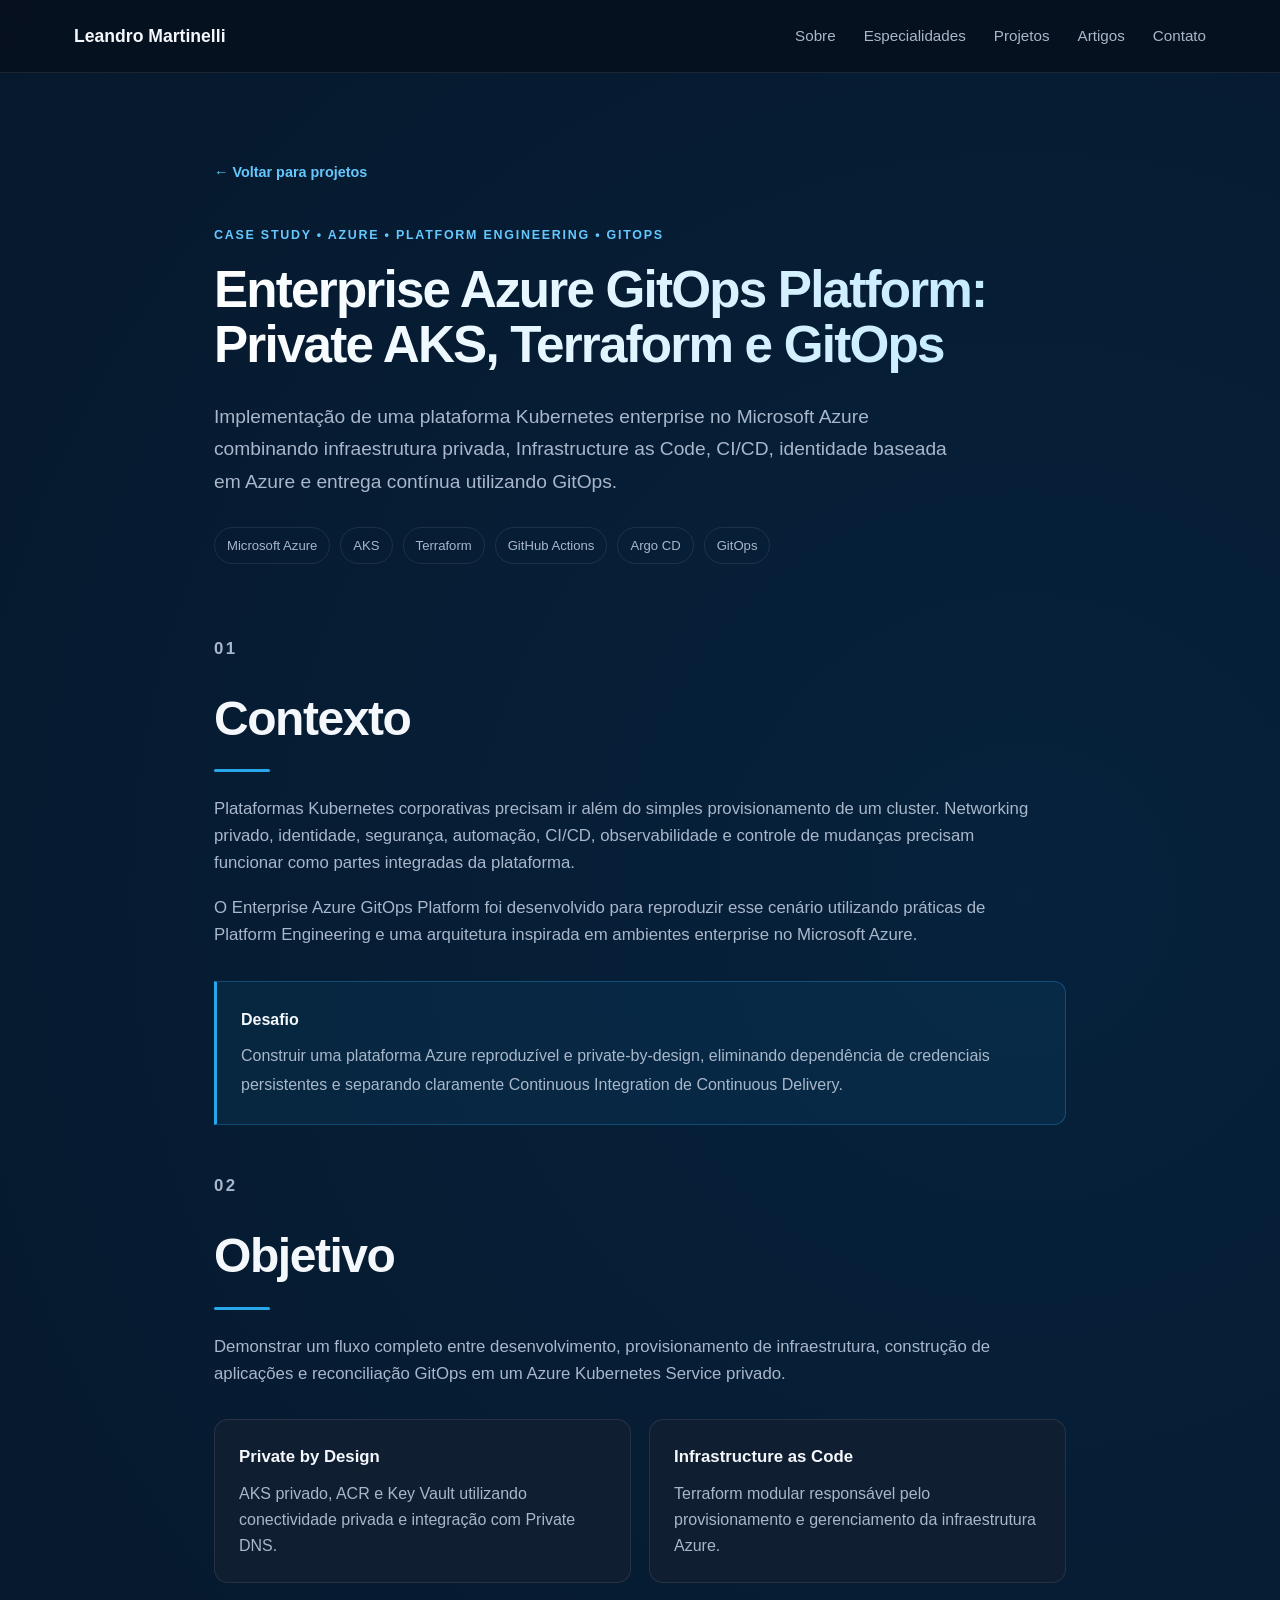
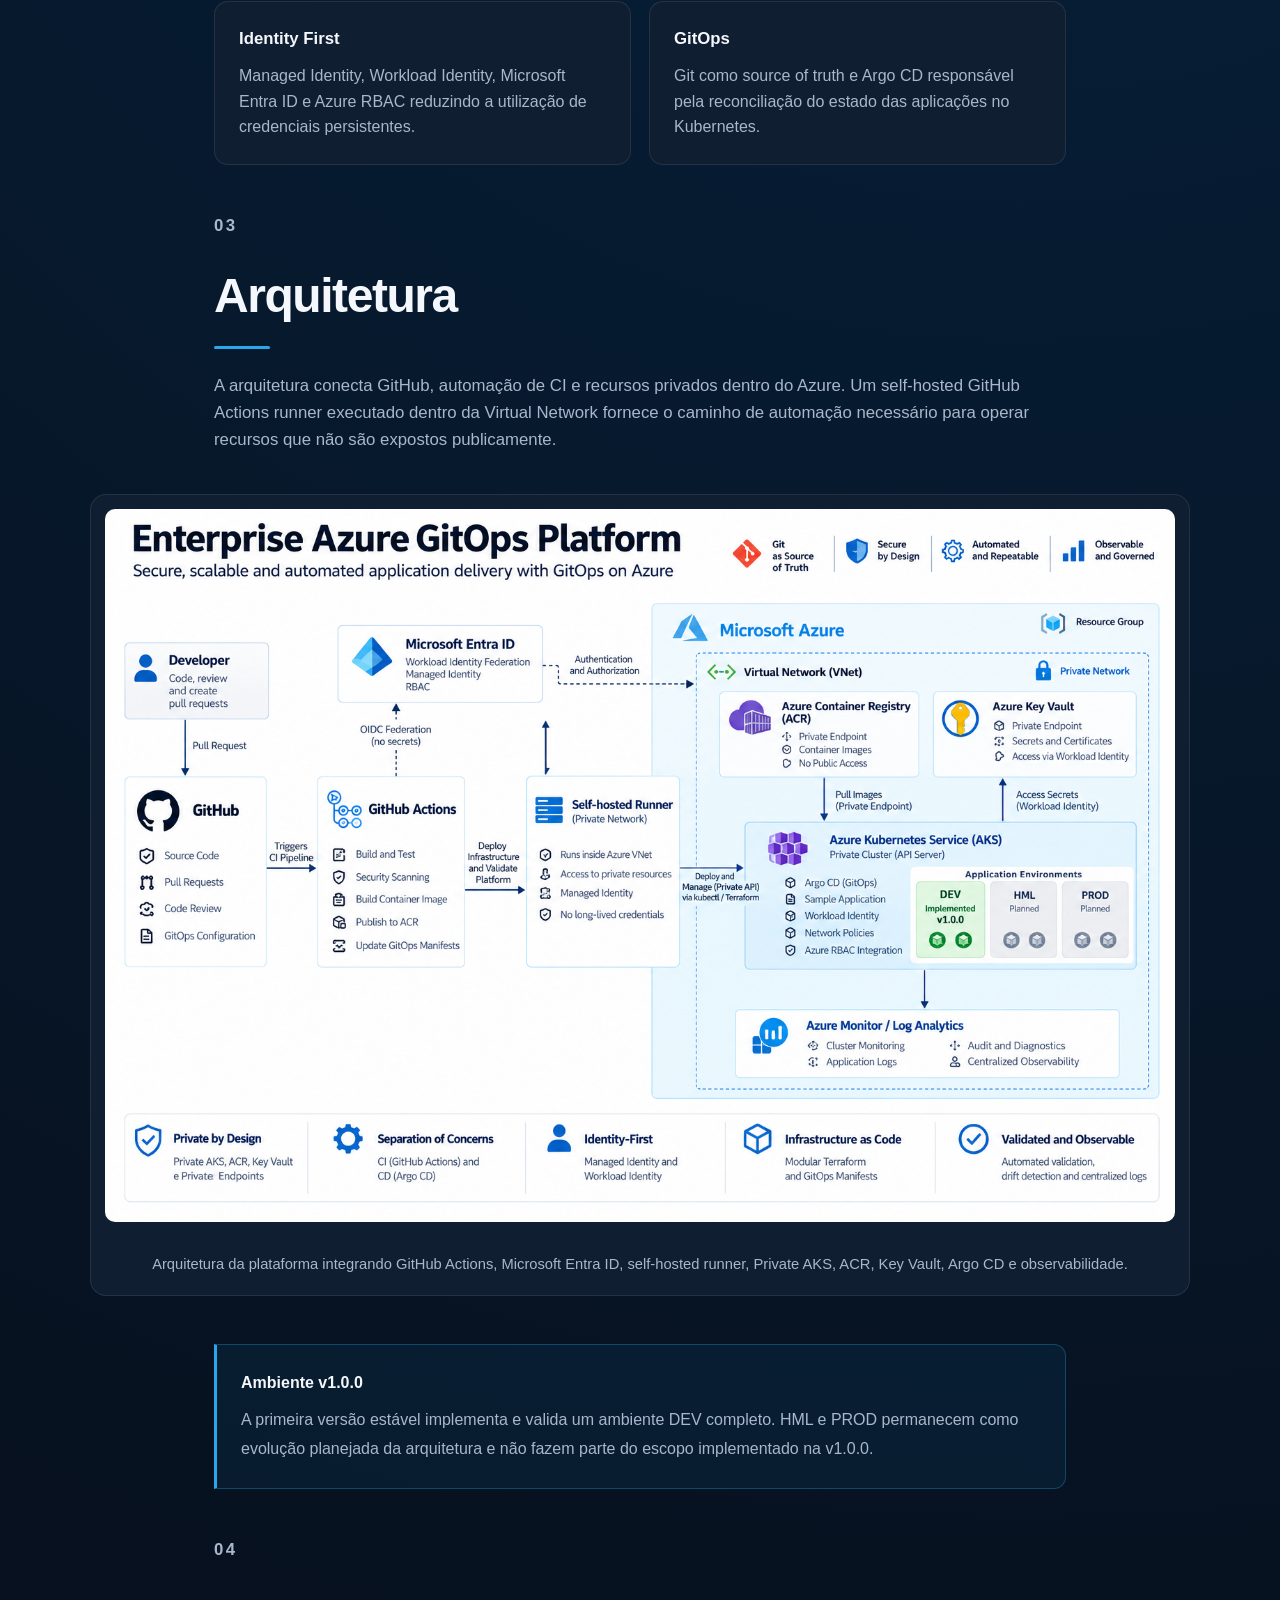
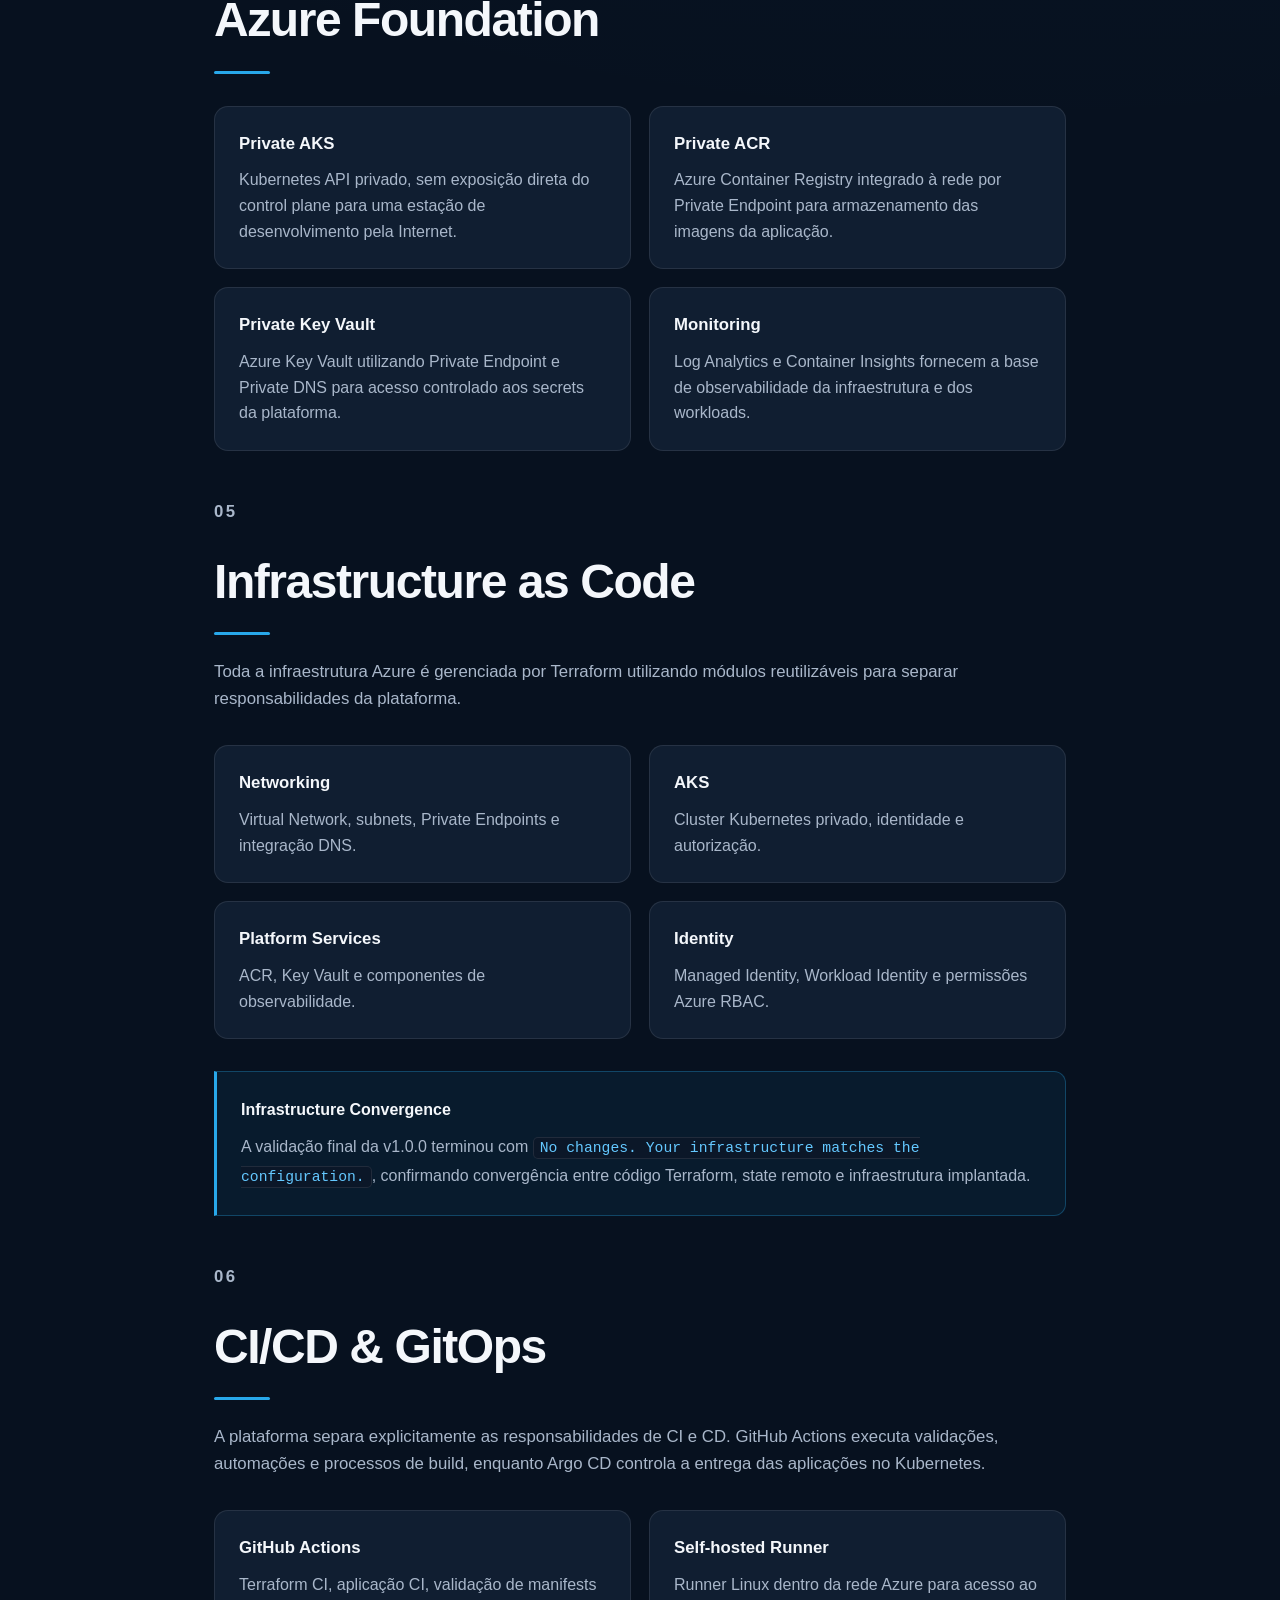
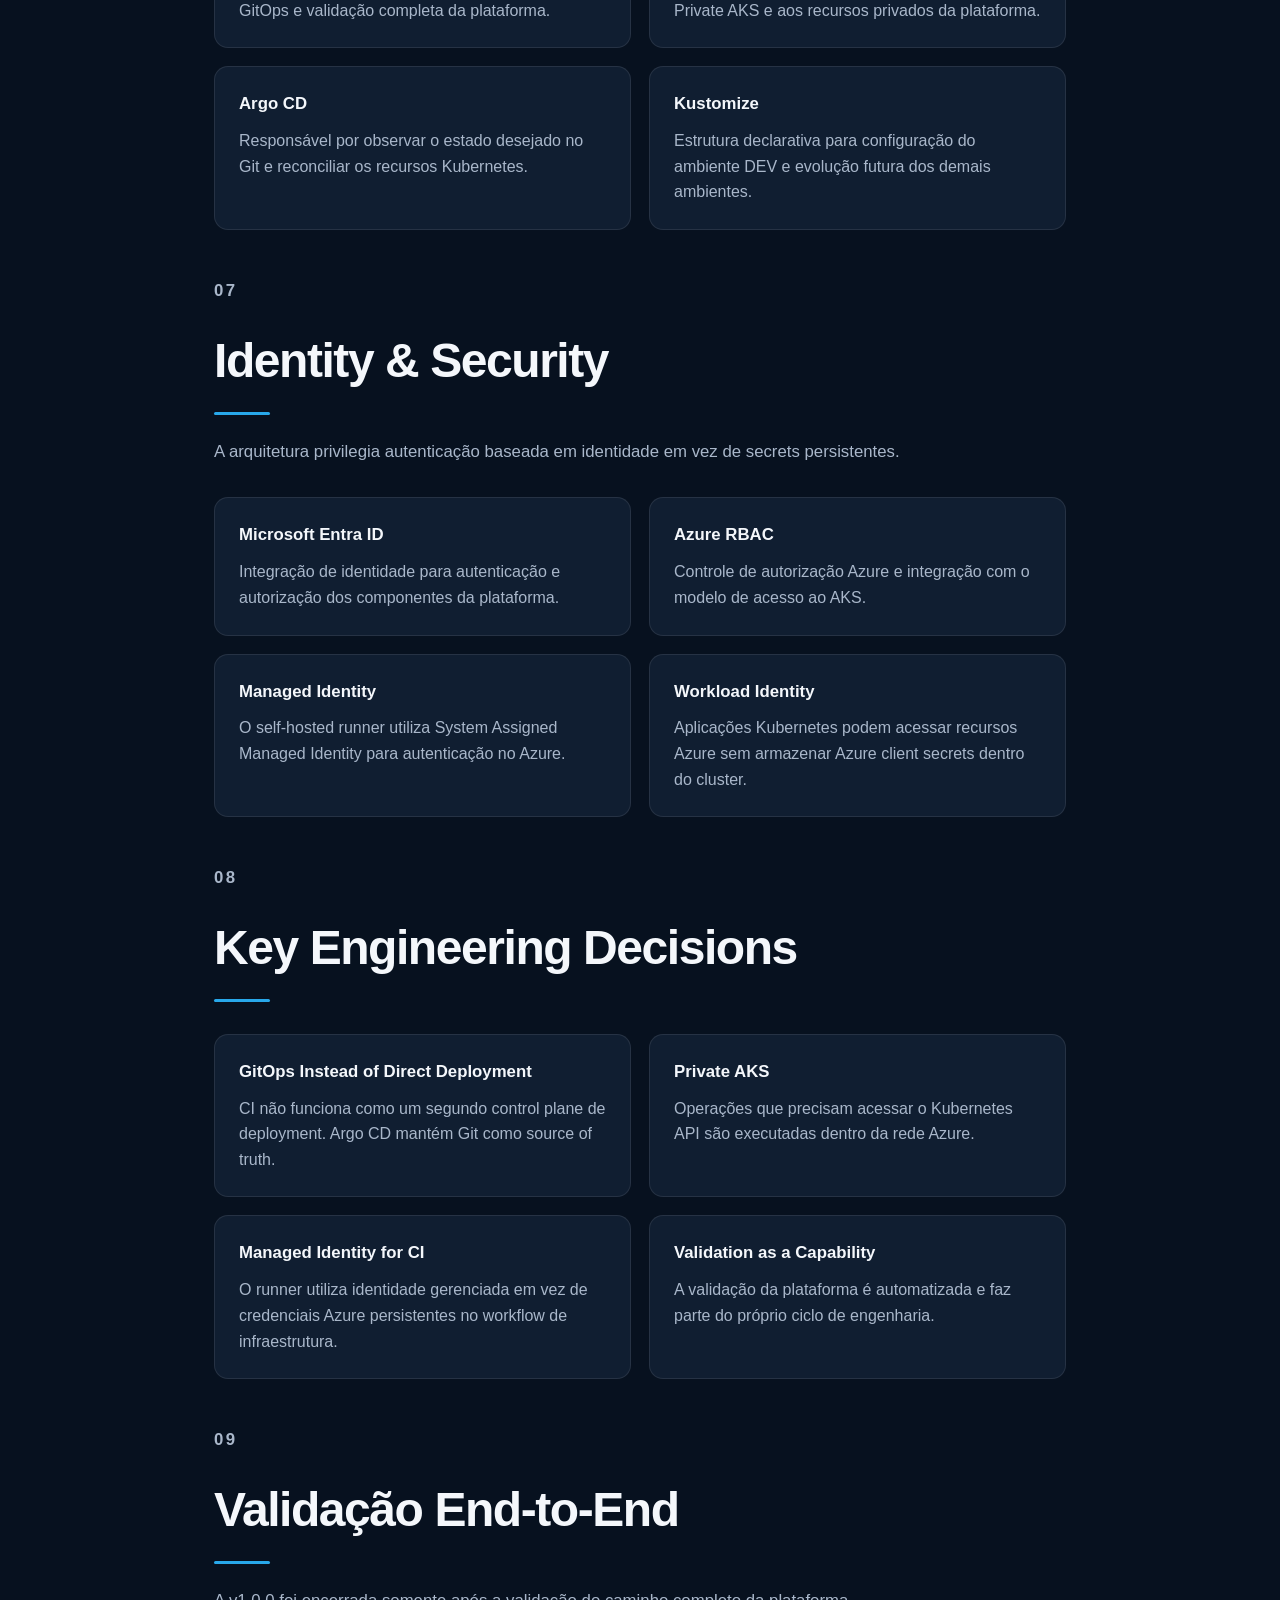
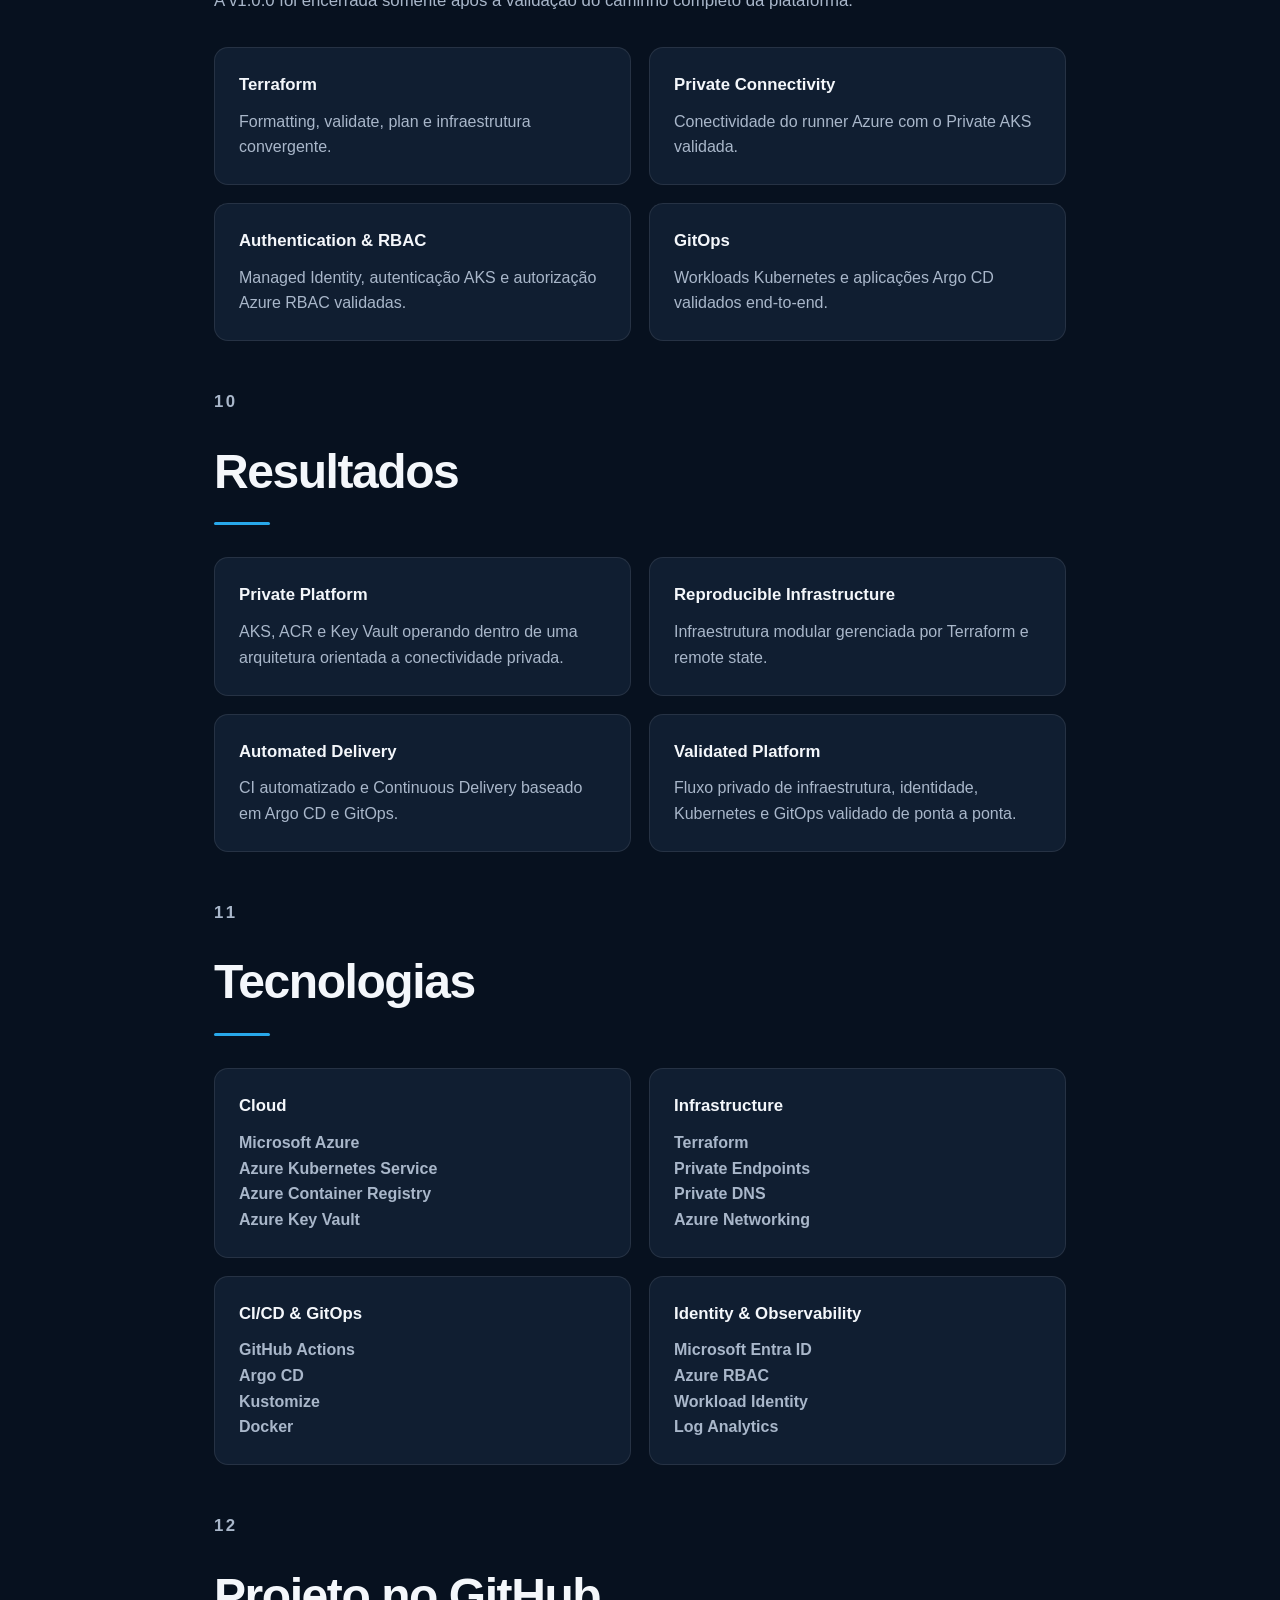
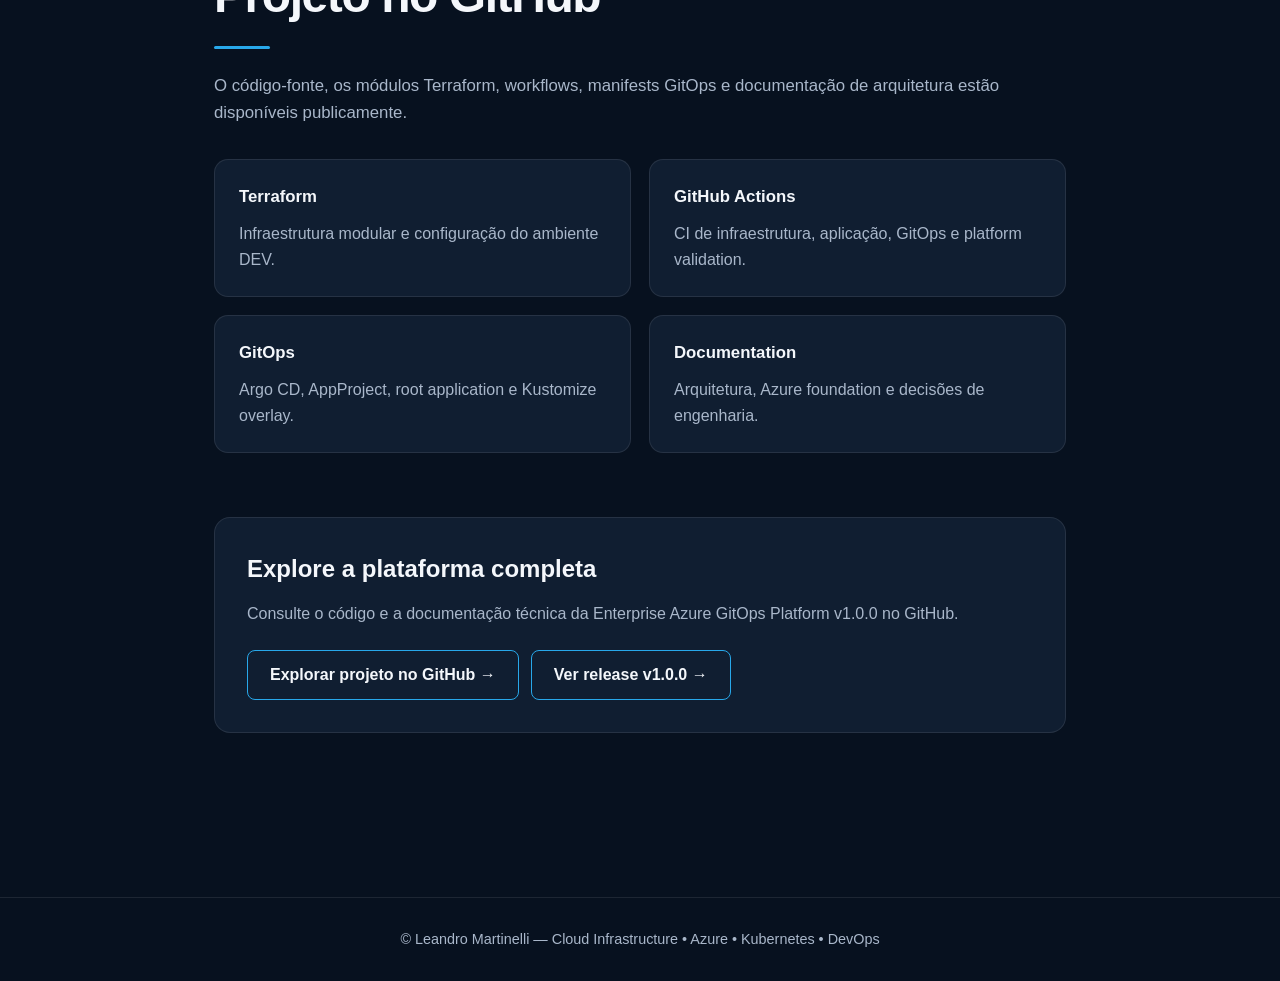
<file: cases/enterprise-azure-gitops-platform.html>
<!DOCTYPE html>
<html lang="pt-BR">
<head>
  <meta charset="UTF-8">
  <meta name="viewport" content="width=device-width, initial-scale=1.0">

  <title>Enterprise Azure GitOps Platform | Leandro Martinelli</title>

  <meta
    name="description"
    content="Case study de uma plataforma GitOps enterprise no Microsoft Azure com Private AKS, Terraform, GitHub Actions, Argo CD, Workload Identity e arquitetura private-by-design."
  >

  <link
    rel="canonical"
    href="https://leandromartinelli.com.br/cases/enterprise-azure-gitops-platform.html"
  >

  <meta property="og:type" content="article">
  <meta property="og:locale" content="pt_BR">
  <meta property="og:site_name" content="Leandro Martinelli">
  <meta property="og:title" content="Enterprise Azure GitOps Platform | Leandro Martinelli">
  <meta
    property="og:description"
    content="Private AKS, Terraform, GitHub Actions, Argo CD, Managed Identity, Workload Identity e validação end-to-end em uma plataforma Azure orientada a GitOps."
  >
  <meta
    property="og:url"
    content="https://leandromartinelli.com.br/cases/enterprise-azure-gitops-platform.html"
  >
  <meta
    property="og:image"
    content="https://leandromartinelli.com.br/assets/images/enterprise-azure-gitops-platform-architecture.png"
  >
  <meta
    property="og:image:alt"
    content="Arquitetura da Enterprise Azure GitOps Platform"
  >

  <meta name="twitter:card" content="summary_large_image">
  <meta name="twitter:title" content="Enterprise Azure GitOps Platform | Leandro Martinelli">
  <meta
    name="twitter:description"
    content="Plataforma Azure private-by-design utilizando Terraform, AKS, GitHub Actions, Argo CD e GitOps."
  >
  <meta
    name="twitter:image"
    content="https://leandromartinelli.com.br/assets/images/enterprise-azure-gitops-platform-architecture.png"
  >

  <link rel="stylesheet" href="../styles.css?v=20261026">
  <link rel="icon" type="image/png" href="../assets/images/favicon.png">
</head>

<body>

  <header>
    <nav>
      <a href="../index.html#inicio">Leandro Martinelli</a>

      <button
          class="nav-toggle"
          type="button"
          aria-label="Abrir menu"
          aria-expanded="false"
          aria-controls="nav-menu"
        >
          <span class="nav-toggle-icon"></span>
        </button>
<div id="nav-menu">
        <a href="../index.html#sobre">Sobre</a>
        <a href="../index.html#especialidades">Especialidades</a>
        <a href="../index.html#projetos">Projetos</a>
        <a href="../index.html#artigos">Artigos</a>
        <a href="../index.html#contato">Contato</a>
      </div>
    </nav>
  </header>

  <main>

    <article class="article-page case-page">

      <div class="article-breadcrumb">
        <a href="../index.html#projetos">← Voltar para projetos</a>
      </div>

      <header class="article-header">

        <p class="article-eyebrow">
          CASE STUDY • AZURE • PLATFORM ENGINEERING • GITOPS
        </p>

        <h1>
          Enterprise Azure GitOps Platform:
          Private AKS, Terraform e GitOps
        </h1>

        <p class="article-subtitle">
          Implementação de uma plataforma Kubernetes enterprise no Microsoft Azure
          combinando infraestrutura privada, Infrastructure as Code, CI/CD,
          identidade baseada em Azure e entrega contínua utilizando GitOps.
        </p>

        <div class="article-meta">
          <span>Microsoft Azure</span>
          <span>AKS</span>
          <span>Terraform</span>
          <span>GitHub Actions</span>
          <span>Argo CD</span>
          <span>GitOps</span>
        </div>

      </header>

      <!-- 01 — CONTEXTO -->

      <section class="article-section">

        <p class="article-section-number">01</p>
        <h2>Contexto</h2>

        <p>
          Plataformas Kubernetes corporativas precisam ir além do simples
          provisionamento de um cluster. Networking privado, identidade,
          segurança, automação, CI/CD, observabilidade e controle de mudanças
          precisam funcionar como partes integradas da plataforma.
        </p>

        <p>
          O Enterprise Azure GitOps Platform foi desenvolvido para reproduzir
          esse cenário utilizando práticas de Platform Engineering e uma
          arquitetura inspirada em ambientes enterprise no Microsoft Azure.
        </p>

        <div class="article-callout">
          <strong>Desafio</strong>
          <p>
            Construir uma plataforma Azure reproduzível e private-by-design,
            eliminando dependência de credenciais persistentes e separando
            claramente Continuous Integration de Continuous Delivery.
          </p>
        </div>

      </section>

      <!-- 02 — OBJETIVO -->

      <section class="article-section">

        <p class="article-section-number">02</p>
        <h2>Objetivo</h2>

        <p>
          Demonstrar um fluxo completo entre desenvolvimento, provisionamento
          de infraestrutura, construção de aplicações e reconciliação GitOps
          em um Azure Kubernetes Service privado.
        </p>

        <div class="article-decision-grid">

          <div class="article-decision-card">
            <h3>Private by Design</h3>
            <p>
              AKS privado, ACR e Key Vault utilizando conectividade privada
              e integração com Private DNS.
            </p>
          </div>

          <div class="article-decision-card">
            <h3>Infrastructure as Code</h3>
            <p>
              Terraform modular responsável pelo provisionamento e gerenciamento
              da infraestrutura Azure.
            </p>
          </div>

          <div class="article-decision-card">
            <h3>Identity First</h3>
            <p>
              Managed Identity, Workload Identity, Microsoft Entra ID e Azure
              RBAC reduzindo a utilização de credenciais persistentes.
            </p>
          </div>

          <div class="article-decision-card">
            <h3>GitOps</h3>
            <p>
              Git como source of truth e Argo CD responsável pela reconciliação
              do estado das aplicações no Kubernetes.
            </p>
          </div>

        </div>

      </section>

      <!-- 03 — ARQUITETURA -->

      <section class="article-section">

        <p class="article-section-number">03</p>
        <h2>Arquitetura</h2>

        <p>
          A arquitetura conecta GitHub, automação de CI e recursos privados
          dentro do Azure. Um self-hosted GitHub Actions runner executado
          dentro da Virtual Network fornece o caminho de automação necessário
          para operar recursos que não são expostos publicamente.
        </p>

        <figure class="case-architecture-diagram">
          <img
            src="../assets/images/enterprise-azure-gitops-platform-architecture.png"
            alt="Arquitetura da Enterprise Azure GitOps Platform"
            loading="lazy"
          >
          <figcaption>
            Arquitetura da plataforma integrando GitHub Actions, Microsoft Entra ID,
            self-hosted runner, Private AKS, ACR, Key Vault, Argo CD e observabilidade.
          </figcaption>
        </figure>

        <div class="article-callout">
          <strong>Ambiente v1.0.0</strong>
          <p>
            A primeira versão estável implementa e valida um ambiente DEV
            completo. HML e PROD permanecem como evolução planejada da
            arquitetura e não fazem parte do escopo implementado na v1.0.0.
          </p>
        </div>

      </section>

      <!-- 04 — AZURE FOUNDATION -->

      <section class="article-section">

        <p class="article-section-number">04</p>
        <h2>Azure Foundation</h2>

        <div class="article-feature-grid">

          <div>
            <h3>Private AKS</h3>
            <p>
              Kubernetes API privado, sem exposição direta do control plane
              para uma estação de desenvolvimento pela Internet.
            </p>
          </div>

          <div>
            <h3>Private ACR</h3>
            <p>
              Azure Container Registry integrado à rede por Private Endpoint
              para armazenamento das imagens da aplicação.
            </p>
          </div>

          <div>
            <h3>Private Key Vault</h3>
            <p>
              Azure Key Vault utilizando Private Endpoint e Private DNS para
              acesso controlado aos secrets da plataforma.
            </p>
          </div>

          <div>
            <h3>Monitoring</h3>
            <p>
              Log Analytics e Container Insights fornecem a base de
              observabilidade da infraestrutura e dos workloads.
            </p>
          </div>

        </div>

      </section>

      <!-- 05 — INFRASTRUCTURE AS CODE -->

      <section class="article-section">

        <p class="article-section-number">05</p>
        <h2>Infrastructure as Code</h2>

        <p>
          Toda a infraestrutura Azure é gerenciada por Terraform utilizando
          módulos reutilizáveis para separar responsabilidades da plataforma.
        </p>

        <div class="article-feature-grid">

          <div>
            <h3>Networking</h3>
            <p>Virtual Network, subnets, Private Endpoints e integração DNS.</p>
          </div>

          <div>
            <h3>AKS</h3>
            <p>Cluster Kubernetes privado, identidade e autorização.</p>
          </div>

          <div>
            <h3>Platform Services</h3>
            <p>ACR, Key Vault e componentes de observabilidade.</p>
          </div>

          <div>
            <h3>Identity</h3>
            <p>Managed Identity, Workload Identity e permissões Azure RBAC.</p>
          </div>

        </div>

        <div class="article-callout">
          <strong>Infrastructure Convergence</strong>
          <p>
            A validação final da v1.0.0 terminou com
            <code>No changes. Your infrastructure matches the configuration.</code>,
            confirmando convergência entre código Terraform, state remoto e
            infraestrutura implantada.
          </p>
        </div>

      </section>

      <!-- 06 — CI/CD E GITOPS -->

      <section class="article-section">

        <p class="article-section-number">06</p>
        <h2>CI/CD &amp; GitOps</h2>

        <p>
          A plataforma separa explicitamente as responsabilidades de CI e CD.
          GitHub Actions executa validações, automações e processos de build,
          enquanto Argo CD controla a entrega das aplicações no Kubernetes.
        </p>

        <div class="article-decision-grid">

          <div class="article-decision-card">
            <h3>GitHub Actions</h3>
            <p>
              Terraform CI, aplicação CI, validação de manifests GitOps e
              validação completa da plataforma.
            </p>
          </div>

          <div class="article-decision-card">
            <h3>Self-hosted Runner</h3>
            <p>
              Runner Linux dentro da rede Azure para acesso ao Private AKS
              e aos recursos privados da plataforma.
            </p>
          </div>

          <div class="article-decision-card">
            <h3>Argo CD</h3>
            <p>
              Responsável por observar o estado desejado no Git e reconciliar
              os recursos Kubernetes.
            </p>
          </div>

          <div class="article-decision-card">
            <h3>Kustomize</h3>
            <p>
              Estrutura declarativa para configuração do ambiente DEV e
              evolução futura dos demais ambientes.
            </p>
          </div>

        </div>

      </section>

      <!-- 07 — IDENTITY & SECURITY -->

      <section class="article-section">

        <p class="article-section-number">07</p>
        <h2>Identity &amp; Security</h2>

        <p>
          A arquitetura privilegia autenticação baseada em identidade em vez
          de secrets persistentes.
        </p>

        <div class="article-feature-grid">

          <div>
            <h3>Microsoft Entra ID</h3>
            <p>
              Integração de identidade para autenticação e autorização dos
              componentes da plataforma.
            </p>
          </div>

          <div>
            <h3>Azure RBAC</h3>
            <p>
              Controle de autorização Azure e integração com o modelo de
              acesso ao AKS.
            </p>
          </div>

          <div>
            <h3>Managed Identity</h3>
            <p>
              O self-hosted runner utiliza System Assigned Managed Identity
              para autenticação no Azure.
            </p>
          </div>

          <div>
            <h3>Workload Identity</h3>
            <p>
              Aplicações Kubernetes podem acessar recursos Azure sem armazenar
              Azure client secrets dentro do cluster.
            </p>
          </div>

        </div>

      </section>

      <!-- 08 — ENGINEERING DECISIONS -->

      <section class="article-section">

        <p class="article-section-number">08</p>
        <h2>Key Engineering Decisions</h2>

        <div class="article-decision-grid">

          <div class="article-decision-card">
            <h3>GitOps Instead of Direct Deployment</h3>
            <p>
              CI não funciona como um segundo control plane de deployment.
              Argo CD mantém Git como source of truth.
            </p>
          </div>

          <div class="article-decision-card">
            <h3>Private AKS</h3>
            <p>
              Operações que precisam acessar o Kubernetes API são executadas
              dentro da rede Azure.
            </p>
          </div>

          <div class="article-decision-card">
            <h3>Managed Identity for CI</h3>
            <p>
              O runner utiliza identidade gerenciada em vez de credenciais
              Azure persistentes no workflow de infraestrutura.
            </p>
          </div>

          <div class="article-decision-card">
            <h3>Validation as a Capability</h3>
            <p>
              A validação da plataforma é automatizada e faz parte do próprio
              ciclo de engenharia.
            </p>
          </div>

        </div>

      </section>

      <!-- 09 — VALIDATION -->

      <section class="article-section">

        <p class="article-section-number">09</p>
        <h2>Validação End-to-End</h2>

        <p>
          A v1.0.0 foi encerrada somente após a validação do caminho completo
          da plataforma.
        </p>

        <div class="article-feature-grid">

          <div>
            <h3>Terraform</h3>
            <p>Formatting, validate, plan e infraestrutura convergente.</p>
          </div>

          <div>
            <h3>Private Connectivity</h3>
            <p>Conectividade do runner Azure com o Private AKS validada.</p>
          </div>

          <div>
            <h3>Authentication &amp; RBAC</h3>
            <p>Managed Identity, autenticação AKS e autorização Azure RBAC validadas.</p>
          </div>

          <div>
            <h3>GitOps</h3>
            <p>Workloads Kubernetes e aplicações Argo CD validados end-to-end.</p>
          </div>

        </div>

      </section>

      <!-- 10 — RESULTADOS -->

      <section class="article-section">

        <p class="article-section-number">10</p>
        <h2>Resultados</h2>

        <div class="article-decision-grid">

          <div class="article-decision-card">
            <h3>Private Platform</h3>
            <p>
              AKS, ACR e Key Vault operando dentro de uma arquitetura
              orientada a conectividade privada.
            </p>
          </div>

          <div class="article-decision-card">
            <h3>Reproducible Infrastructure</h3>
            <p>
              Infraestrutura modular gerenciada por Terraform e remote state.
            </p>
          </div>

          <div class="article-decision-card">
            <h3>Automated Delivery</h3>
            <p>
              CI automatizado e Continuous Delivery baseado em Argo CD e GitOps.
            </p>
          </div>

          <div class="article-decision-card">
            <h3>Validated Platform</h3>
            <p>
              Fluxo privado de infraestrutura, identidade, Kubernetes e GitOps
              validado de ponta a ponta.
            </p>
          </div>

        </div>

      </section>

      <!-- 11 — TECNOLOGIAS -->

      <section class="article-section">

        <p class="article-section-number">11</p>
        <h2>Tecnologias</h2>

        <div class="article-feature-grid">

          <div>
            <h3>Cloud</h3>
            <p>
              <strong>Microsoft Azure</strong><br>
              <strong>Azure Kubernetes Service</strong><br>
              <strong>Azure Container Registry</strong><br>
              <strong>Azure Key Vault</strong>
            </p>
          </div>

          <div>
            <h3>Infrastructure</h3>
            <p>
              <strong>Terraform</strong><br>
              <strong>Private Endpoints</strong><br>
              <strong>Private DNS</strong><br>
              <strong>Azure Networking</strong>
            </p>
          </div>

          <div>
            <h3>CI/CD &amp; GitOps</h3>
            <p>
              <strong>GitHub Actions</strong><br>
              <strong>Argo CD</strong><br>
              <strong>Kustomize</strong><br>
              <strong>Docker</strong>
            </p>
          </div>

          <div>
            <h3>Identity &amp; Observability</h3>
            <p>
              <strong>Microsoft Entra ID</strong><br>
              <strong>Azure RBAC</strong><br>
              <strong>Workload Identity</strong><br>
              <strong>Log Analytics</strong>
            </p>
          </div>

        </div>

      </section>

      <!-- 12 — GITHUB -->

      <section class="article-section">

        <p class="article-section-number">12</p>
        <h2>Projeto no GitHub</h2>

        <p>
          O código-fonte, os módulos Terraform, workflows, manifests GitOps
          e documentação de arquitetura estão disponíveis publicamente.
        </p>

        <div class="article-feature-grid">

          <div>
            <h3>Terraform</h3>
            <p>Infraestrutura modular e configuração do ambiente DEV.</p>
          </div>

          <div>
            <h3>GitHub Actions</h3>
            <p>CI de infraestrutura, aplicação, GitOps e platform validation.</p>
          </div>

          <div>
            <h3>GitOps</h3>
            <p>Argo CD, AppProject, root application e Kustomize overlay.</p>
          </div>

          <div>
            <h3>Documentation</h3>
            <p>Arquitetura, Azure foundation e decisões de engenharia.</p>
          </div>

        </div>

        <div class="case-cta">

          <h2>Explore a plataforma completa</h2>

          <p>
            Consulte o código e a documentação técnica da
            Enterprise Azure GitOps Platform v1.0.0 no GitHub.
          </p>

          <div class="case-cta-actions">
            <a
              href="https://github.com/leandromartinelli-cloud/enterprise-azure-gitops-platform"
              target="_blank"
              rel="noopener noreferrer"
            >
              Explorar projeto no GitHub →
            </a>

            <a
              href="https://github.com/leandromartinelli-cloud/enterprise-azure-gitops-platform/releases/tag/v1.0.0"
              target="_blank"
              rel="noopener noreferrer"
            >
              Ver release v1.0.0 →
            </a>
          </div>

        </div>

      </section>

    </article>

  </main>

  <footer>
    <p>
      © Leandro Martinelli — Cloud Infrastructure • Azure • Kubernetes • DevOps
    </p>
  </footer>

  

  
  <script src="../assets/js/main.js" defer></script>

</body>
</html>
</file>
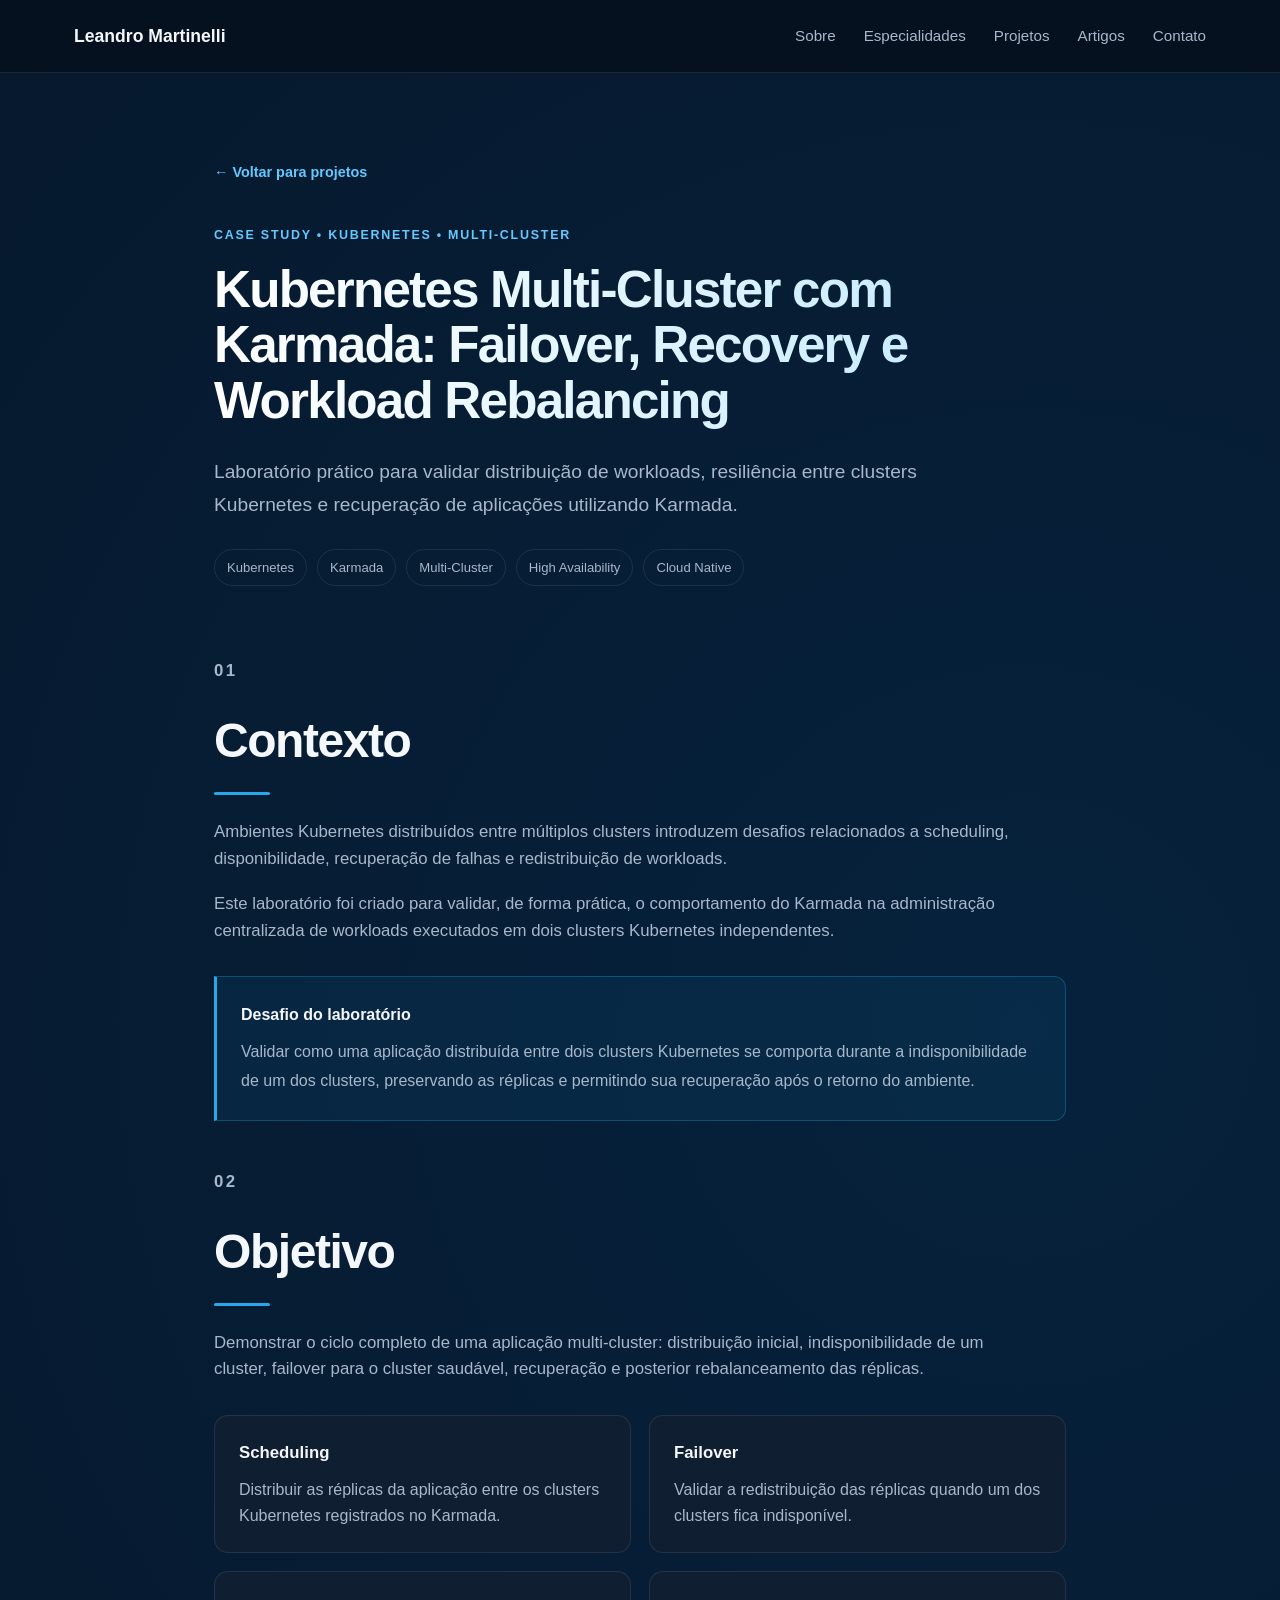
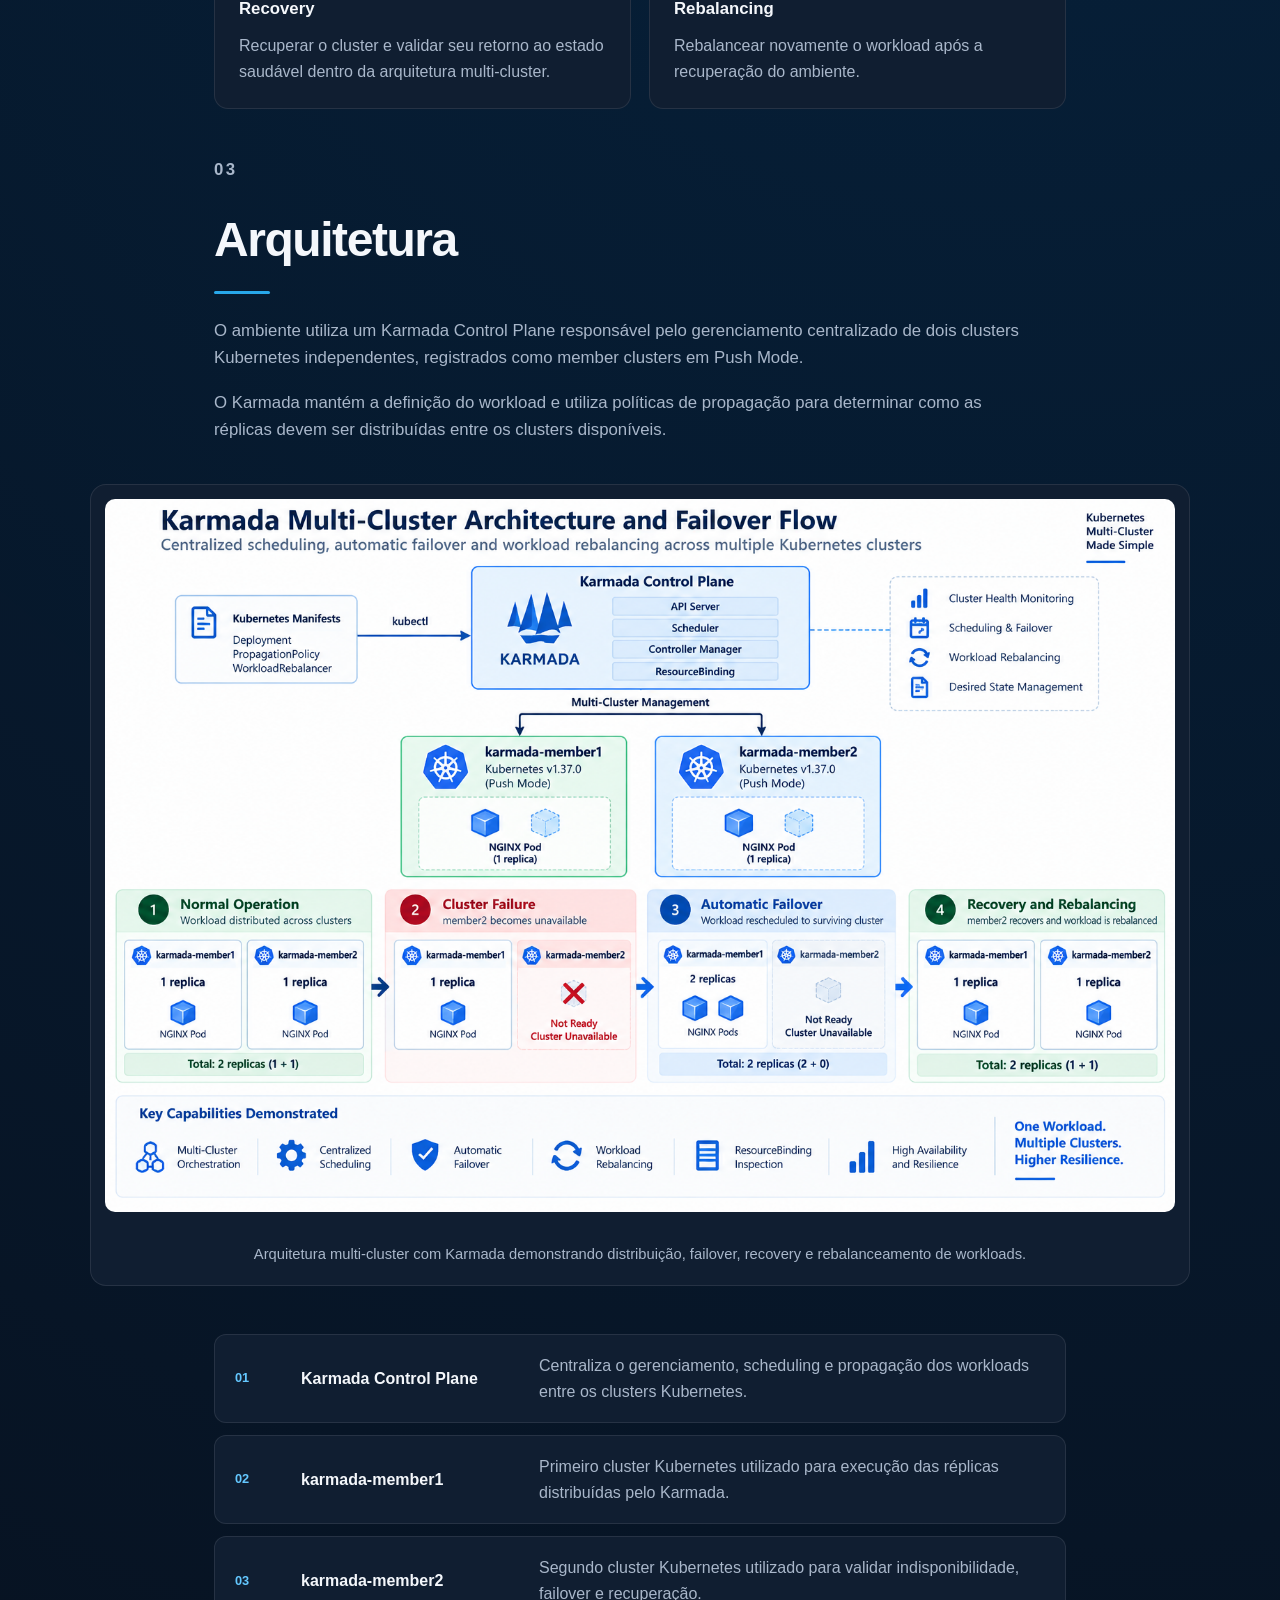
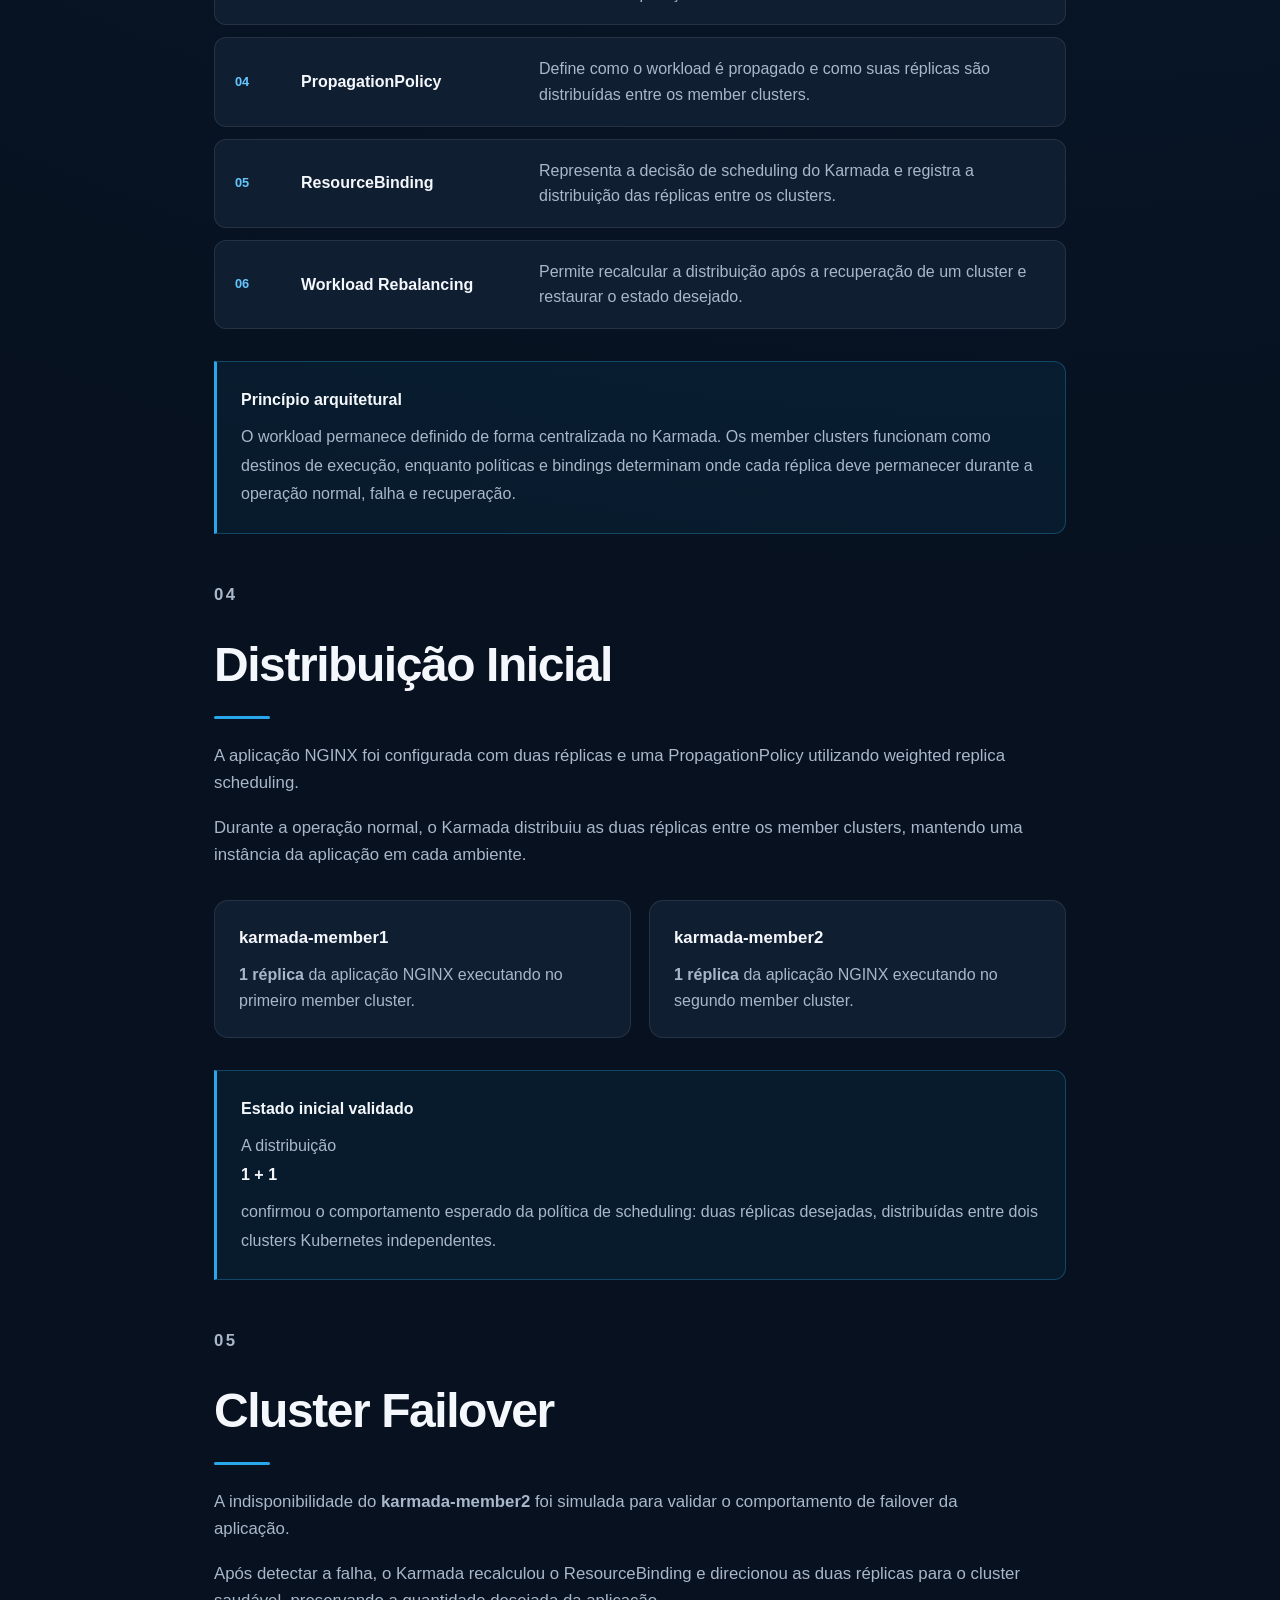
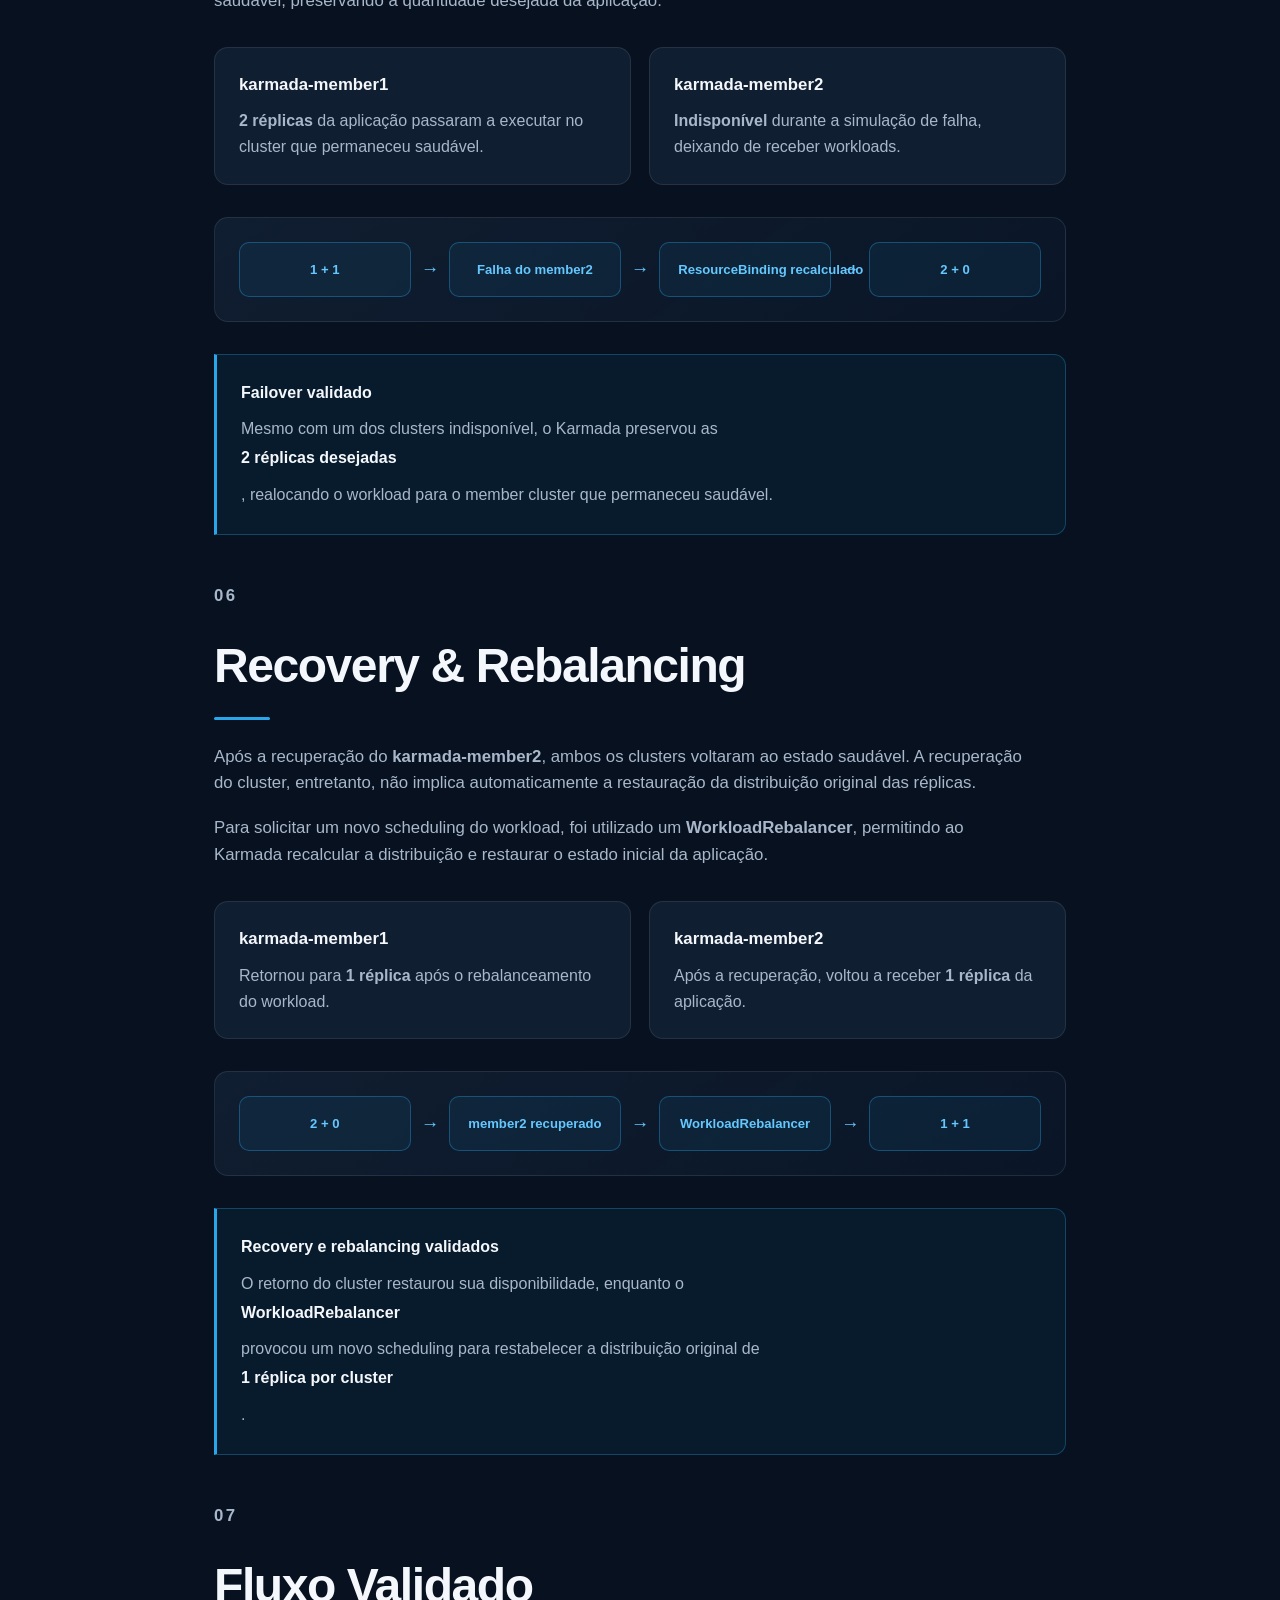
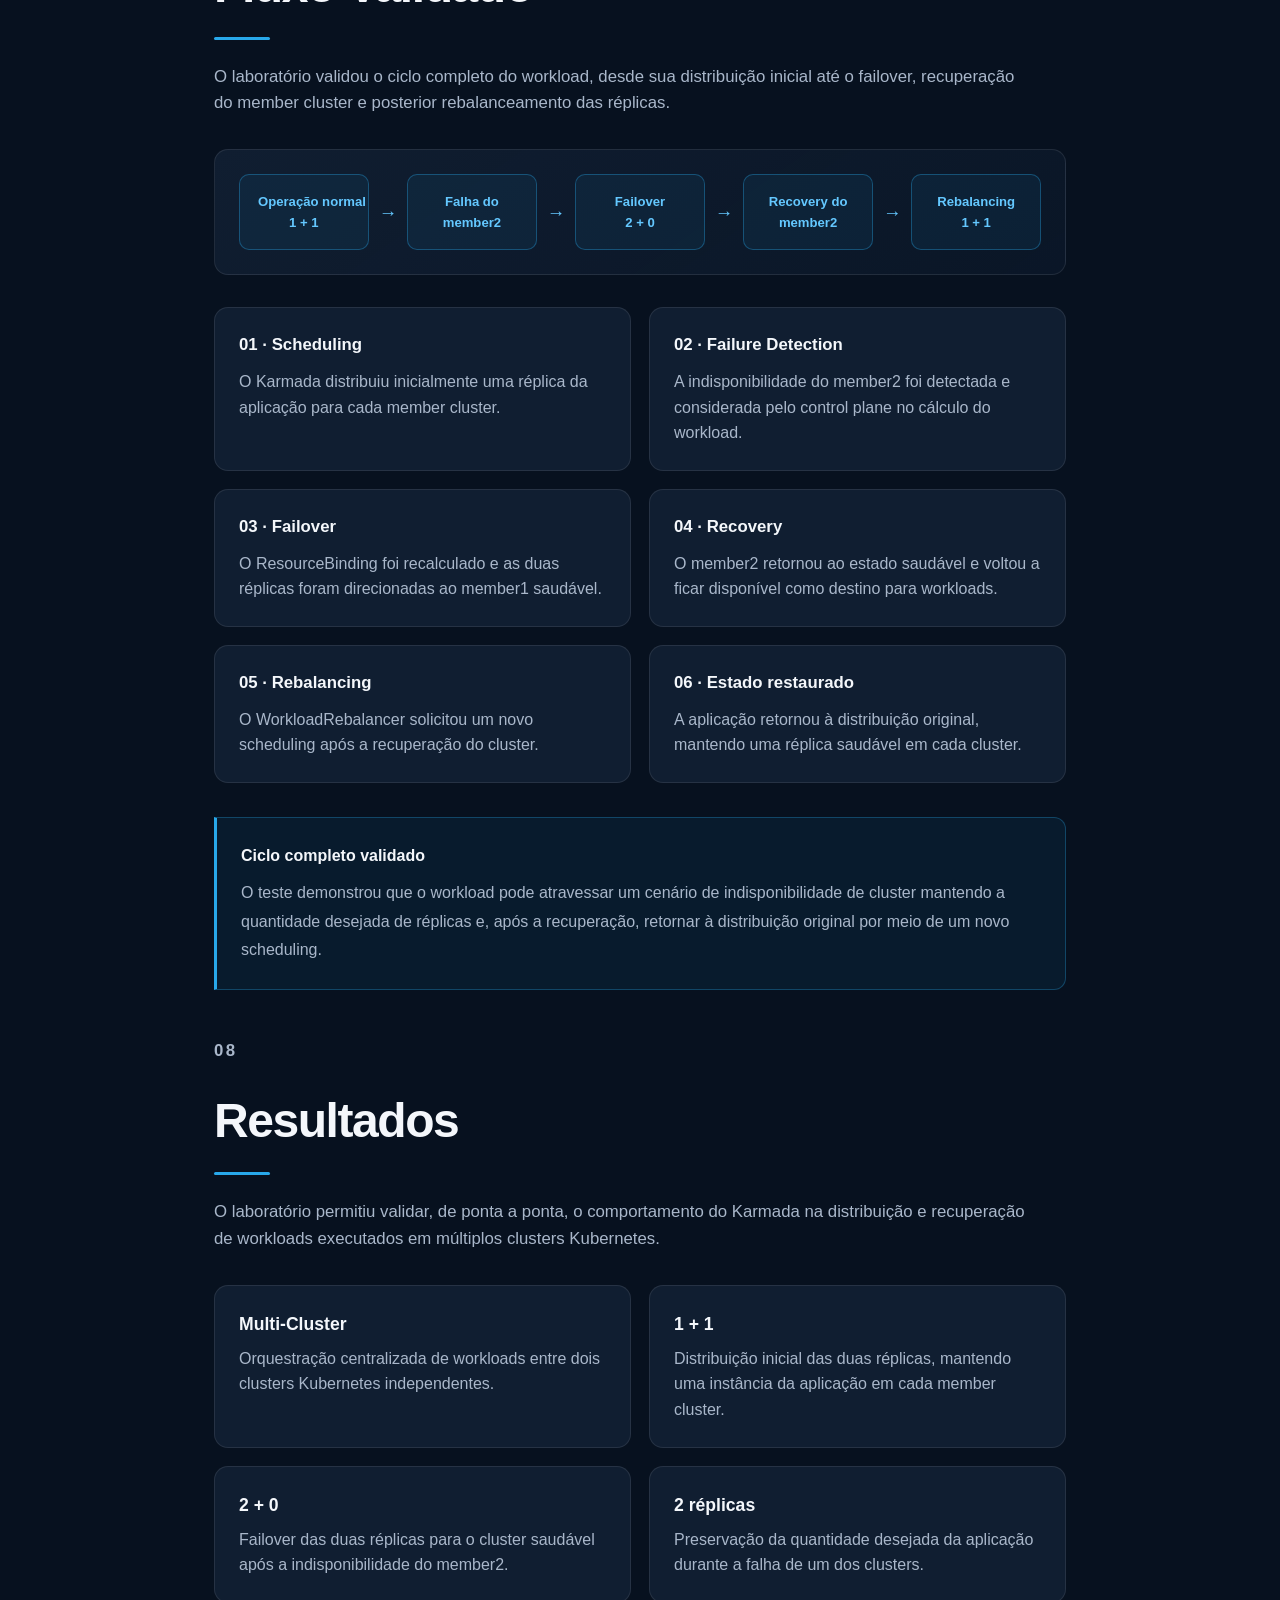
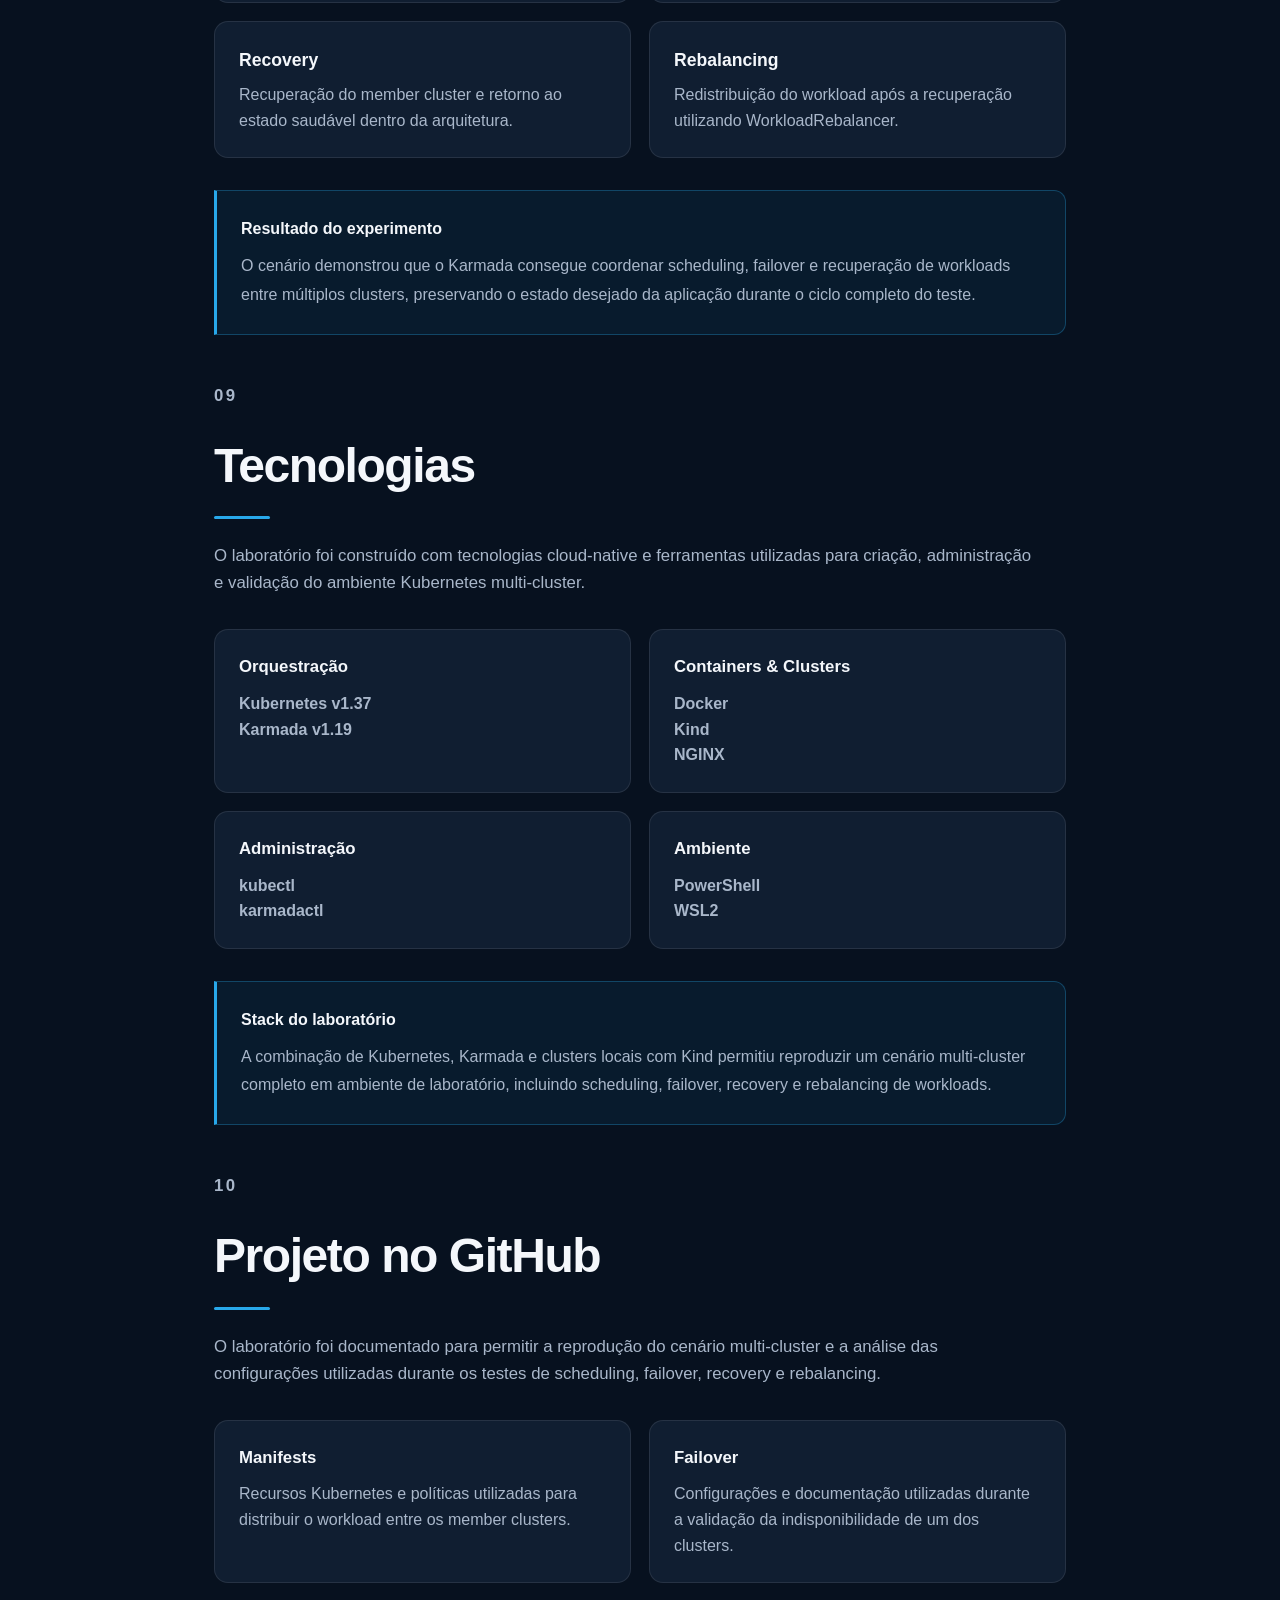
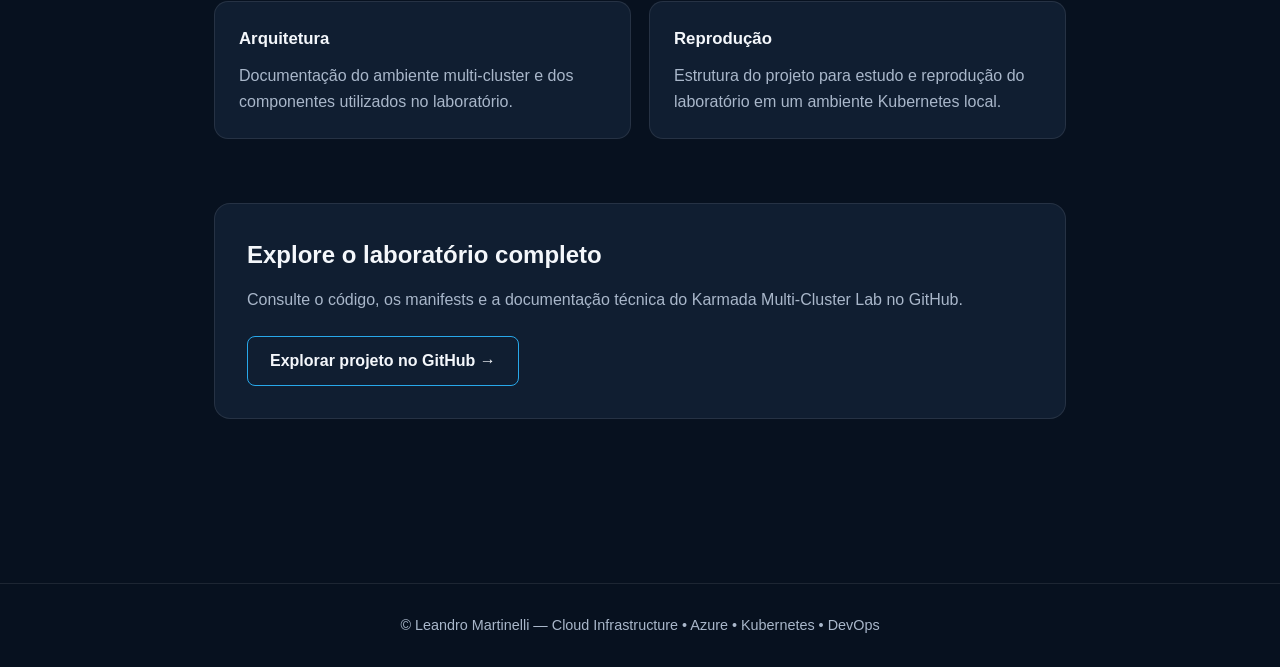
<file: cases/karmada-multicluster.html>
<!DOCTYPE html>
<html lang="pt-BR">
<head>
  <meta charset="UTF-8">
  <meta name="viewport" content="width=device-width, initial-scale=1.0">

  <title>Karmada Multi-Cluster Kubernetes | Leandro Martinelli</title>

  <meta
    name="description"
    content="Case study prático sobre Kubernetes multi-cluster com Karmada, demonstrando distribuição de workloads, failover, recuperação e workload rebalancing."
  >

  <link
    rel="canonical"
    href="https://leandromartinelli.com.br/cases/karmada-multicluster.html"
  >

  <meta property="og:type" content="article">
  <meta property="og:locale" content="pt_BR">
  <meta property="og:site_name" content="Leandro Martinelli">

  <meta
    property="og:title"
    content="Karmada Multi-Cluster Kubernetes | Leandro Martinelli"
  >

  <meta
    property="og:description"
    content="Laboratório prático de Kubernetes multi-cluster com scheduling, failover, recovery e workload rebalancing utilizando Karmada."
  >

  <meta
    property="og:url"
    content="https://leandromartinelli.com.br/cases/karmada-multicluster.html"
  >

  <meta
    property="og:image"
    content="https://leandromartinelli.com.br/assets/images/karmada-multicluster-architecture.png"
  >

  <meta
    property="og:image:alt"
    content="Arquitetura Kubernetes Multi-Cluster com Karmada"
  >

  <meta name="twitter:card" content="summary_large_image">

  <meta
    name="twitter:title"
    content="Karmada Multi-Cluster Kubernetes | Leandro Martinelli"
  >

  <meta
    name="twitter:description"
    content="Kubernetes multi-cluster com scheduling, failover, recovery e workload rebalancing utilizando Karmada."
  >

  <meta
    name="twitter:image"
    content="https://leandromartinelli.com.br/assets/images/karmada-multicluster-architecture.png"
  >

  <link rel="stylesheet" href="../styles.css?v=20261026">
  <link rel="icon" type="image/png" href="../assets/images/favicon.png">
</head>

<body>

  <header>
    <nav>
      <a href="../index.html#inicio">Leandro Martinelli</a>

      <button
          class="nav-toggle"
          type="button"
          aria-label="Abrir menu"
          aria-expanded="false"
          aria-controls="nav-menu"
        >
          <span class="nav-toggle-icon"></span>
        </button>
<div id="nav-menu">
        <a href="../index.html#sobre">Sobre</a>
        <a href="../index.html#especialidades">Especialidades</a>
        <a href="../index.html#projetos">Projetos</a>
        <a href="../index.html#artigos">Artigos</a>
        <a href="../index.html#contato">Contato</a>
      </div>
    </nav>
  </header>

  <main>

    <article class="article-page case-page">

      <div class="article-breadcrumb">
        <a href="../index.html#projetos">← Voltar para projetos</a>
      </div>

      <header class="article-header">

        <p class="article-eyebrow">
          CASE STUDY • KUBERNETES • MULTI-CLUSTER
        </p>

        <h1>
          Kubernetes Multi-Cluster com Karmada:
          Failover, Recovery e Workload Rebalancing
        </h1>

        <p class="article-subtitle">
          Laboratório prático para validar distribuição de workloads,
          resiliência entre clusters Kubernetes e recuperação de aplicações
          utilizando Karmada.
        </p>

        <div class="article-meta">
          <span>Kubernetes</span>
          <span>Karmada</span>
          <span>Multi-Cluster</span>
          <span>High Availability</span>
          <span>Cloud Native</span>
        </div>

      </header>

      <!-- 01 — CONTEXTO -->

      <section class="article-section">

        <p class="article-section-number">01</p>

        <h2>Contexto</h2>

        <p>
          Ambientes Kubernetes distribuídos entre múltiplos clusters
          introduzem desafios relacionados a scheduling, disponibilidade,
          recuperação de falhas e redistribuição de workloads.
        </p>

        <p>
          Este laboratório foi criado para validar, de forma prática,
          o comportamento do Karmada na administração centralizada de
          workloads executados em dois clusters Kubernetes independentes.
        </p>

        <div class="article-callout">
          <strong>Desafio do laboratório</strong>

          <p>
            Validar como uma aplicação distribuída entre dois clusters
            Kubernetes se comporta durante a indisponibilidade de um dos
            clusters, preservando as réplicas e permitindo sua recuperação
            após o retorno do ambiente.
          </p>
        </div>

      </section>


      <!-- 02 — OBJETIVO -->

      <section class="article-section">

        <p class="article-section-number">02</p>

        <h2>Objetivo</h2>

        <p>
          Demonstrar o ciclo completo de uma aplicação multi-cluster:
          distribuição inicial, indisponibilidade de um cluster,
          failover para o cluster saudável, recuperação e posterior
          rebalanceamento das réplicas.
        </p>

        <div class="article-decision-grid">

          <div class="article-decision-card">
            <h3>Scheduling</h3>
            <p>
              Distribuir as réplicas da aplicação entre os clusters
              Kubernetes registrados no Karmada.
            </p>
          </div>

          <div class="article-decision-card">
            <h3>Failover</h3>
            <p>
              Validar a redistribuição das réplicas quando um dos clusters
              fica indisponível.
            </p>
          </div>

          <div class="article-decision-card">
            <h3>Recovery</h3>
            <p>
              Recuperar o cluster e validar seu retorno ao estado saudável
              dentro da arquitetura multi-cluster.
            </p>
          </div>

          <div class="article-decision-card">
            <h3>Rebalancing</h3>
            <p>
              Rebalancear novamente o workload após a recuperação do
              ambiente.
            </p>
          </div>

        </div>

      </section>

      <!-- 03 — ARQUITETURA -->

      <section class="article-section">

        <p class="article-section-number">03</p>

        <h2>Arquitetura</h2>

        <p>
          O ambiente utiliza um Karmada Control Plane responsável pelo
          gerenciamento centralizado de dois clusters Kubernetes independentes,
          registrados como member clusters em Push Mode.
        </p>

        <p>
          O Karmada mantém a definição do workload e utiliza políticas de
          propagação para determinar como as réplicas devem ser distribuídas
          entre os clusters disponíveis.
        </p>

        <figure class="case-architecture-diagram">
          <img
            src="../assets/images/karmada-multicluster-architecture.png"
            alt="Arquitetura Kubernetes Multi-Cluster utilizando Karmada"
            loading="lazy"
          >
          <figcaption>
            Arquitetura multi-cluster com Karmada demonstrando distribuição,
            failover, recovery e rebalanceamento de workloads.
          </figcaption>
        </figure>

        <div class="article-architecture">

          <div>
            <span>01</span>
            <strong>Karmada Control Plane</strong>
            <p>
              Centraliza o gerenciamento, scheduling e propagação dos
              workloads entre os clusters Kubernetes.
            </p>
          </div>

          <div>
            <span>02</span>
            <strong>karmada-member1</strong>
            <p>
              Primeiro cluster Kubernetes utilizado para execução das
              réplicas distribuídas pelo Karmada.
            </p>
          </div>

          <div>
            <span>03</span>
            <strong>karmada-member2</strong>
            <p>
              Segundo cluster Kubernetes utilizado para validar
              indisponibilidade, failover e recuperação.
            </p>
          </div>

          <div>
            <span>04</span>
            <strong>PropagationPolicy</strong>
            <p>
              Define como o workload é propagado e como suas réplicas
              são distribuídas entre os member clusters.
            </p>
          </div>

          <div>
            <span>05</span>
            <strong>ResourceBinding</strong>
            <p>
              Representa a decisão de scheduling do Karmada e registra
              a distribuição das réplicas entre os clusters.
            </p>
          </div>

          <div>
            <span>06</span>
            <strong>Workload Rebalancing</strong>
            <p>
              Permite recalcular a distribuição após a recuperação de
              um cluster e restaurar o estado desejado.
            </p>
          </div>

        </div>

        <div class="article-callout">

          <strong>Princípio arquitetural</strong>

          <p>
            O workload permanece definido de forma centralizada no Karmada.
            Os member clusters funcionam como destinos de execução, enquanto
            políticas e bindings determinam onde cada réplica deve permanecer
            durante a operação normal, falha e recuperação.
          </p>

        </div>

      </section>

      <!-- 04 — ESTADO INICIAL -->

      <section class="article-section">

        <p class="article-section-number">04</p>

        <h2>Distribuição Inicial</h2>

        <p>
          A aplicação NGINX foi configurada com duas réplicas e uma
          PropagationPolicy utilizando weighted replica scheduling.
        </p>

        <p>
          Durante a operação normal, o Karmada distribuiu as duas réplicas
          entre os member clusters, mantendo uma instância da aplicação
          em cada ambiente.
        </p>

        <div class="article-feature-grid">

          <div>
            <h3>karmada-member1</h3>
            <p>
              <strong>1 réplica</strong> da aplicação NGINX executando
              no primeiro member cluster.
            </p>
          </div>

          <div>
            <h3>karmada-member2</h3>
            <p>
              <strong>1 réplica</strong> da aplicação NGINX executando
              no segundo member cluster.
            </p>
          </div>

        </div>

        <div class="article-callout">

          <strong>Estado inicial validado</strong>

          <p>
            A distribuição <strong>1 + 1</strong> confirmou o comportamento
            esperado da política de scheduling: duas réplicas desejadas,
            distribuídas entre dois clusters Kubernetes independentes.
          </p>

        </div>

      </section>

      <!-- 05 — FAILOVER -->

      <section class="article-section">

        <p class="article-section-number">05</p>

        <h2>Cluster Failover</h2>

        <p>
          A indisponibilidade do <strong>karmada-member2</strong> foi
          simulada para validar o comportamento de failover da aplicação.
        </p>

        <p>
          Após detectar a falha, o Karmada recalculou o ResourceBinding
          e direcionou as duas réplicas para o cluster saudável,
          preservando a quantidade desejada da aplicação.
        </p>

        <div class="article-feature-grid">

          <div>
            <h3>karmada-member1</h3>
            <p>
              <strong>2 réplicas</strong> da aplicação passaram a executar
              no cluster que permaneceu saudável.
            </p>
          </div>

          <div>
            <h3>karmada-member2</h3>
            <p>
              <strong>Indisponível</strong> durante a simulação de falha,
              deixando de receber workloads.
            </p>
          </div>

        </div>

        <div class="article-flow process-flow">
          <span>1 + 1</span>
          <span class="article-flow-arrow">→</span>
          <span>Falha do member2</span>
          <span class="article-flow-arrow">→</span>
          <span>ResourceBinding recalculado</span>
          <span class="article-flow-arrow">→</span>
          <span>2 + 0</span>
        </div>

        <div class="article-callout">

          <strong>Failover validado</strong>

          <p>
            Mesmo com um dos clusters indisponível, o Karmada preservou
            as <strong>2 réplicas desejadas</strong>, realocando o workload
            para o member cluster que permaneceu saudável.
          </p>

        </div>

      </section>

      <!-- 06 — RECOVERY -->

      <section class="article-section">

        <p class="article-section-number">06</p>

        <h2>Recovery &amp; Rebalancing</h2>

        <p>
          Após a recuperação do <strong>karmada-member2</strong>, ambos os
          clusters voltaram ao estado saudável. A recuperação do cluster,
          entretanto, não implica automaticamente a restauração da
          distribuição original das réplicas.
        </p>

        <p>
          Para solicitar um novo scheduling do workload, foi utilizado um
          <strong>WorkloadRebalancer</strong>, permitindo ao Karmada recalcular
          a distribuição e restaurar o estado inicial da aplicação.
        </p>

        <div class="article-feature-grid">

          <div>
            <h3>karmada-member1</h3>
            <p>
              Retornou para <strong>1 réplica</strong> após o
              rebalanceamento do workload.
            </p>
          </div>

          <div>
            <h3>karmada-member2</h3>
            <p>
              Após a recuperação, voltou a receber <strong>1 réplica</strong>
              da aplicação.
            </p>
          </div>

        </div>

        <div class="article-flow process-flow">
          <span>2 + 0</span>
          <span class="article-flow-arrow">→</span>
          <span>member2 recuperado</span>
          <span class="article-flow-arrow">→</span>
          <span>WorkloadRebalancer</span>
          <span class="article-flow-arrow">→</span>
          <span>1 + 1</span>
        </div>

        <div class="article-callout">

          <strong>Recovery e rebalancing validados</strong>

          <p>
            O retorno do cluster restaurou sua disponibilidade, enquanto o
            <strong>WorkloadRebalancer</strong> provocou um novo scheduling
            para restabelecer a distribuição original de
            <strong>1 réplica por cluster</strong>.
          </p>

        </div>

      </section>

      <!-- 07 — FLUXO -->

      <section class="article-section">

        <p class="article-section-number">07</p>

        <h2>Fluxo Validado</h2>

        <p>
          O laboratório validou o ciclo completo do workload, desde sua
          distribuição inicial até o failover, recuperação do member cluster
          e posterior rebalanceamento das réplicas.
        </p>

        <div class="article-flow process-flow">
          <span>Operação normal<br>1 + 1</span>
          <span class="article-flow-arrow">→</span>
          <span>Falha do<br>member2</span>
          <span class="article-flow-arrow">→</span>
          <span>Failover<br>2 + 0</span>
          <span class="article-flow-arrow">→</span>
          <span>Recovery do<br>member2</span>
          <span class="article-flow-arrow">→</span>
          <span>Rebalancing<br>1 + 1</span>
        </div>

        <div class="article-decision-grid">

          <div class="article-decision-card">
            <h3>01 · Scheduling</h3>
            <p>
              O Karmada distribuiu inicialmente uma réplica da aplicação
              para cada member cluster.
            </p>
          </div>

          <div class="article-decision-card">
            <h3>02 · Failure Detection</h3>
            <p>
              A indisponibilidade do member2 foi detectada e considerada
              pelo control plane no cálculo do workload.
            </p>
          </div>

          <div class="article-decision-card">
            <h3>03 · Failover</h3>
            <p>
              O ResourceBinding foi recalculado e as duas réplicas foram
              direcionadas ao member1 saudável.
            </p>
          </div>

          <div class="article-decision-card">
            <h3>04 · Recovery</h3>
            <p>
              O member2 retornou ao estado saudável e voltou a ficar
              disponível como destino para workloads.
            </p>
          </div>

          <div class="article-decision-card">
            <h3>05 · Rebalancing</h3>
            <p>
              O WorkloadRebalancer solicitou um novo scheduling após
              a recuperação do cluster.
            </p>
          </div>

          <div class="article-decision-card">
            <h3>06 · Estado restaurado</h3>
            <p>
              A aplicação retornou à distribuição original, mantendo
              uma réplica saudável em cada cluster.
            </p>
          </div>

        </div>

        <div class="article-callout">

          <strong>Ciclo completo validado</strong>

          <p>
            O teste demonstrou que o workload pode atravessar um cenário
            de indisponibilidade de cluster mantendo a quantidade desejada
            de réplicas e, após a recuperação, retornar à distribuição
            original por meio de um novo scheduling.
          </p>

        </div>

      </section>

      <!-- 08 — RESULTADOS -->

      <section class="article-section">

        <p class="article-section-number">08</p>

        <h2>Resultados</h2>

        <p>
          O laboratório permitiu validar, de ponta a ponta, o comportamento
          do Karmada na distribuição e recuperação de workloads executados
          em múltiplos clusters Kubernetes.
        </p>

        <div class="article-result-grid">

          <div>
            <strong>Multi-Cluster</strong>
            <span>
              Orquestração centralizada de workloads entre dois clusters
              Kubernetes independentes.
            </span>
          </div>

          <div>
            <strong>1 + 1</strong>
            <span>
              Distribuição inicial das duas réplicas, mantendo uma instância
              da aplicação em cada member cluster.
            </span>
          </div>

          <div>
            <strong>2 + 0</strong>
            <span>
              Failover das duas réplicas para o cluster saudável após a
              indisponibilidade do member2.
            </span>
          </div>

          <div>
            <strong>2 réplicas</strong>
            <span>
              Preservação da quantidade desejada da aplicação durante
              a falha de um dos clusters.
            </span>
          </div>

          <div>
            <strong>Recovery</strong>
            <span>
              Recuperação do member cluster e retorno ao estado saudável
              dentro da arquitetura.
            </span>
          </div>

          <div>
            <strong>Rebalancing</strong>
            <span>
              Redistribuição do workload após a recuperação utilizando
              WorkloadRebalancer.
            </span>
          </div>

        </div>

        <div class="article-callout">

          <strong>Resultado do experimento</strong>

          <p>
            O cenário demonstrou que o Karmada consegue coordenar scheduling,
            failover e recuperação de workloads entre múltiplos clusters,
            preservando o estado desejado da aplicação durante o ciclo
            completo do teste.
          </p>

        </div>

      </section>

      <!-- 09 — TECNOLOGIAS -->

      <section class="article-section">

        <p class="article-section-number">09</p>

        <h2>Tecnologias</h2>

        <p>
          O laboratório foi construído com tecnologias cloud-native e
          ferramentas utilizadas para criação, administração e validação
          do ambiente Kubernetes multi-cluster.
        </p>

        <div class="article-feature-grid">

          <div>
            <h3>Orquestração</h3>
            <p>
              <strong>Kubernetes v1.37</strong><br>
              <strong>Karmada v1.19</strong>
            </p>
          </div>

          <div>
            <h3>Containers &amp; Clusters</h3>
            <p>
              <strong>Docker</strong><br>
              <strong>Kind</strong><br>
              <strong>NGINX</strong>
            </p>
          </div>

          <div>
            <h3>Administração</h3>
            <p>
              <strong>kubectl</strong><br>
              <strong>karmadactl</strong>
            </p>
          </div>

          <div>
            <h3>Ambiente</h3>
            <p>
              <strong>PowerShell</strong><br>
              <strong>WSL2</strong>
            </p>
          </div>

        </div>

        <div class="article-callout">

          <strong>Stack do laboratório</strong>

          <p>
            A combinação de Kubernetes, Karmada e clusters locais com Kind
            permitiu reproduzir um cenário multi-cluster completo em ambiente
            de laboratório, incluindo scheduling, failover, recovery e
            rebalancing de workloads.
          </p>

        </div>

      </section>

      <!-- 10 — CÓDIGO -->

      <section class="article-section">

        <p class="article-section-number">10</p>

        <h2>Projeto no GitHub</h2>

        <p>
          O laboratório foi documentado para permitir a reprodução do cenário
          multi-cluster e a análise das configurações utilizadas durante os
          testes de scheduling, failover, recovery e rebalancing.
        </p>

        <div class="article-feature-grid">

          <div>
            <h3>Manifests</h3>
            <p>
              Recursos Kubernetes e políticas utilizadas para distribuir
              o workload entre os member clusters.
            </p>
          </div>

          <div>
            <h3>Failover</h3>
            <p>
              Configurações e documentação utilizadas durante a validação
              da indisponibilidade de um dos clusters.
            </p>
          </div>

          <div>
            <h3>Arquitetura</h3>
            <p>
              Documentação do ambiente multi-cluster e dos componentes
              utilizados no laboratório.
            </p>
          </div>

          <div>
            <h3>Reprodução</h3>
            <p>
              Estrutura do projeto para estudo e reprodução do laboratório
              em um ambiente Kubernetes local.
            </p>
          </div>

        </div>

        <div class="case-cta">

          <h2>Explore o laboratório completo</h2>

          <p>
            Consulte o código, os manifests e a documentação técnica do
            Karmada Multi-Cluster Lab no GitHub.
          </p>

          <div class="case-cta-actions">
            <a
              href="https://github.com/leandromartinelli-cloud/karmada-multicluster-lab"
              target="_blank"
              rel="noopener noreferrer"
            >
              Explorar projeto no GitHub →
            </a>
          </div>

        </div>

      </section>

</article>

  </main>

  <footer>
    <p>
      © Leandro Martinelli — Cloud Infrastructure • Azure • Kubernetes • DevOps
    </p>
  </footer>

  

  
  <script src="../assets/js/main.js" defer></script>

</body>
</html>
</file>
<file: styles.css>
:root {
  --bg: #07111f;
  --bg-secondary: #0b1728;
  --card: #101e31;
  --card-hover: #142640;
  --text: #f4f7fb;
  --text-secondary: #a9b7ca;
  --text-primary: #e6edf7;
  --surface: #101e31;
  --azure: #28a8ea;
  --azure-light: #64c8ff;
  --border: rgba(255, 255, 255, 0.09);
  --max-width: 1180px;
}

* {
  margin: 0;
  padding: 0;
  box-sizing: border-box;
}

html {
  scroll-behavior: smooth;
}

body {
  font-family: "Segoe UI", Arial, sans-serif;
  background:
    radial-gradient(circle at 80% 10%, rgba(0, 120, 212, 0.16), transparent 30%),
    var(--bg);
  color: var(--text);
  line-height: 1.6;
}

a {
  color: inherit;
  text-decoration: none;
}

header {
  position: sticky;
  top: 0;
  z-index: 100;
  background: rgba(7, 17, 31, 0.92);
  backdrop-filter: blur(12px);
  border-bottom: 1px solid var(--border);
}

nav {
  max-width: var(--max-width);
  margin: 0 auto;
  min-height: 72px;
  padding: 0 24px;
  display: flex;
  align-items: center;
  justify-content: space-between;
}

nav > a {
  font-size: 1.1rem;
  font-weight: 700;
  color: var(--text);
}

nav div {
  display: flex;
  gap: 28px;
}

nav div a {
  color: var(--text-secondary);
  font-size: 0.95rem;
  transition: color 0.2s ease;
}

nav div a:hover {
  color: var(--azure-light);
}

main {
  overflow: hidden;
}

section {
  max-width: var(--max-width);
  margin: 0 auto;
  padding: 48px 24px;
}

/* Hero */

#inicio {
  min-height: calc(100vh - 72px);
  display: grid;
  grid-template-columns: minmax(0, 1.25fr) minmax(300px, 0.75fr);
  align-items: center;
  gap: 64px;
}

.hero-content {
  min-width: 0;
}

.hero-eyebrow {
  color: var(--azure-light);
  text-transform: uppercase;
  letter-spacing: 0.16em;
  font-size: 0.82rem;
  font-weight: 700;
  margin-bottom: 18px;
}

#inicio h1 {
  font-size: clamp(3rem, 5vw, 4.8rem);
  line-height: 0.98;
  letter-spacing: -0.055em;
  margin-bottom: 18px;
  background: linear-gradient(90deg, #ffffff, #bfe9ff);
  -webkit-background-clip: text;
  -webkit-text-fill-color: transparent;
  background-clip: text;
  color: var(--text);
}

#inicio h2 {
  color: var(--azure-light);
  font-size: clamp(1.25rem, 2.3vw, 2rem);
  line-height: 1.25;
  font-weight: 500;
  margin-bottom: 24px;
}

.hero-description {
  max-width: 700px;
  color: var(--text-secondary);
  font-size: 1.12rem;
  margin-bottom: 36px;
}

.hero-highlights {
  display: grid;
  grid-template-columns: repeat(3, minmax(0, 1fr));
  gap: 12px;
  margin-bottom: 32px;
}

.hero-highlights > div {
  min-width: 0;
  padding: 16px 18px;
  background: rgba(15, 35, 58, 0.55);
  border: 1px solid var(--border);
  border-radius: 12px;
}

.hero-highlights strong {
  display: block;
  color: var(--azure-light);
  font-size: 1.05rem;
  margin-bottom: 5px;
}

.hero-highlights span {
  display: block;
  color: var(--text-secondary);
  font-size: 0.82rem;
  line-height: 1.4;
}

.hero-actions {
  display: flex;
  gap: 14px;
  flex-wrap: wrap;
}

.hero-actions a,
.button {
  display: inline-flex;
  align-items: center;
  justify-content: center;
  min-height: 48px;
  padding: 11px 22px;
  border-radius: 8px;
  font-weight: 600;
  border: 1px solid var(--azure);
  transition:
    transform 0.2s ease,
    background 0.2s ease,
    color 0.2s ease;
}

.button-primary {
  background: var(--azure);
  color: #04101c;
}

.button-secondary {
  color: var(--azure-light);
}

.hero-actions a:hover,
.button:hover {
  transform: translateY(-2px);
  background: var(--azure-light);
  color: #04101c;
}

/* Hero profile */

.hero-profile {
  display: flex;
  align-items: center;
  justify-content: center;
}

.hero-photo-wrapper {
  position: relative;
  width: min(100%, 390px);
  aspect-ratio: 1;
  padding: 7px;
  border-radius: 28px;
  background: linear-gradient(
    145deg,
    rgba(100, 200, 255, 0.95),
    rgba(40, 168, 234, 0.2) 45%,
    rgba(255, 255, 255, 0.08)
  );
  box-shadow:
    0 30px 80px rgba(0, 0, 0, 0.32),
    0 0 70px rgba(40, 168, 234, 0.12);
}

.hero-photo-wrapper::before {
  content: "";
  position: absolute;
  width: 68%;
  height: 68%;
  right: -15%;
  bottom: -15%;
  border-radius: 50%;
  background: rgba(40, 168, 234, 0.13);
  filter: blur(45px);
  z-index: -1;
}

.hero-photo {
  display: block;
  width: 100%;
  height: 100%;
  object-fit: cover;
  object-position: center;
  border-radius: 22px;
  border: 1px solid rgba(255, 255, 255, 0.08);
}

/* Section titles */

section > h2 {
  font-size: clamp(2rem, 4vw, 3rem);
  margin-bottom: 30px;
  letter-spacing: -0.03em;
}

section > h2::after {
  content: "";
  display: block;
  width: 56px;
  height: 3px;
  margin-top: 12px;
  background: var(--azure);
  border-radius: 10px;
}

/* About */

.about-header {
  max-width: 760px;
  margin-bottom: 48px;
}

.about-eyebrow {
  margin-bottom: 12px;
  color: var(--azure-light);
  font-size: 0.78rem;
  font-weight: 700;
  letter-spacing: 0.16em;
}

.about-header h2 {
  margin-bottom: 0;
}

.about-grid {
  display: grid;
  grid-template-columns: minmax(0, 1.15fr) minmax(320px, 0.85fr);
  gap: 72px;
  align-items: start;
}

.about-main {
  max-width: 720px;
}

.about-main p {
  color: var(--text-secondary);
  font-size: 1.05rem;
  margin-bottom: 20px;
}

.about-main .about-lead {
  color: var(--text-primary);
  font-size: 1.22rem;
  line-height: 1.7;
}

.about-principles {
  display: grid;
  gap: 12px;
}

.about-principles article {
  display: grid;
  grid-template-columns: 42px 1fr;
  gap: 16px;
  padding: 20px;
  background: var(--surface);
  border: 1px solid var(--border);
  border-radius: 12px;
}

.about-principles article > span {
  color: var(--azure-light);
  font-size: 0.78rem;
  font-weight: 700;
  letter-spacing: 0.08em;
}

.about-principles h3 {
  margin-bottom: 6px;
  font-size: 1rem;
}

.about-principles p {
  margin: 0;
  color: var(--text-secondary);
  font-size: 0.9rem;
  line-height: 1.55;
}

#sobre {
  padding-bottom: 48px;
}

/* Expertise */

#especialidades > div {
  display: grid;
  grid-template-columns: repeat(3, 1fr);
  gap: 18px;
}

#especialidades article,
#projetos article {
  background: linear-gradient(145deg, var(--card), rgba(11, 23, 40, 0.9));
  border: 1px solid var(--border);
  border-radius: 14px;
  padding: 28px;
  transition:
    transform 0.2s ease,
    border-color 0.2s ease;
}

#especialidades article:hover,
#projetos article:hover {
  transform: translateY(-4px);
  border-color: rgba(40, 168, 234, 0.45);
}

#especialidades h3,
#projetos h3 {
  font-size: 1.25rem;
  margin-bottom: 12px;
}

#especialidades p,
#projetos p {
  color: var(--text-secondary);
}

/* Certifications */

.certifications-intro {
  max-width: 850px;
  margin-bottom: 32px;
  color: var(--text-secondary);
  font-size: 1.08rem;
}

.credentials-summary {
  display: grid;
  grid-template-columns: repeat(3, 1fr);
  gap: 18px;
  margin-bottom: 24px;
}

.credentials-summary > div {
  background: linear-gradient(145deg, var(--card), rgba(11, 23, 40, 0.9));
  border: 1px solid var(--border);
  border-radius: 14px;
  padding: 28px;
  text-align: center;
}

.credentials-summary strong {
  display: block;
  margin-bottom: 6px;
  color: var(--azure);
  font-size: clamp(2rem, 4vw, 3rem);
  line-height: 1;
}

.credentials-summary span {
  color: var(--text-secondary);
  font-size: 0.95rem;
}

.certifications-grid {
  display: grid;
  grid-template-columns: repeat(3, 1fr);
  gap: 18px;
}

.certifications-grid article {
  background: linear-gradient(145deg, var(--card), rgba(11, 23, 40, 0.9));
  border: 1px solid var(--border);
  border-radius: 14px;
  padding: 28px;
  transition:
    transform 0.2s ease,
    border-color 0.2s ease;
}

.certifications-grid article:hover {
  transform: translateY(-4px);
  border-color: rgba(40, 168, 234, 0.45);
}

.certifications-grid h3 {
  margin-bottom: 12px;
  font-size: 1.2rem;
}

.certifications-grid p {
  color: var(--text-secondary);
}

/* Certifications responsive */

@media (max-width: 1000px) {
  .certifications-grid {
    grid-template-columns: repeat(2, 1fr);
  }
}

@media (max-width: 760px) {
  .credentials-summary,
  .certifications-grid {
    grid-template-columns: 1fr;
  }

  .credentials-summary > div,
  .certifications-grid article {
    padding: 22px;
  }
}

.certifications-actions {
  margin-top: 30px;
}

.certifications-actions a {
  display: inline-flex;
  align-items: center;
  justify-content: center;
}

/* Projects */

.project-card {
  display: grid;
  grid-template-columns: minmax(0, 1.2fr) minmax(300px, 0.8fr);
  gap: 48px;
  align-items: stretch;
  max-width: none;
  padding: 36px;
}

.project-content {
  display: flex;
  flex-direction: column;
  align-items: flex-start;
}

.project-tech {
  color: var(--azure-light);
  font-size: 0.8rem;
  font-weight: 700;
  text-transform: uppercase;
  letter-spacing: 0.08em;
  margin-bottom: 14px;
}

#projetos .project-card h3 {
  font-size: clamp(1.8rem, 3vw, 2.4rem);
  line-height: 1.15;
  margin-bottom: 18px;
}

.project-description {
  max-width: 680px;
  color: var(--text-secondary);
  font-size: 1.03rem;
  margin-bottom: 28px;
}

.project-highlights {
  display: grid;
  grid-template-columns: repeat(2, 1fr);
  gap: 12px;
  width: 100%;
  margin-bottom: 28px;
}

.project-highlights > div {
  padding: 16px;
  background: rgba(255, 255, 255, 0.025);
  border: 1px solid var(--border);
  border-radius: 10px;
}

.project-highlights strong {
  display: block;
  color: var(--text);
  font-size: 0.9rem;
  margin-bottom: 7px;
}

.project-highlights span {
  display: block;
  color: var(--text-secondary);
  font-size: 0.84rem;
  line-height: 1.5;
}

#projetos .project-link {
  display: inline-flex;
  align-items: center;
  margin-top: 4px;
  color: var(--azure-light);
  font-weight: 600;
  transition:
    color 0.2s ease,
    transform 0.2s ease;
}

#projetos .project-link:hover {
  color: #ffffff;
  text-decoration: none;
  transform: translateX(3px);
}

/* Project architecture */

.project-architecture {
  position: relative;
  display: flex;
  flex-direction: column;
  justify-content: center;
  min-height: 100%;
  padding: 28px;
  overflow: hidden;
  border: 1px solid rgba(40, 168, 234, 0.18);
  border-radius: 14px;
  background:
    radial-gradient(
      circle at 80% 15%,
      rgba(40, 168, 234, 0.14),
      transparent 38%
    ),
    rgba(4, 16, 28, 0.55);
}

.project-architecture::before {
  content: "";
  position: absolute;
  width: 180px;
  height: 180px;
  right: -70px;
  bottom: -80px;
  border-radius: 50%;
  background: rgba(40, 168, 234, 0.08);
  filter: blur(20px);
}

.architecture-label {
  position: relative;
  z-index: 1;
  color: var(--azure-light);
  font-size: 0.72rem;
  font-weight: 700;
  letter-spacing: 0.16em;
  margin-bottom: 24px;
}

.architecture-flow {
  position: relative;
  z-index: 1;
  display: flex;
  flex-direction: column;
  align-items: stretch;
}

.architecture-node {
  padding: 14px 16px;
  border: 1px solid var(--border);
  border-radius: 10px;
  background: rgba(16, 30, 49, 0.88);
}

.architecture-node strong {
  display: block;
  color: var(--text);
  font-size: 0.98rem;
  margin-bottom: 2px;
}

.architecture-node span {
  display: block;
  color: var(--text-secondary);
  font-size: 0.78rem;
}

.architecture-node-primary {
  border-color: rgba(100, 200, 255, 0.55);
  background:
    linear-gradient(
      135deg,
      rgba(40, 168, 234, 0.18),
      rgba(16, 30, 49, 0.9)
    );
  box-shadow: 0 0 28px rgba(40, 168, 234, 0.08);
}

.architecture-node-primary strong {
  color: var(--azure-light);
}

.architecture-arrow {
  align-self: center;
  padding: 5px 0;
  color: var(--azure-light);
  font-size: 1.05rem;
  line-height: 1;
  transform: rotate(90deg);
}

/* Project responsive */

@media (max-width: 1000px) {
  .project-card {
    grid-template-columns: 1fr;
    gap: 30px;
  }

  .project-architecture {
    min-height: auto;
  }

  .architecture-flow {
    display: grid;
    grid-template-columns: 1fr auto 1fr auto 1fr auto 1fr;
    align-items: center;
    gap: 8px;
  }

  .architecture-arrow {
    padding: 0;
    transform: none;
  }
}

@media (max-width: 760px) {
  .project-card {
    padding: 18px;
  }

  .project-highlights {
    grid-template-columns: 1fr;
  }

  .architecture-flow {
    display: flex;
    flex-direction: column;
    align-items: stretch;
    gap: 0;
  }

  .architecture-arrow {
    align-self: center;
    padding: 5px 0;
    transform: rotate(90deg);
  }
}

/* Articles & Technical Content */

.content-header {
  display: grid;
  grid-template-columns: minmax(0, 1fr) minmax(320px, 0.7fr);
  gap: 48px;
  align-items: end;
  margin-bottom: 36px;
}

.content-header h2 {
  font-size: clamp(2rem, 4vw, 3rem);
  letter-spacing: -0.03em;
}

.content-header h2::after {
  content: "";
  display: block;
  width: 56px;
  height: 3px;
  margin-top: 12px;
  background: var(--azure);
  border-radius: 10px;
}

.content-eyebrow {
  color: var(--azure-light);
  font-size: 0.78rem;
  font-weight: 700;
  text-transform: uppercase;
  letter-spacing: 0.14em;
  margin-bottom: 10px;
}

.content-intro {
  color: var(--text-secondary);
  font-size: 1rem;
  line-height: 1.7;
}

.content-grid {
  display: grid;
  grid-template-columns: repeat(3, 1fr);
  gap: 18px;
}

.content-card {
  position: relative;
  display: flex;
  flex-direction: column;
  min-height: 360px;
  padding: 26px;
  overflow: hidden;
  background:
    linear-gradient(
      145deg,
      var(--card),
      rgba(11, 23, 40, 0.9)
    );
  border: 1px solid var(--border);
  border-radius: 14px;
  transition:
    transform 0.2s ease,
    border-color 0.2s ease;
}

.content-card:hover {
  transform: translateY(-4px);
  border-color: rgba(40, 168, 234, 0.45);
}

.content-card-featured {
  border-color: rgba(40, 168, 234, 0.32);
  background:
    radial-gradient(
      circle at 90% 5%,
      rgba(40, 168, 234, 0.13),
      transparent 35%
    ),
    linear-gradient(
      145deg,
      var(--card),
      rgba(11, 23, 40, 0.9)
    );
}

.content-card-top {
  display: flex;
  align-items: center;
  justify-content: space-between;
  gap: 16px;
  margin-bottom: 22px;
}

.content-category {
  color: var(--azure-light);
  font-size: 0.75rem;
  font-weight: 700;
  text-transform: uppercase;
  letter-spacing: 0.08em;
}

.content-number {
  color: rgba(169, 183, 202, 0.35);
  font-size: 1.3rem;
  font-weight: 700;
}

.content-card h3 {
  max-width: 330px;
  color: var(--text);
  font-size: 1.35rem;
  line-height: 1.25;
  margin-bottom: 16px;
}

.content-card > p {
  color: var(--text-secondary);
  font-size: 0.95rem;
  line-height: 1.65;
  margin-bottom: 22px;
}

.content-tags {
  display: flex;
  flex-wrap: wrap;
  gap: 7px;
  margin-bottom: 24px;
}

.content-tags span {
  padding: 5px 9px;
  color: var(--text-secondary);
  font-size: 0.72rem;
  border: 1px solid var(--border);
  border-radius: 6px;
  background: rgba(255, 255, 255, 0.025);
}

.content-status {
  display: inline-flex;
  align-items: center;
  align-self: flex-start;
  margin-top: auto;
  color: var(--azure-light);
  font-size: 0.78rem;
  font-weight: 600;
}

.content-status::before {
  content: "";
  width: 6px;
  height: 6px;
  margin-right: 8px;
  border-radius: 50%;
  background: var(--azure);
  box-shadow: 0 0 10px rgba(40, 168, 234, 0.45);
}

.content-link {
  display: inline-flex;
  align-items: center;
  margin-top: 22px;
  color: var(--azure-light);
  font-size: 0.95rem;
  font-weight: 700;
  transition: transform 0.2s ease, color 0.2s ease;
}

.content-link:hover {
  color: var(--text);
  transform: translateX(4px);
}

/* Contact */

.contact-header {
  max-width: 820px;
  margin-bottom: 36px;
}

.contact-eyebrow {
  color: var(--azure-light);
  font-size: 0.78rem;
  font-weight: 700;
  letter-spacing: 0.16em;
  text-transform: uppercase;
  margin-bottom: 12px;
}

#contato .contact-intro {
  max-width: 760px;
  color: var(--text-secondary);
  font-size: 1.08rem;
  line-height: 1.7;
  margin: 0;
}

.contact-grid {
  display: grid;
  grid-template-columns: repeat(3, 1fr);
  gap: 18px;
  margin-bottom: 32px;
}

.contact-card {
  position: relative;
  background: linear-gradient(145deg, var(--card), rgba(11, 23, 40, 0.9));
  border: 1px solid var(--border);
  border-radius: 14px;
  padding: 28px;
  transition:
    transform 0.2s ease,
    border-color 0.2s ease;
}

.contact-card:hover {
  transform: translateY(-4px);
  border-color: rgba(40, 168, 234, 0.45);
}

.contact-number {
  display: block;
  color: var(--azure-light);
  font-size: 0.78rem;
  font-weight: 700;
  letter-spacing: 0.12em;
  margin-bottom: 22px;
}

.contact-card h3 {
  font-size: 1.2rem;
  margin-bottom: 12px;
}

#contato .contact-card p {
  color: var(--text-secondary);
  line-height: 1.65;
  margin: 0;
}

.contact-actions {
  display: flex;
  gap: 14px;
  flex-wrap: wrap;
}

#contato .contact-actions a {
  margin: 0;
}

@media (max-width: 850px) {
  .contact-grid {
    grid-template-columns: 1fr;
  }
}

/* Technical content responsive */

@media (max-width: 950px) {
  .content-header {
    grid-template-columns: 1fr;
    gap: 18px;
  }

  .content-intro {
    max-width: 760px;
  }

  .content-grid {
    grid-template-columns: 1fr;
  }

  .content-card {
    min-height: auto;
  }

  .content-card h3 {
    max-width: none;
  }

  .content-status {
    margin-top: 8px;
  }
}

@media (max-width: 560px) {
  .content-header {
    margin-bottom: 28px;
  }

  .content-card {
    padding: 22px;
  }

  .content-card-top {
    margin-bottom: 18px;
  }

  .content-number {
    font-size: 1.1rem;
  }
}

.hero-profile {
  justify-content: center;
}

.hero-photo-wrapper {
  width: min(100%, 300px);
  border-radius: 22px;
}

.hero-photo {
  border-radius: 17px;
}

/* Footer */

footer {
  border-top: 1px solid var(--border);
  color: var(--text-secondary);
  text-align: center;
  padding: 30px 24px;
  font-size: 0.9rem;
}

/* Technical Article */

.article-page {
  max-width: 100%;
}

.technical-article {
  max-width: 960px;
  margin: 0 auto;
  padding: 72px 24px 96px;
}

.article-breadcrumb {
  display: flex;
  align-items: center;
  gap: 10px;
  margin-bottom: 42px;
  color: var(--text-secondary);
  font-size: 0.9rem;
}

.article-breadcrumb a {
  color: var(--azure-light);
}

.article-breadcrumb a:hover {
  text-decoration: underline;
}

.article-header {
  position: static;
  background: none;
  backdrop-filter: none;
  border: 0;
  margin-bottom: 64px;
}

.article-category {
  margin-bottom: 18px;
  color: var(--azure-light);
  font-size: 0.82rem;
  font-weight: 700;
  letter-spacing: 0.14em;
  text-transform: uppercase;
}

.article-header h1 {
  max-width: 850px;
  margin-bottom: 24px;
  font-size: clamp(2.8rem, 6vw, 4.8rem);
  line-height: 1.03;
  letter-spacing: -0.05em;
  background: linear-gradient(90deg, #ffffff, #bfe9ff);
  -webkit-background-clip: text;
  -webkit-text-fill-color: transparent;
  background-clip: text;
}

.article-lead {
  max-width: 820px;
  margin-bottom: 26px;
  color: var(--text-secondary);
  font-size: 1.25rem;
  line-height: 1.7;
}

.article-meta {
  display: flex;
  flex-wrap: wrap;
  gap: 9px;
  color: var(--text-secondary);
  font-size: 0.9rem;
}

.article-content {
  max-width: 860px;
  margin: 0;
  padding: 0;
}

.article-content h2 {
  margin: 64px 0 20px;
  font-size: clamp(1.7rem, 3vw, 2.25rem);
  line-height: 1.2;
  letter-spacing: -0.025em;
}

.article-content h2::after {
  content: "";
  display: block;
  width: 44px;
  height: 3px;
  margin-top: 12px;
  border-radius: 10px;
  background: var(--azure);
}

.article-content p {
  margin-bottom: 20px;
  color: var(--text-secondary);
  font-size: 1.07rem;
  line-height: 1.8;
}

.article-content ul {
  margin: 6px 0 26px 24px;
  color: var(--text-secondary);
}

.article-content li {
  margin-bottom: 10px;
  padding-left: 5px;
  line-height: 1.7;
}

.article-content code {
  padding: 2px 6px;
  border: 1px solid var(--border);
  border-radius: 5px;
  background: var(--bg-secondary);
  color: var(--azure-light);
  font-family: Consolas, "Courier New", monospace;
  font-size: 0.92em;
}

.article-callout {
  margin: 34px 0;
  padding: 24px 26px;
  border: 1px solid rgba(40, 168, 234, 0.3);
  border-left: 4px solid var(--azure);
  border-radius: 10px;
  background: rgba(40, 168, 234, 0.07);
  color: var(--text-secondary);
  line-height: 1.8;
}

.article-callout strong {
  color: var(--text);
}

.article-flow {
  display: flex;
  align-items: center;
  justify-content: center;
  gap: 12px;
  margin: 34px 0;
  padding: 24px;
  overflow-x: auto;
  border: 1px solid var(--border);
  border-radius: 14px;
  background: linear-gradient(145deg, var(--card), rgba(11, 23, 40, 0.9));
}

.article-flow > span:not(.article-flow-arrow) {
  flex: 0 0 auto;
  padding: 10px 14px;
  border: 1px solid rgba(40, 168, 234, 0.28);
  border-radius: 8px;
  background: rgba(40, 168, 234, 0.07);
  color: var(--text);
  font-size: 0.9rem;
  font-weight: 600;
}

.article-flow-arrow {
  flex: 0 0 auto;
  color: var(--azure-light);
  font-weight: 700;
}

.article-table-wrapper {
  margin: 32px 0;
  overflow-x: auto;
  border: 1px solid var(--border);
  border-radius: 14px;
}

.article-table {
  width: 100%;
  min-width: 680px;
  border-collapse: collapse;
  background: rgba(16, 30, 49, 0.7);
}

.article-table th,
.article-table td {
  padding: 16px 18px;
  border-bottom: 1px solid var(--border);
  text-align: left;
  vertical-align: top;
}

.article-table th {
  background: rgba(40, 168, 234, 0.08);
  color: var(--azure-light);
  font-size: 0.9rem;
}

.article-table td {
  color: var(--text-secondary);
  font-size: 0.95rem;
}

.article-table tbody tr:last-child td {
  border-bottom: 0;
}

.article-decision-grid {
  display: grid;
  grid-template-columns: repeat(2, minmax(0, 1fr));
  gap: 18px;
  margin: 34px 0;
}

.article-decision-card {
  padding: 26px;
  border: 1px solid var(--border);
  border-radius: 14px;
  background: linear-gradient(145deg, var(--card), rgba(11, 23, 40, 0.9));
}

.article-decision-card > span {
  display: inline-block;
  margin-bottom: 14px;
  color: var(--azure-light);
  font-size: 0.8rem;
  font-weight: 700;
  letter-spacing: 0.08em;
  text-transform: uppercase;
}

.article-decision-card h3 {
  margin-bottom: 16px;
  font-size: 1.15rem;
}

.article-decision-card ul {
  margin: 0 0 0 18px;
}

.article-decision-card li:last-child {
  margin-bottom: 0;
}

.article-author {
  position: static;
  margin-top: 72px;
  padding: 34px;
  border: 1px solid var(--border);
  border-radius: 16px;
  background: linear-gradient(145deg, var(--card), rgba(11, 23, 40, 0.9));
  backdrop-filter: none;
}

.article-author-label {
  margin-bottom: 8px;
  color: var(--azure-light);
  font-size: 0.78rem;
  font-weight: 700;
  letter-spacing: 0.12em;
  text-transform: uppercase;
}

.article-author h2 {
  margin-bottom: 12px;
  font-size: 1.7rem;
}

.article-author p:not(.article-author-label) {
  max-width: 700px;
  margin: 0 auto 18px;
  color: var(--text-secondary);
}

.article-author a {
  color: var(--azure-light);
  font-weight: 600;
}

.article-author a:hover {
  text-decoration: underline;
}

@media (max-width: 760px) {
  .technical-article {
    padding: 52px 20px 72px;
  }

  .article-breadcrumb {
    margin-bottom: 32px;
  }

  .article-header {
    margin-bottom: 48px;
  }

  .article-header h1 {
    font-size: clamp(2.5rem, 12vw, 3.7rem);
  }

  .article-lead {
    font-size: 1.08rem;
  }

  .article-meta {
    gap: 6px 8px;
  }

  .article-content h2 {
    margin-top: 52px;
  }

  .article-flow {
    justify-content: flex-start;
  }

  .article-decision-grid {
    grid-template-columns: 1fr;
  }

  .article-author {
    margin-top: 56px;
    padding: 26px 22px;
  }
}

/* V7 — Technical Case Study */

.case-page {
  max-width: 900px;
  margin: 0 auto;
  padding: 88px 24px 100px;
}

.case-page .article-breadcrumb {
  margin-bottom: 42px;
}

.case-page .article-breadcrumb a {
  color: var(--azure-light);
  font-weight: 600;
}

.case-page .article-header {
  margin-bottom: 72px;
}

.case-page .article-eyebrow {
  margin-bottom: 16px;
  color: var(--azure-light);
  font-size: 0.78rem;
  font-weight: 700;
  letter-spacing: 0.14em;
}

.case-page .article-header h1 {
  max-width: 850px;
  margin-bottom: 24px;
  font-size: clamp(2.8rem, 6vw, 4.8rem);
  line-height: 1.05;
}

.case-page .article-subtitle {
  max-width: 760px;
  margin-bottom: 28px;
  color: var(--text-secondary);
  font-size: 1.2rem;
  line-height: 1.7;
}

.case-page .article-meta {
  display: flex;
  flex-wrap: wrap;
  gap: 10px;
}

.case-page .article-meta span {
  padding: 7px 12px;
  border: 1px solid var(--border);
  border-radius: 999px;
  color: var(--text-secondary);
  font-size: 0.82rem;
}

.case-page .article-section {
  margin-bottom: 48px;
  padding: 0;
}

.case-page .article-section-number {
  margin-bottom: 10px;
  color: var(--azure-light);
  font-size: 0.8rem;
  font-weight: 700;
  letter-spacing: 0.14em;
}

.case-page .article-section h2 {
  margin-bottom: 24px;
}

.case-page .article-section > p {
  max-width: 820px;
  margin-bottom: 18px;
  color: var(--text-secondary);
  font-size: 1.05rem;
}

.case-page .article-callout {
  margin-top: 32px;
  padding: 24px;
  border-left: 3px solid var(--azure);
  background: rgba(40, 168, 234, 0.07);
  border-radius: 0 12px 12px 0;
}

.case-page .article-callout strong {
  display: block;
  margin-bottom: 8px;
  color: var(--text);
}

.case-page .article-callout p {
  margin: 0;
  color: var(--text-secondary);
}

.case-page .article-callout a {
  color: var(--azure-light);
  font-weight: 600;
}

.case-page .article-decision-grid,
.case-page .article-feature-grid,
.case-page .article-result-grid {
  display: grid;
  grid-template-columns: repeat(2, 1fr);
  gap: 18px;
  margin-top: 32px;
}

.case-page .article-decision-card,
.case-page .article-feature-grid > div,
.case-page .article-result-grid > div {
  padding: 24px;
  border: 1px solid var(--border);
  border-radius: 14px;
  background: var(--card);
}

.case-page .article-decision-card h3,
.case-page .article-feature-grid h3 {
  margin-bottom: 10px;
  font-size: 1.05rem;
}

.case-page .article-decision-card p,
.case-page .article-feature-grid p {
  color: var(--text-secondary);
}

.case-page .article-architecture {
  display: grid;
  gap: 12px;
  margin-top: 32px;
}

.case-page .article-architecture > div {
  display: grid;
  grid-template-columns: 48px 220px 1fr;
  align-items: center;
  gap: 18px;
  padding: 18px 20px;
  border: 1px solid var(--border);
  border-radius: 12px;
  background: var(--card);
}

.case-page .article-architecture span,
.case-page .article-flow span {
  color: var(--azure-light);
  font-size: 0.8rem;
  font-weight: 700;
}

.case-page .article-architecture strong {
  font-size: 1rem;
}

.case-page .article-architecture p {
  color: var(--text-secondary);
}

.case-page .article-flow {
  display: grid;
  grid-template-columns: repeat(4, 1fr);
  gap: 14px;
  margin-top: 32px;
}

.case-page .article-flow > div {
  padding: 22px;
  border: 1px solid var(--border);
  border-radius: 14px;
  background: var(--card);
}

.case-page .article-flow strong {
  display: block;
  margin: 10px 0 8px;
}

.case-page .article-flow p {
  color: var(--text-secondary);
  font-size: 0.92rem;
}

.case-page .article-result-grid {
  grid-template-columns: repeat(2, 1fr);
}

.case-page .article-result-grid > div {
  display: flex;
  flex-direction: column;
  gap: 8px;
}

.case-page .article-result-grid strong {
  font-size: 1.1rem;
}

.case-page .article-result-grid span {
  color: var(--text-secondary);
}

.case-page .article-author {
  margin-top: 100px;
  padding-top: 36px;
  border-top: 1px solid var(--border);
}

.case-page .article-author-label {
  margin-bottom: 8px;
  color: var(--azure-light);
  font-size: 0.8rem;
  font-weight: 700;
  letter-spacing: 0.12em;
}

.case-page .article-author h2 {
  margin-bottom: 12px;
}

.case-page .article-author p {
  max-width: 700px;
  margin-inline: auto;
  color: var(--text-secondary);
}

.case-page .article-author a {
  display: inline-block;
  margin-top: 18px;
  color: var(--azure-light);
  font-weight: 600;
}

@media (max-width: 700px) {
  .case-page {
    padding: 64px 20px 80px;
  }

  .case-page .case-architecture-diagram {
    width: 100%;
    margin-left: 0;
    transform: none;
  }

  .case-page .article-header {
    margin-bottom: 56px;
  }

  .case-page .article-section {
    margin-bottom: 64px;
  }

  .case-page .article-decision-grid,
  .case-page .article-feature-grid,
  .case-page .article-result-grid {
    grid-template-columns: 1fr;
  }

  .case-page .article-flow {
    grid-template-columns: repeat(2, 1fr);
  }

  .case-page .article-architecture > div {
    grid-template-columns: 42px 1fr;
  }

  .case-page .article-architecture p {
    grid-column: 2;
  }
}

@media (max-width: 480px) {
  .case-page .article-flow {
    grid-template-columns: 1fr;
  }

  .case-page .article-header h1 {
    font-size: 2.7rem;
  }
}

.case-page .case-architecture-diagram {
  width: min(1100px, calc(100vw - 48px));
  margin: 40px 0 48px;
  margin-left: 50%;
  transform: translateX(-50%);
  padding: 14px;
  border: 1px solid var(--border);
  border-radius: 16px;
  background: var(--card);
  overflow: hidden;
}

.case-page .case-architecture-diagram img {
  display: block;
  width: 100%;
  height: auto;
  border-radius: 10px;
}

.case-page .case-architecture-diagram figcaption {
  padding: 16px 8px 4px;
  color: var(--text-secondary);
  font-size: 0.82rem;
  line-height: 1.5;
  text-align: center;
}

/* Case Study CTA */

.case-page .case-cta {
  margin: 64px 0;
  padding: 32px;
  border: 1px solid var(--border);
  border-radius: 16px;
  background: var(--card);
}

.case-page .case-cta h2 {
  margin-bottom: 12px;
}

.case-page .case-cta p {
  max-width: 720px;
  margin-bottom: 24px;
  color: var(--text-secondary);
}

.case-page .case-cta-actions {
  display: flex;
  gap: 12px;
  flex-wrap: wrap;
}

.case-page .case-cta-actions a {
  display: inline-flex;
  align-items: center;
  justify-content: center;
  min-height: 48px;
  padding: 11px 22px;
  border: 1px solid var(--azure);
  border-radius: 8px;
  font-weight: 600;
  transition:
    transform 0.2s ease,
    background 0.2s ease,
    color 0.2s ease;
}

.case-page .case-cta-actions a:hover {
  transform: translateY(-2px);
  background: var(--azure-light);
  color: #04101c;
}
/* Responsive */

@media (max-width: 950px) {
  #inicio {
    grid-template-columns: 1fr;
    gap: 48px;
    padding-top: 72px;
    padding-bottom: 72px;
  }

  .hero-content {
    max-width: 800px;
  }

  .hero-profile {
    justify-content: flex-start;
  }

  .hero-photo-wrapper {
    width: min(100%, 340px);
  }

  #especialidades > div {
    grid-template-columns: repeat(2, 1fr);
  }

  .about-grid {
    grid-template-columns: 1fr;
    gap: 40px;
  }

  .about-main {
    max-width: 800px;
  }

  .about-principles {
    max-width: 800px;
  }
}

@media (max-width: 850px) {
  nav {
    min-height: 64px;
  }

  nav div {
    display: none;
  }

  section {
    padding: 32px 20px;
  }

  #inicio {
    min-height: auto;
  }
}

@media (max-width: 560px) {
  #inicio {
    gap: 40px;
  }

  #inicio h1 {
    font-size: clamp(3rem, 15vw, 4.2rem);
  }

  .hero-description {
    font-size: 1rem;
  }

  .hero-highlights {
    grid-template-columns: 1fr;
  }

  .hero-highlights {
    grid-template-columns: 1fr;
    gap: 8px;
    margin-bottom: 24px;
  }

  .hero-highlights > div {
    display: grid;
    grid-template-columns: 72px 1fr;
    align-items: center;
    gap: 12px;
    padding: 12px 16px;
  }

  .hero-highlights strong {
    margin-bottom: 0;
  }

  .hero-highlights span {
    font-size: 0.8rem;
  }

  .hero-actions {
    width: 100%;
  }

  .hero-actions .button {
    flex: 1 1 100%;
  }

  .hero-profile {
    justify-content: center;
  }

  .hero-photo-wrapper {
    width: min(100%, 300px);
    border-radius: 22px;
  }

  .hero-photo {
    border-radius: 17px;
  }

  #especialidades > div {
    grid-template-columns: 1fr;
  }

  .about-header {
    margin-bottom: 28px;
  }

  .about-grid {
    gap: 28px;
  }

  .about-main .about-lead {
    font-size: 1.05rem;
    line-height: 1.6;
  }

  .about-main p {
    font-size: 0.95rem;
    line-height: 1.65;
    margin-bottom: 16px;
  }

  .about-principles article {
    grid-template-columns: 34px 1fr;
    gap: 12px;
    padding: 16px;
  }
}

/* Case Study — Process diagrams */

.case-page .article-flow.process-flow {
  display: flex;
  align-items: center;
  justify-content: space-between;
  gap: 10px;
  margin: 32px 0;
  padding: 24px;
  overflow: hidden;
  border: 1px solid var(--border);
  border-radius: 14px;
  background: linear-gradient(145deg, var(--card), rgba(11, 23, 40, 0.9));
}

.case-page .article-flow.process-flow > span:not(.article-flow-arrow) {
  flex: 1 1 0px;
  min-width: 0;
  padding: 16px 18px;
  border: 1px solid rgba(40, 168, 234, 0.35);
  border-radius: 10px;
  background: rgba(40, 168, 234, 0.07);
  color: var(--azure-light);
  font-size: 0.82rem;
  font-weight: 700;
  text-align: center;
  white-space: nowrap;
}

.case-page .article-flow.process-flow .article-flow-arrow {
  flex: 0 0 auto;
  padding: 0;
  border: 0;
  background: transparent;
  color: var(--azure-light);
  font-size: 1.15rem;
  font-weight: 700;
}

@media (max-width: 760px) {
  .case-page .article-flow.process-flow {
    flex-direction: column;
    align-items: stretch;
    overflow-x: visible;
  }

  .case-page .article-flow.process-flow > span:not(.article-flow-arrow) {
    flex: none;
    width: 100%;
  }

  .case-page .article-flow.process-flow .article-flow-arrow {
    align-self: center;
    transform: rotate(90deg);
  }
}

/* Karmada case study — responsive title */
.case-page .article-header h1 {
  max-width: 900px;
  font-size: clamp(2.4rem, 4vw, 3.4rem);
  line-height: 1.08;
  letter-spacing: -0.035em;
  padding-bottom: 0.08em;
}

@media (max-width: 760px) {
  .case-page .article-header h1 {
    font-size: clamp(1.8rem, 7.5vw, 2.3rem);
    line-height: 1.08;
    letter-spacing: -0.03em;
  }
}
/* Data de publicacao nos cards de artigo */
.content-date {
  font-style: normal;
  font-weight: 500;
  text-transform: none;
  letter-spacing: 0.04em;
  color: var(--text-secondary);
}
/* Correcao 6: fluxo de artigo empilhado no mobile (WCAG 1.4.10) */

@media (max-width: 760px) {
  .technical-article .article-flow {
    flex-direction: column;
    align-items: stretch;
    overflow-x: visible;
  }

  .technical-article .article-flow > span:not(.article-flow-arrow) {
    flex: none;
    width: 100%;
    text-align: center;
  }

  .technical-article .article-flow .article-flow-arrow {
    align-self: center;
    transform: rotate(90deg);
  }
}
/* Menu mobile */

.nav-toggle {
  display: none;
}

@media (max-width: 850px) {
  .nav-toggle {
    display: inline-flex;
    align-items: center;
    justify-content: center;
    width: 44px;
    height: 44px;
    padding: 0;
    border: 1px solid var(--border);
    border-radius: 10px;
    background: transparent;
    cursor: pointer;
  }

  .nav-toggle-icon,
  .nav-toggle-icon::before,
  .nav-toggle-icon::after {
    display: block;
    width: 20px;
    height: 2px;
    background: var(--text);
    transition: transform 0.2s ease, opacity 0.2s ease;
  }

  .nav-toggle-icon {
    position: relative;
  }

  .nav-toggle-icon::before,
  .nav-toggle-icon::after {
    content: "";
    position: absolute;
    left: 0;
  }

  .nav-toggle-icon::before {
    top: -6px;
  }

  .nav-toggle-icon::after {
    top: 6px;
  }

  .nav-toggle[aria-expanded="true"] .nav-toggle-icon {
    background: transparent;
  }

  .nav-toggle[aria-expanded="true"] .nav-toggle-icon::before {
    top: 0;
    transform: rotate(45deg);
  }

  .nav-toggle[aria-expanded="true"] .nav-toggle-icon::after {
    top: 0;
    transform: rotate(-45deg);
  }

  nav div.nav-open {
    display: flex;
    flex-direction: column;
    align-items: stretch;
    gap: 4px;
    position: absolute;
    top: 64px;
    left: 0;
    right: 0;
    padding: 16px 24px 20px;
    background: rgba(7, 17, 31, 0.97);
    border-bottom: 1px solid var(--border);
  }

  nav div.nav-open a {
    padding: 12px 0;
    font-size: 1rem;
  }
}
/* Tabela e bloco de codigo nos artigos */

.article-content table {
  width: 100%;
  border-collapse: collapse;
  margin: 30px 0;
  font-size: 0.97rem;
}

.article-content th,
.article-content td {
  padding: 12px 14px;
  border-bottom: 1px solid var(--border);
  text-align: left;
  vertical-align: top;
}

.article-content th {
  color: var(--text);
  font-weight: 600;
  background: rgba(40, 168, 234, 0.06);
}

.article-content td {
  color: var(--text-secondary);
}

.article-content tbody tr:last-child td {
  border-bottom: 0;
}

.article-content pre {
  margin: 26px 0;
  padding: 20px;
  border: 1px solid var(--border);
  border-radius: 10px;
  background: var(--bg-secondary);
  overflow-x: auto;
}

.article-content pre code {
  padding: 0;
  border: 0;
  background: none;
  color: var(--text-secondary);
  font-size: 0.9rem;
  line-height: 1.75;
}

@media (max-width: 560px) {
  .article-content th,
  .article-content td {
    padding: 10px 10px;
    font-size: 0.92rem;
  }
}
/* Case study — codigo e legenda do diagrama */

.case-page code {
  padding: 2px 6px;
  border: 1px solid var(--border);
  border-radius: 5px;
  background: var(--bg-secondary);
  color: var(--azure-light);
  font-family: Consolas, "Courier New", monospace;
  font-size: 0.92em;
}

.case-page pre {
  margin: 28px 0;
  padding: 22px;
  border: 1px solid var(--border);
  border-radius: 12px;
  background: var(--bg-secondary);
  overflow-x: auto;
}

.case-page pre code {
  padding: 0;
  border: 0;
  background: none;
  color: var(--text-secondary);
  font-size: 0.88rem;
  line-height: 1.8;
}

.case-page .case-architecture-diagram img {
  display: block;
  width: 100%;
  height: auto;
  border-radius: 10px;
}

.case-page .case-architecture-diagram figcaption {
  margin-top: 14px;
  color: var(--text-secondary);
  font-size: 0.92rem;
  line-height: 1.7;
}
/* Icone nos botoes */

.button-with-icon {
  gap: 9px;
}

.button-icon {
  width: 18px;
  height: 18px;
  flex: 0 0 auto;
  transition: transform 0.2s ease;
}

.button-with-icon:hover .button-icon {
  transform: scale(1.08);
}

@media (max-width: 560px) {
  .button-icon {
    width: 16px;
    height: 16px;
  }
}
/* Icone do LinkedIn via CSS - nao depende de alteracao no HTML */

.contact-actions a[href*="linkedin.com"] {
  gap: 9px;
}

.contact-actions a[href*="linkedin.com"]::before {
  content: "";
  display: inline-block;
  width: 18px;
  height: 18px;
  flex: 0 0 auto;
  background-color: currentColor;
  -webkit-mask-image: url("data:image/svg+xml,%3Csvg xmlns='http://www.w3.org/2000/svg' viewBox='0 0 24 24'%3E%3Cpath d='M20.45 20.45h-3.56v-5.57c0-1.33-.03-3.04-1.85-3.04-1.85 0-2.13 1.45-2.13 2.94v5.67H9.35V9h3.42v1.56h.05a3.75 3.75 0 0 1 3.37-1.85c3.6 0 4.27 2.37 4.27 5.46v6.28zM5.34 7.43a2.07 2.07 0 1 1 0-4.14 2.07 2.07 0 0 1 0 4.14zM7.12 20.45H3.56V9h3.56v11.45z'/%3E%3C/svg%3E");
  mask-image: url("data:image/svg+xml,%3Csvg xmlns='http://www.w3.org/2000/svg' viewBox='0 0 24 24'%3E%3Cpath d='M20.45 20.45h-3.56v-5.57c0-1.33-.03-3.04-1.85-3.04-1.85 0-2.13 1.45-2.13 2.94v5.67H9.35V9h3.42v1.56h.05a3.75 3.75 0 0 1 3.37-1.85c3.6 0 4.27 2.37 4.27 5.46v6.28zM5.34 7.43a2.07 2.07 0 1 1 0-4.14 2.07 2.07 0 0 1 0 4.14zM7.12 20.45H3.56V9h3.56v11.45z'/%3E%3C/svg%3E");
  -webkit-mask-size: contain;
  mask-size: contain;
  -webkit-mask-repeat: no-repeat;
  mask-repeat: no-repeat;
  -webkit-mask-position: center;
  mask-position: center;
}

@media (max-width: 560px) {
  .contact-actions a[href*="linkedin.com"]::before {
    width: 16px;
    height: 16px;
  }
}

/* Icones dos botoes de contato: e-mail e GitHub */

.contact-actions a[href^="mailto:"],
.contact-actions a[href*="github.com"] {
  gap: 9px;
}

.contact-actions a[href^="mailto:"]::before,
.contact-actions a[href*="github.com"]::before {
  content: "";
  display: inline-block;
  width: 18px;
  height: 18px;
  flex: 0 0 auto;
  background-color: currentColor;
  -webkit-mask-size: contain;
  mask-size: contain;
  -webkit-mask-repeat: no-repeat;
  mask-repeat: no-repeat;
  -webkit-mask-position: center;
  mask-position: center;
}

.contact-actions a[href^="mailto:"]::before {
  -webkit-mask-image: url("data:image/svg+xml,%3Csvg xmlns=%27http://www.w3.org/2000/svg%27 viewBox=%270 0 24 24%27%3E%3Cpath d=%27M2 5.5A2.5 2.5 0 0 1 4.5 3h15A2.5 2.5 0 0 1 22 5.5v13a2.5 2.5 0 0 1-2.5 2.5h-15A2.5 2.5 0 0 1 2 18.5v-13zm2.2.3 7.8 5.6 7.8-5.6H4.2zm15.8 1.9-7.3 5.2a1 1 0 0 1-1.4 0L4 7.7v10.8c0 .28.22.5.5.5h15a.5.5 0 0 0 .5-.5V7.7z%27/%3E%3C/svg%3E");
  mask-image: url("data:image/svg+xml,%3Csvg xmlns=%27http://www.w3.org/2000/svg%27 viewBox=%270 0 24 24%27%3E%3Cpath d=%27M2 5.5A2.5 2.5 0 0 1 4.5 3h15A2.5 2.5 0 0 1 22 5.5v13a2.5 2.5 0 0 1-2.5 2.5h-15A2.5 2.5 0 0 1 2 18.5v-13zm2.2.3 7.8 5.6 7.8-5.6H4.2zm15.8 1.9-7.3 5.2a1 1 0 0 1-1.4 0L4 7.7v10.8c0 .28.22.5.5.5h15a.5.5 0 0 0 .5-.5V7.7z%27/%3E%3C/svg%3E");
}

.contact-actions a[href*="github.com"]::before {
  -webkit-mask-image: url("data:image/svg+xml,%3Csvg xmlns=%27http://www.w3.org/2000/svg%27 viewBox=%270 0 24 24%27%3E%3Cpath d=%27M12 .5C5.73.5.5 5.73.5 12c0 5.08 3.29 9.39 7.86 10.91.58.11.79-.25.79-.55v-2.1c-3.2.7-3.88-1.4-3.88-1.4-.53-1.34-1.29-1.7-1.29-1.7-1.05-.72.08-.7.08-.7 1.16.08 1.77 1.19 1.77 1.19 1.03 1.77 2.7 1.26 3.36.96.1-.75.4-1.26.73-1.55-2.55-.29-5.23-1.28-5.23-5.7 0-1.26.45-2.29 1.19-3.1-.12-.29-.52-1.46.11-3.05 0 0 .97-.31 3.18 1.18a11.1 11.1 0 0 1 5.79 0c2.2-1.49 3.17-1.18 3.17-1.18.63 1.59.23 2.76.11 3.05.74.81 1.19 1.84 1.19 3.1 0 4.43-2.69 5.41-5.25 5.69.41.36.78 1.06.78 2.14v3.17c0 .31.21.67.8.55A11.51 11.51 0 0 0 23.5 12C23.5 5.73 18.27.5 12 .5z%27/%3E%3C/svg%3E");
  mask-image: url("data:image/svg+xml,%3Csvg xmlns=%27http://www.w3.org/2000/svg%27 viewBox=%270 0 24 24%27%3E%3Cpath d=%27M12 .5C5.73.5.5 5.73.5 12c0 5.08 3.29 9.39 7.86 10.91.58.11.79-.25.79-.55v-2.1c-3.2.7-3.88-1.4-3.88-1.4-.53-1.34-1.29-1.7-1.29-1.7-1.05-.72.08-.7.08-.7 1.16.08 1.77 1.19 1.77 1.19 1.03 1.77 2.7 1.26 3.36.96.1-.75.4-1.26.73-1.55-2.55-.29-5.23-1.28-5.23-5.7 0-1.26.45-2.29 1.19-3.1-.12-.29-.52-1.46.11-3.05 0 0 .97-.31 3.18 1.18a11.1 11.1 0 0 1 5.79 0c2.2-1.49 3.17-1.18 3.17-1.18.63 1.59.23 2.76.11 3.05.74.81 1.19 1.84 1.19 3.1 0 4.43-2.69 5.41-5.25 5.69.41.36.78 1.06.78 2.14v3.17c0 .31.21.67.8.55A11.51 11.51 0 0 0 23.5 12C23.5 5.73 18.27.5 12 .5z%27/%3E%3C/svg%3E");
}

@media (max-width: 560px) {
  .contact-actions a[href^="mailto:"]::before,
  .contact-actions a[href*="github.com"]::before {
    width: 16px;
    height: 16px;
  }
}
</file>
